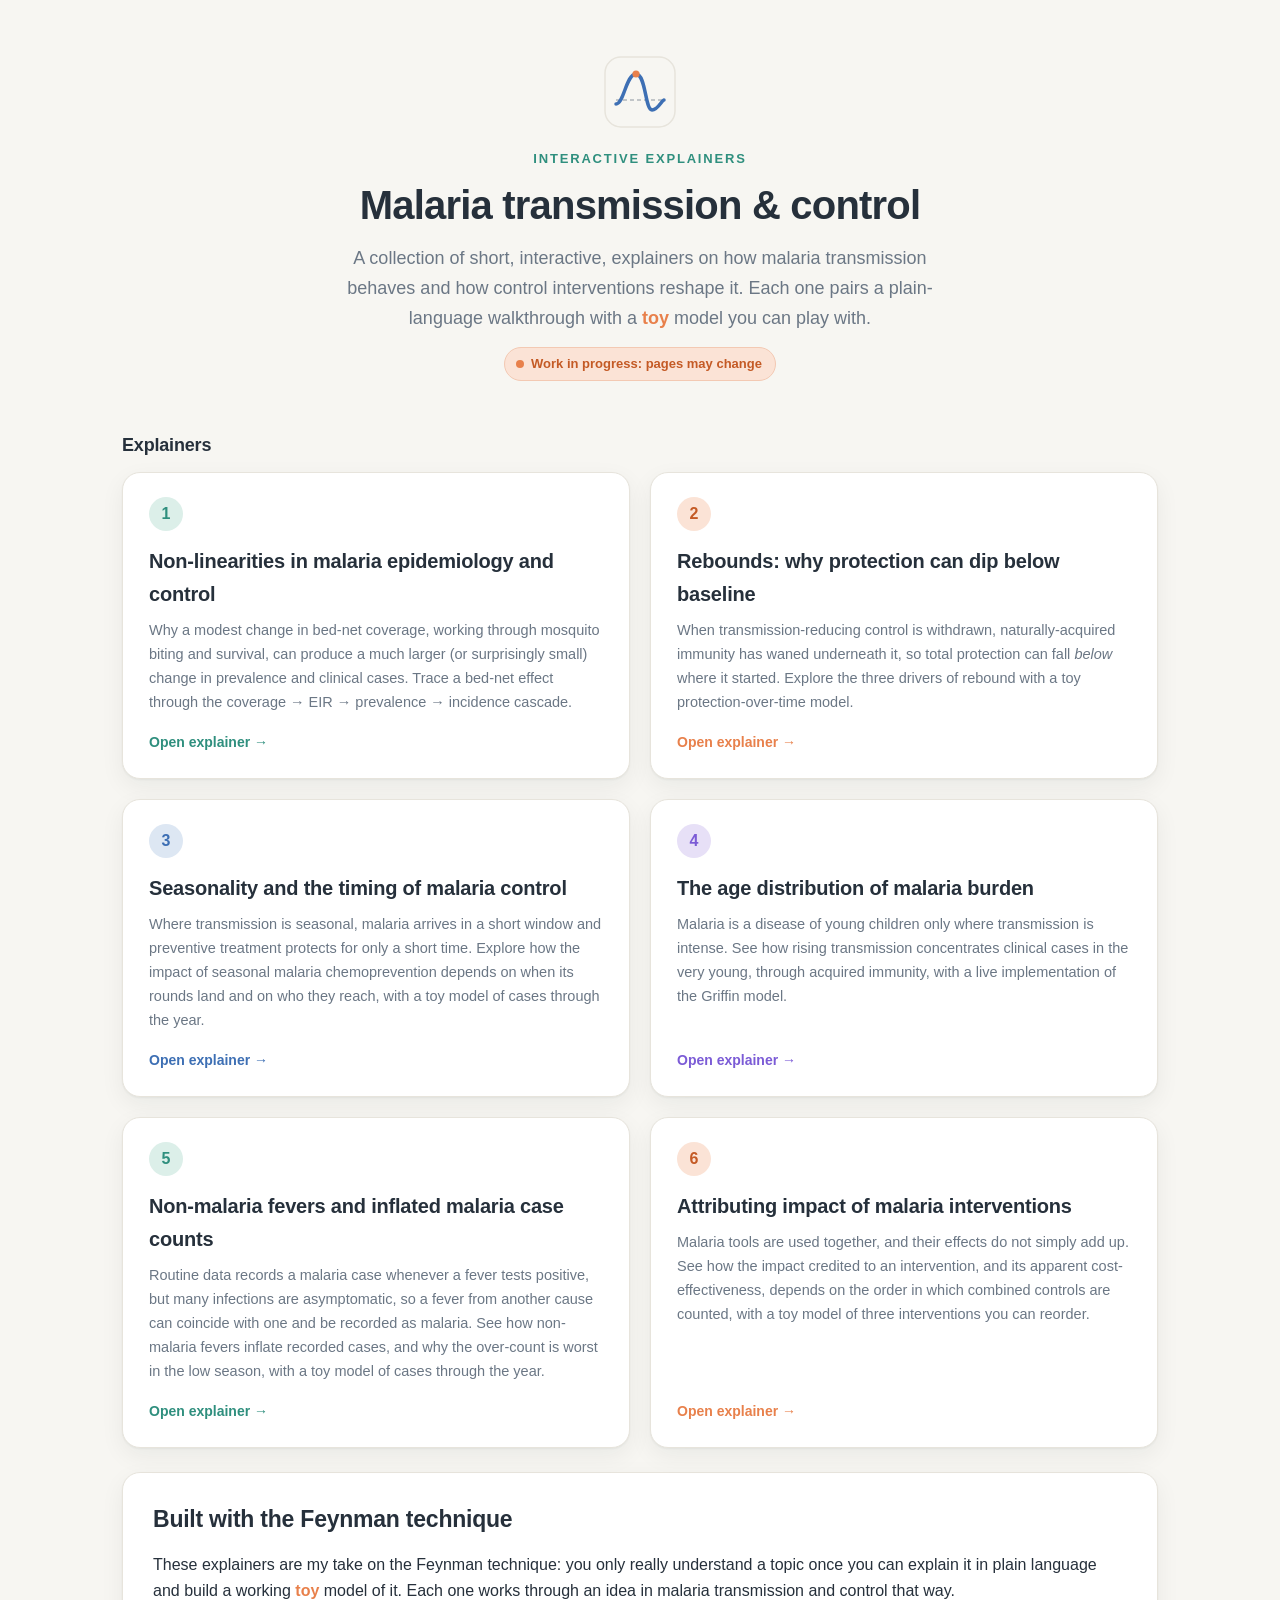
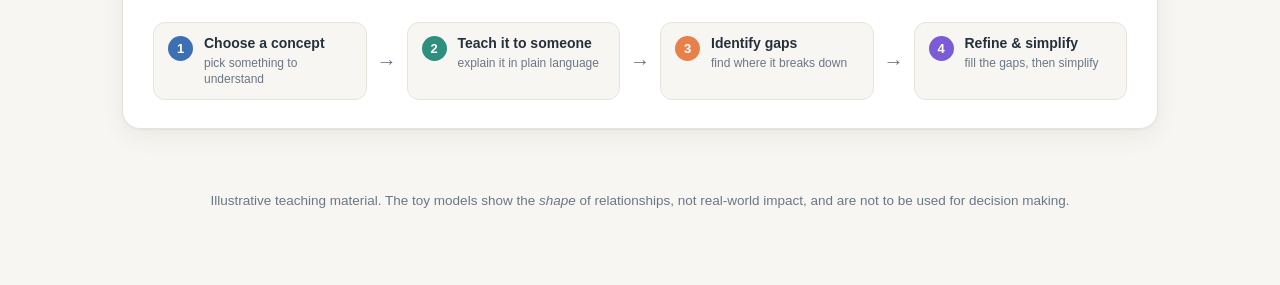
<file: index.html>
<!DOCTYPE html>
<html lang="en">
<head>
<meta charset="UTF-8">
<meta name="viewport" content="width=device-width, initial-scale=1.0">
<title>Malaria modelling explainers</title>
<link rel="icon" href="favicon.svg" type="image/svg+xml">
<link rel="stylesheet" href="styles.css">
<!-- GoatCounter: privacy-friendly, cookieless visitor counts -->
<script data-goatcounter="https://pwinskill.goatcounter.com/count"
        async src="//gc.zgo.at/count.js"></script>
</head>
<body>

<header class="hero">
  <svg class="hero-logo" viewBox="0 0 72 72" role="img" aria-label="Malaria explainers logo: a curve rising to a peak then dipping below a baseline">
    <rect x="1" y="1" width="70" height="70" rx="16" fill="none" stroke="var(--line)" stroke-width="1.5"/>
    <line x1="12" y1="44" x2="60" y2="44" stroke="var(--muted)" stroke-width="1.5" stroke-dasharray="4 3" opacity=".5"/>
    <path d="M12,48 C20,48 22,18 32,18 C42,18 41,54 48,54 C54,54 58,44 60,44" fill="none" stroke="var(--blue)" stroke-width="3.5" stroke-linecap="round"/>
    <circle cx="32" cy="18" r="3.6" fill="var(--warm)"/>
  </svg>
  <p class="kicker">Interactive explainers</p>
  <h1>Malaria transmission &amp; control</h1>
  <p class="lede">A collection of short, interactive, explainers on how malaria transmission behaves and how control interventions reshape it. Each one pairs a plain-language walkthrough with a <strong style="color:var(--warm)">toy</strong> model you can play with.</p>
  <a class="wip-badge" href="https://github.com/pwinskill/malaria-explainers/commits/main" target="_blank" rel="noopener" title="These explainers are actively being worked on, see the latest changes on GitHub">
    <span class="dot" aria-hidden="true"></span>Work in progress: pages may change
  </a>
</header>

<div class="wrapwide">

  <h2 class="lessons-h">Explainers</h2>
  <div class="lessons">

    <a class="lesson-card" href="nonlinearities.html">
      <div class="lc-num">1</div>
      <h2>Non-linearities in malaria epidemiology and control</h2>
      <p>Why a modest change in bed-net coverage, working through mosquito biting and survival, can produce a much larger (or surprisingly small) change in prevalence and clinical cases. Trace a bed-net effect through the coverage → EIR → prevalence → incidence cascade.</p>
      <span class="go">Open explainer →</span>
    </a>

    <a class="lesson-card warm" href="rebounds.html">
      <div class="lc-num">2</div>
      <h2>Rebounds: why protection can dip below baseline</h2>
      <p>When transmission-reducing control is withdrawn, naturally-acquired immunity has waned underneath it, so total protection can fall <em>below</em> where it started. Explore the three drivers of rebound with a toy protection-over-time model.</p>
      <span class="go">Open explainer →</span>
    </a>

    <a class="lesson-card blue" href="seasonality.html">
      <div class="lc-num">3</div>
      <h2>Seasonality and the timing of malaria control</h2>
      <p>Where transmission is seasonal, malaria arrives in a short window and preventive treatment protects for only a short time. Explore how the impact of seasonal malaria chemoprevention depends on when its rounds land and on who they reach, with a toy model of cases through the year.</p>
      <span class="go">Open explainer →</span>
    </a>

    <a class="lesson-card clin" href="age-distribution.html">
      <div class="lc-num">4</div>
      <h2>The age distribution of malaria burden</h2>
      <p>Malaria is a disease of young children only where transmission is intense. See how rising transmission concentrates clinical cases in the very young, through acquired immunity, with a live implementation of the Griffin model.</p>
      <span class="go">Open explainer →</span>
    </a>

    <a class="lesson-card" href="nmf.html">
      <div class="lc-num">5</div>
      <h2>Non-malaria fevers and inflated malaria case counts</h2>
      <p>Routine data records a malaria case whenever a fever tests positive, but many infections are asymptomatic, so a fever from another cause can coincide with one and be recorded as malaria. See how non-malaria fevers inflate recorded cases, and why the over-count is worst in the low season, with a toy model of cases through the year.</p>
      <span class="go">Open explainer →</span>
    </a>

    <a class="lesson-card warm" href="attribution.html">
      <div class="lc-num">6</div>
      <h2>Attributing impact of malaria interventions</h2>
      <p>Malaria tools are used together, and their effects do not simply add up. See how the impact credited to an intervention, and its apparent cost-effectiveness, depends on the order in which combined controls are counted, with a toy model of three interventions you can reorder.</p>
      <span class="go">Open explainer →</span>
    </a>

  </div>

  <section class="card" style="margin-top:24px">
    <h2>Built with the Feynman technique</h2>
    <p>These explainers are my take on the Feynman technique: you only really understand a topic once you can explain it in plain language and build a working <strong style="color:var(--warm)">toy</strong> model of it. Each one works through an idea in malaria transmission and control that way.</p>
    <div class="feynman">
      <div class="fstep"><span class="fnum" style="background:var(--blue)">1</span><div><b>Choose a concept</b><span>pick something to understand</span></div></div>
      <div class="farrow">→</div>
      <div class="fstep"><span class="fnum" style="background:var(--accent)">2</span><div><b>Teach it to someone</b><span>explain it in plain language</span></div></div>
      <div class="farrow">→</div>
      <div class="fstep"><span class="fnum" style="background:var(--warm)">3</span><div><b>Identify gaps</b><span>find where it breaks down</span></div></div>
      <div class="farrow">→</div>
      <div class="fstep"><span class="fnum" style="background:var(--clin)">4</span><div><b>Refine &amp; simplify</b><span>fill the gaps, then simplify</span></div></div>
    </div>
  </section>
</div>

<footer>
  <p>Illustrative teaching material. The toy models show the <em>shape</em> of relationships, not real-world impact, and are not to be used for decision making.</p>
</footer>

</body>
</html>
</file>
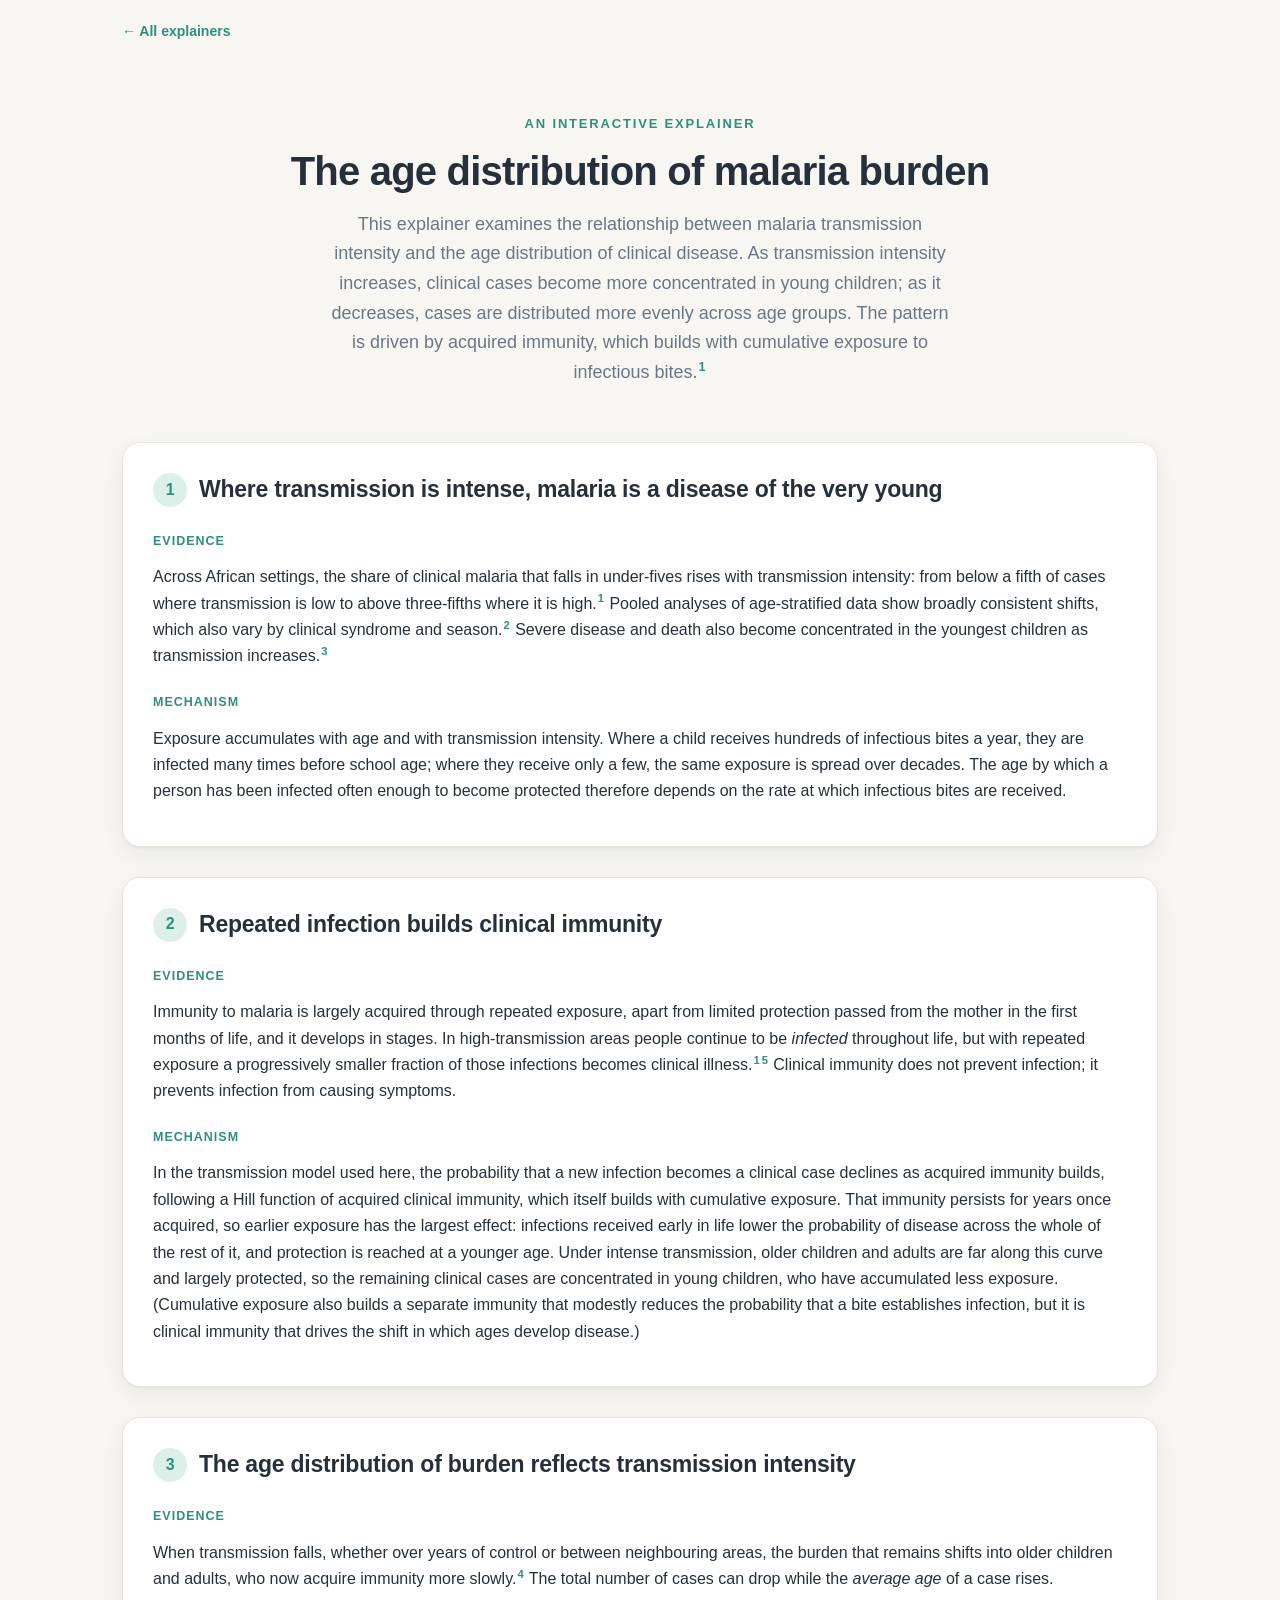
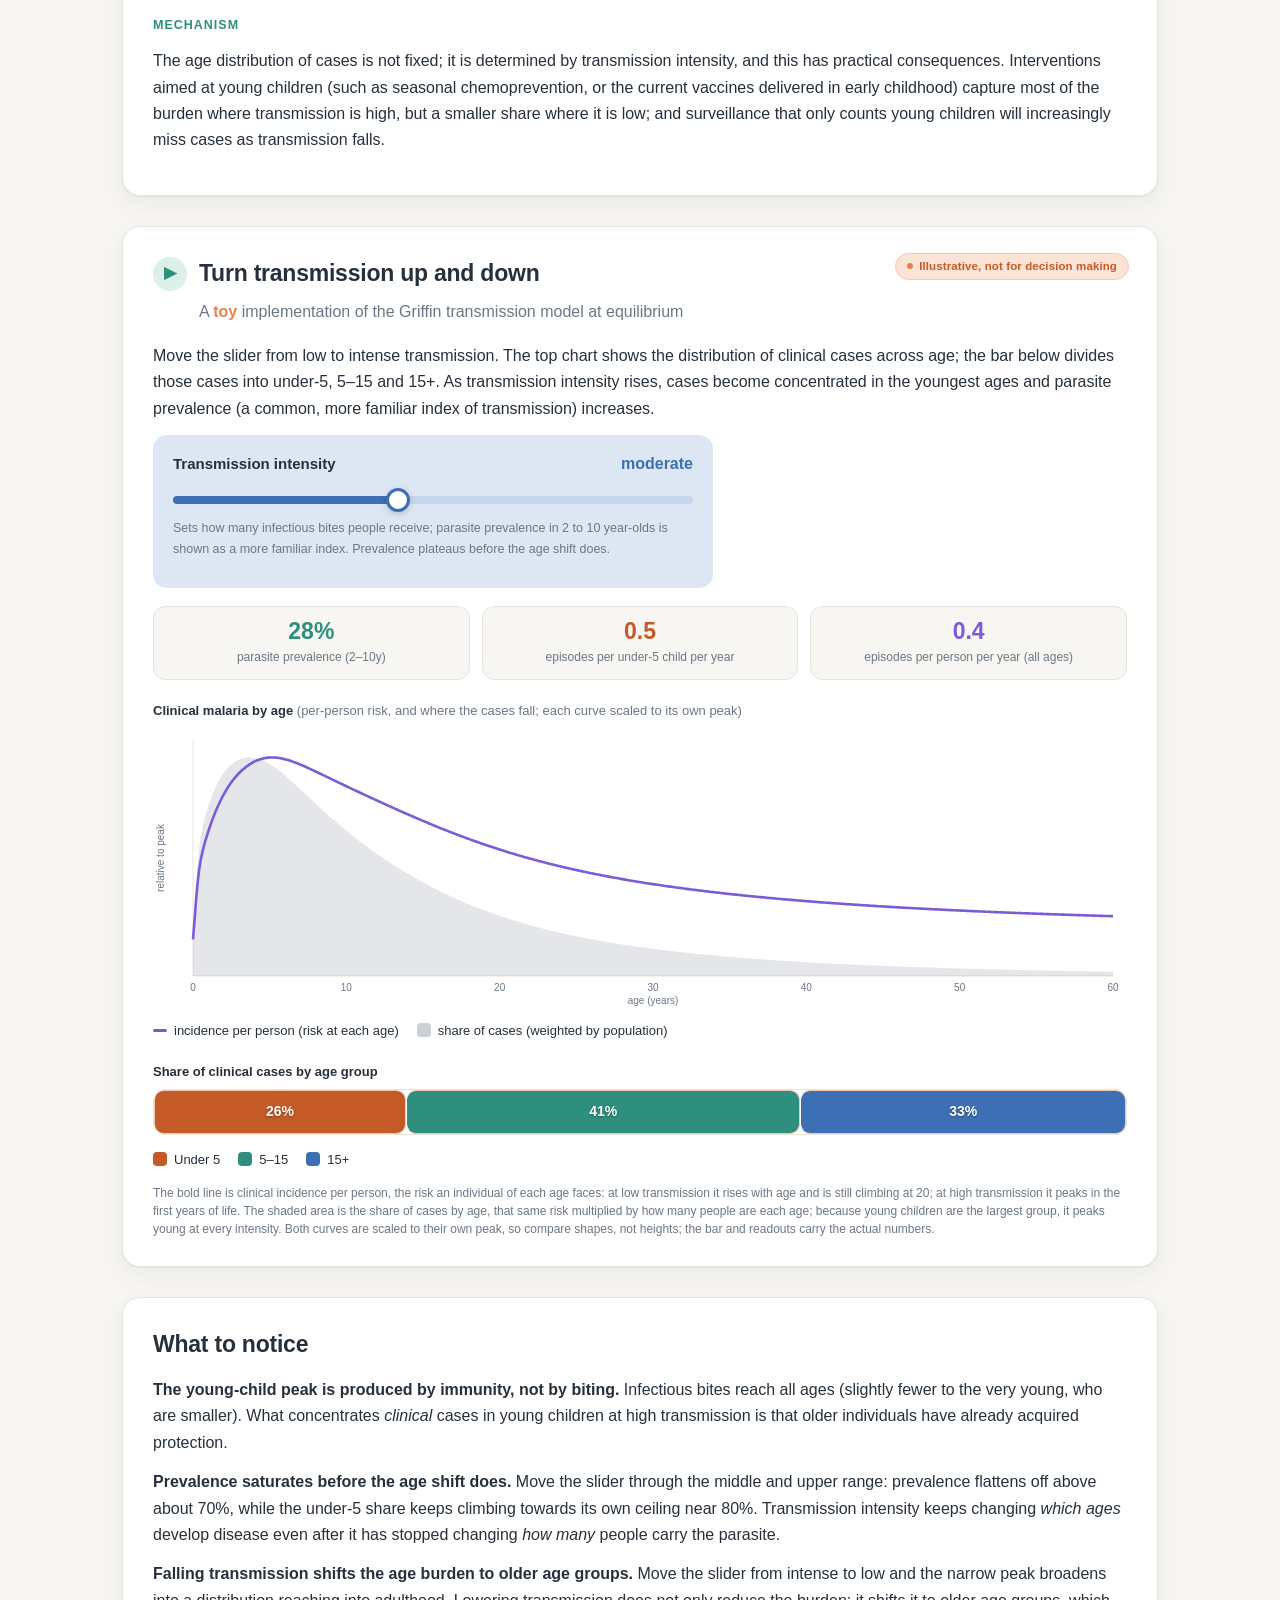
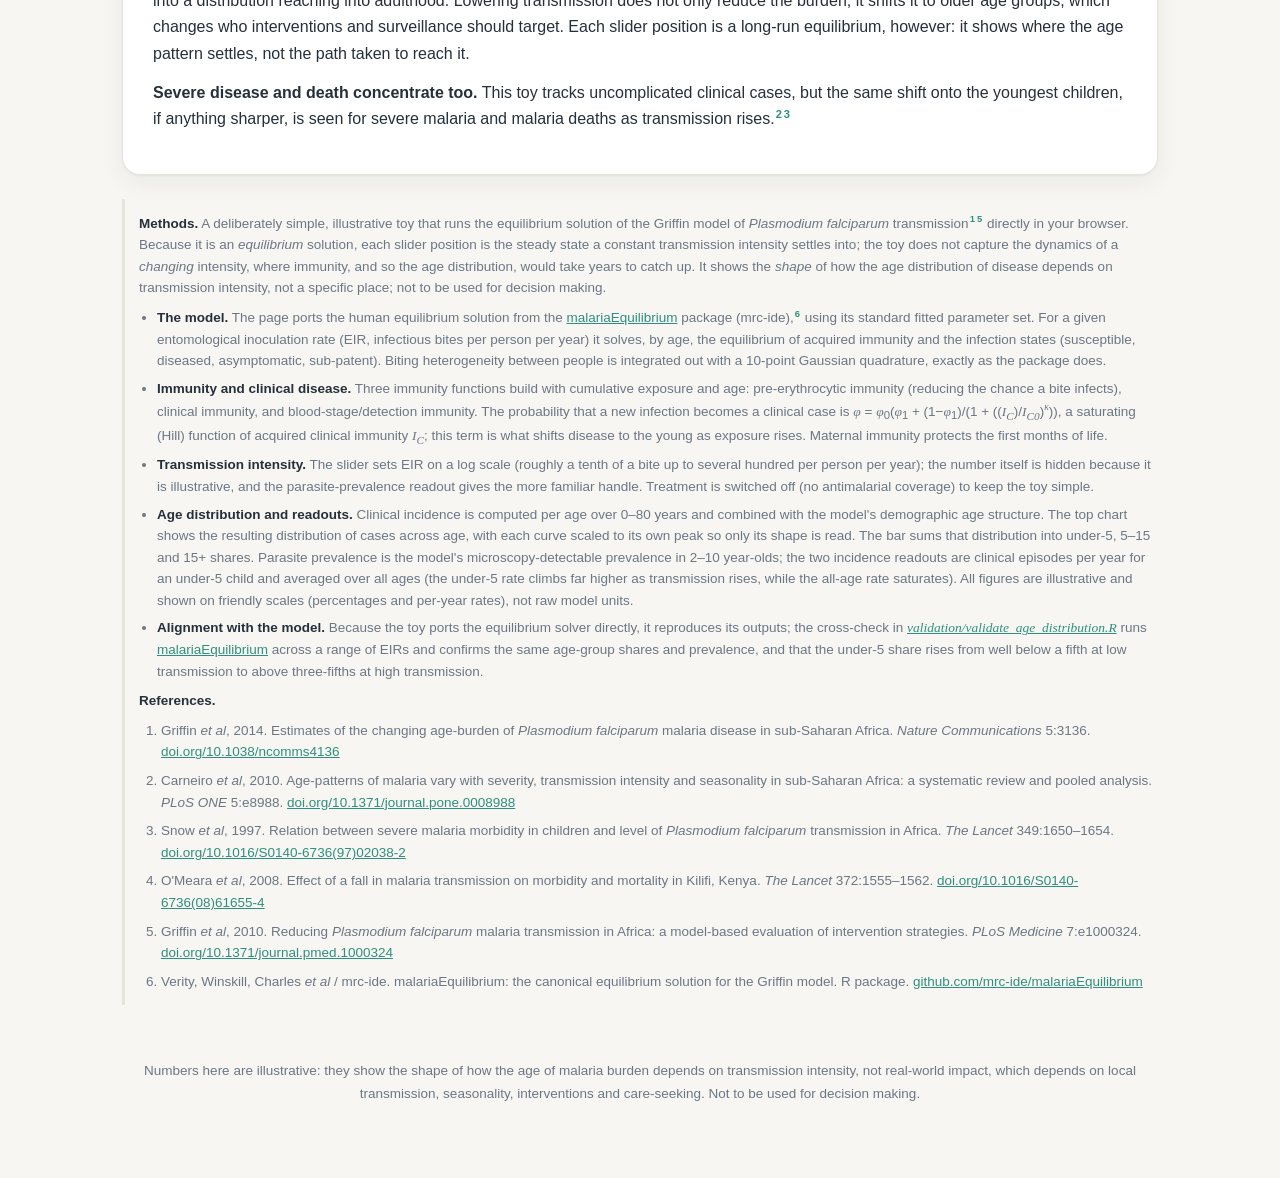
<file: age-distribution.html>
<!DOCTYPE html>
<html lang="en">
<head>
<meta charset="UTF-8">
<meta name="viewport" content="width=device-width, initial-scale=1.0">
<title>The age distribution of malaria burden</title>
<link rel="icon" href="favicon.svg" type="image/svg+xml">
<link rel="stylesheet" href="styles.css">
<!-- GoatCounter: privacy-friendly, cookieless visitor counts -->
<script data-goatcounter="https://pwinskill.goatcounter.com/count"
        async src="//gc.zgo.at/count.js"></script>
</head>
<body>

<nav class="crumb"><a href="index.html">← All explainers</a></nav>

<header class="hero">
  <p class="kicker">An interactive explainer</p>
  <h1>The age distribution of malaria burden</h1>
  <p class="lede">This explainer examines the relationship between malaria transmission intensity and the age distribution of clinical disease. As transmission intensity increases, clinical cases become more concentrated in young children; as it decreases, cases are distributed more evenly across age groups. The pattern is driven by acquired immunity, which builds with cumulative exposure to infectious bites.<sup class="cite"><a href="#ref1">1</a></sup></p>
</header>

<div class="wrapwide">

  <!-- CONCEPT 1 -->
  <section class="card">
    <h2><span class="num">1</span> Where transmission is intense, malaria is a disease of the very young</h2>

    <h3>Evidence</h3>
    <p>Across African settings, the share of clinical malaria that falls in under-fives rises with transmission intensity: from below a fifth of cases where transmission is low to above three-fifths where it is high.<sup class="cite"><a href="#ref1">1</a></sup> Pooled analyses of age-stratified data show broadly consistent shifts, which also vary by clinical syndrome and season.<sup class="cite"><a href="#ref2">2</a></sup> Severe disease and death also become concentrated in the youngest children as transmission increases.<sup class="cite"><a href="#ref3">3</a></sup></p>

    <h3>Mechanism</h3>
    <p>Exposure accumulates with age and with transmission intensity. Where a child receives hundreds of infectious bites a year, they are infected many times before school age; where they receive only a few, the same exposure is spread over decades. The age by which a person has been infected often enough to become protected therefore depends on the rate at which infectious bites are received.</p>
  </section>

  <!-- CONCEPT 2 -->
  <section class="card">
    <h2><span class="num">2</span> Repeated infection builds clinical immunity</h2>

    <h3>Evidence</h3>
    <p>Immunity to malaria is largely acquired through repeated exposure, apart from limited protection passed from the mother in the first months of life, and it develops in stages. In high-transmission areas people continue to be <em>infected</em> throughout life, but with repeated exposure a progressively smaller fraction of those infections becomes clinical illness.<sup class="cite"><a href="#ref1">1</a></sup><sup class="cite"><a href="#ref5">5</a></sup> Clinical immunity does not prevent infection; it prevents infection from causing symptoms.</p>

    <h3>Mechanism</h3>
    <p>In the transmission model used here, the probability that a new infection becomes a clinical case declines as acquired immunity builds, following a Hill function of acquired clinical immunity, which itself builds with cumulative exposure. That immunity persists for years once acquired, so earlier exposure has the largest effect: infections received early in life lower the probability of disease across the whole of the rest of it, and protection is reached at a younger age. Under intense transmission, older children and adults are far along this curve and largely protected, so the remaining clinical cases are concentrated in young children, who have accumulated less exposure. (Cumulative exposure also builds a separate immunity that modestly reduces the probability that a bite establishes infection, but it is clinical immunity that drives the shift in which ages develop disease.)</p>
  </section>

  <!-- CONCEPT 3 -->
  <section class="card">
    <h2><span class="num">3</span> The age distribution of burden reflects transmission intensity</h2>

    <h3>Evidence</h3>
    <p>When transmission falls, whether over years of control or between neighbouring areas, the burden that remains shifts into older children and adults, who now acquire immunity more slowly.<sup class="cite"><a href="#ref4">4</a></sup> The total number of cases can drop while the <em>average age</em> of a case rises.</p>

    <h3>Mechanism</h3>
    <p>The age distribution of cases is not fixed; it is determined by transmission intensity, and this has practical consequences. Interventions aimed at young children (such as seasonal chemoprevention, or the current vaccines delivered in early childhood) capture most of the burden where transmission is high, but a smaller share where it is low; and surveillance that only counts young children will increasingly miss cases as transmission falls.</p>
  </section>
</div>

<!-- INTERACTIVE TOY MODEL -->
<div class="wrapwide">
  <section class="card toy">
    <span class="toy-tag" title="This is an illustrative teaching model, not calibrated to any setting. Not for real-world decisions.">Illustrative, not for decision making</span>
    <h2><span class="num" aria-hidden="true">▶</span> Turn transmission up and down</h2>
    <p class="sub">A <strong style="color:var(--warm)">toy</strong> implementation of the Griffin transmission model at equilibrium</p>
    <p>Move the slider from low to intense transmission. The top chart shows the distribution of clinical cases across age; the bar below divides those cases into under-5, 5–15 and 15+. As transmission intensity rises, cases become concentrated in the youngest ages and parasite prevalence (a common, more familiar index of transmission) increases.</p>

    <div class="controls" style="grid-template-columns:1fr;max-width:560px">
      <div class="slider-block intensity">
        <div class="slider-top"><span class="label">Transmission intensity</span><span class="val" id="vIntensity">moderate</span></div>
        <input type="range" id="intensity" min="0" max="100" value="43" step="1" aria-label="Transmission intensity, from low to intense">
        <p class="slider-sub muted">Sets how many infectious bites people receive; parasite prevalence in 2 to 10 year-olds is shown as a more familiar index. Prevalence plateaus before the age shift does.</p>
      </div>
    </div>
    <div class="readouts">
      <div class="readout"><div class="v" id="rPfPR" style="color:var(--accent)">–</div><div class="l">parasite prevalence (2–10y)</div></div>
      <div class="readout"><div class="v" id="rIncU5" style="color:#c45a25">–</div><div class="l">episodes per under-5 child per year</div></div>
      <div class="readout"><div class="v" id="rInc" style="color:var(--clin)">–</div><div class="l">episodes per person per year (all ages)</div></div>
    </div>

    <p class="chart-label">Clinical malaria by age <span class="muted">(per-person risk, and where the cases fall; each curve scaled to its own peak)</span></p>
    <canvas id="ageChart" height="280" aria-label="Clinical malaria by age: the per-person incidence rate and the distribution of cases, as transmission intensity changes"></canvas>
    <div class="rb-legend">
      <span><i style="background:var(--clin);height:3px;align-self:center"></i> incidence per person (risk at each age)</span>
      <span><i style="background:var(--muted);opacity:.35"></i> share of cases (weighted by population)</span>
    </div>

    <p class="chart-label" style="margin-top:20px">Share of clinical cases by age group</p>
    <div class="agebar" id="ageBar" role="img" aria-label="Share of clinical cases in each age group">
      <div class="seg u5" id="segU5"></div>
      <div class="seg mid" id="segMid"></div>
      <div class="seg ad" id="segAd"></div>
    </div>
    <div class="rb-legend">
      <span><i style="background:#c45a25"></i> Under 5</span>
      <span><i style="background:var(--accent)"></i> 5–15</span>
      <span><i style="background:var(--blue)"></i> 15+</span>
    </div>
    <div class="sr-only" id="srLive" aria-live="polite" aria-atomic="true"></div>

    <p class="pcap" style="margin-top:14px">The bold line is clinical incidence per person, the risk an individual of each age faces: at low transmission it rises with age and is still climbing at 20; at high transmission it peaks in the first years of life. The shaded area is the share of cases by age, that same risk multiplied by how many people are each age; because young children are the largest group, it peaks young at every intensity. Both curves are scaled to their own peak, so compare shapes, not heights; the bar and readouts carry the actual numbers.</p>
  </section>
</div>

<div class="wrapwide">
  <section class="card">
    <h2>What to notice</h2>
    <p><strong>The young-child peak is produced by immunity, not by biting.</strong> Infectious bites reach all ages (slightly fewer to the very young, who are smaller). What concentrates <em>clinical</em> cases in young children at high transmission is that older individuals have already acquired protection.</p>
    <p><strong>Prevalence saturates before the age shift does.</strong> Move the slider through the middle and upper range: prevalence flattens off above about 70%, while the under-5 share keeps climbing towards its own ceiling near 80%. Transmission intensity keeps changing <em>which ages</em> develop disease even after it has stopped changing <em>how many</em> people carry the parasite.</p>
    <p><strong>Falling transmission shifts the age burden to older age groups.</strong> Move the slider from intense to low and the narrow peak broadens into a distribution reaching into adulthood. Lowering transmission does not only reduce the burden; it shifts it to older age groups, which changes who interventions and surveillance should target. Each slider position is a long-run equilibrium, however: it shows where the age pattern settles, not the path taken to reach it.</p>
    <p><strong>Severe disease and death concentrate too.</strong> This toy tracks uncomplicated clinical cases, but the same shift onto the youngest children, if anything sharper, is seen for severe malaria and malaria deaths as transmission rises.<sup class="cite"><a href="#ref2">2</a></sup><sup class="cite"><a href="#ref3">3</a></sup></p>
  </section>

  <div class="note">
    <p><strong>Methods.</strong> A deliberately simple, illustrative toy that runs the equilibrium solution of the Griffin model of <em>Plasmodium falciparum</em> transmission<sup class="cite"><a href="#ref1">1</a></sup><sup class="cite"><a href="#ref5">5</a></sup> directly in your browser. Because it is an <em>equilibrium</em> solution, each slider position is the steady state a constant transmission intensity settles into; the toy does not capture the dynamics of a <em>changing</em> intensity, where immunity, and so the age distribution, would take years to catch up. It shows the <em>shape</em> of how the age distribution of disease depends on transmission intensity, not a specific place; not to be used for decision making.</p>
    <ul>
      <li><strong>The model.</strong> The page ports the human equilibrium solution from the <a href="https://github.com/mrc-ide/malariaEquilibrium" target="_blank" rel="noopener">malariaEquilibrium</a> package (mrc-ide),<sup class="cite"><a href="#ref6">6</a></sup> using its standard fitted parameter set. For a given entomological inoculation rate (EIR, infectious bites per person per year) it solves, by age, the equilibrium of acquired immunity and the infection states (susceptible, diseased, asymptomatic, sub-patent). Biting heterogeneity between people is integrated out with a 10-point Gaussian quadrature, exactly as the package does.</li>
      <li><strong>Immunity and clinical disease.</strong> Three immunity functions build with cumulative exposure and age: pre-erythrocytic immunity (reducing the chance a bite infects), clinical immunity, and blood-stage/detection immunity. The probability that a new infection becomes a clinical case is <span class="var">φ</span> = <span class="var">φ</span><sub>0</sub>(<span class="var">φ</span><sub>1</sub> + (1−<span class="var">φ</span><sub>1</sub>)/(1 + ((<span class="var">I<sub>C</sub></span>)/<span class="var">I<sub>C0</sub></span>)<sup><span class="var">κ</span></sup>)), a saturating (Hill) function of acquired clinical immunity <span class="var">I<sub>C</sub></span>; this term is what shifts disease to the young as exposure rises. Maternal immunity protects the first months of life.</li>
      <li><strong>Transmission intensity.</strong> The slider sets EIR on a log scale (roughly a tenth of a bite up to several hundred per person per year); the number itself is hidden because it is illustrative, and the parasite-prevalence readout gives the more familiar handle. Treatment is switched off (no antimalarial coverage) to keep the toy simple.</li>
      <li><strong>Age distribution and readouts.</strong> Clinical incidence is computed per age over 0–80 years and combined with the model's demographic age structure. The top chart shows the resulting distribution of cases across age, with each curve scaled to its own peak so only its shape is read. The bar sums that distribution into under-5, 5–15 and 15+ shares. Parasite prevalence is the model's microscopy-detectable prevalence in 2–10 year-olds; the two incidence readouts are clinical episodes per year for an under-5 child and averaged over all ages (the under-5 rate climbs far higher as transmission rises, while the all-age rate saturates). All figures are illustrative and shown on friendly scales (percentages and per-year rates), not raw model units.</li>
      <li><strong>Alignment with the model.</strong> Because the toy ports the equilibrium solver directly, it reproduces its outputs; the cross-check in <a href="validation/validate_age_distribution.R" target="_blank" rel="noopener"><span class="var">validation/validate_age_distribution.R</span></a> runs <a href="https://github.com/mrc-ide/malariaEquilibrium" target="_blank" rel="noopener">malariaEquilibrium</a> across a range of EIRs and confirms the same age-group shares and prevalence, and that the under-5 share rises from well below a fifth at low transmission to above three-fifths at high transmission.</li>
    </ul>
    <p><strong>References.</strong></p>
    <ol class="refs">
      <li id="ref1">Griffin <em>et al</em>, 2014. Estimates of the changing age-burden of <em>Plasmodium falciparum</em> malaria disease in sub-Saharan Africa. <em>Nature Communications</em> 5:3136. <a href="https://doi.org/10.1038/ncomms4136" target="_blank" rel="noopener">doi.org/10.1038/ncomms4136</a></li>
      <li id="ref2">Carneiro <em>et al</em>, 2010. Age-patterns of malaria vary with severity, transmission intensity and seasonality in sub-Saharan Africa: a systematic review and pooled analysis. <em>PLoS ONE</em> 5:e8988. <a href="https://doi.org/10.1371/journal.pone.0008988" target="_blank" rel="noopener">doi.org/10.1371/journal.pone.0008988</a></li>
      <li id="ref3">Snow <em>et al</em>, 1997. Relation between severe malaria morbidity in children and level of <em>Plasmodium falciparum</em> transmission in Africa. <em>The Lancet</em> 349:1650–1654. <a href="https://doi.org/10.1016/S0140-6736(97)02038-2" target="_blank" rel="noopener">doi.org/10.1016/S0140-6736(97)02038-2</a></li>
      <li id="ref4">O'Meara <em>et al</em>, 2008. Effect of a fall in malaria transmission on morbidity and mortality in Kilifi, Kenya. <em>The Lancet</em> 372:1555–1562. <a href="https://doi.org/10.1016/S0140-6736(08)61655-4" target="_blank" rel="noopener">doi.org/10.1016/S0140-6736(08)61655-4</a></li>
      <li id="ref5">Griffin <em>et al</em>, 2010. Reducing <em>Plasmodium falciparum</em> malaria transmission in Africa: a model-based evaluation of intervention strategies. <em>PLoS Medicine</em> 7:e1000324. <a href="https://doi.org/10.1371/journal.pmed.1000324" target="_blank" rel="noopener">doi.org/10.1371/journal.pmed.1000324</a></li>
      <li id="ref6">Verity, Winskill, Charles <em>et al</em> / mrc-ide. malariaEquilibrium: the canonical equilibrium solution for the Griffin model. R package. <a href="https://github.com/mrc-ide/malariaEquilibrium" target="_blank" rel="noopener">github.com/mrc-ide/malariaEquilibrium</a></li>
    </ol>
  </div>

  <footer>
    <p>Numbers here are illustrative: they show the shape of how the age of malaria burden depends on transmission intensity, not real-world impact, which depends on local transmission, seasonality, interventions and care-seeking. Not to be used for decision making.</p>
  </footer>
</div>

<script>
// ---------- Griffin model, human equilibrium (illustrative port of mrc-ide/malariaEquilibrium) ----------
// For a given EIR, solve by age the equilibrium of acquired immunity and infection states, then read off
// the clinical-incidence-by-age (inc), microscopy prevalence (pos_M) and demographic age structure (prop).
// Heterogeneity in biting between people is integrated out with a 10-point Gaussian quadrature, exactly as
// human_equilibrium() does around human_equilibrium_no_het(). Parameters are the package's fitted set.
const P = {
  eta:1.304631e-04, rho:0.85, a0:2920, s2:1.67,
  rA:0.005, rD:0.2, rU:0.00909091, rP:0.04, rT:0.2,
  d1:0.161, dd:3650, ID0:1.58, kd:0.477, ud:9.45, ad0:7993.5, fd0:0.0071, gd:4.81,
  b0:0.59, b1:0.5, db:3650, IB0:43.9, kb:2.16, ub:7.2,
  phi0:0.792, phi1:0.00074, dc:10950, IC0:18, kc:2.37, uc:6.06,
  PM:0.774, dm:67.7
};
// gq_normal(10): standard-normal Gauss quadrature nodes/weights (weights sum to 1)
const GH_NODES = [-4.8594628,-3.5818235,-2.4843258,-1.4659891,-0.4849357,0.4849357,1.4659891,2.4843258,3.5818235,4.8594628];
const GH_WEIGHTS = [4.310653e-06,7.580709e-04,1.911158e-02,1.354837e-01,3.446423e-01,3.446423e-01,1.354837e-01,1.911158e-02,7.580709e-04,4.310653e-06];

const FT = 0;                                   // treatment coverage (off, for a simple toy)
const AGE = [];                                 // age grid in years, uniform 0.1y from 0 to 80
// fine grid so the sharp young-age peak at high intensity draws smoothly. NB: it must stay in
// step with validation/validate_age_distribution.R (seq(0,80,0.1)): the equilibrium is
// grid-dependent, so the R cross-check only matches on the same grid.
for(let a = 0; a <= 80.0001; a += 0.1) AGE.push(+a.toFixed(2));
const NAGE = AGE.length, AW = 0.1;              // number of ages, band width (years)
const AGE_MAX = 60;                             // chart x-extent and peak-search cap (cases negligible beyond)

// pre-compute the age-only structure that does not depend on EIR: aging rates r, population fractions prop,
// midpoints, relative biting psi, maternal-immunity kernel, and the age-20 index
const AGE_D = AGE.map(a => a * 365);
const rAge = new Array(NAGE), prop = new Array(NAGE), midD = new Array(NAGE), psi = new Array(NAGE);
for(let i = 0; i < NAGE; i++){
  rAge[i] = (i === NAGE - 1) ? 0 : 1 / (AGE_D[i + 1] - AGE_D[i]);
  prop[i] = (i === 0) ? P.eta / (rAge[0] + P.eta) : prop[i - 1] * rAge[i - 1] / (rAge[i] + P.eta);
  midD[i] = (i === NAGE - 1) ? AGE_D[i] : (AGE_D[i] + AGE_D[i + 1]) / 2;
  psi[i]  = 1 - P.rho * Math.exp(-midD[i] / P.a0);
}
let age20 = 0, best20 = Infinity;
for(let i = 0; i < NAGE; i++){ const d = Math.abs(midD[i] - 20 * 365); if(d < best20){ best20 = d; age20 = i; } }

// human_equilibrium_no_het: returns per-age inc (clinical cases / total-pop / day) and pos_M (prevalence)
function noHet(EIRyr){
  const eir = EIRyr / 365;
  const ICA = new Array(NAGE), FOI = new Array(NAGE), q = new Array(NAGE), phi = new Array(NAGE);
  let IB = 0, IC = 0, ID = 0;
  for(let i = 0; i < NAGE; i++){
    const re = rAge[i] + P.eta;
    const eps = eir * psi[i];
    IB = (eps / (eps * P.ub + 1) + re * IB) / (1 / P.db + re);
    const b = P.b0 * (P.b1 + (1 - P.b1) / (1 + Math.pow(IB / P.IB0, P.kb)));
    FOI[i] = b * eps;
    IC = (FOI[i] / (FOI[i] * P.uc + 1) + re * IC) / (1 / P.dc + re);
    ICA[i] = IC;
    ID = (FOI[i] / (FOI[i] * P.ud + 1) + re * ID) / (1 / P.dd + re);
    const fd = 1 - (1 - P.fd0) / (1 + Math.pow(midD[i] / P.ad0, P.gd));
    q[i] = P.d1 + (1 - P.d1) / (1 + Math.pow(ID / P.ID0, P.kd) * fd);
  }
  const IM0 = ICA[age20] * P.PM;
  for(let i = 0; i < NAGE; i++){
    const ICM = (i === NAGE - 1) ? 0
      : IM0 * P.dm / (AGE_D[i + 1] - AGE_D[i]) * (Math.exp(-AGE_D[i] / P.dm) - Math.exp(-AGE_D[i + 1] / P.dm));
    phi[i] = P.phi0 * (P.phi1 + (1 - P.phi1) / (1 + Math.pow((ICA[i] + ICM) / P.IC0, P.kc)));
  }
  const inc = new Array(NAGE), posM = new Array(NAGE);
  const T = new Array(NAGE), D = new Array(NAGE), A = new Array(NAGE), U = new Array(NAGE), Pc = new Array(NAGE);
  for(let i = 0; i < NAGE; i++){
    const re = rAge[i] + P.eta;
    const betaT = P.rT + re, betaD = P.rD + re, betaA = FOI[i] * phi[i] + P.rA + re,
          betaU = FOI[i] + P.rU + re, betaP = P.rP + re;
    const aT = FT * phi[i] * FOI[i] / betaT;
    const aP = P.rT * aT / betaP;
    const aD = (1 - FT) * phi[i] * FOI[i] / betaD;
    const bT = i ? rAge[i - 1] * T[i - 1] / betaT : 0;
    const bD = i ? rAge[i - 1] * D[i - 1] / betaD : 0;
    const bP = i ? P.rT * bT + rAge[i - 1] * Pc[i - 1] / betaP : 0;
    const Y = (prop[i] - (bT + bD + bP)) / (1 + aT + aD + aP);
    T[i] = aT * Y + bT; D[i] = aD * Y + bD; Pc[i] = aP * Y + bP;
    const agedA = i ? rAge[i - 1] * A[i - 1] : 0;
    const agedU = i ? rAge[i - 1] * U[i - 1] : 0;
    A[i] = (agedA + (1 - phi[i]) * Y * FOI[i] + P.rD * D[i]) / (betaA + (1 - phi[i]) * FOI[i]);
    U[i] = (agedU + P.rA * A[i]) / betaU;
    posM[i] = D[i] + T[i] + A[i] * q[i];
    inc[i]  = Y * FOI[i] * phi[i];
  }
  return {inc, posM};
}

// human_equilibrium: average no-het over the biting-heterogeneity quadrature
function equilibrium(EIRyr){
  const inc = new Array(NAGE).fill(0), posM = new Array(NAGE).fill(0);
  for(let j = 0; j < GH_NODES.length; j++){
    const zeta = Math.exp(-P.s2 * 0.5 + Math.sqrt(P.s2) * GH_NODES[j]);
    const e = noHet(EIRyr * zeta), w = GH_WEIGHTS[j];
    for(let i = 0; i < NAGE; i++){ inc[i] += e.inc[i] * w; posM[i] += e.posM[i] * w; }
  }
  // aggregate the outputs the UI needs
  let total = 0, u5 = 0, mid = 0, ad = 0, pfNum = 0, pfDen = 0, propU5 = 0;
  for(let i = 0; i < NAGE; i++){
    total += inc[i];
    const a = AGE[i];
    if(a < 5){ u5 += inc[i]; propU5 += prop[i]; } else if(a < 15) mid += inc[i]; else ad += inc[i];
    if(a >= 2 && a < 10){ pfNum += posM[i]; pfDen += prop[i]; }
  }
  const inv = total > 0 ? 1 / total : 0;         // guard the (never-zero over the slider range) denominator
  const rate = inc.map((v, i) => prop[i] > 0 ? v / prop[i] : 0);  // per-person clinical incidence rate by age
  // peak ages (for the a11y summary), capped at AGE_MAX to skip the absorbing 80+ terminal band
  let peakAge = 0, peakV = 0, ratePeakAge = 0, ratePeakV = 0;
  for(let i = 0; i < NAGE; i++){
    if(AGE[i] > AGE_MAX) break;
    if(inc[i] > peakV){ peakV = inc[i]; peakAge = AGE[i]; }        // where the case distribution peaks
    if(rate[i] > ratePeakV){ ratePeakV = rate[i]; ratePeakAge = AGE[i]; }  // where per-person risk peaks
  }
  return {
    peakAge, ratePeakAge,
    dens: inc.map(v => v * inv / AW),            // case distribution: density per year of age, area = 1
    rate,                                        // per-person incidence rate by age (rises to ~20y at low EIR)
    shares: {u5: u5 * inv, mid: mid * inv, ad: ad * inv},
    pfpr: pfDen > 0 ? pfNum / pfDen : 0,
    incPerYear: total * 365,                      // all-age episodes per person per year
    incU5PerYear: propU5 > 0 ? u5 / propU5 * 365 : 0  // episodes per under-5 child per year
  };
}

// intensity slider (0..100) -> EIR on a log scale spanning [EIR_MIN, EIR_MAX]
// (EIR_MAX is the EIR at the top of the slider, i.e. at value = 100)
const EIR_MIN = 0.1, EIR_MAX = 512;
const eirFromSlider = v => EIR_MIN * Math.pow(EIR_MAX / EIR_MIN, v / 100);
function intensityLabel(pfpr){
  return pfpr < 0.10 ? 'low' : pfpr < 0.35 ? 'moderate' : pfpr < 0.60 ? 'high' : 'intense';
}

// ---------- canvas helpers (match the other explainers) ----------
function css(v){ return getComputedStyle(document.documentElement).getPropertyValue(v).trim(); }
function setup(canvas){
  if(!canvas) return null;
  const dpr = window.devicePixelRatio || 1;
  if(!canvas.dataset.h) canvas.dataset.h = canvas.getAttribute('height') || 280;
  const H = +canvas.dataset.h;
  const W = canvas.getBoundingClientRect().width;
  if(!W) return null;
  canvas.style.height = H + 'px';
  canvas.width = Math.round(W * dpr);
  canvas.height = Math.round(H * dpr);
  const ctx = canvas.getContext('2d');
  ctx.setTransform(dpr, 0, 0, dpr, 0, 0);
  ctx.clearRect(0, 0, W, H);
  return {ctx, W, H};
}

function drawAges(res){
  const c = document.getElementById('ageChart');
  const s = setup(c); if(!s) return;
  const {ctx, W, H} = s;
  const padL = 40, padR = 14, padT = 14, padB = 30;
  const plotW = W - padL - padR, plotH = H - padT - padB;
  // two curves, each scaled to its own peak (within the plotted range) so both fill the chart and
  // their shapes are directly comparable: the demographically-weighted case distribution always
  // peaks young; the per-person incidence rate rises to ~20y at low transmission (the Griffin shape).
  let peakD = 0, peakR = 0;
  for(let i = 0; i < NAGE && AGE[i] <= AGE_MAX; i++){ if(res.dens[i] > peakD) peakD = res.dens[i]; if(res.rate[i] > peakR) peakR = res.rate[i]; }
  peakD = peakD || 1; peakR = peakR || 1;
  const X = a => padL + a / AGE_MAX * plotW;
  const Y = v => padT + (1 - v / 1.08) * plotH;   // v is already scaled to [0,1] by its own peak

  // axis
  ctx.strokeStyle = css('--line'); ctx.lineWidth = 1;
  ctx.beginPath(); ctx.moveTo(padL, padT); ctx.lineTo(padL, padT + plotH); ctx.lineTo(padL + plotW, padT + plotH); ctx.stroke();

  // case distribution: neutral filled area ("where the cases fall", weighted by population)
  ctx.beginPath(); ctx.moveTo(X(0), Y(0));
  for(let i = 0; i < NAGE && AGE[i] <= AGE_MAX; i++) ctx.lineTo(X(AGE[i]), Y(res.dens[i] / peakD));
  ctx.lineTo(X(AGE_MAX), Y(0)); ctx.closePath();
  ctx.fillStyle = css('--muted'); ctx.globalAlpha = 0.18; ctx.fill(); ctx.globalAlpha = 1;
  // incidence per person: bold line ("risk at each age"); rises to ~20y at low transmission
  ctx.strokeStyle = css('--clin'); ctx.lineWidth = 2.6; ctx.lineJoin = 'round';
  ctx.beginPath();
  let started = false;
  for(let i = 0; i < NAGE && AGE[i] <= AGE_MAX; i++){ const xx = X(AGE[i]), yy = Y(res.rate[i] / peakR); started ? ctx.lineTo(xx, yy) : (ctx.moveTo(xx, yy), started = true); }
  ctx.stroke();

  // x labels
  ctx.fillStyle = css('--muted'); ctx.font = '10px -apple-system,Segoe UI,sans-serif'; ctx.textAlign = 'center';
  for(let a = 0; a <= AGE_MAX; a += 10) ctx.fillText(a, X(a), padT + plotH + 15);
  ctx.fillText('age (years)', (padL + W - padR) / 2, H - 2);
  // y title
  ctx.save(); ctx.translate(11, padT + plotH / 2); ctx.rotate(-Math.PI / 2);
  ctx.textAlign = 'center'; ctx.fillText('relative to peak', 0, 0); ctx.restore();
}

function drawBar(shares){
  const pct = f => Math.round(f * 100);
  const set = (id, f, name) => {
    const el = document.getElementById(id);
    el.style.width = (f * 100) + '%';
    el.textContent = f >= 0.08 ? pct(f) + '%' : '';   // hide the label on slivers; the title keeps it available
    el.title = name + ': ' + pct(f) + '%';
  };
  set('segU5', shares.u5, 'Under 5'); set('segMid', shares.mid, '5 to 15'); set('segAd', shares.ad, '15 and over');
  document.getElementById('ageBar').setAttribute('aria-label',
    'Share of clinical cases: ' + pct(shares.u5) + '% under 5, ' + pct(shares.mid) + '% aged 5 to 15, ' + pct(shares.ad) + '% 15 and over');
}

// ---------- wiring ----------
const intensity = document.getElementById('intensity');
function fillPct(el){ el.style.setProperty('--fill', ((el.value - el.min) / (el.max - el.min) * 100) + '%'); }
const peakAgeStr = a => a < 1 ? 'under 1 year' : 'about ' + Math.round(a) + ' years';

let announceTimer = null, lastRes = null;
function announce(res){
  clearTimeout(announceTimer);
  announceTimer = setTimeout(() => {
    // headline only, to stay brief on keyboard drags; the bar/canvas aria-labels carry the full breakdown
    document.getElementById('srLive').textContent =
      Math.round(res.pfpr * 100) + '% parasite prevalence; incidence per person peaks at ' + peakAgeStr(res.ratePeakAge) + '; ' +
      Math.round(res.shares.u5 * 100) + '% of cases in under-5s';
  }, 450);
}

function update(){
  fillPct(intensity);
  const res = equilibrium(eirFromSlider(+intensity.value));
  const lab = intensityLabel(res.pfpr);
  document.getElementById('vIntensity').textContent = lab;
  intensity.setAttribute('aria-valuetext', lab + ' transmission, ' + Math.round(res.pfpr * 100) + ' percent parasite prevalence in 2 to 10 year-olds');

  document.getElementById('rPfPR').textContent = Math.round(res.pfpr * 100) + '%';
  document.getElementById('rIncU5').textContent = res.incU5PerYear.toFixed(1);
  document.getElementById('rInc').textContent = res.incPerYear.toFixed(1);

  drawAges(res);
  drawBar(res.shares);
  // describe the (visual-only) chart for assistive tech: both curves' peaks are the headline
  document.getElementById('ageChart').setAttribute('aria-label',
    'Clinical malaria by age at this transmission intensity: incidence per person peaks at ' + peakAgeStr(res.ratePeakAge) +
    ', while the share of cases peaks at ' + peakAgeStr(res.peakAge) + ' (' + Math.round(res.shares.u5 * 100) + '% in under-5s)');
  announce(res);
  lastRes = res;
}

intensity.addEventListener('input', update);
// resize only needs a redraw, not a full re-solve of the model
window.addEventListener('resize', () => { if(lastRes){ drawAges(lastRes); drawBar(lastRes.shares); } });
window.addEventListener('load', update);
update();
</script>

</body>
</html>
</file>
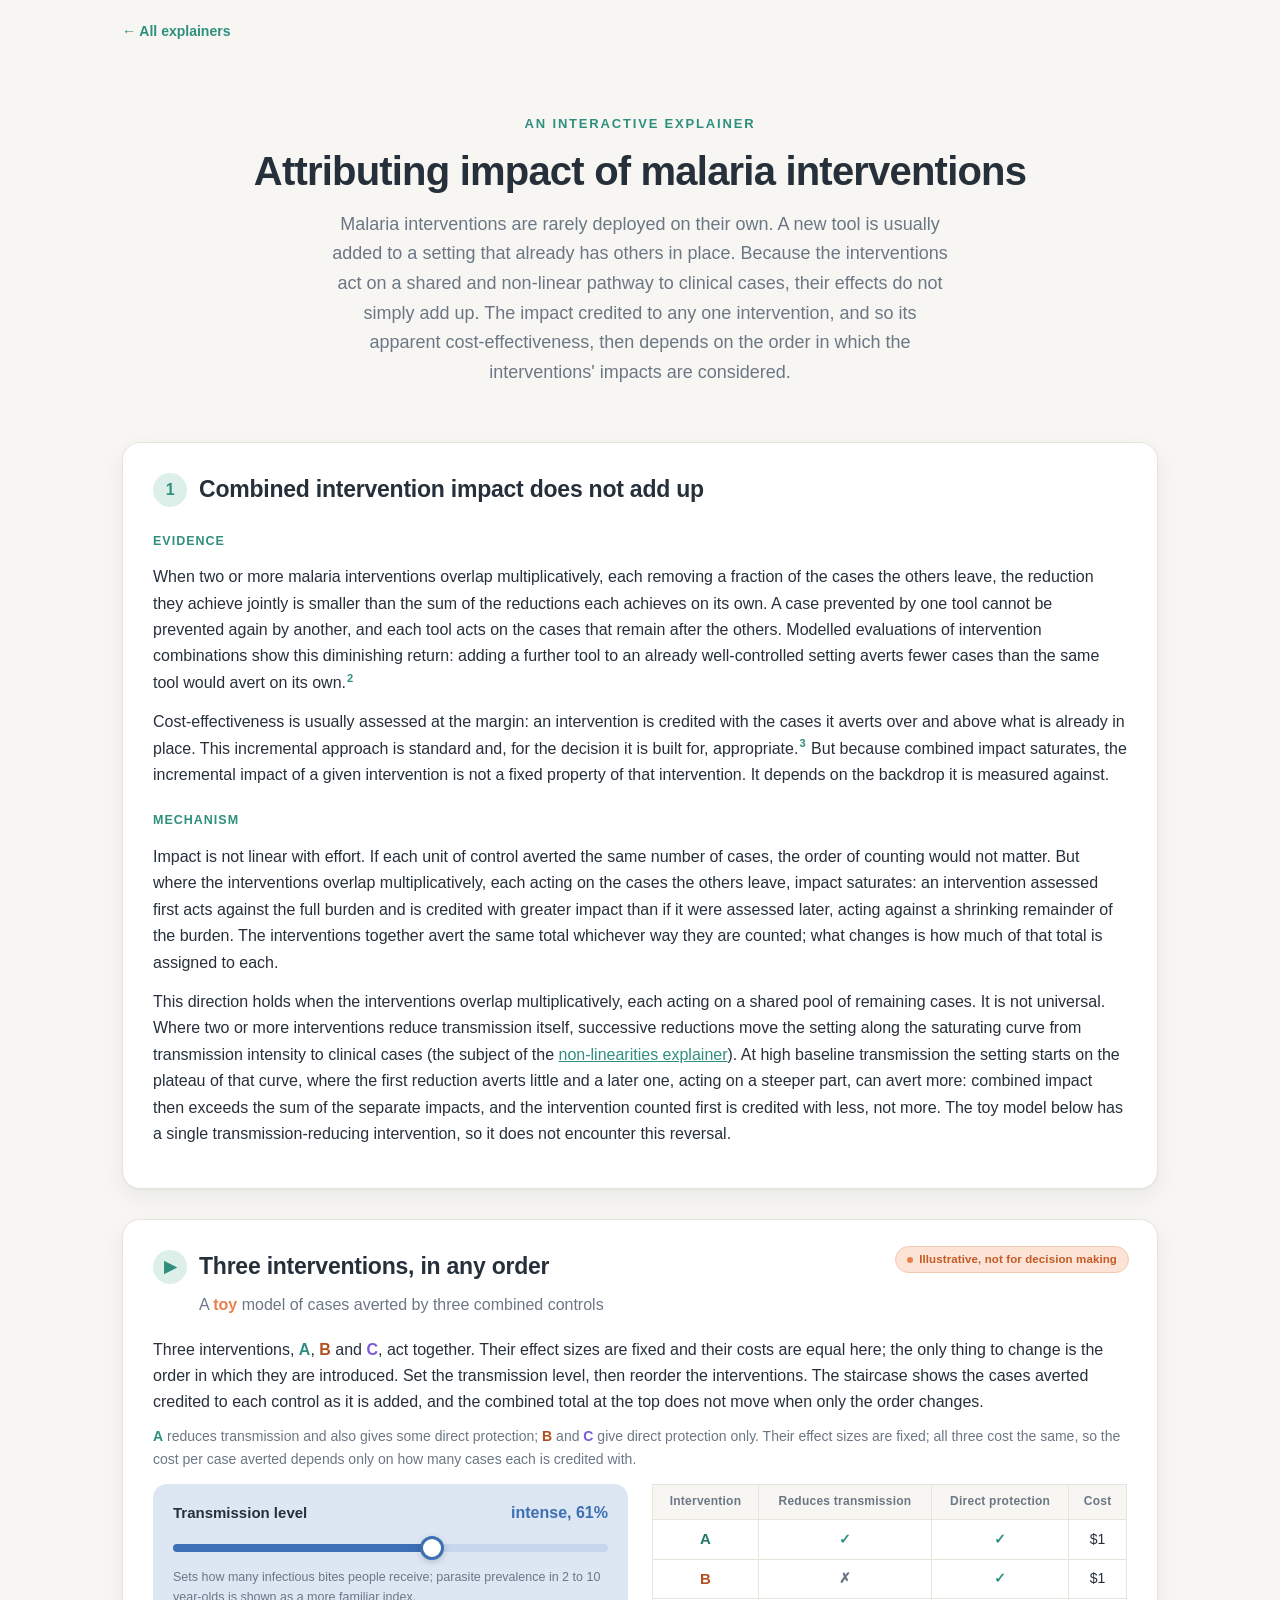
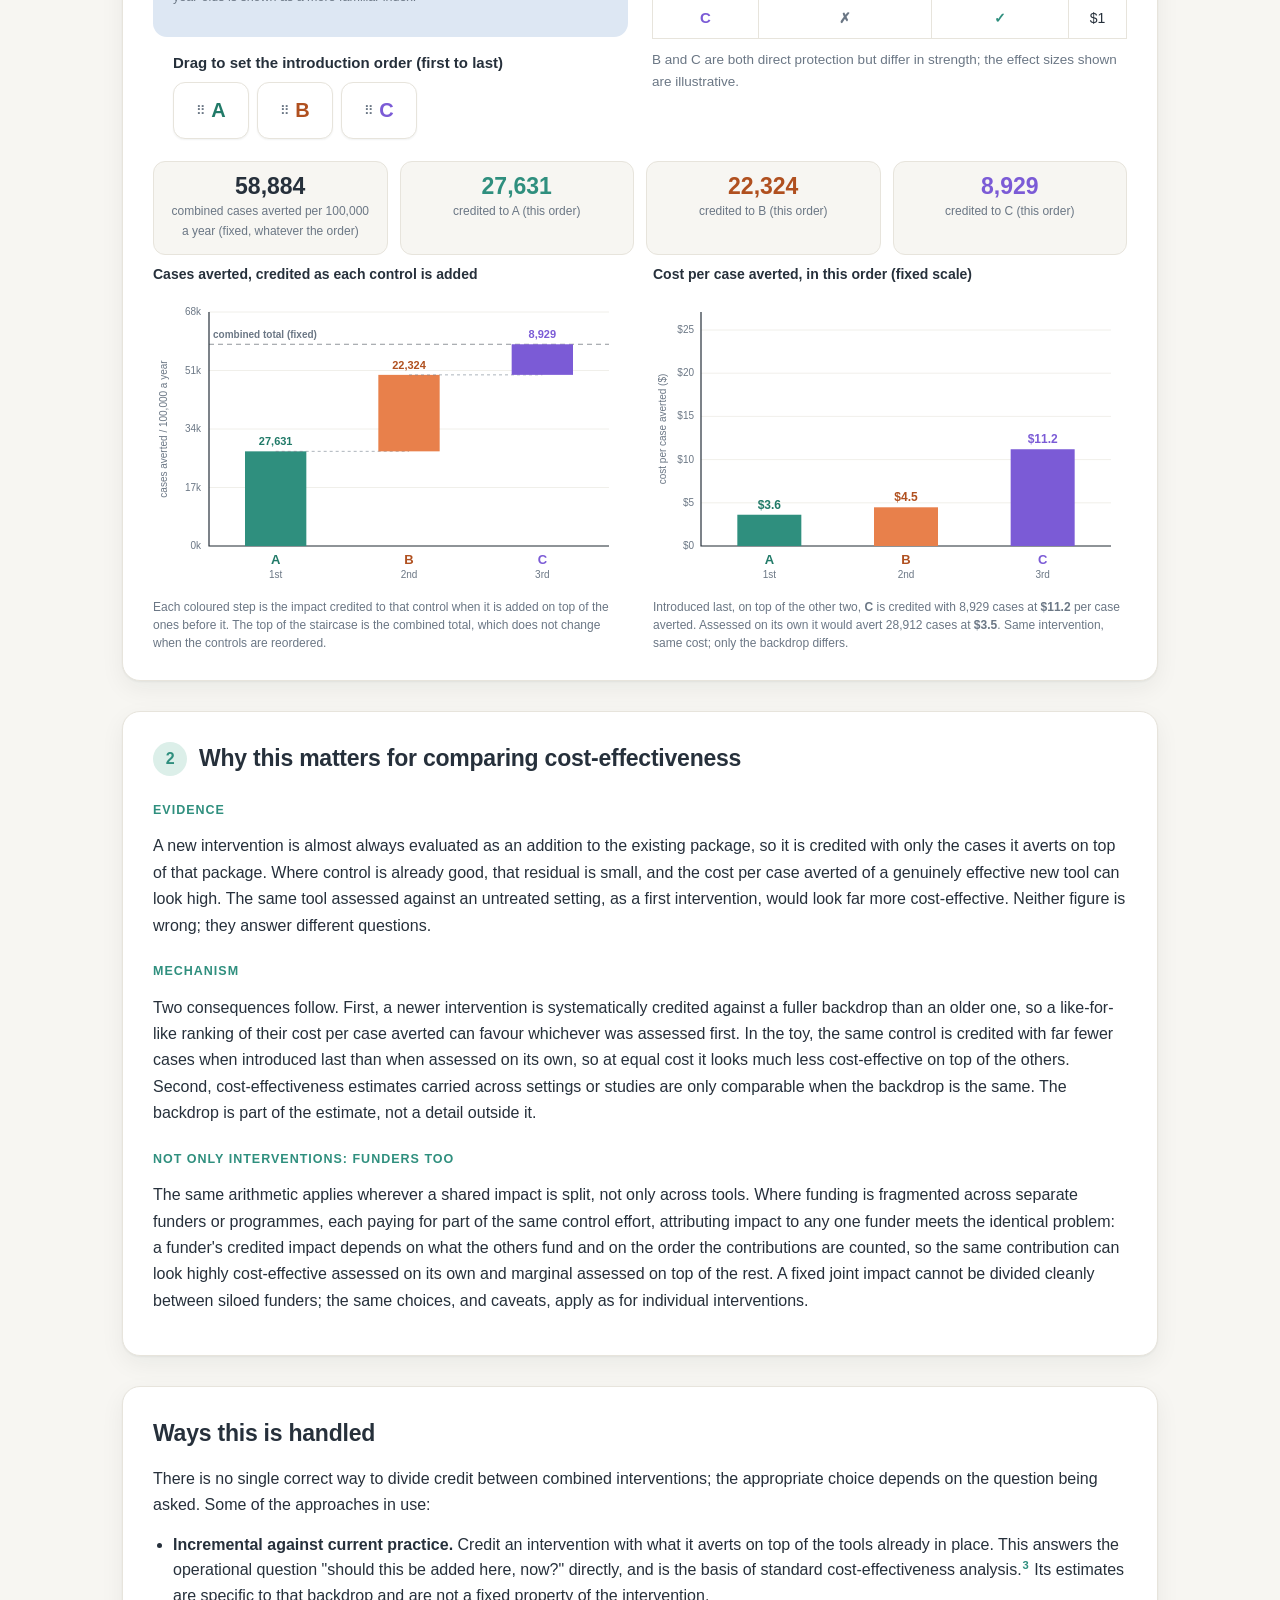
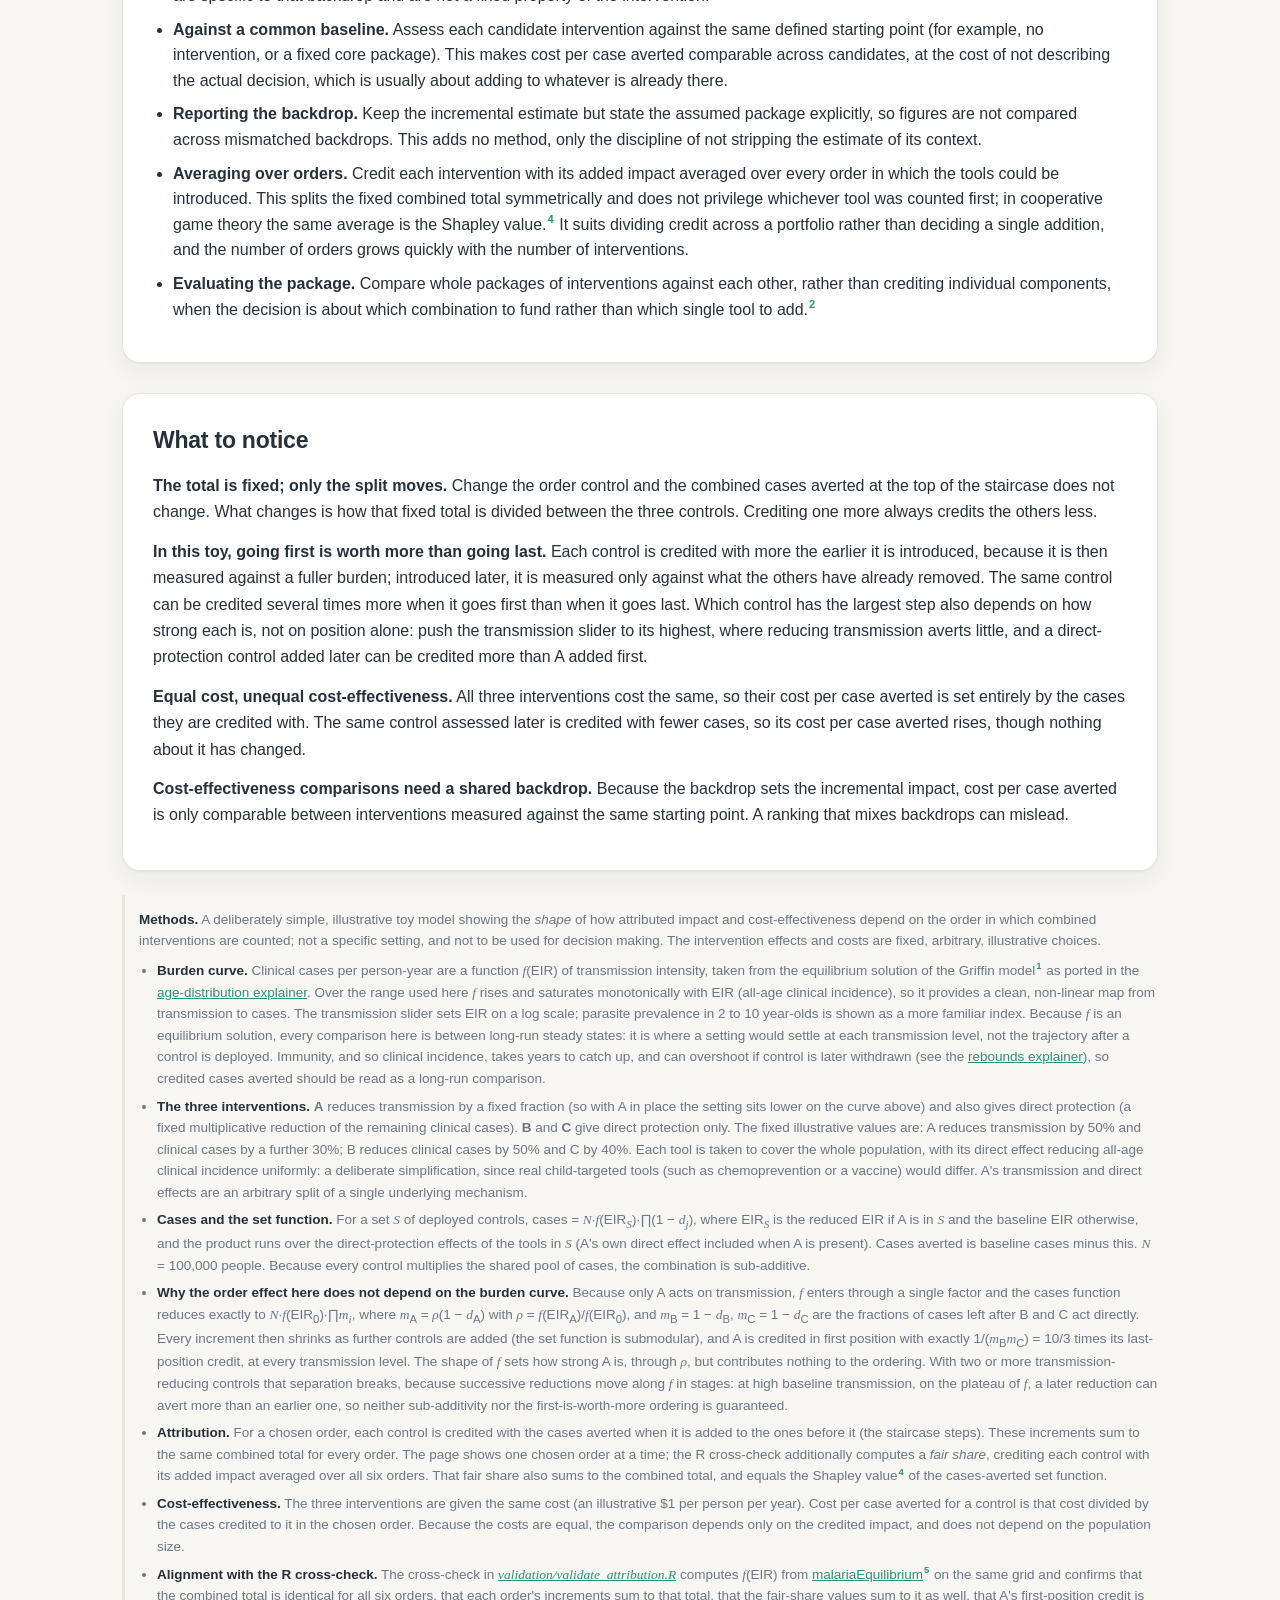
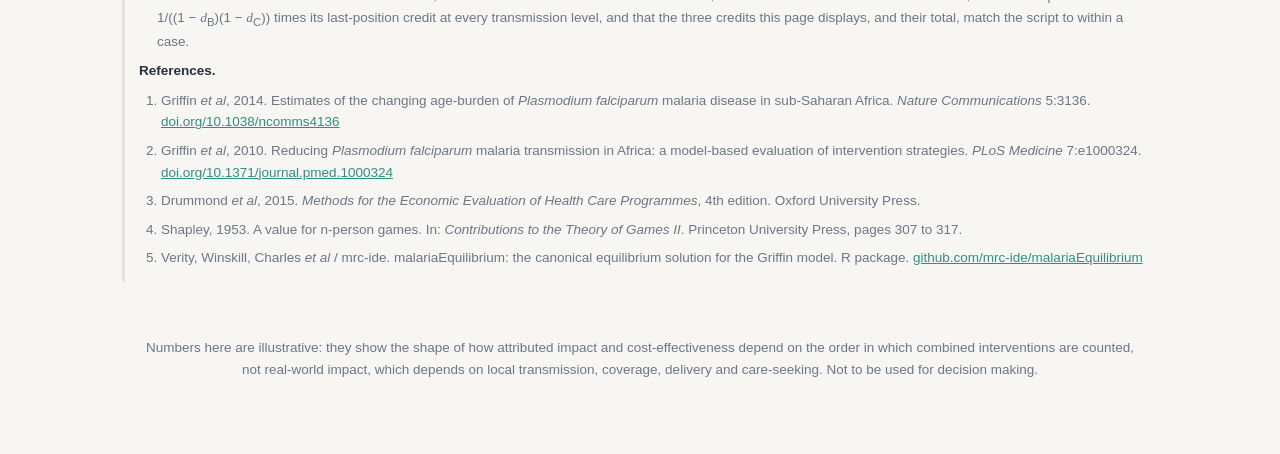
<file: attribution.html>
<!DOCTYPE html>
<html lang="en">
<head>
<meta charset="UTF-8">
<meta name="viewport" content="width=device-width, initial-scale=1.0">
<title>Attributing impact of malaria interventions</title>
<link rel="icon" href="favicon.svg" type="image/svg+xml">
<link rel="stylesheet" href="styles.css">
<!-- GoatCounter: privacy-friendly, cookieless visitor counts -->
<script data-goatcounter="https://pwinskill.goatcounter.com/count"
        async src="//gc.zgo.at/count.js"></script>
</head>
<body>

<nav class="crumb"><a href="index.html">← All explainers</a></nav>

<header class="hero">
  <p class="kicker">An interactive explainer</p>
  <h1>Attributing impact of malaria interventions</h1>
  <p class="lede">Malaria interventions are rarely deployed on their own. A new tool is usually added to a setting that already has others in place. Because the interventions act on a shared and non-linear pathway to clinical cases, their effects do not simply add up. The impact credited to any one intervention, and so its apparent cost-effectiveness, then depends on the order in which the interventions' impacts are considered.</p>
</header>

<div class="wrapwide">

  <!-- CONCEPT 1 (merged: interventions do not add up + the incremental / backdrop point) -->
  <section class="card">
    <h2><span class="num">1</span> Combined intervention impact does not add up</h2>

    <h3>Evidence</h3>
    <p>When two or more malaria interventions overlap multiplicatively, each removing a fraction of the cases the others leave, the reduction they achieve jointly is smaller than the sum of the reductions each achieves on its own. A case prevented by one tool cannot be prevented again by another, and each tool acts on the cases that remain after the others. Modelled evaluations of intervention combinations show this diminishing return: adding a further tool to an already well-controlled setting averts fewer cases than the same tool would avert on its own.<sup class="cite"><a href="#ref2">2</a></sup></p>
    <p>Cost-effectiveness is usually assessed at the margin: an intervention is credited with the cases it averts over and above what is already in place. This incremental approach is standard and, for the decision it is built for, appropriate.<sup class="cite"><a href="#ref3">3</a></sup> But because combined impact saturates, the incremental impact of a given intervention is not a fixed property of that intervention. It depends on the backdrop it is measured against.</p>

    <h3>Mechanism</h3>
    <p>Impact is not linear with effort. If each unit of control averted the same number of cases, the order of counting would not matter. But where the interventions overlap multiplicatively, each acting on the cases the others leave, impact saturates: an intervention assessed first acts against the full burden and is credited with greater impact than if it were assessed later, acting against a shrinking remainder of the burden. The interventions together avert the same total whichever way they are counted; what changes is how much of that total is assigned to each.</p>
    <p>This direction holds when the interventions overlap multiplicatively, each acting on a shared pool of remaining cases. It is not universal. Where two or more interventions reduce transmission itself, successive reductions move the setting along the saturating curve from transmission intensity to clinical cases (the subject of the <a href="nonlinearities.html">non-linearities explainer</a>). At high baseline transmission the setting starts on the plateau of that curve, where the first reduction averts little and a later one, acting on a steeper part, can avert more: combined impact then exceeds the sum of the separate impacts, and the intervention counted first is credited with less, not more. The toy model below has a single transmission-reducing intervention, so it does not encounter this reversal.</p>
  </section>
</div>

<!-- INTERACTIVE TOY MODEL -->
<div class="wrapwide">
  <section class="card toy">
    <span class="toy-tag" title="This is an illustrative teaching model, not calibrated to any setting. Not for real-world decisions.">Illustrative, not for decision making</span>
    <h2><span class="num" aria-hidden="true">▶</span> Three interventions, in any order</h2>
    <p class="sub">A <strong style="color:var(--warm)">toy</strong> model of cases averted by three combined controls</p>
    <p>Three interventions, <b style="color:var(--accent)">A</b>, <b style="color:#b0501f">B</b> and <b style="color:var(--clin)">C</b>, act together. Their effect sizes are fixed and their costs are equal here; the only thing to change is the order in which they are introduced. Set the transmission level, then reorder the interventions. The staircase shows the cases averted credited to each control as it is added, and the combined total at the top does not move when only the order changes.</p>
    <p class="muted" style="font-size:14px;margin-top:-4px"><b style="color:var(--accent)">A</b> reduces transmission and also gives some direct protection; <b style="color:#b0501f">B</b> and <b style="color:var(--clin)">C</b> give direct protection only. Their effect sizes are fixed; all three cost the same, so the cost per case averted depends only on how many cases each is credited with.</p>

    <div class="toy-grid">
      <div class="toy-controls">
        <div class="slider-block a-base">
          <div class="slider-top"><span class="label">Transmission level</span><span class="val" id="vBase">intense, 61%</span></div>
          <input type="range" id="base" min="0" max="100" value="60" step="1" aria-label="Transmission level, from moderate to intense">
          <p class="slider-sub muted">Sets how many infectious bites people receive; parasite prevalence in 2 to 10 year-olds is shown as a more familiar index.</p>
        </div>
        <div class="order-panel">
          <div class="seg-label" id="orderLabel">Drag to set the introduction order (first to last)</div>
          <div class="order-chips" id="orderChips" role="group" aria-labelledby="orderLabel"></div>
        </div>
      </div>
      <div class="toy-info">
        <div class="itable-wrap">
          <table class="itable" aria-label="What each intervention does">
            <thead><tr><th scope="col">Intervention</th><th scope="col">Reduces transmission</th><th scope="col">Direct protection</th><th scope="col">Cost</th></tr></thead>
            <tbody>
              <tr><th scope="row"><span style="color:#217a68">A</span></th>
                  <td><span class="tick" aria-hidden="true">✓</span><span class="sr-only">yes</span></td>
                  <td><span class="tick" aria-hidden="true">✓</span><span class="sr-only">yes</span></td>
                  <td>$1</td></tr>
              <tr><th scope="row"><span style="color:#b0501f">B</span></th>
                  <td><span class="cross" aria-hidden="true">✗</span><span class="sr-only">no</span></td>
                  <td><span class="tick" aria-hidden="true">✓</span><span class="sr-only">yes</span></td>
                  <td>$1</td></tr>
              <tr><th scope="row"><span style="color:var(--clin)">C</span></th>
                  <td><span class="cross" aria-hidden="true">✗</span><span class="sr-only">no</span></td>
                  <td><span class="tick" aria-hidden="true">✓</span><span class="sr-only">yes</span></td>
                  <td>$1</td></tr>
            </tbody>
          </table>
        </div>
        <p class="caption">B and C are both direct protection but differ in strength; the effect sizes shown are illustrative.</p>
      </div>
    </div>

    <div class="readouts">
      <div class="readout"><div class="v" id="rTotal" style="color:var(--ink)">–</div><div class="l">combined cases averted per 100,000 a year (fixed, whatever the order)</div></div>
      <div class="readout"><div class="v" id="rA" style="color:var(--accent)">–</div><div class="l">credited to A (this order)</div></div>
      <div class="readout"><div class="v" id="rB" style="color:#b0501f">–</div><div class="l">credited to B (this order)</div></div>
      <div class="readout"><div class="v" id="rC" style="color:var(--clin)">–</div><div class="l">credited to C (this order)</div></div>
    </div>
    <div class="sr-only" id="srLive" aria-live="polite" aria-atomic="true"></div>

    <div class="chart-grid" style="margin-top:8px">
      <div class="panel">
        <p class="panel-h">Cases averted, credited as each control is added</p>
        <canvas id="stairChart" height="300" aria-label="A staircase of cumulative cases averted as the three controls are added in the chosen order; each step is the impact credited to one control"></canvas>
        <p class="pcap">Each coloured step is the impact credited to that control when it is added on top of the ones before it. The top of the staircase is the combined total, which does not change when the controls are reordered.</p>
      </div>
      <div class="panel">
        <p class="panel-h">Cost per case averted, in this order (fixed scale)</p>
        <canvas id="ceChart" height="300" aria-label="Bars of cost per case averted for each of the three controls, given the chosen order"></canvas>
        <p class="pcap" id="ceCap">Every intervention costs the same, so the one credited with fewer cases has the higher cost per case averted.</p>
      </div>
    </div>
  </section>
</div>

<div class="wrapwide">
  <!-- CONCEPT 2 -->
  <section class="card">
    <h2><span class="num">2</span> Why this matters for comparing cost-effectiveness</h2>

    <h3>Evidence</h3>
    <p>A new intervention is almost always evaluated as an addition to the existing package, so it is credited with only the cases it averts on top of that package. Where control is already good, that residual is small, and the cost per case averted of a genuinely effective new tool can look high. The same tool assessed against an untreated setting, as a first intervention, would look far more cost-effective. Neither figure is wrong; they answer different questions.</p>

    <h3>Mechanism</h3>
    <p>Two consequences follow. First, a newer intervention is systematically credited against a fuller backdrop than an older one, so a like-for-like ranking of their cost per case averted can favour whichever was assessed first. In the toy, the same control is credited with far fewer cases when introduced last than when assessed on its own, so at equal cost it looks much less cost-effective on top of the others. Second, cost-effectiveness estimates carried across settings or studies are only comparable when the backdrop is the same. The backdrop is part of the estimate, not a detail outside it.</p>

    <h3>Not only interventions: funders too</h3>
    <p>The same arithmetic applies wherever a shared impact is split, not only across tools. Where funding is fragmented across separate funders or programmes, each paying for part of the same control effort, attributing impact to any one funder meets the identical problem: a funder's credited impact depends on what the others fund and on the order the contributions are counted, so the same contribution can look highly cost-effective assessed on its own and marginal assessed on top of the rest. A fixed joint impact cannot be divided cleanly between siloed funders; the same choices, and caveats, apply as for individual interventions.</p>
  </section>

  <!-- APPROACHES -->
  <section class="card">
    <h2>Ways this is handled</h2>
    <p>There is no single correct way to divide credit between combined interventions; the appropriate choice depends on the question being asked. Some of the approaches in use:</p>
    <ul class="facts">
      <li><b>Incremental against current practice.</b> Credit an intervention with what it averts on top of the tools already in place. This answers the operational question "should this be added here, now?" directly, and is the basis of standard cost-effectiveness analysis.<sup class="cite"><a href="#ref3">3</a></sup> Its estimates are specific to that backdrop and are not a fixed property of the intervention.</li>
      <li><b>Against a common baseline.</b> Assess each candidate intervention against the same defined starting point (for example, no intervention, or a fixed core package). This makes cost per case averted comparable across candidates, at the cost of not describing the actual decision, which is usually about adding to whatever is already there.</li>
      <li><b>Reporting the backdrop.</b> Keep the incremental estimate but state the assumed package explicitly, so figures are not compared across mismatched backdrops. This adds no method, only the discipline of not stripping the estimate of its context.</li>
      <li><b>Averaging over orders.</b> Credit each intervention with its added impact averaged over every order in which the tools could be introduced. This splits the fixed combined total symmetrically and does not privilege whichever tool was counted first; in cooperative game theory the same average is the Shapley value.<sup class="cite"><a href="#ref4">4</a></sup> It suits dividing credit across a portfolio rather than deciding a single addition, and the number of orders grows quickly with the number of interventions.</li>
      <li><b>Evaluating the package.</b> Compare whole packages of interventions against each other, rather than crediting individual components, when the decision is about which combination to fund rather than which single tool to add.<sup class="cite"><a href="#ref2">2</a></sup></li>
    </ul>
  </section>

  <section class="card">
    <h2>What to notice</h2>
    <p><strong>The total is fixed; only the split moves.</strong> Change the order control and the combined cases averted at the top of the staircase does not change. What changes is how that fixed total is divided between the three controls. Crediting one more always credits the others less.</p>
    <p><strong>In this toy, going first is worth more than going last.</strong> Each control is credited with more the earlier it is introduced, because it is then measured against a fuller burden; introduced later, it is measured only against what the others have already removed. The same control can be credited several times more when it goes first than when it goes last. Which control has the largest step also depends on how strong each is, not on position alone: push the transmission slider to its highest, where reducing transmission averts little, and a direct-protection control added later can be credited more than A added first.</p>
    <p><strong>Equal cost, unequal cost-effectiveness.</strong> All three interventions cost the same, so their cost per case averted is set entirely by the cases they are credited with. The same control assessed later is credited with fewer cases, so its cost per case averted rises, though nothing about it has changed.</p>
    <p><strong>Cost-effectiveness comparisons need a shared backdrop.</strong> Because the backdrop sets the incremental impact, cost per case averted is only comparable between interventions measured against the same starting point. A ranking that mixes backdrops can mislead.</p>
  </section>

  <div class="note">
    <p><strong>Methods.</strong> A deliberately simple, illustrative toy model showing the <em>shape</em> of how attributed impact and cost-effectiveness depend on the order in which combined interventions are counted; not a specific setting, and not to be used for decision making. The intervention effects and costs are fixed, arbitrary, illustrative choices.</p>
    <ul>
      <li><strong>Burden curve.</strong> Clinical cases per person-year are a function <span class="var">f</span>(EIR) of transmission intensity, taken from the equilibrium solution of the Griffin model<sup class="cite"><a href="#ref1">1</a></sup> as ported in the <a href="age-distribution.html">age-distribution explainer</a>. Over the range used here <span class="var">f</span> rises and saturates monotonically with EIR (all-age clinical incidence), so it provides a clean, non-linear map from transmission to cases. The transmission slider sets EIR on a log scale; parasite prevalence in 2 to 10 year-olds is shown as a more familiar index. Because <span class="var">f</span> is an equilibrium solution, every comparison here is between long-run steady states: it is where a setting would settle at each transmission level, not the trajectory after a control is deployed. Immunity, and so clinical incidence, takes years to catch up, and can overshoot if control is later withdrawn (see the <a href="rebounds.html">rebounds explainer</a>), so credited cases averted should be read as a long-run comparison.</li>
      <li><strong>The three interventions.</strong> <b>A</b> reduces transmission by a fixed fraction (so with A in place the setting sits lower on the curve above) and also gives direct protection (a fixed multiplicative reduction of the remaining clinical cases). <b>B</b> and <b>C</b> give direct protection only. The fixed illustrative values are: A reduces transmission by 50% and clinical cases by a further 30%; B reduces clinical cases by 50% and C by 40%. Each tool is taken to cover the whole population, with its direct effect reducing all-age clinical incidence uniformly: a deliberate simplification, since real child-targeted tools (such as chemoprevention or a vaccine) would differ. A's transmission and direct effects are an arbitrary split of a single underlying mechanism.</li>
      <li><strong>Cases and the set function.</strong> For a set <span class="var">S</span> of deployed controls, cases = <span class="var">N</span>·<span class="var">f</span>(EIR<sub><span class="var">S</span></sub>)·∏(1 − <span class="var">d<sub>j</sub></span>), where EIR<sub><span class="var">S</span></sub> is the reduced EIR if A is in <span class="var">S</span> and the baseline EIR otherwise, and the product runs over the direct-protection effects of the tools in <span class="var">S</span> (A's own direct effect included when A is present). Cases averted is baseline cases minus this. <span class="var">N</span> = 100,000 people. Because every control multiplies the shared pool of cases, the combination is sub-additive.</li>
      <li><strong>Why the order effect here does not depend on the burden curve.</strong> Because only A acts on transmission, <span class="var">f</span> enters through a single factor and the cases function reduces exactly to <span class="var">N</span>·<span class="var">f</span>(EIR<sub>0</sub>)·∏<span class="var">m<sub>i</sub></span>, where <span class="var">m</span><sub>A</sub> = <span class="var">ρ</span>(1 − <span class="var">d</span><sub>A</sub>) with <span class="var">ρ</span> = <span class="var">f</span>(EIR<sub>A</sub>)/<span class="var">f</span>(EIR<sub>0</sub>), and <span class="var">m</span><sub>B</sub> = 1 &minus; <span class="var">d</span><sub>B</sub>, <span class="var">m</span><sub>C</sub> = 1 &minus; <span class="var">d</span><sub>C</sub> are the fractions of cases left after B and C act directly. Every increment then shrinks as further controls are added (the set function is submodular), and A is credited in first position with exactly 1/(<span class="var">m</span><sub>B</sub><span class="var">m</span><sub>C</sub>) = 10/3 times its last-position credit, at every transmission level. The shape of <span class="var">f</span> sets how strong A is, through <span class="var">ρ</span>, but contributes nothing to the ordering. With two or more transmission-reducing controls that separation breaks, because successive reductions move along <span class="var">f</span> in stages: at high baseline transmission, on the plateau of <span class="var">f</span>, a later reduction can avert more than an earlier one, so neither sub-additivity nor the first-is-worth-more ordering is guaranteed.</li>
      <li><strong>Attribution.</strong> For a chosen order, each control is credited with the cases averted when it is added to the ones before it (the staircase steps). These increments sum to the same combined total for every order. The page shows one chosen order at a time; the R cross-check additionally computes a <em>fair share</em>, crediting each control with its added impact averaged over all six orders. That fair share also sums to the combined total, and equals the Shapley value<sup class="cite"><a href="#ref4">4</a></sup> of the cases-averted set function.</li>
      <li><strong>Cost-effectiveness.</strong> The three interventions are given the same cost (an illustrative $1 per person per year). Cost per case averted for a control is that cost divided by the cases credited to it in the chosen order. Because the costs are equal, the comparison depends only on the credited impact, and does not depend on the population size.</li>
      <li><strong>Alignment with the R cross-check.</strong> The cross-check in <a href="validation/validate_attribution.R" target="_blank" rel="noopener"><span class="var">validation/validate_attribution.R</span></a> computes <span class="var">f</span>(EIR) from <a href="https://github.com/mrc-ide/malariaEquilibrium" target="_blank" rel="noopener">malariaEquilibrium</a><sup class="cite"><a href="#ref5">5</a></sup> on the same grid and confirms that the combined total is identical for all six orders, that each order's increments sum to that total, that the fair-share values sum to it as well, that A's first-position credit is 1/((1 − <span class="var">d</span><sub>B</sub>)(1 − <span class="var">d</span><sub>C</sub>)) times its last-position credit at every transmission level, and that the three credits this page displays, and their total, match the script to within a case.</li>
    </ul>
    <p><strong>References.</strong></p>
    <ol class="refs">
      <li id="ref1">Griffin <em>et al</em>, 2014. Estimates of the changing age-burden of <em>Plasmodium falciparum</em> malaria disease in sub-Saharan Africa. <em>Nature Communications</em> 5:3136. <a href="https://doi.org/10.1038/ncomms4136" target="_blank" rel="noopener">doi.org/10.1038/ncomms4136</a></li>
      <li id="ref2">Griffin <em>et al</em>, 2010. Reducing <em>Plasmodium falciparum</em> malaria transmission in Africa: a model-based evaluation of intervention strategies. <em>PLoS Medicine</em> 7:e1000324. <a href="https://doi.org/10.1371/journal.pmed.1000324" target="_blank" rel="noopener">doi.org/10.1371/journal.pmed.1000324</a></li>
      <li id="ref3">Drummond <em>et al</em>, 2015. <em>Methods for the Economic Evaluation of Health Care Programmes</em>, 4th edition. Oxford University Press.</li>
      <li id="ref4">Shapley, 1953. A value for n-person games. In: <em>Contributions to the Theory of Games II</em>. Princeton University Press, pages 307 to 317.</li>
      <li id="ref5">Verity, Winskill, Charles <em>et al</em> / mrc-ide. malariaEquilibrium: the canonical equilibrium solution for the Griffin model. R package. <a href="https://github.com/mrc-ide/malariaEquilibrium" target="_blank" rel="noopener">github.com/mrc-ide/malariaEquilibrium</a></li>
    </ol>
  </div>

  <footer>
    <p>Numbers here are illustrative: they show the shape of how attributed impact and cost-effectiveness depend on the order in which combined interventions are counted, not real-world impact, which depends on local transmission, coverage, delivery and care-seeking. Not to be used for decision making.</p>
  </footer>
</div>

<script>
// ---------- Griffin model, human equilibrium (illustrative port of mrc-ide/malariaEquilibrium) ----------
// Reused verbatim from age-distribution.html. For a given EIR it solves, by age, the equilibrium of
// acquired immunity and infection states; we read off all-age clinical incidence per person-year
// (incPerYear) as the burden map f(EIR), and microscopy prevalence (pfpr) as a familiar index.
// NB: the age grid must stay in step with validation/validate_attribution.R (seq(0,80,0.1)).
const P = {
  eta:1.304631e-04, rho:0.85, a0:2920, s2:1.67,
  rA:0.005, rD:0.2, rU:0.00909091, rP:0.04, rT:0.2,
  d1:0.161, dd:3650, ID0:1.58, kd:0.477, ud:9.45, ad0:7993.5, fd0:0.0071, gd:4.81,
  b0:0.59, b1:0.5, db:3650, IB0:43.9, kb:2.16, ub:7.2,
  phi0:0.792, phi1:0.00074, dc:10950, IC0:18, kc:2.37, uc:6.06,
  PM:0.774, dm:67.7
};
const GH_NODES = [-4.8594628,-3.5818235,-2.4843258,-1.4659891,-0.4849357,0.4849357,1.4659891,2.4843258,3.5818235,4.8594628];
const GH_WEIGHTS = [4.310653e-06,7.580709e-04,1.911158e-02,1.354837e-01,3.446423e-01,3.446423e-01,1.354837e-01,1.911158e-02,7.580709e-04,4.310653e-06];

const FT = 0;                                   // treatment coverage (off, for a simple toy)
const AGE = [];
for(let a = 0; a <= 80.0001; a += 0.1) AGE.push(+a.toFixed(2));
const NAGE = AGE.length;

const AGE_D = AGE.map(a => a * 365);
const rAge = new Array(NAGE), prop = new Array(NAGE), midD = new Array(NAGE), psi = new Array(NAGE);
for(let i = 0; i < NAGE; i++){
  rAge[i] = (i === NAGE - 1) ? 0 : 1 / (AGE_D[i + 1] - AGE_D[i]);
  prop[i] = (i === 0) ? P.eta / (rAge[0] + P.eta) : prop[i - 1] * rAge[i - 1] / (rAge[i] + P.eta);
  midD[i] = (i === NAGE - 1) ? AGE_D[i] : (AGE_D[i] + AGE_D[i + 1]) / 2;
  psi[i]  = 1 - P.rho * Math.exp(-midD[i] / P.a0);
}
let age20 = 0, best20 = Infinity;
for(let i = 0; i < NAGE; i++){ const d = Math.abs(midD[i] - 20 * 365); if(d < best20){ best20 = d; age20 = i; } }

function noHet(EIRyr){
  const eir = EIRyr / 365;
  const ICA = new Array(NAGE), FOI = new Array(NAGE), q = new Array(NAGE), phi = new Array(NAGE);
  let IB = 0, IC = 0, ID = 0;
  for(let i = 0; i < NAGE; i++){
    const re = rAge[i] + P.eta;
    const eps = eir * psi[i];
    IB = (eps / (eps * P.ub + 1) + re * IB) / (1 / P.db + re);
    const b = P.b0 * (P.b1 + (1 - P.b1) / (1 + Math.pow(IB / P.IB0, P.kb)));
    FOI[i] = b * eps;
    IC = (FOI[i] / (FOI[i] * P.uc + 1) + re * IC) / (1 / P.dc + re);
    ICA[i] = IC;
    ID = (FOI[i] / (FOI[i] * P.ud + 1) + re * ID) / (1 / P.dd + re);
    const fd = 1 - (1 - P.fd0) / (1 + Math.pow(midD[i] / P.ad0, P.gd));
    q[i] = P.d1 + (1 - P.d1) / (1 + Math.pow(ID / P.ID0, P.kd) * fd);
  }
  const IM0 = ICA[age20] * P.PM;
  for(let i = 0; i < NAGE; i++){
    const ICM = (i === NAGE - 1) ? 0
      : IM0 * P.dm / (AGE_D[i + 1] - AGE_D[i]) * (Math.exp(-AGE_D[i] / P.dm) - Math.exp(-AGE_D[i + 1] / P.dm));
    phi[i] = P.phi0 * (P.phi1 + (1 - P.phi1) / (1 + Math.pow((ICA[i] + ICM) / P.IC0, P.kc)));
  }
  const inc = new Array(NAGE), posM = new Array(NAGE);
  const T = new Array(NAGE), D = new Array(NAGE), A = new Array(NAGE), U = new Array(NAGE), Pc = new Array(NAGE);
  for(let i = 0; i < NAGE; i++){
    const re = rAge[i] + P.eta;
    const betaT = P.rT + re, betaD = P.rD + re, betaA = FOI[i] * phi[i] + P.rA + re,
          betaU = FOI[i] + P.rU + re, betaP = P.rP + re;
    const aT = FT * phi[i] * FOI[i] / betaT;
    const aP = P.rT * aT / betaP;
    const aD = (1 - FT) * phi[i] * FOI[i] / betaD;
    const bT = i ? rAge[i - 1] * T[i - 1] / betaT : 0;
    const bD = i ? rAge[i - 1] * D[i - 1] / betaD : 0;
    const bP = i ? P.rT * bT + rAge[i - 1] * Pc[i - 1] / betaP : 0;
    const Y = (prop[i] - (bT + bD + bP)) / (1 + aT + aD + aP);
    T[i] = aT * Y + bT; D[i] = aD * Y + bD; Pc[i] = aP * Y + bP;
    const agedA = i ? rAge[i - 1] * A[i - 1] : 0;
    const agedU = i ? rAge[i - 1] * U[i - 1] : 0;
    A[i] = (agedA + (1 - phi[i]) * Y * FOI[i] + P.rD * D[i]) / (betaA + (1 - phi[i]) * FOI[i]);
    U[i] = (agedU + P.rA * A[i]) / betaU;
    posM[i] = D[i] + T[i] + A[i] * q[i];
    inc[i]  = Y * FOI[i] * phi[i];
  }
  return {inc, posM};
}

function equilibrium(EIRyr){
  const inc = new Array(NAGE).fill(0), posM = new Array(NAGE).fill(0);
  for(let j = 0; j < GH_NODES.length; j++){
    const zeta = Math.exp(-P.s2 * 0.5 + Math.sqrt(P.s2) * GH_NODES[j]);
    const e = noHet(EIRyr * zeta), w = GH_WEIGHTS[j];
    for(let i = 0; i < NAGE; i++){ inc[i] += e.inc[i] * w; posM[i] += e.posM[i] * w; }
  }
  let total = 0, pfNum = 0, pfDen = 0;
  for(let i = 0; i < NAGE; i++){
    total += inc[i];
    const a = AGE[i];
    if(a >= 2 && a < 10){ pfNum += posM[i]; pfDen += prop[i]; }
  }
  return {
    pfpr: pfDen > 0 ? pfNum / pfDen : 0,
    incPerYear: total * 365                       // all-age clinical episodes per person per year = f(EIR)
  };
}

// transmission slider (0..100) -> EIR on a log scale
const EIR_MIN = 1, EIR_MAX = 256;
const eirFromSlider = v => EIR_MIN * Math.pow(EIR_MAX / EIR_MIN, v / 100);
const intensityLabel = pfpr => pfpr < 0.10 ? 'low' : pfpr < 0.35 ? 'moderate' : pfpr < 0.60 ? 'high' : 'intense';

// ---------- attribution model (fixed, illustrative intervention effects) ----------
const N = 100000;                                 // illustrative population
const INTS = ['A', 'B', 'C'];
const VAR  = {A: '--accent', B: '--warm', C: '--clin'};       // bright fills (match the readout swatches)
const LBL  = {A: '#217a68', B: '#b0501f', C: '--clin'};       // darker hues for SMALL text labels: pass WCAG AA (>=4.5:1) on white
// fixed illustrative effects: A acts on transmission AND directly; B and C are direct only, with
// somewhat different strength (B stronger than C)
const T_A  = 0.50;                                // A: reduction in transmission
const D    = {A: 0.30, B: 0.50, C: 0.40};         // direct protective effect (multiplicative on residual cases)
const COST_PP = 1;                                // equal cost per person for every intervention ($)

// cases remaining for a deployed subset (object of booleans), given the model m
function casesOf(sub, m){
  const E  = sub.A ? m.fA : m.f0;                                  // only A changes transmission
  const df = (sub.A ? 1 - D.A : 1) * (sub.B ? 1 - D.B : 1) * (sub.C ? 1 - D.C : 1);   // direct effects
  return N * E * df;
}
// cases averted credited to each control as it is added along one order
function incrementsFor(order, m){
  let sub = {A:false, B:false, C:false};
  let before = casesOf(sub, m);
  const out = {};
  for(const i of order){
    const sub2 = Object.assign({}, sub, {[i]: true});
    const after = casesOf(sub2, m);
    out[i] = before - after;
    before = after; sub = sub2;
  }
  return out;
}
// cost per case averted, guarding a zero (or negative) attributed impact
function perCase(averted){ return averted > 1e-6 ? (COST_PP * N) / averted : Infinity; }
// round parts so they sum EXACTLY to the rounded whole (largest-remainder apportionment): keeps the
// three displayed credits adding up to the displayed combined total, which is the page's core claim.
function roundToSum(vals){
  const target = Math.round(vals.reduce((a, b) => a + b, 0));
  const fl = vals.map(v => Math.floor(v));
  const short = target - fl.reduce((a, b) => a + b, 0);
  const byFrac = vals.map((v, i) => ({i, frac: v - Math.floor(v)})).sort((a, b) => b.frac - a.frac);
  const out = fl.slice();
  for(let k = 0; k < short && k < out.length; k++) out[byFrac[k].i]++;
  return out;
}

// ---------- canvas helpers (match the other explainers) ----------
function css(v){ return getComputedStyle(document.documentElement).getPropertyValue(v).trim(); }
function col(v){ return v && v[0] === '#' ? v : css(v); }     // accept a raw hex or a CSS var name
function setup(canvas){
  if(!canvas) return null;
  const dpr = window.devicePixelRatio || 1;
  if(!canvas.dataset.h) canvas.dataset.h = canvas.getAttribute('height') || 280;
  const H = +canvas.dataset.h;
  const W = canvas.getBoundingClientRect().width;
  if(!W) return null;
  canvas.style.height = H + 'px';
  canvas.width = Math.round(W * dpr);
  canvas.height = Math.round(H * dpr);
  const ctx = canvas.getContext('2d');
  ctx.setTransform(dpr, 0, 0, dpr, 0, 0);
  ctx.clearRect(0, 0, W, H);
  return {ctx, W, H};
}

// ---------- staircase of credited cases averted (floating-bar waterfall) ----------
// Each control is one floating bar rising from where the previous one ended (cum[k] to cum[k+1]),
// so the bars climb like a staircase to the fixed combined total. No overlaid line or vertex dot.
function drawStair(order, inc, disp){
  const c = document.getElementById('stairChart');
  const s = setup(c); if(!s) return;
  const {ctx, W, H} = s;
  const padL = 56, padR = 18, padT = 22, padB = 44;
  const plotW = W - padL - padR, plotH = H - padT - padB;
  const cum = [0]; for(const i of order) cum.push(cum[cum.length - 1] + inc[i]);
  const total = cum[cum.length - 1];
  const ymax = (total > 0 ? total : 1) * 1.16;
  const Y = v => padT + (1 - v / ymax) * plotH;
  const slot = plotW / order.length, bw = Math.min(72, slot * 0.46);

  // gridlines + y labels (rounded thousands)
  ctx.font = '10px -apple-system,Segoe UI,sans-serif';
  for(let g = 0; g <= 4; g++){
    const v = ymax * g / 4;
    ctx.strokeStyle = css('--line'); ctx.lineWidth = 1; ctx.globalAlpha = 0.6;
    ctx.beginPath(); ctx.moveTo(padL, Y(v)); ctx.lineTo(padL + plotW, Y(v)); ctx.stroke(); ctx.globalAlpha = 1;
    ctx.fillStyle = css('--muted'); ctx.textAlign = 'right'; ctx.fillText(Math.round(v / 1000) + 'k', padL - 8, Y(v) + 3);
  }
  // axes + y title
  ctx.strokeStyle = css('--ink'); ctx.lineWidth = 1.2;
  ctx.beginPath(); ctx.moveTo(padL, padT); ctx.lineTo(padL, padT + plotH); ctx.lineTo(padL + plotW, padT + plotH); ctx.stroke();
  ctx.save(); ctx.translate(14, padT + plotH / 2); ctx.rotate(-Math.PI / 2);
  ctx.fillStyle = css('--muted'); ctx.textAlign = 'center'; ctx.fillText('cases averted / 100,000 a year', 0, 0); ctx.restore();

  // combined-total guide line (label left-aligned at the y-axis, above the line)
  ctx.strokeStyle = css('--ink'); ctx.globalAlpha = 0.5; ctx.setLineDash([5, 4]); ctx.lineWidth = 1;
  ctx.beginPath(); ctx.moveTo(padL, Y(total)); ctx.lineTo(padL + plotW, Y(total)); ctx.stroke();
  ctx.setLineDash([]); ctx.globalAlpha = 1;
  ctx.fillStyle = css('--muted'); ctx.font = '600 10px -apple-system,Segoe UI,sans-serif'; ctx.textAlign = 'left';
  ctx.fillText('combined total (fixed)', padL + 4, Y(total) - 6);

  for(let k = 0; k < order.length; k++){
    const i = order[k], fill = col(VAR[i]), t1 = col(LBL[i]);
    const cx = padL + (k + 0.5) * slot, yTop = Y(cum[k + 1]), yBot = Y(cum[k]);
    // faint dashed connector from the previous bar's top across to this bar (shows the cumulation)
    if(k > 0){
      ctx.strokeStyle = css('--muted'); ctx.globalAlpha = 0.55; ctx.setLineDash([3, 3]); ctx.lineWidth = 1;
      ctx.beginPath(); ctx.moveTo(padL + (k - 0.5) * slot, Y(cum[k])); ctx.lineTo(cx, Y(cum[k])); ctx.stroke();
      ctx.setLineDash([]); ctx.globalAlpha = 1;
    }
    // the floating bar
    ctx.fillStyle = fill; ctx.fillRect(cx - bw / 2, yTop, bw, yBot - yTop);
    // credited-cases label, above the bar in the dark label hue (dark-on-white stays legible).
    // Uses the apportioned integer so the three labels sum exactly to the "combined total" label.
    const val = disp[i].toLocaleString();
    ctx.fillStyle = t1; ctx.font = '700 11px -apple-system,Segoe UI,sans-serif'; ctx.textAlign = 'center';
    ctx.fillText(val, cx, Math.max(padT + 10, yTop - 6));
    // x-axis labels: control letter (dark label hue) and order position
    ctx.font = '700 13px -apple-system,Segoe UI,sans-serif'; ctx.fillStyle = t1;
    ctx.fillText(i, cx, padT + plotH + 18);
    ctx.fillStyle = css('--muted'); ctx.font = '10px -apple-system,Segoe UI,sans-serif';
    ctx.fillText(['1st', '2nd', '3rd'][k], cx, padT + plotH + 32);
  }
}

// ---------- cost-per-case-averted bars (in the chosen deployment order) ----------
function drawCE(order, inc){
  const c = document.getElementById('ceChart');
  const s = setup(c); if(!s) return;
  const {ctx, W, H} = s;
  const padL = 48, padR = 16, padT = 22, padB = 44;
  const plotW = W - padL - padR, plotH = H - padT - padB;
  const ce = {}; for(const i of INTS) ce[i] = perCase(inc[i]);

  // FIXED y-axis, so bar heights stay comparable as the order and transmission change. $25 covers
  // about 96% of reachable values; higher ones (at low transmission, roughly the lower part of the
  // slider) are clamped to the top and flagged with an up-arrow, the true value still in the label.
  const YMAX = 25, STEP = 5, LGAP = 18;   // fixed axis; LGAP reserves a white strip at the top for clamped-bar labels
  const Y = v => padT + LGAP + (1 - Math.min(v, YMAX) / YMAX) * (plotH - LGAP);

  // gridlines + y labels
  ctx.font = '10px -apple-system,Segoe UI,sans-serif';
  for(let g = 0; g * STEP <= YMAX; g++){
    const v = g * STEP;
    ctx.strokeStyle = css('--line'); ctx.lineWidth = 1; ctx.globalAlpha = 0.6;
    ctx.beginPath(); ctx.moveTo(padL, Y(v)); ctx.lineTo(padL + plotW, Y(v)); ctx.stroke(); ctx.globalAlpha = 1;
    ctx.fillStyle = css('--muted'); ctx.textAlign = 'right'; ctx.fillText('$' + v, padL - 7, Y(v) + 3);
  }
  ctx.strokeStyle = css('--ink'); ctx.lineWidth = 1.2;
  ctx.beginPath(); ctx.moveTo(padL, padT); ctx.lineTo(padL, padT + plotH); ctx.lineTo(padL + plotW, padT + plotH); ctx.stroke();
  ctx.save(); ctx.translate(13, padT + plotH / 2); ctx.rotate(-Math.PI / 2);
  ctx.fillStyle = css('--muted'); ctx.textAlign = 'center'; ctx.fillText('cost per case averted ($)', 0, 0); ctx.restore();

  // one bar per intervention at FIXED A / B / C x-positions: reordering changes each bar's HEIGHT in
  // place rather than shuffling the columns. The current deployment position (1st/2nd/3rd) is shown
  // beneath each so the order is still legible.
  const slot = plotW / INTS.length, bw = Math.min(64, slot * 0.5);
  INTS.forEach((i, gi) => {
    const cx = padL + (gi + 0.5) * slot, v = ce[i], fill = col(VAR[i]), t1 = col(LBL[i]);
    if(isFinite(v)){
      const top = Y(v), clamped = v > YMAX;                 // clamped bars top at the $25 line; the LGAP strip is above
      ctx.fillStyle = fill; ctx.fillRect(cx - bw / 2, top, bw, padT + plotH - top);
      // label sits ABOVE the bar top, on white. Every bar top is at or below the $25 line, so the
      // label never lands on the fill (where the dark hue would be low-contrast, and C's would match
      // its own fill and vanish) and never in the very-top margin.
      ctx.fillStyle = t1; ctx.font = '700 12px -apple-system,Segoe UI,sans-serif'; ctx.textAlign = 'center';
      ctx.fillText((clamped ? '↑$' : '$') + v.toFixed(1), cx, top - 6);
    } else {
      ctx.fillStyle = css('--muted'); ctx.font = '11px -apple-system,Segoe UI,sans-serif'; ctx.textAlign = 'center';
      ctx.fillText('n/a', cx, padT + plotH - 6);
    }
    // x labels: fixed A / B / C letter, and this control's current deployment position
    ctx.fillStyle = t1; ctx.font = '700 13px -apple-system,Segoe UI,sans-serif'; ctx.textAlign = 'center';
    ctx.fillText(i, cx, padT + plotH + 18);
    ctx.fillStyle = css('--muted'); ctx.font = '10px -apple-system,Segoe UI,sans-serif';
    ctx.fillText(['1st', '2nd', '3rd'][order.indexOf(i)], cx, padT + plotH + 32);
  });
}

// ---------- wiring ----------
const base = document.getElementById('base');
let order = ['A', 'B', 'C'];

function fillPct(el){ el.style.setProperty('--fill', ((el.value - el.min) / (el.max - el.min) * 100) + '%'); }

// draggable order chips: reorder A / B / C. Pointer events cover mouse and touch; arrow keys
// give a keyboard equivalent. The pointer is captured on the CONTAINER (not a chip) so the drag
// survives the re-render that happens each time the order changes.
const orderChips = document.getElementById('orderChips');
let dragging = null, dragPointer = null;

function moveInt(intv, toIdx){
  const from = order.indexOf(intv);
  toIdx = Math.max(0, Math.min(order.length - 1, toIdx));
  if(from === toIdx) return false;
  order.splice(from, 1); order.splice(toIdx, 0, intv);
  return true;
}
function renderChips(focusInt){
  orderChips.innerHTML = '';
  order.forEach((i, pos) => {
    const chip = document.createElement('div');
    chip.className = 'chip' + (i === dragging ? ' dragging' : '');
    chip.dataset.int = i; chip.tabIndex = 0; chip.setAttribute('role', 'button');
    chip.setAttribute('aria-label', 'Intervention ' + i + ', position ' + (pos + 1) + ' of ' + order.length +
      '. Drag, or press the Left and Right arrow keys, to change the order.');
    chip.innerHTML = '<span class="chip-grip" aria-hidden="true">⠿</span>' +
      '<span class="chip-letter" style="color:' + col(LBL[i]) + '">' + i + '</span>';
    chip.addEventListener('pointerdown', onChipDown);
    chip.addEventListener('keydown', onChipKey);
    orderChips.appendChild(chip);
  });
  if(focusInt){ const el = [...orderChips.children].find(c => c.dataset.int === focusInt); if(el) el.focus(); }
}
// target index = the chip whose centre is nearest the pointer (robust to chip widths and to the
// chips wrapping onto two rows on a very narrow screen, where an x-only split would misfire)
function slotFromPoint(clientX, clientY){
  const chips = [...orderChips.children];
  let best = order.indexOf(dragging), bestD = Infinity;
  chips.forEach((c, idx) => {
    const r = c.getBoundingClientRect();
    const dx = clientX - (r.left + r.width / 2), dy = clientY - (r.top + r.height / 2), d = dx * dx + dy * dy;
    if(d < bestD){ bestD = d; best = idx; }
  });
  return best;
}
function onChipDown(e){
  if(e.button != null && e.button > 0) return;          // primary button / touch only
  if(dragging != null) return;                          // ignore a second finger while a drag is active
  dragging = e.currentTarget.dataset.int; dragPointer = e.pointerId;
  e.currentTarget.focus();
  try{ orderChips.setPointerCapture(e.pointerId); }catch(_){ }
  e.currentTarget.classList.add('dragging');
  e.preventDefault();
}
function onChipMove(e){
  if(dragging == null || e.pointerId !== dragPointer) return;
  if(moveInt(dragging, slotFromPoint(e.clientX, e.clientY))){ renderChips(); update(); }
}
function onChipUp(e){
  if(dragging == null || e.pointerId !== dragPointer) return;
  const dropped = dragging; dragging = null; dragPointer = null;
  try{ orderChips.releasePointerCapture(e.pointerId); }catch(_){ }
  renderChips(dropped); update();                       // keep focus on the dropped chip (no :focus-visible ring for pointer)
}
orderChips.addEventListener('pointermove', onChipMove);
orderChips.addEventListener('pointerup', onChipUp);
orderChips.addEventListener('pointercancel', onChipUp);
function onChipKey(e){
  const i = e.currentTarget.dataset.int, idx = order.indexOf(i);
  const back = e.key === 'ArrowLeft' || e.key === 'ArrowUp';    // Up/Down alias Left/Right (chips can wrap to 2 rows)
  const fwd  = e.key === 'ArrowRight' || e.key === 'ArrowDown';
  if(back){ if(moveInt(i, idx - 1)){ renderChips(i); update(); } e.preventDefault(); }
  else if(fwd){ if(moveInt(i, idx + 1)){ renderChips(i); update(); } e.preventDefault(); }
}

let announceTimer = null;
function announce(total, disp){
  clearTimeout(announceTimer);
  announceTimer = setTimeout(() => {
    document.getElementById('srLive').textContent =
      total.toLocaleString() + ' combined cases averted per 100,000; credited this order: ' +
      order.map(i => i + ' ' + disp[i].toLocaleString()).join(', ');
  }, 450);
}

// f0/fA depend only on the slider, so memoise on its value: reordering the controls (which does
// not change transmission) then reuses the solve instead of running the equilibrium again.
let _mCache = {v: null, m: null};
function readModel(){
  if(_mCache.v === base.value) return _mCache.m;
  const eir = eirFromSlider(+base.value);
  const eqB = equilibrium(eir);
  const m = { eir, pfpr: eqB.pfpr, f0: eqB.incPerYear, fA: equilibrium(eir * (1 - T_A)).incPerYear };
  _mCache = {v: base.value, m};
  return m;
}

function update(){
  fillPct(base);
  const m = readModel();
  const lab = intensityLabel(m.pfpr), pct = Math.round(m.pfpr * 100);
  document.getElementById('vBase').textContent = lab + ', ' + pct + '%';
  base.setAttribute('aria-valuetext', lab + ' transmission, ' + pct + ' percent parasite prevalence in 2 to 10 year-olds');

  const inc = incrementsFor(order, m);                    // raw credited cases (chart geometry + cost per case)
  // round the three parts so they sum EXACTLY to the (order-invariant) rounded total, so the displayed
  // A + B + C always equals the displayed "combined total (fixed)".
  const rr = roundToSum([inc.A, inc.B, inc.C]);
  const disp = {A: rr[0], B: rr[1], C: rr[2]};
  const total = disp.A + disp.B + disp.C;
  document.getElementById('rTotal').textContent = total.toLocaleString();
  document.getElementById('rA').textContent = disp.A.toLocaleString();
  document.getElementById('rB').textContent = disp.B.toLocaleString();
  document.getElementById('rC').textContent = disp.C.toLocaleString();

  // caption: the SAME control credited far less (so dearer per case) when added last, on top of the
  // others, than assessed on its own. Always true (submodular): soloLast >= inc[last], so ceSolo <= ceOnTop.
  const empty = {A: false, B: false, C: false};
  const baseCases = casesOf(empty, m);
  const last = order[order.length - 1];
  const soloLast = baseCases - casesOf(Object.assign({}, empty, {[last]: true}), m);   // assessed on its own
  const money = v => isFinite(v) ? '$' + v.toFixed(1) : 'undefined';
  document.getElementById('ceCap').innerHTML =
    'Introduced last, on top of the other two, <strong>' + last + '</strong> is credited with ' + disp[last].toLocaleString() +
    ' cases at <strong>' + money(perCase(inc[last])) + '</strong> per case averted. Assessed on its own it would avert ' +
    Math.round(soloLast).toLocaleString() + ' cases at <strong>' + money(perCase(soloLast)) + '</strong>. Same intervention, same cost; only the backdrop differs.';

  drawStair(order, inc, disp);
  drawCE(order, inc);
  announce(total, disp);
}

base.addEventListener('input', update);
window.addEventListener('resize', update);
window.addEventListener('load', update);
renderChips();
update();
</script>

</body>
</html>
</file>
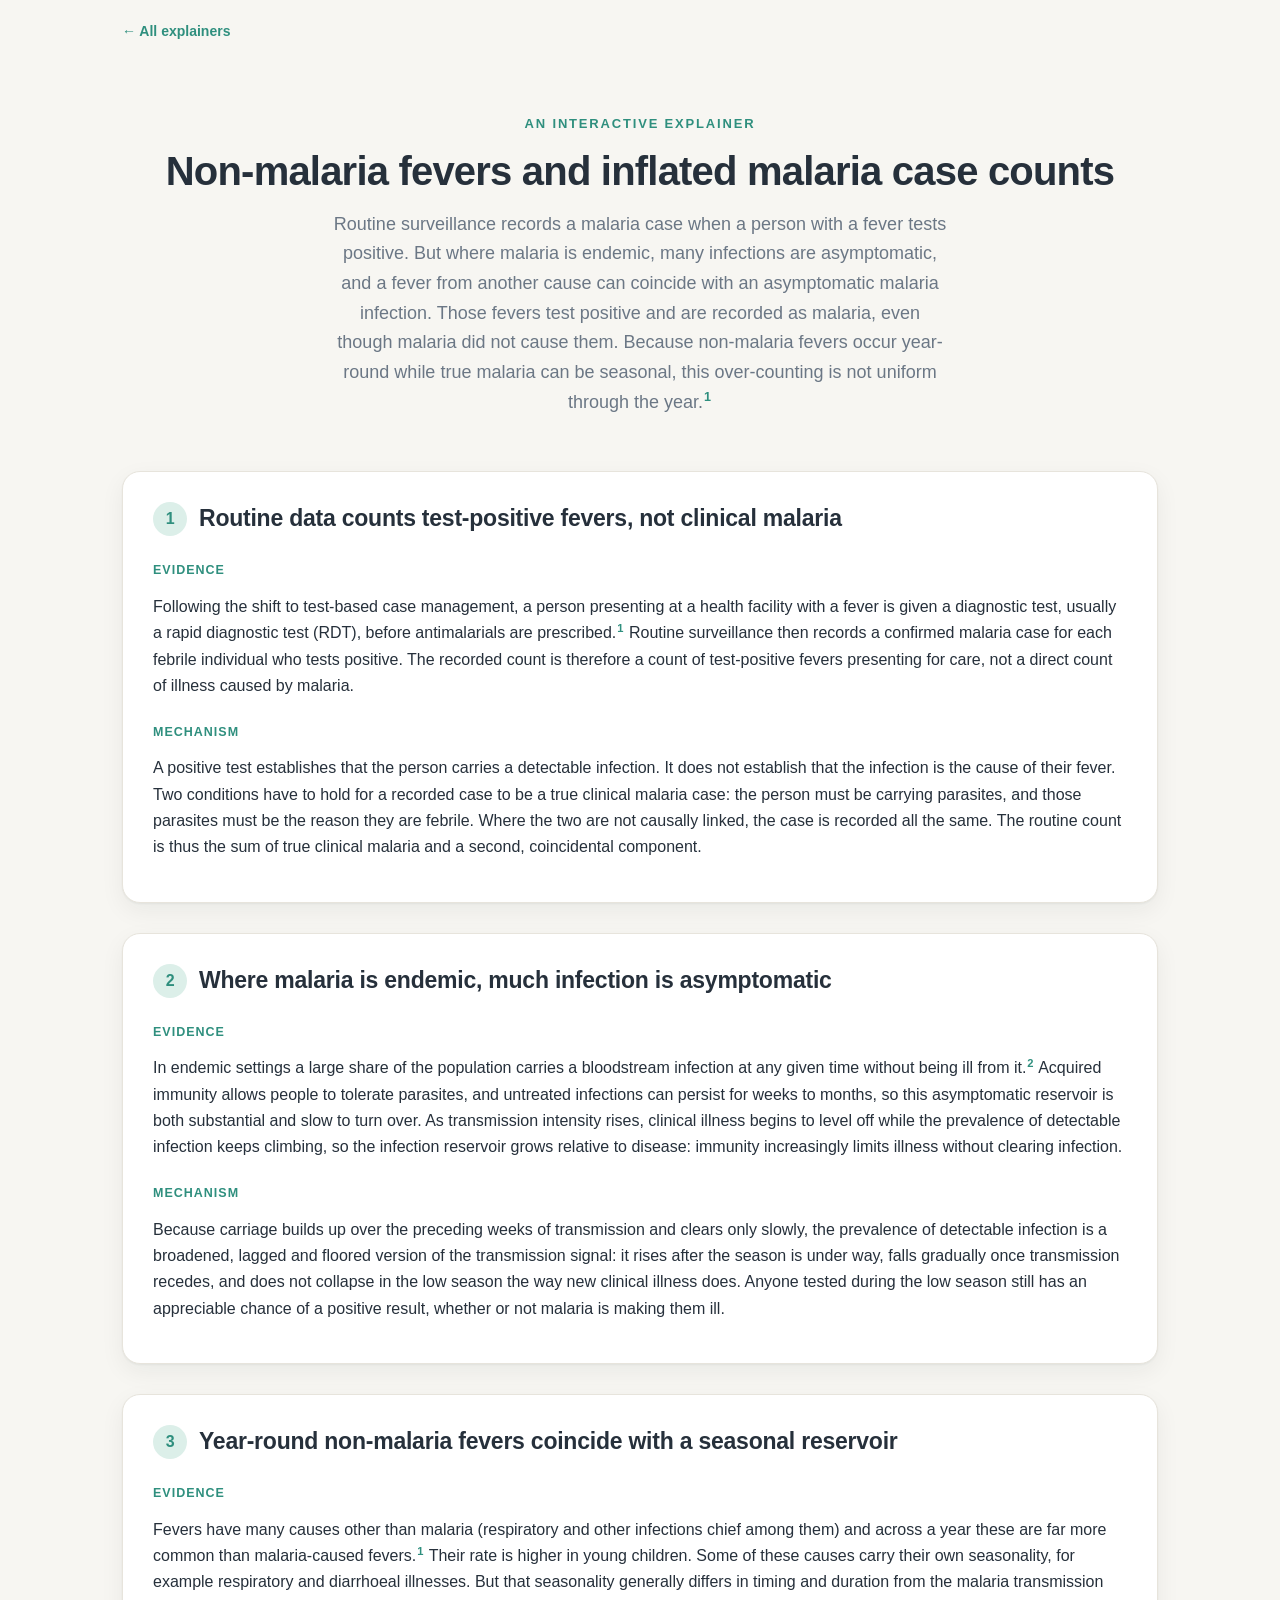
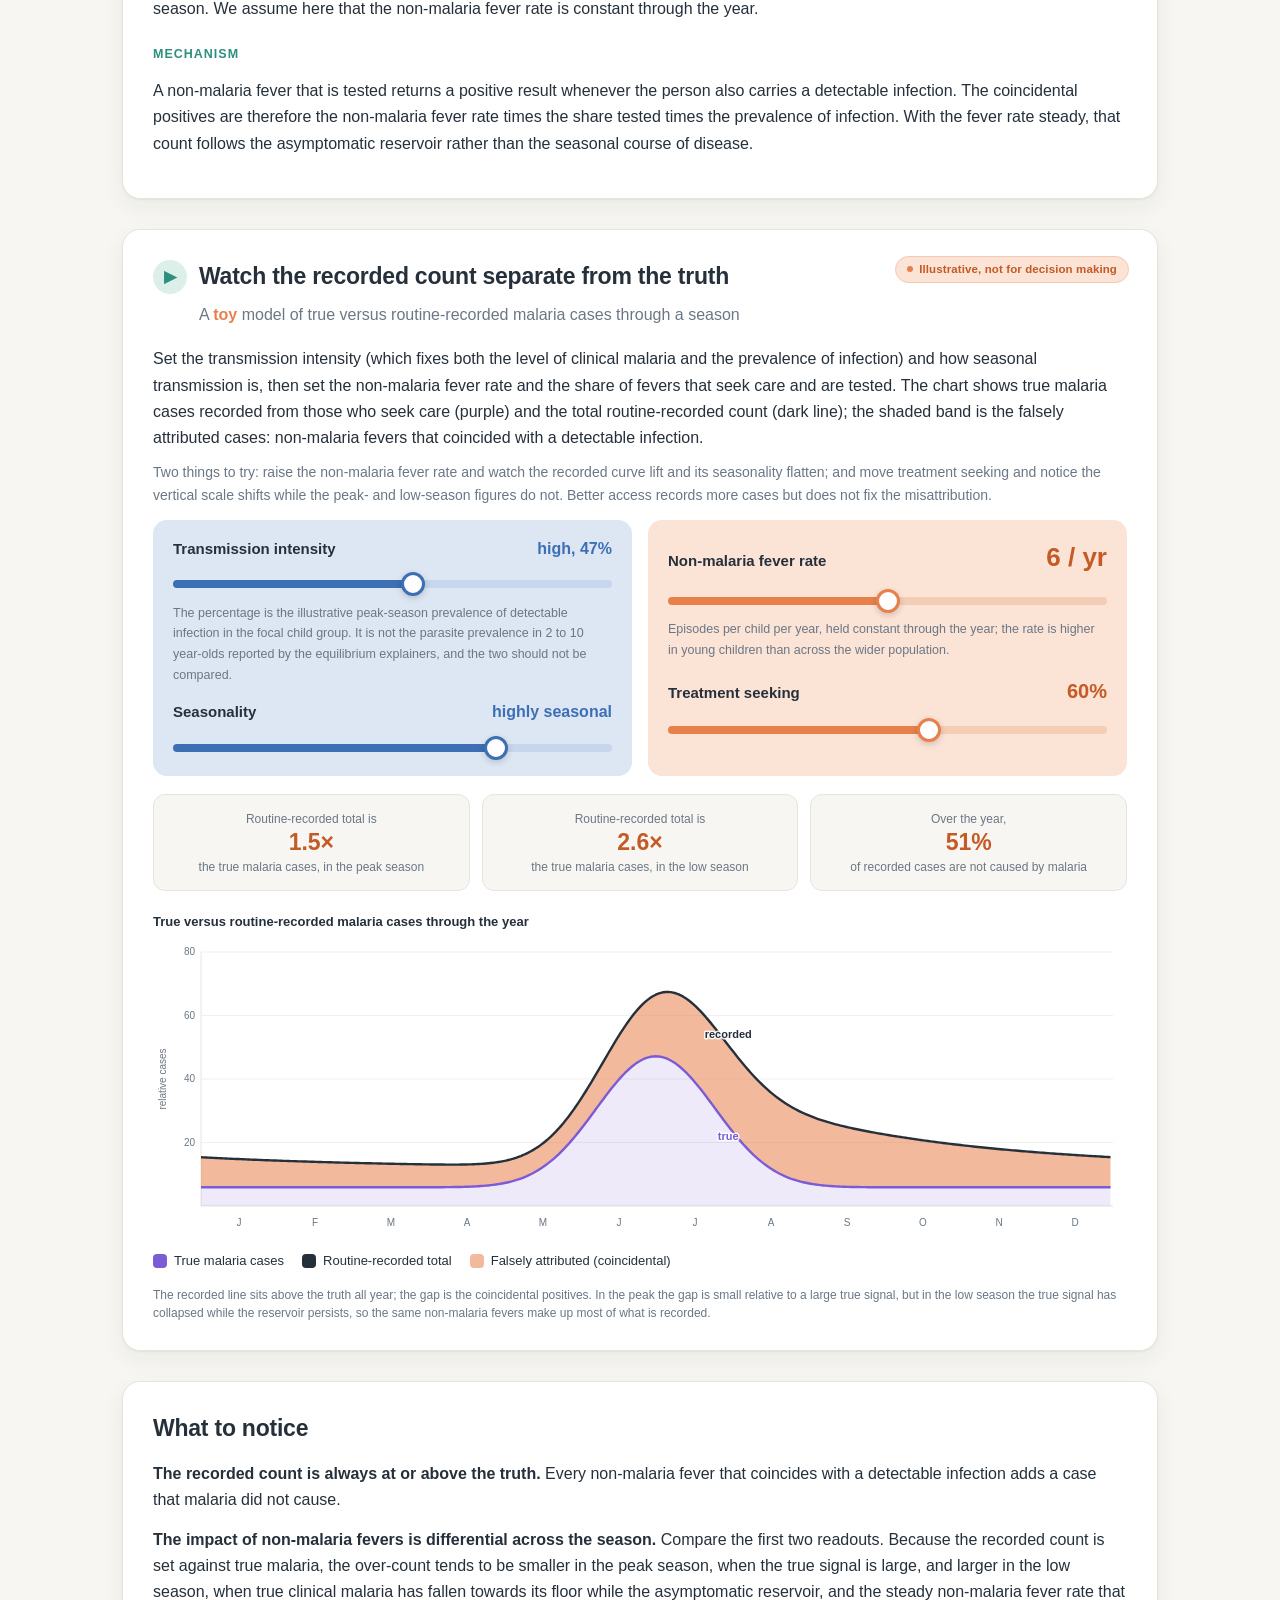
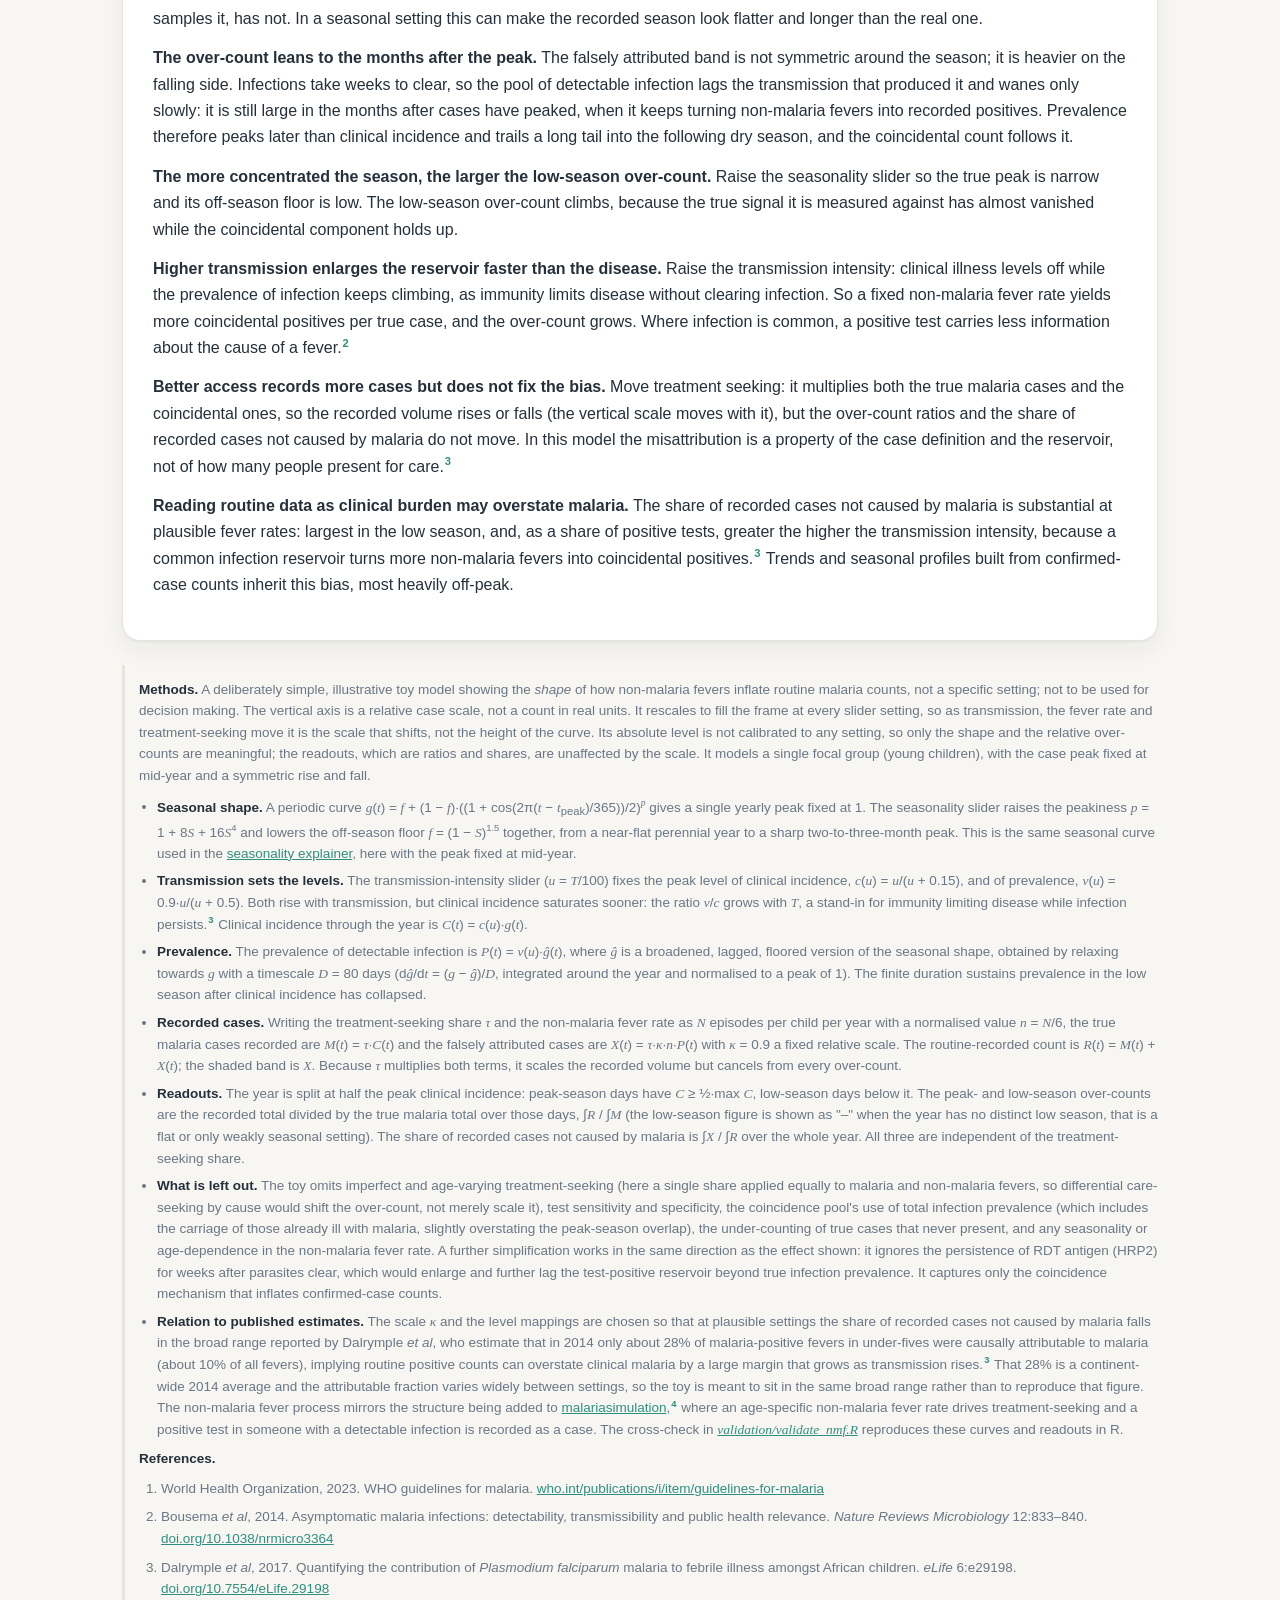
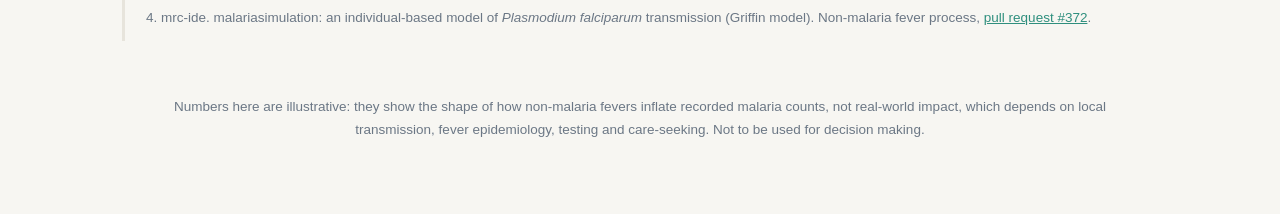
<file: nmf.html>
<!DOCTYPE html>
<html lang="en">
<head>
<meta charset="UTF-8">
<meta name="viewport" content="width=device-width, initial-scale=1.0">
<title>Non-malaria fevers and inflated malaria case counts</title>
<link rel="icon" href="favicon.svg" type="image/svg+xml">
<link rel="stylesheet" href="styles.css">
<!-- GoatCounter: privacy-friendly, cookieless visitor counts -->
<script data-goatcounter="https://pwinskill.goatcounter.com/count"
        async src="//gc.zgo.at/count.js"></script>
</head>
<body>

<nav class="crumb"><a href="index.html">← All explainers</a></nav>

<header class="hero">
  <p class="kicker">An interactive explainer</p>
  <h1>Non-malaria fevers and inflated malaria case counts</h1>
  <p class="lede">Routine surveillance records a malaria case when a person with a fever tests positive. But where malaria is endemic, many infections are asymptomatic, and a fever from another cause can coincide with an asymptomatic malaria infection. Those fevers test positive and are recorded as malaria, even though malaria did not cause them. Because non-malaria fevers occur year-round while true malaria can be seasonal, this over-counting is not uniform through the year.<sup class="cite"><a href="#ref1">1</a></sup></p>
</header>

<div class="wrapwide">

  <!-- CONCEPT 1 -->
  <section class="card">
    <h2><span class="num">1</span> Routine data counts test-positive fevers, not clinical malaria</h2>

    <h3>Evidence</h3>
    <p>Following the shift to test-based case management, a person presenting at a health facility with a fever is given a diagnostic test, usually a rapid diagnostic test (RDT), before antimalarials are prescribed.<sup class="cite"><a href="#ref1">1</a></sup> Routine surveillance then records a confirmed malaria case for each febrile individual who tests positive. The recorded count is therefore a count of test-positive fevers presenting for care, not a direct count of illness caused by malaria.</p>

    <h3>Mechanism</h3>
    <p>A positive test establishes that the person carries a detectable infection. It does not establish that the infection is the cause of their fever. Two conditions have to hold for a recorded case to be a true clinical malaria case: the person must be carrying parasites, and those parasites must be the reason they are febrile. Where the two are not causally linked, the case is recorded all the same. The routine count is thus the sum of true clinical malaria and a second, coincidental component.</p>
  </section>

  <!-- CONCEPT 2 -->
  <section class="card">
    <h2><span class="num">2</span> Where malaria is endemic, much infection is asymptomatic</h2>

    <h3>Evidence</h3>
    <p>In endemic settings a large share of the population carries a bloodstream infection at any given time without being ill from it.<sup class="cite"><a href="#ref2">2</a></sup> Acquired immunity allows people to tolerate parasites, and untreated infections can persist for weeks to months, so this asymptomatic reservoir is both substantial and slow to turn over. As transmission intensity rises, clinical illness begins to level off while the prevalence of detectable infection keeps climbing, so the infection reservoir grows relative to disease: immunity increasingly limits illness without clearing infection.</p>

    <h3>Mechanism</h3>
    <p>Because carriage builds up over the preceding weeks of transmission and clears only slowly, the prevalence of detectable infection is a broadened, lagged and floored version of the transmission signal: it rises after the season is under way, falls gradually once transmission recedes, and does not collapse in the low season the way new clinical illness does. Anyone tested during the low season still has an appreciable chance of a positive result, whether or not malaria is making them ill.</p>
  </section>

  <!-- CONCEPT 3 -->
  <section class="card">
    <h2><span class="num">3</span> Year-round non-malaria fevers coincide with a seasonal reservoir</h2>

    <h3>Evidence</h3>
    <p>Fevers have many causes other than malaria (respiratory and other infections chief among them) and across a year these are far more common than malaria-caused fevers.<sup class="cite"><a href="#ref1">1</a></sup> Their rate is higher in young children. Some of these causes carry their own seasonality, for example respiratory and diarrhoeal illnesses. But that seasonality generally differs in timing and duration from the malaria transmission season. We assume here that the non-malaria fever rate is constant through the year.</p>

    <h3>Mechanism</h3>
    <p>A non-malaria fever that is tested returns a positive result whenever the person also carries a detectable infection. The coincidental positives are therefore the non-malaria fever rate times the share tested times the prevalence of infection. With the fever rate steady, that count follows the asymptomatic reservoir rather than the seasonal course of disease.</p>
  </section>
</div>

<!-- INTERACTIVE TOY MODEL -->
<div class="wrapwide">
  <section class="card toy">
    <span class="toy-tag" title="This is an illustrative teaching model, not calibrated to any setting. Not for real-world decisions.">Illustrative, not for decision making</span>
    <h2><span class="num">▶</span> Watch the recorded count separate from the truth</h2>
    <p class="sub">A <strong style="color:var(--warm)">toy</strong> model of true versus routine-recorded malaria cases through a season</p>
    <p>Set the transmission intensity (which fixes both the level of clinical malaria and the prevalence of infection) and how seasonal transmission is, then set the non-malaria fever rate and the share of fevers that seek care and are tested. The chart shows true malaria cases recorded from those who seek care (purple) and the total routine-recorded count (dark line); the shaded band is the falsely attributed cases: non-malaria fevers that coincided with a detectable infection.</p>
    <p class="muted" style="font-size:14px;margin-top:-4px">Two things to try: raise the non-malaria fever rate and watch the recorded curve lift and its seasonality flatten; and move treatment seeking and notice the vertical scale shifts while the peak- and low-season figures do not. Better access records more cases but does not fix the misattribution.</p>

    <div class="controls">
      <div class="slider-block season">
        <div class="slider-top"><span class="label">Transmission intensity</span><span class="val" id="vTrans">high, 47%</span></div>
        <input type="range" id="transmission" min="0" max="100" value="55" step="1" aria-label="Transmission intensity, setting the level of clinical malaria and the prevalence of infection">
        <p class="slider-sub muted">The percentage is the illustrative peak-season prevalence of detectable infection in the focal child group. It is not the parasite prevalence in 2 to 10 year-olds reported by the equilibrium explainers, and the two should not be compared.</p>
        <div class="subslider">
          <div class="slider-top"><span class="label">Seasonality</span><span class="val val-word" id="vSeason">highly seasonal</span></div>
          <input type="range" id="seasonality" min="0" max="100" value="75" step="1" aria-label="Seasonality, from perennial to highly seasonal">
        </div>
      </div>
      <div class="slider-block cover">
        <div class="slider-top"><span class="label">Non-malaria fever rate</span><span class="val" id="vNmf">6 / yr</span></div>
        <input type="range" id="nmf" min="0" max="12" value="6" step="1" aria-label="Non-malaria fever episodes per child per year">
        <p class="slider-sub muted">Episodes per child per year, held constant through the year; the rate is higher in young children than across the wider population.</p>
        <div class="subslider">
          <div class="slider-top"><span class="label">Treatment seeking</span><span class="val" id="vTreat">60%</span></div>
          <input type="range" id="treat" min="0" max="100" value="60" step="1" aria-label="Share of fevers that seek care and are tested, percent">
        </div>
      </div>
    </div>

    <div class="readouts ro-sentences">
      <div class="readout">
        <div class="l">Routine-recorded total is</div>
        <div class="v" id="rPeak" style="color:#c45a25">–</div>
        <div class="l">the true malaria cases, in the peak season</div>
      </div>
      <div class="readout">
        <div class="l">Routine-recorded total is</div>
        <div class="v" id="rLow" style="color:#c45a25">–</div>
        <div class="l">the true malaria cases, in the low season</div>
      </div>
      <div class="readout">
        <div class="l">Over the year,</div>
        <div class="v" id="rShare" style="color:#c45a25">–</div>
        <div class="l">of recorded cases are not caused by malaria</div>
      </div>
    </div>
    <div class="sr-only" id="srLive" aria-live="polite" aria-atomic="true"></div>

    <p class="chart-label">True versus routine-recorded malaria cases through the year</p>
    <canvas id="nmfChart" height="300" aria-label="True malaria cases and routine-recorded malaria cases through the year, with the falsely attributed cases shaded"></canvas>
    <div class="rb-legend">
      <span><i style="background:var(--clin)"></i> True malaria cases</span>
      <span><i style="background:var(--ink)"></i> Routine-recorded total</span>
      <span><i style="background:var(--warm);opacity:.55"></i> Falsely attributed (coincidental)</span>
    </div>
    <p class="pcap" style="margin-top:14px">The recorded line sits above the truth all year; the gap is the coincidental positives. In the peak the gap is small relative to a large true signal, but in the low season the true signal has collapsed while the reservoir persists, so the same non-malaria fevers make up most of what is recorded.</p>
  </section>
</div>

<div class="wrapwide">
  <section class="card">
    <h2>What to notice</h2>
    <p><strong>The recorded count is always at or above the truth.</strong> Every non-malaria fever that coincides with a detectable infection adds a case that malaria did not cause.</p>
    <p><strong>The impact of non-malaria fevers is differential across the season.</strong> Compare the first two readouts. Because the recorded count is set against true malaria, the over-count tends to be smaller in the peak season, when the true signal is large, and larger in the low season, when true clinical malaria has fallen towards its floor while the asymptomatic reservoir, and the steady non-malaria fever rate that samples it, has not. In a seasonal setting this can make the recorded season look flatter and longer than the real one.</p>
    <p><strong>The over-count leans to the months after the peak.</strong> The falsely attributed band is not symmetric around the season; it is heavier on the falling side. Infections take weeks to clear, so the pool of detectable infection lags the transmission that produced it and wanes only slowly: it is still large in the months after cases have peaked, when it keeps turning non-malaria fevers into recorded positives. Prevalence therefore peaks later than clinical incidence and trails a long tail into the following dry season, and the coincidental count follows it.</p>
    <p><strong>The more concentrated the season, the larger the low-season over-count.</strong> Raise the seasonality slider so the true peak is narrow and its off-season floor is low. The low-season over-count climbs, because the true signal it is measured against has almost vanished while the coincidental component holds up.</p>
    <p><strong>Higher transmission enlarges the reservoir faster than the disease.</strong> Raise the transmission intensity: clinical illness levels off while the prevalence of infection keeps climbing, as immunity limits disease without clearing infection. So a fixed non-malaria fever rate yields more coincidental positives per true case, and the over-count grows. Where infection is common, a positive test carries less information about the cause of a fever.<sup class="cite"><a href="#ref2">2</a></sup></p>
    <p><strong>Better access records more cases but does not fix the bias.</strong> Move treatment seeking: it multiplies both the true malaria cases and the coincidental ones, so the recorded volume rises or falls (the vertical scale moves with it), but the over-count ratios and the share of recorded cases not caused by malaria do not move. In this model the misattribution is a property of the case definition and the reservoir, not of how many people present for care.<sup class="cite"><a href="#ref3">3</a></sup></p>
    <p><strong>Reading routine data as clinical burden may overstate malaria.</strong> The share of recorded cases not caused by malaria is substantial at plausible fever rates: largest in the low season, and, as a share of positive tests, greater the higher the transmission intensity, because a common infection reservoir turns more non-malaria fevers into coincidental positives.<sup class="cite"><a href="#ref3">3</a></sup> Trends and seasonal profiles built from confirmed-case counts inherit this bias, most heavily off-peak.</p>
  </section>

  <div class="note">
    <p><strong>Methods.</strong> A deliberately simple, illustrative toy model showing the <em>shape</em> of how non-malaria fevers inflate routine malaria counts, not a specific setting; not to be used for decision making. The vertical axis is a relative case scale, not a count in real units. It rescales to fill the frame at every slider setting, so as transmission, the fever rate and treatment-seeking move it is the scale that shifts, not the height of the curve. Its absolute level is not calibrated to any setting, so only the shape and the relative over-counts are meaningful; the readouts, which are ratios and shares, are unaffected by the scale. It models a single focal group (young children), with the case peak fixed at mid-year and a symmetric rise and fall.</p>
    <ul>
      <li><strong>Seasonal shape.</strong> A periodic curve <span class="var">g</span>(<span class="var">t</span>) = <span class="var">f</span> + (1 − <span class="var">f</span>)·((1 + cos(2π(<span class="var">t</span> − <span class="var">t</span><sub>peak</sub>)/365))/2)<sup><span class="var">p</span></sup> gives a single yearly peak fixed at 1. The seasonality slider raises the peakiness <span class="var">p</span> = 1 + 8<span class="var">S</span> + 16<span class="var">S</span><sup>4</sup> and lowers the off-season floor <span class="var">f</span> = (1 − <span class="var">S</span>)<sup>1.5</sup> together, from a near-flat perennial year to a sharp two-to-three-month peak. This is the same seasonal curve used in the <a href="seasonality.html">seasonality explainer</a>, here with the peak fixed at mid-year.</li>
      <li><strong>Transmission sets the levels.</strong> The transmission-intensity slider (<span class="var">u</span> = <span class="var">T</span>/100) fixes the peak level of clinical incidence, <span class="var">c</span>(<span class="var">u</span>) = <span class="var">u</span>/(<span class="var">u</span> + 0.15), and of prevalence, <span class="var">v</span>(<span class="var">u</span>) = 0.9·<span class="var">u</span>/(<span class="var">u</span> + 0.5). Both rise with transmission, but clinical incidence saturates sooner: the ratio <span class="var">v</span>/<span class="var">c</span> grows with <span class="var">T</span>, a stand-in for immunity limiting disease while infection persists.<sup class="cite"><a href="#ref3">3</a></sup> Clinical incidence through the year is <span class="var">C</span>(<span class="var">t</span>) = <span class="var">c</span>(<span class="var">u</span>)·<span class="var">g</span>(<span class="var">t</span>).</li>
      <li><strong>Prevalence.</strong> The prevalence of detectable infection is <span class="var">P</span>(<span class="var">t</span>) = <span class="var">v</span>(<span class="var">u</span>)·<span class="var">ĝ</span>(<span class="var">t</span>), where <span class="var">ĝ</span> is a broadened, lagged, floored version of the seasonal shape, obtained by relaxing towards <span class="var">g</span> with a timescale <span class="var">D</span> = 80 days (d<span class="var">ĝ</span>/d<span class="var">t</span> = (<span class="var">g</span> − <span class="var">ĝ</span>)/<span class="var">D</span>, integrated around the year and normalised to a peak of 1). The finite duration sustains prevalence in the low season after clinical incidence has collapsed.</li>
      <li><strong>Recorded cases.</strong> Writing the treatment-seeking share <span class="var">τ</span> and the non-malaria fever rate as <span class="var">N</span> episodes per child per year with a normalised value <span class="var">n</span> = <span class="var">N</span>/6, the true malaria cases recorded are <span class="var">M</span>(<span class="var">t</span>) = <span class="var">τ</span>·<span class="var">C</span>(<span class="var">t</span>) and the falsely attributed cases are <span class="var">X</span>(<span class="var">t</span>) = <span class="var">τ</span>·<span class="var">κ</span>·<span class="var">n</span>·<span class="var">P</span>(<span class="var">t</span>) with <span class="var">κ</span> = 0.9 a fixed relative scale. The routine-recorded count is <span class="var">R</span>(<span class="var">t</span>) = <span class="var">M</span>(<span class="var">t</span>) + <span class="var">X</span>(<span class="var">t</span>); the shaded band is <span class="var">X</span>. Because <span class="var">τ</span> multiplies both terms, it scales the recorded volume but cancels from every over-count.</li>
      <li><strong>Readouts.</strong> The year is split at half the peak clinical incidence: peak-season days have <span class="var">C</span> ≥ ½·max <span class="var">C</span>, low-season days below it. The peak- and low-season over-counts are the recorded total divided by the true malaria total over those days, ∫<span class="var">R</span> / ∫<span class="var">M</span> (the low-season figure is shown as "–" when the year has no distinct low season, that is a flat or only weakly seasonal setting). The share of recorded cases not caused by malaria is ∫<span class="var">X</span> / ∫<span class="var">R</span> over the whole year. All three are independent of the treatment-seeking share.</li>
      <li><strong>What is left out.</strong> The toy omits imperfect and age-varying treatment-seeking (here a single share applied equally to malaria and non-malaria fevers, so differential care-seeking by cause would shift the over-count, not merely scale it), test sensitivity and specificity, the coincidence pool's use of total infection prevalence (which includes the carriage of those already ill with malaria, slightly overstating the peak-season overlap), the under-counting of true cases that never present, and any seasonality or age-dependence in the non-malaria fever rate. A further simplification works in the same direction as the effect shown: it ignores the persistence of RDT antigen (HRP2) for weeks after parasites clear, which would enlarge and further lag the test-positive reservoir beyond true infection prevalence. It captures only the coincidence mechanism that inflates confirmed-case counts.</li>
      <li><strong>Relation to published estimates.</strong> The scale <span class="var">κ</span> and the level mappings are chosen so that at plausible settings the share of recorded cases not caused by malaria falls in the broad range reported by Dalrymple <em>et al</em>, who estimate that in 2014 only about 28% of malaria-positive fevers in under-fives were causally attributable to malaria (about 10% of all fevers), implying routine positive counts can overstate clinical malaria by a large margin that grows as transmission rises.<sup class="cite"><a href="#ref3">3</a></sup> That 28% is a continent-wide 2014 average and the attributable fraction varies widely between settings, so the toy is meant to sit in the same broad range rather than to reproduce that figure. The non-malaria fever process mirrors the structure being added to <a href="https://github.com/mrc-ide/malariasimulation/pull/372" target="_blank" rel="noopener">malariasimulation</a>,<sup class="cite"><a href="#ref4">4</a></sup> where an age-specific non-malaria fever rate drives treatment-seeking and a positive test in someone with a detectable infection is recorded as a case. The cross-check in <a href="validation/validate_nmf.R" target="_blank" rel="noopener"><span class="var">validation/validate_nmf.R</span></a> reproduces these curves and readouts in R.</li>
    </ul>
    <p><strong>References.</strong></p>
    <ol class="refs">
      <li id="ref1">World Health Organization, 2023. WHO guidelines for malaria. <a href="https://www.who.int/publications/i/item/guidelines-for-malaria" target="_blank" rel="noopener">who.int/publications/i/item/guidelines-for-malaria</a></li>
      <li id="ref2">Bousema <em>et al</em>, 2014. Asymptomatic malaria infections: detectability, transmissibility and public health relevance. <em>Nature Reviews Microbiology</em> 12:833–840. <a href="https://doi.org/10.1038/nrmicro3364" target="_blank" rel="noopener">doi.org/10.1038/nrmicro3364</a></li>
      <li id="ref3">Dalrymple <em>et al</em>, 2017. Quantifying the contribution of <em>Plasmodium falciparum</em> malaria to febrile illness amongst African children. <em>eLife</em> 6:e29198. <a href="https://doi.org/10.7554/eLife.29198" target="_blank" rel="noopener">doi.org/10.7554/eLife.29198</a></li>
      <li id="ref4">mrc-ide. malariasimulation: an individual-based model of <em>Plasmodium falciparum</em> transmission (Griffin model). Non-malaria fever process, <a href="https://github.com/mrc-ide/malariasimulation/pull/372" target="_blank" rel="noopener">pull request #372</a>.</li>
    </ol>
  </div>

  <footer>
    <p>Numbers here are illustrative: they show the shape of how non-malaria fevers inflate recorded malaria counts, not real-world impact, which depends on local transmission, fever epidemiology, testing and care-seeking. Not to be used for decision making.</p>
  </footer>
</div>

<script>
// ---------- toy non-malaria-fever over-counting model (illustrative) ----------
// g(t):  seasonal shape (peak fixed mid-year at 1), from the seasonality explainer.
// C(t):  true clinical malaria = c(u)*g(t); its level c(u) is set by transmission intensity.
// P(t):  prevalence of detectable infection = v(u)*ghat(t); ghat is a broadened, lagged,
//        floored (low-pass) version of g, and the level v(u) is set by transmission intensity.
// M(t):  true malaria cases recorded  = treat * C(t)
// X(t):  falsely attributed cases     = treat * kappa * nNorm * P(t)   (coincident positives)
// R(t):  routine-recorded total       = M(t) + X(t)
const YEAR = 365, DT = 1;
const PEAK_DAY = 182;   // case peak fixed at mid-year
const D_INF = 80;       // mean duration of detectable infection (days): sets the reservoir lag/floor
const NMF_REF = 6;      // reference non-malaria fever rate (episodes/child/yr); slider normalised to it
const KAPPA = 0.9;      // relative scale converting (fever rate x prevalence) into recorded-case units
const CASE_SCALE = 100; // display only: scales the model's relative rate onto the illustrative relative-case axis
const MONTHS = ['Jan','Feb','Mar','Apr','May','Jun','Jul','Aug','Sep','Oct','Nov','Dec'];

// seasonal shape; symmetric single peak fixed at mid-year, peakiness/floor from seasonality S
function seasonalShape(t, S){
  const p = 1 + 8 * S + 16 * Math.pow(S, 4);
  const floor = Math.pow(1 - S, 1.5);
  const phi = 2 * Math.PI * (t - PEAK_DAY) / YEAR;
  const s = Math.pow((1 + Math.cos(phi)) / 2, p);
  return floor + (1 - floor) * s;
}

// transmission intensity (u = T/100) -> peak levels of clinical incidence and prevalence.
// clinical saturates sooner than prevalence, so the reservoir grows relative to disease with T.
function clinLevel(u){ return u / (u + 0.15); }
function prevLevel(u){ return 0.9 * u / (u + 0.5); }

// seasonal shape sampled over the year, cached on S. Used by both the clinical curve and the
// prevalence low-pass, so it is built once per seasonality setting (not per slider frame).
let _shKey = null, _shVal = null;
function shapeArr(S){
  if(S === _shKey) return _shVal;
  const n = Math.round(YEAR / DT);
  const g = new Array(n);
  for(let i = 0; i < n; i++) g[i] = seasonalShape(i * DT, S);
  _shKey = S; _shVal = g;
  return g;
}

// broadened/lagged/floored seasonal shape for prevalence: relax towards g with timescale D_INF,
// iterate around the year to a periodic steady state, normalise to a peak of 1. Depends only on S.
let _psKey = null, _psVal = null;
function prevShape(S){
  if(S === _psKey) return _psVal;
  const g = shapeArr(S), n = g.length;
  let A = 0.3;
  for(let rep = 0; rep < 8; rep++) for(let i = 0; i < n; i++) A += (g[i] - A) / D_INF * DT;
  const out = new Array(n);
  for(let i = 0; i < n; i++){ A += (g[i] - A) / D_INF * DT; out[i] = A; }
  let mx = 0; for(const v of out) if(v > mx) mx = v;
  for(let i = 0; i < n; i++) out[i] /= mx;
  _psKey = S; _psVal = out;
  return out;
}

// ---------- simulate over the year ----------
function simulate(T, S, nmfPerYr, treatPct){
  const u = T / 100, nNorm = nmfPerYr / NMF_REF, tau = treatPct / 100;
  const cL = clinLevel(u), vL = prevLevel(u);
  const g = shapeArr(S), ghat = prevShape(S), n = g.length;
  const pts = [];
  let xTot = 0, rTot = 0;
  let peakM = 0, peakR = 0, lowM = 0, lowR = 0, recMax = 0;
  for(let i = 0; i < n; i++){
    const C = cL * g[i];                     // true clinical incidence
    const P = vL * ghat[i];                  // prevalence of detectable infection
    const M = tau * C;                       // true malaria cases recorded
    const X = tau * KAPPA * nNorm * P;       // falsely attributed (coincident) cases
    const R = M + X;
    pts.push({t: i * DT, M, R});
    xTot += X; rTot += R;
    if(R > recMax) recMax = R;               // tallest recorded point, sets the y-axis scale
    if(g[i] >= 0.5){ peakM += M; peakR += R; } else { lowM += M; lowR += R; }   // peak season: C >= half its max
  }
  return {
    pts, recMax,
    peakRatio: peakM > 0 ? peakR / peakM : null,
    lowRatio:  lowM  > 0 ? lowR  / lowM  : null,   // null when there is no low season (perennial)
    falseShare: rTot > 0 ? xTot / rTot : 0
  };
}

// ---------- canvas helpers (match seasonality.html / rebounds.html) ----------
function css(v){ return getComputedStyle(document.documentElement).getPropertyValue(v).trim(); }
function setup(canvas){
  if(!canvas) return null;
  const dpr = window.devicePixelRatio || 1;
  if(!canvas.dataset.h) canvas.dataset.h = canvas.getAttribute('height') || 280;
  const H = +canvas.dataset.h;
  const W = canvas.getBoundingClientRect().width;
  if(!W) return null;
  canvas.style.height = H + 'px';
  canvas.width = Math.round(W * dpr);
  canvas.height = Math.round(H * dpr);
  const ctx = canvas.getContext('2d');
  ctx.setTransform(dpr, 0, 0, dpr, 0, 0);
  ctx.clearRect(0, 0, W, H);
  return {ctx, W, H};
}

// choose a nice y-axis: ~3-4 round ticks with a little headroom above the peak
function axisFor(peak){
  const target = peak * 1.1;
  const rough = target / 4;
  const p = Math.pow(10, Math.floor(Math.log10(rough)));
  const nn = rough / p;
  const step = (nn <= 1 ? 1 : nn <= 2 ? 2 : nn <= 5 ? 5 : 10) * p;
  return {step, max: Math.ceil(target / step) * step};
}

// ---------- main chart ----------
// renderChart draws one frame at a given axis max + tick step; drawChart (below) eases the axis
// max toward its target so it glides between "nice" values instead of snapping as sliders move.
function renderChart(sim, YMAX, step){
  const c = document.getElementById('nmfChart');
  const s = setup(c); if(!s) return;
  const {ctx, W, H} = s;
  const padL = 48, padR = 14, padT = 16, padB = 30;
  const plotW = W - padL - padR, plotH = H - padT - padB;
  const cases = v => v * CASE_SCALE;   // model relative rate -> illustrative relative-case axis
  const {pts} = sim;
  const X = t => padL + t / YEAR * plotW;
  const Y = v => padT + (1 - v / YMAX) * plotH;

  // gridlines + y-axis labels at the target's round ticks, drawn up to the current animated max
  for(let gv = step; gv <= YMAX + 1e-6; gv += step){
    ctx.strokeStyle = css('--line'); ctx.lineWidth = 1; ctx.globalAlpha = 0.55;
    ctx.beginPath(); ctx.moveTo(padL, Y(gv)); ctx.lineTo(padL + plotW, Y(gv)); ctx.stroke();
    ctx.globalAlpha = 1;
    ctx.fillStyle = css('--muted'); ctx.font = '10px -apple-system,Segoe UI,sans-serif'; ctx.textAlign = 'right';
    ctx.fillText(step < 1 ? gv.toFixed(1) : String(Math.round(gv)), padL - 6, Y(gv) + 3);
  }
  // axes
  ctx.strokeStyle = css('--line'); ctx.lineWidth = 1;
  ctx.beginPath(); ctx.moveTo(padL, padT); ctx.lineTo(padL, padT + plotH); ctx.lineTo(padL + plotW, padT + plotH); ctx.stroke();

  // y-axis title
  ctx.save();
  ctx.translate(13, padT + plotH / 2); ctx.rotate(-Math.PI / 2);
  ctx.fillStyle = css('--muted'); ctx.textAlign = 'center';
  ctx.fillText('relative cases', 0, 0);
  ctx.restore();

  // true malaria cases: filled area + line
  ctx.fillStyle = css('--clin'); ctx.globalAlpha = 0.13;
  ctx.beginPath(); ctx.moveTo(X(0), Y(0));
  for(const p of pts) ctx.lineTo(X(p.t), Y(cases(p.M)));
  ctx.lineTo(X(pts[pts.length - 1].t), Y(0)); ctx.closePath(); ctx.fill();
  ctx.globalAlpha = 1;

  // falsely-attributed band: between the true line and the recorded line
  ctx.fillStyle = css('--warm'); ctx.globalAlpha = 0.55;
  ctx.beginPath();
  for(const p of pts) ctx.lineTo(X(p.t), Y(cases(p.R)));
  for(let i = pts.length - 1; i >= 0; i--) ctx.lineTo(X(pts[i].t), Y(cases(pts[i].M)));
  ctx.closePath(); ctx.fill();
  ctx.globalAlpha = 1;

  // true malaria line
  ctx.strokeStyle = css('--clin'); ctx.lineWidth = 2.4; ctx.lineJoin = 'round';
  ctx.beginPath();
  pts.forEach((p, i) => { const xx = X(p.t), yy = Y(cases(p.M)); i ? ctx.lineTo(xx, yy) : ctx.moveTo(xx, yy); });
  ctx.stroke();

  // recorded line (near-black, distinct from the coloured true line)
  ctx.strokeStyle = css('--ink'); ctx.lineWidth = 2.4; ctx.lineJoin = 'round';
  ctx.beginPath();
  pts.forEach((p, i) => { const xx = X(p.t), yy = Y(cases(p.R)); i ? ctx.lineTo(xx, yy) : ctx.moveTo(xx, yy); });
  ctx.stroke();

  // direct labels at the widest separation between the two lines
  let si = 0, sv = 0;
  for(let i = 0; i < pts.length; i++){ const d = pts[i].R - pts[i].M; if(d > sv){ sv = d; si = i; } }
  if(sv > 0.04){
    const q = pts[si], lx = Math.max(padL + 46, Math.min(padL + plotW - 46, X(q.t)));
    ctx.font = '600 11px -apple-system,Segoe UI,sans-serif'; ctx.textAlign = 'center';
    const tag = (text, v, color, dy) => {
      const ty = Math.max(padT + 10, Math.min(padT + plotH - 4, Y(v) + dy));
      ctx.lineWidth = 3; ctx.strokeStyle = 'rgba(255,255,255,.85)'; ctx.strokeText(text, lx, ty);
      ctx.fillStyle = color; ctx.fillText(text, lx, ty);
    };
    tag('recorded', cases(q.R), css('--ink'), -7);
    tag('true', cases(q.M), css('--clin'), 14);
  }

  // month labels
  ctx.fillStyle = css('--muted'); ctx.font = '10px -apple-system,Segoe UI,sans-serif'; ctx.textAlign = 'center';
  for(let m = 0; m < 12; m++){ const day = (m + 0.5) * YEAR / 12; ctx.fillText(MONTHS[m][0], X(day), padT + plotH + 20); }
}

// ease the displayed axis max toward its target so the rescaling glides rather than snaps between
// "nice" values as the sliders move; labels stay on the target's round ticks throughout.
const REDUCED_MOTION = window.matchMedia('(prefers-reduced-motion: reduce)').matches;
let _axMax = null, _axTarget = null, _lastSim = null, _axRAF = 0;
function drawChart(sim){
  _lastSim = sim;
  _axTarget = axisFor(Math.max(sim.recMax * CASE_SCALE, 1));   // fill the frame at the current peak
  if(_axMax === null || REDUCED_MOTION){          // first paint, or reduced motion: snap to target
    _axMax = _axTarget.max;
    renderChart(_lastSim, _axMax, _axTarget.step);
    return;
  }
  if(!_axRAF) _axRAF = requestAnimationFrame(stepAxis);
}
function stepAxis(){
  const diff = _axTarget.max - _axMax;
  if(Math.abs(diff) < Math.max(_axTarget.max * 0.004, 0.5)){   // close enough: settle on the target
    _axMax = _axTarget.max; _axRAF = 0;
  } else {
    _axMax += diff * 0.18;                                     // exponential ease toward the target
    _axRAF = requestAnimationFrame(stepAxis);
  }
  renderChart(_lastSim, _axMax, _axTarget.step);               // labels on the target's round ticks
}

// ---------- wiring ----------
const transmission = document.getElementById('transmission');
const seasonality = document.getElementById('seasonality');
const nmf = document.getElementById('nmf');
const treat = document.getElementById('treat');
const allSliders = [transmission, seasonality, nmf, treat];

function fillPct(el){ el.style.setProperty('--fill', ((el.value - el.min) / (el.max - el.min) * 100) + '%'); }
// thresholds align with when a low season exists: g dips below half-peak only once the floor
// (1-S)^1.5 < 0.5, i.e. S > ~0.37, so "seasonal" starts there and the low-season readout is
// non-empty whenever the label says seasonal or highly seasonal.
function seasonLabel(S){ return S < 0.15 ? 'perennial' : S < 0.4 ? 'weakly seasonal' : S < 0.7 ? 'seasonal' : 'highly seasonal'; }
// Verbal bands take the two lower cut-points used by the other explainers (10 and 35 per cent),
// applied to this page's own peak infection prevalence prevLevel(). There is no 'intense' band:
// prevLevel saturates at exactly 0.60, which is where the equilibrium pages' top band begins, so
// an 'intense' tier here would cover the last slider step alone.
// The word is derived from the SAME rounded integer that is displayed, so the two can never
// disagree at a band edge. Note this prevalence is an illustrative, child-focal, peak-season
// figure, not the Griffin PfPR 2-10 the equilibrium pages report.
function transPct(T){ return Math.round(prevLevel(T / 100) * 100); }
function transWord(T){
  const pc = transPct(T);
  return pc < 10 ? 'low' : pc < 35 ? 'moderate' : 'high';
}
function transLabel(T){ return transWord(T) + ', ' + transPct(T) + '%'; }

function update(){
  allSliders.forEach(fillPct);
  const T = +transmission.value;
  const S = +seasonality.value / 100;
  const nmfPerYr = +nmf.value;
  const treatPct = +treat.value;

  document.getElementById('vTrans').textContent = transLabel(T);
  document.getElementById('vSeason').textContent = seasonLabel(S);
  document.getElementById('vNmf').textContent = nmfPerYr + ' / yr';
  document.getElementById('vTreat').textContent = treatPct + '%';

  // human-readable values for assistive tech (sliders carry raw numbers)
  transmission.setAttribute('aria-valuetext', transWord(T) + ' transmission, ' + transPct(T) + ' percent peak infection prevalence');
  seasonality.setAttribute('aria-valuetext', seasonLabel(S));
  nmf.setAttribute('aria-valuetext', nmfPerYr + ' non-malaria fevers per child per year');
  treat.setAttribute('aria-valuetext', treatPct + ' percent seeking care');

  const sim = simulate(T, S, nmfPerYr, treatPct);

  const fmt = r => r == null ? '–' : r.toFixed(1) + '×';
  document.getElementById('rPeak').textContent = fmt(sim.peakRatio);
  document.getElementById('rLow').textContent = fmt(sim.lowRatio);
  document.getElementById('rShare').textContent = sim.peakRatio == null ? '–' : Math.round(sim.falseShare * 100) + '%';
  announce(sim);

  drawChart(sim);
}

// debounce the screen-reader announcement so dragging a slider doesn't flood it
let announceTimer = null;
function announce(sim){
  clearTimeout(announceTimer);
  announceTimer = setTimeout(() => {
    const low = sim.lowRatio == null ? 'no distinct low season' : sim.lowRatio.toFixed(1) + ' times in the low season';
    const peak = sim.peakRatio == null ? '–' : sim.peakRatio.toFixed(1);
    document.getElementById('srLive').textContent =
      'Recorded cases ' + peak + ' times the truth in the peak season, ' + low + '; ' +
      Math.round(sim.falseShare * 100) + '% of recorded cases not caused by malaria';
  }, 450);
}

allSliders.forEach(el => el.addEventListener('input', update));
window.addEventListener('resize', update);
window.addEventListener('load', update);
update();
</script>

</body>
</html>
</file>
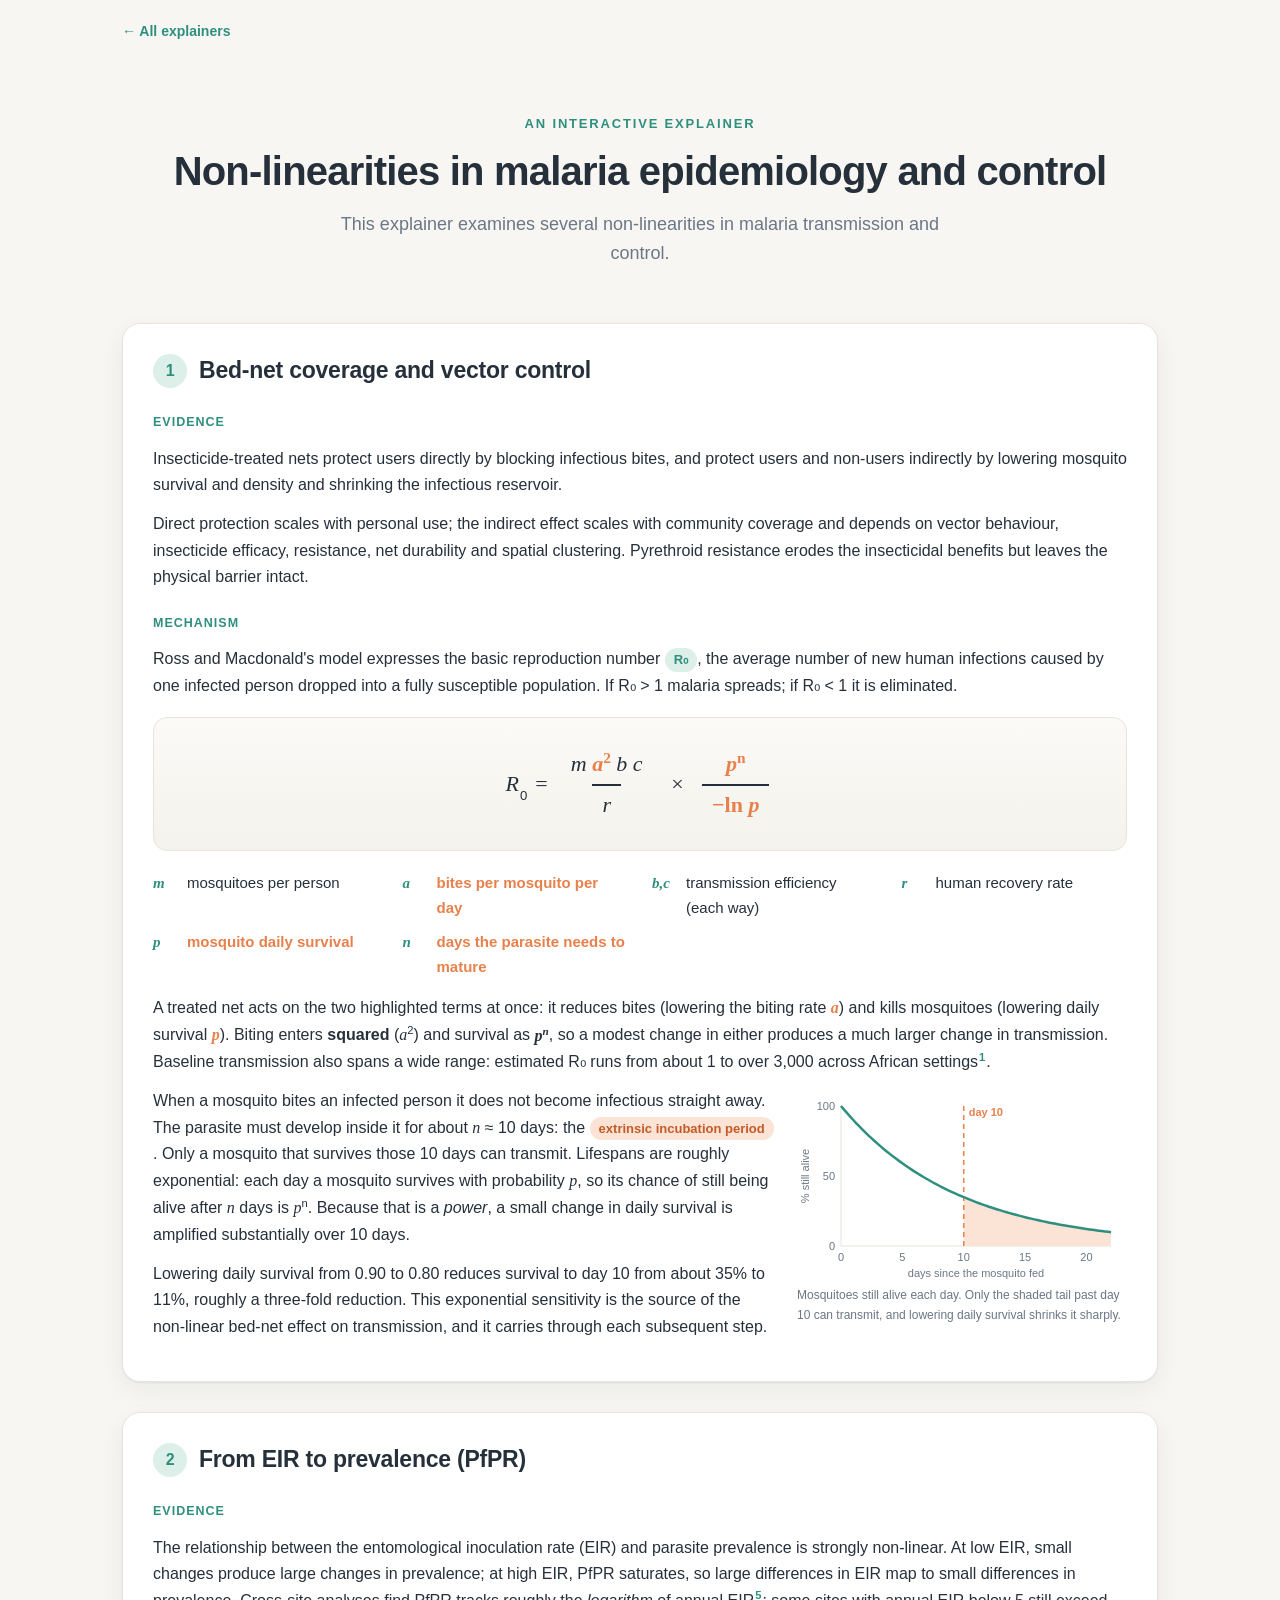
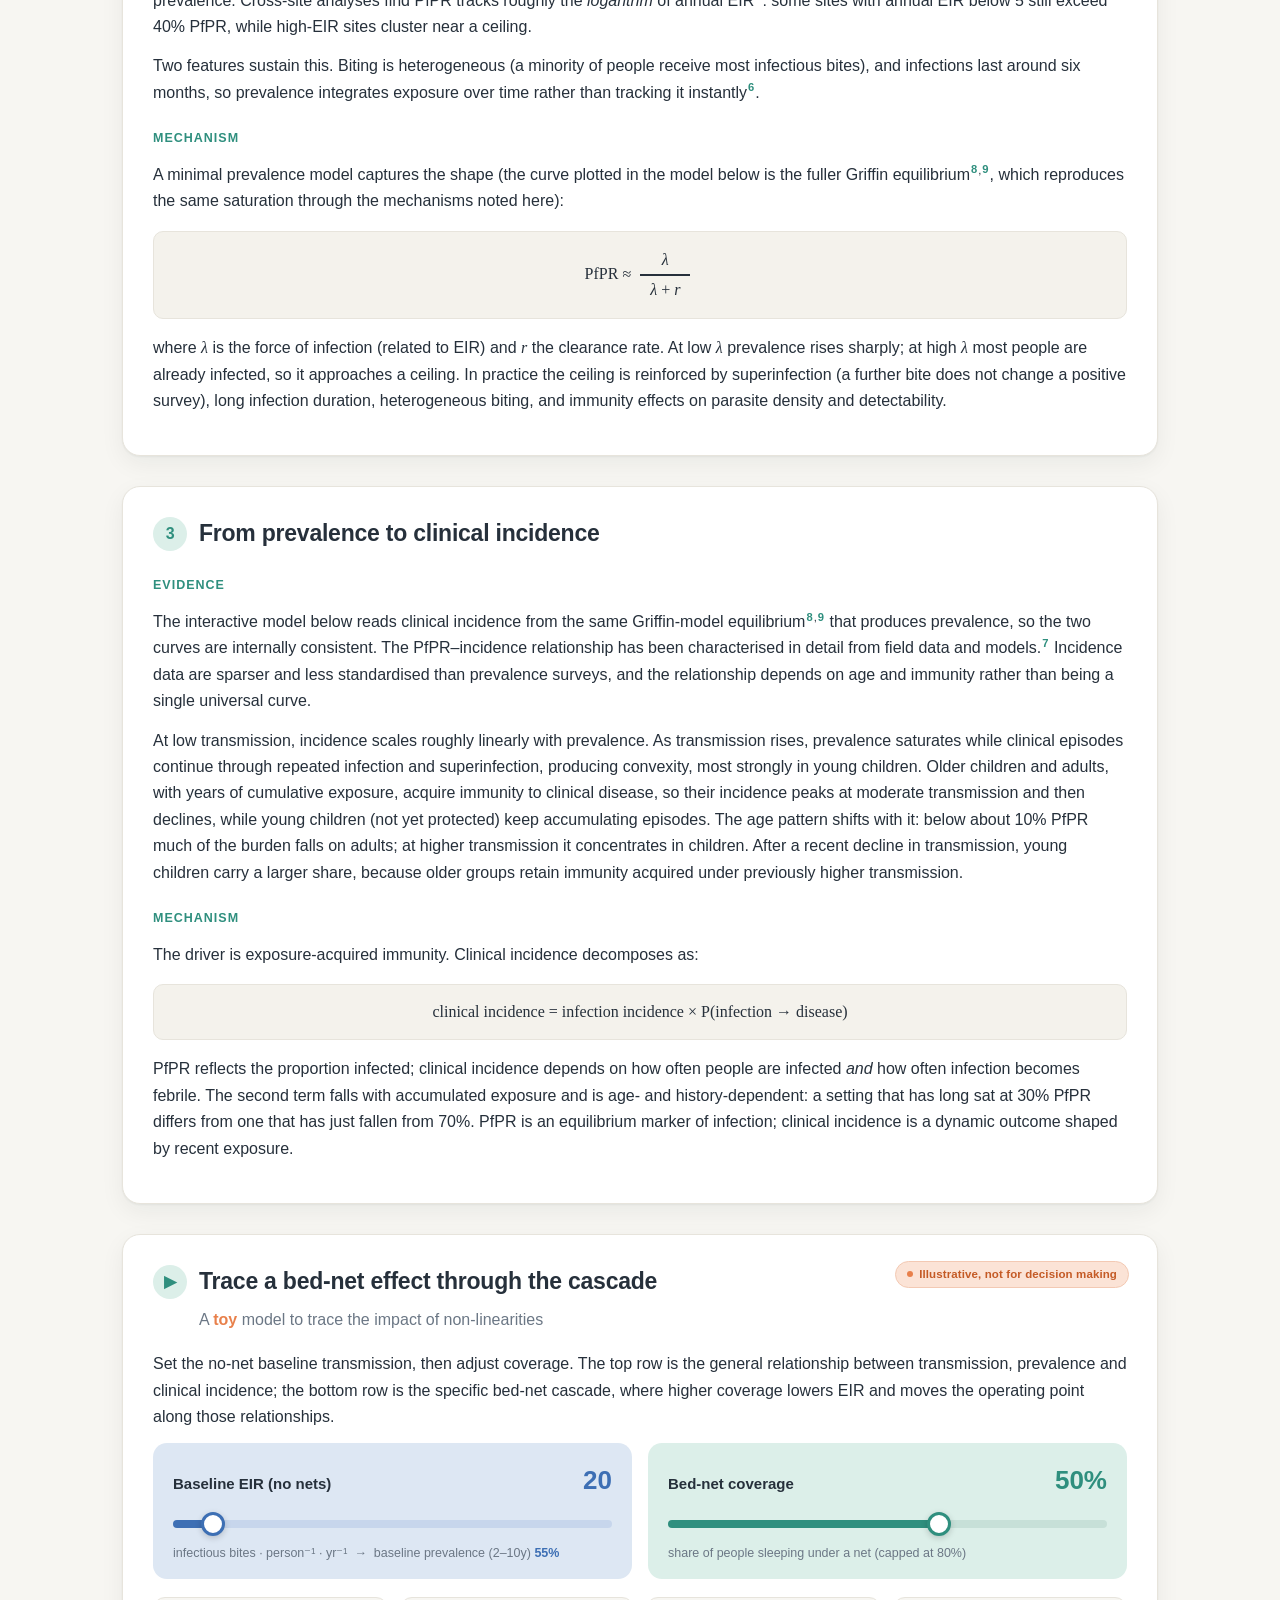
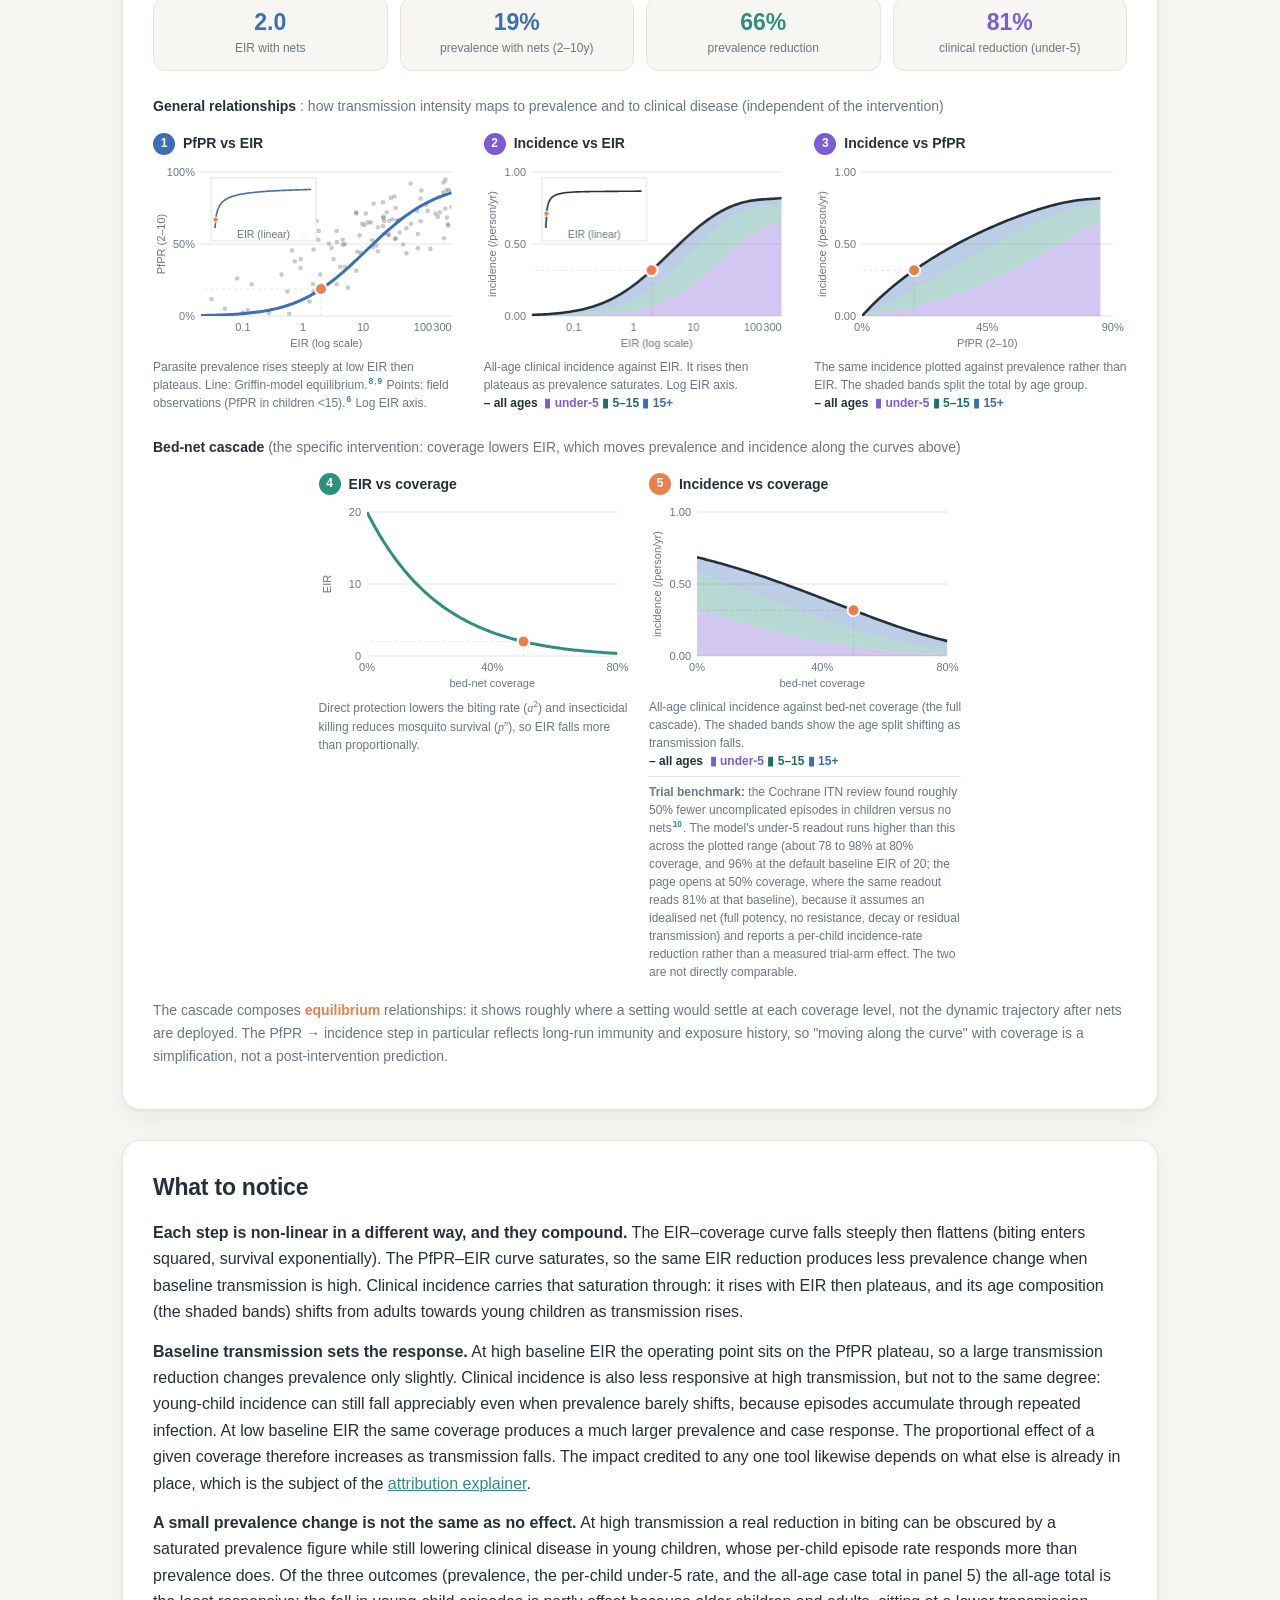
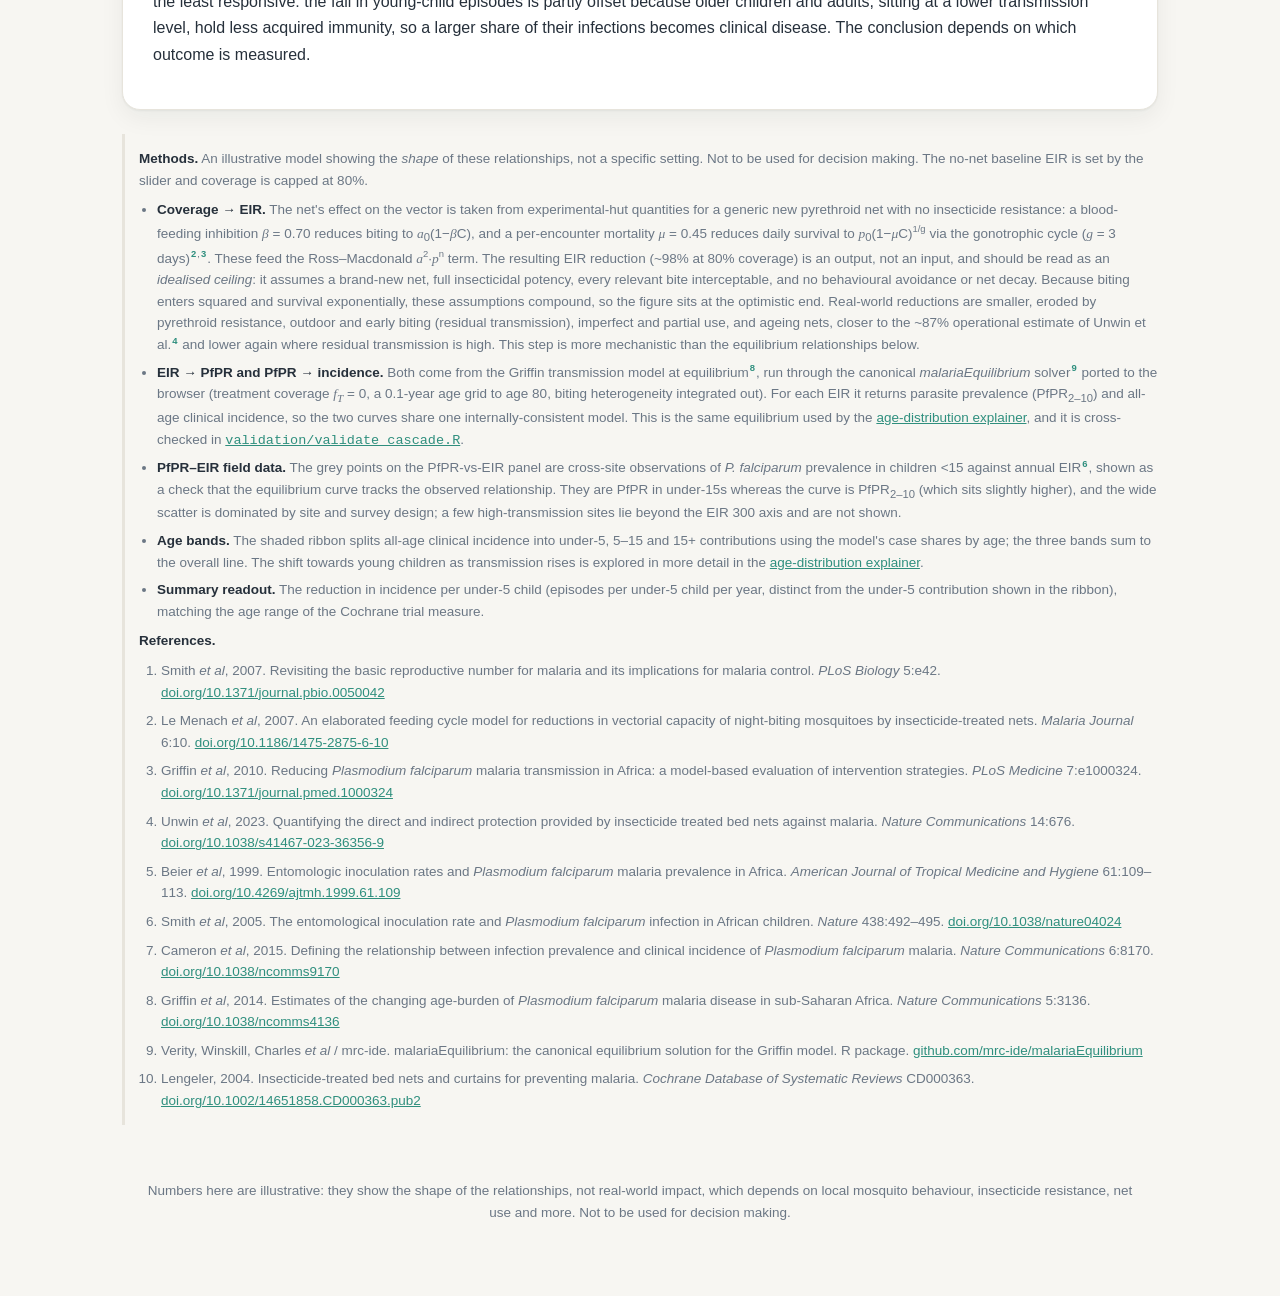
<file: nonlinearities.html>
<!DOCTYPE html>
<html lang="en">
<head>
<meta charset="UTF-8">
<meta name="viewport" content="width=device-width, initial-scale=1.0">
<title>Non-linearities in malaria epidemiology and control</title>
<link rel="icon" href="favicon.svg" type="image/svg+xml">
<link rel="stylesheet" href="styles.css">
<!-- GoatCounter: privacy-friendly, cookieless visitor counts -->
<script data-goatcounter="https://pwinskill.goatcounter.com/count"
        async src="//gc.zgo.at/count.js"></script>
</head>
<body>

<nav class="crumb"><a href="index.html">← All explainers</a></nav>

<header class="hero">
  <p class="kicker">An interactive explainer</p>
  <h1>Non-linearities in malaria epidemiology and control</h1>
  <p class="lede">This explainer examines several non-linearities in malaria transmission and control.</p>
</header>

<div class="wrapwide">

  <!-- SECTION 1 -->
  <section class="card">
    <h2><span class="num">1</span> Bed-net coverage and vector control</h2>

    <h3>Evidence</h3>
    <p>Insecticide-treated nets protect users directly by blocking infectious bites, and protect users and non-users indirectly by lowering mosquito survival and density and shrinking the infectious reservoir.</p>
    <p>Direct protection scales with personal use; the indirect effect scales with community coverage and depends on vector behaviour, insecticide efficacy, resistance, net durability and spatial clustering. Pyrethroid resistance erodes the insecticidal benefits but leaves the physical barrier intact.</p>

    <h3>Mechanism</h3>
    <p>Ross and Macdonald's model expresses the basic reproduction number <span class="pill">R₀</span>, the average number of new human infections caused by one infected person dropped into a fully susceptible population. If R₀ &gt; 1 malaria spreads; if R₀ &lt; 1 it is eliminated.</p>

    <div class="formula">
      <span class="eq">
        <span class="r0"><span class="var">R</span><sub>0</sub></span> =
        <span class="frac">
          <span class="num-f"><span class="var">m</span> <span class="hl-bite"><span class="var">a</span><sup>2</sup></span> <span class="var">b c</span></span>
          <span class="den"><span class="var">r</span></span>
        </span>
        &nbsp;×&nbsp;
        <span class="frac">
          <span class="num-f highlight-term"><span class="var">p</span><sup>n</sup></span>
          <span class="den highlight-term">&minus;ln&nbsp;<span class="var">p</span></span>
        </span>
      </span>
    </div>

    <ul class="legend">
      <li><span class="sym">m</span><span>mosquitoes per person</span></li>
      <li><span class="sym">a</span><span class="hl-bite">bites per mosquito per day</span></li>
      <li><span class="sym">b,c</span><span>transmission efficiency (each way)</span></li>
      <li><span class="sym">r</span><span>human recovery rate</span></li>
      <li><span class="sym">p</span><span class="highlight-term">mosquito daily survival</span></li>
      <li><span class="sym">n</span><span class="highlight-term">days the parasite needs to mature</span></li>
    </ul>

    <p>A treated net acts on the two highlighted terms at once: it reduces bites (lowering the biting rate <span class="hl-bite var">a</span>) and kills mosquitoes (lowering daily survival <span class="highlight-term var">p</span>). Biting enters <strong>squared</strong> (<span class="var">a</span><sup>2</sup>) and survival as <strong><span class="var">p</span><sup><span class="var">n</span></sup></strong>, so a modest change in either produces a much larger change in transmission. Baseline transmission also spans a wide range: estimated R₀ runs from about 1 to over 3,000 across African settings<sup class="cite"><a href="#ref1">1</a></sup>.</p>

    <div class="chartbox">
      <canvas id="expChart" width="300" height="190" aria-label="Exponential mosquito survival curve"></canvas>
      <p class="caption">Mosquitoes still alive each day. Only the shaded tail past day 10 can transmit, and lowering daily survival shrinks it sharply.</p>
    </div>

    <p>When a mosquito bites an infected person it does not become infectious straight away. The parasite must develop inside it for about <span class="var">n</span> ≈ 10 days: the <span class="pill warm">extrinsic incubation period</span>. Only a mosquito that survives those 10 days can transmit. Lifespans are roughly exponential: each day a mosquito survives with probability <span class="var">p</span>, so its chance of still being alive after <span class="var">n</span> days is <span class="var">p</span><sup>n</sup>. Because that is a <em>power</em>, a small change in daily survival is amplified substantially over 10 days.</p>

    <p>Lowering daily survival from 0.90 to 0.80 reduces survival to day 10 from about 35% to 11%, roughly a three-fold reduction. This exponential sensitivity is the source of the non-linear bed-net effect on transmission, and it carries through each subsequent step.</p>
    <div style="clear:both"></div>
  </section>

  <!-- SECTION 2 -->
  <section class="card">
    <h2><span class="num">2</span> From EIR to prevalence (PfPR)</h2>

    <h3>Evidence</h3>
    <p>The relationship between the entomological inoculation rate (EIR) and parasite prevalence is strongly non-linear. At low EIR, small changes produce large changes in prevalence; at high EIR, PfPR saturates, so large differences in EIR map to small differences in prevalence. Cross-site analyses find PfPR tracks roughly the <em>logarithm</em> of annual EIR<sup class="cite"><a href="#ref5">5</a></sup>: some sites with annual EIR below 5 still exceed 40% PfPR, while high-EIR sites cluster near a ceiling.</p>
    <p>Two features sustain this. Biting is heterogeneous (a minority of people receive most infectious bites), and infections last around six months, so prevalence integrates exposure over time rather than tracking it instantly<sup class="cite"><a href="#ref6">6</a></sup>.</p>

    <h3>Mechanism</h3>
    <p>A minimal prevalence model captures the shape (the curve plotted in the model below is the fuller Griffin equilibrium<sup class="cite"><a href="#ref8">8</a>,<a href="#ref9">9</a></sup>, which reproduces the same saturation through the mechanisms noted here):</p>
    <div class="eqline">
      PfPR ≈
      <span class="frac">
        <span><span class="var">λ</span></span>
        <span class="den"><span class="var">λ</span> + <span class="var">r</span></span>
      </span>
    </div>
    <p>where <span class="var">λ</span> is the force of infection (related to EIR) and <span class="var">r</span> the clearance rate. At low <span class="var">λ</span> prevalence rises sharply; at high <span class="var">λ</span> most people are already infected, so it approaches a ceiling. In practice the ceiling is reinforced by superinfection (a further bite does not change a positive survey), long infection duration, heterogeneous biting, and immunity effects on parasite density and detectability.</p>
  </section>

  <!-- SECTION 3 -->
  <section class="card">
    <h2><span class="num">3</span> From prevalence to clinical incidence</h2>

    <h3>Evidence</h3>
    <p>The interactive model below reads clinical incidence from the same Griffin-model equilibrium<sup class="cite"><a href="#ref8">8</a>,<a href="#ref9">9</a></sup> that produces prevalence, so the two curves are internally consistent. The PfPR–incidence relationship has been characterised in detail from field data and models.<sup class="cite"><a href="#ref7">7</a></sup> Incidence data are sparser and less standardised than prevalence surveys, and the relationship depends on age and immunity rather than being a single universal curve.</p>
    <p>At low transmission, incidence scales roughly linearly with prevalence. As transmission rises, prevalence saturates while clinical episodes continue through repeated infection and superinfection, producing convexity, most strongly in young children. Older children and adults, with years of cumulative exposure, acquire immunity to clinical disease, so their incidence peaks at moderate transmission and then declines, while young children (not yet protected) keep accumulating episodes. The age pattern shifts with it: below about 10% PfPR much of the burden falls on adults; at higher transmission it concentrates in children. After a recent decline in transmission, young children carry a larger share, because older groups retain immunity acquired under previously higher transmission.</p>

    <h3>Mechanism</h3>
    <p>The driver is exposure-acquired immunity. Clinical incidence decomposes as:</p>
    <div class="eqline">clinical incidence&nbsp;=&nbsp;infection incidence&nbsp;×&nbsp;P(infection&nbsp;→&nbsp;disease)</div>
    <p>PfPR reflects the proportion infected; clinical incidence depends on how often people are infected <em>and</em> how often infection becomes febrile. The second term falls with accumulated exposure and is age- and history-dependent: a setting that has long sat at 30% PfPR differs from one that has just fallen from 70%. PfPR is an equilibrium marker of infection; clinical incidence is a dynamic outcome shaped by recent exposure.</p>
  </section>
</div>

<!-- INTERACTIVE -->
<div class="wrapwide">
  <section class="card toy">
    <span class="toy-tag" title="This is an illustrative teaching model, not calibrated to any setting. Not for real-world decisions.">Illustrative, not for decision making</span>
    <h2><span class="num">▶</span> Trace a bed-net effect through the cascade</h2>
    <p class="sub">A <strong style="color:var(--warm)">toy</strong> model to trace the impact of non-linearities</p>
    <p>Set the no-net baseline transmission, then adjust coverage. The top row is the general relationship between transmission, prevalence and clinical incidence; the bottom row is the specific bed-net cascade, where higher coverage lowers EIR and moves the operating point along those relationships.</p>

    <div class="controls">
      <div class="slider-block eir">
        <div class="slider-top"><span class="label">Baseline EIR (no nets)</span><span class="val" id="vEir">20</span></div>
        <input type="range" id="eir0" min="0.1" max="300" value="20" step="0.1" aria-label="Baseline EIR with no nets, infectious bites per person per year">
        <div class="slider-sub muted">infectious bites · person⁻¹ · yr⁻¹ &nbsp;→&nbsp; baseline prevalence (2–10y) <strong id="basePf" style="color:var(--blue)">–</strong></div>
      </div>
      <div class="slider-block cov">
        <div class="slider-top"><span class="label">Bed-net coverage</span><span class="val" id="vUse">50%</span></div>
        <input type="range" id="use" min="0" max="80" value="50" step="1" aria-label="Bed-net coverage, percent of people sleeping under a net">
        <div class="slider-sub muted">share of people sleeping under a net (capped at 80%)</div>
      </div>
    </div>

    <div class="readouts">
      <div class="readout"><div class="v" id="rEir" style="color:var(--blue)">–</div><div class="l">EIR with nets</div></div>
      <div class="readout"><div class="v" id="rPf" style="color:var(--blue)">–</div><div class="l">prevalence with nets (2–10y)</div></div>
      <div class="readout"><div class="v" id="rPfRed" style="color:var(--accent)">–</div><div class="l">prevalence reduction</div></div>
      <div class="readout"><div class="v" id="rClin" style="color:var(--clin)">–</div><div class="l">clinical reduction (under-5)</div></div>
    </div>

    <p class="panel-group-h">General relationships <span class="muted">: how transmission intensity maps to prevalence and to clinical disease (independent of the intervention)</span></p>
    <div class="plots">
      <div class="panel">
        <p class="panel-h"><span class="step" style="background:var(--blue)">1</span> PfPR vs EIR</p>
        <canvas id="pPfpr" height="190" aria-label="Prevalence versus EIR"></canvas>
        <p class="pcap">Parasite prevalence rises steeply at low EIR then plateaus. Line: Griffin-model equilibrium.<sup class="cite"><a href="#ref8">8</a>,<a href="#ref9">9</a></sup> Points: field observations (PfPR in children &lt;15).<sup class="cite"><a href="#ref6">6</a></sup> Log EIR axis.</p>
      </div>
      <div class="panel">
        <p class="panel-h"><span class="step" style="background:var(--clin)">2</span> Incidence vs EIR</p>
        <canvas id="pIncEir" height="190" aria-label="All-age clinical incidence versus EIR"></canvas>
        <p class="pcap">All-age clinical incidence against EIR. It rises then plateaus as prevalence saturates. Log EIR axis.<br>
          <span style="color:var(--ink);font-weight:750">– all ages</span> &nbsp;<span style="color:var(--clin);font-weight:750">▮ under-5</span> <span style="color:#1f7061;font-weight:750">▮ 5–15</span> <span style="color:var(--blue);font-weight:750">▮ 15+</span></p>
      </div>
      <div class="panel">
        <p class="panel-h"><span class="step" style="background:var(--clin)">3</span> Incidence vs PfPR</p>
        <canvas id="pInc" height="190" aria-label="All-age clinical incidence versus prevalence"></canvas>
        <p class="pcap">The same incidence plotted against prevalence rather than EIR. The shaded bands split the total by age group.<br>
          <span style="color:var(--ink);font-weight:750">– all ages</span> &nbsp;<span style="color:var(--clin);font-weight:750">▮ under-5</span> <span style="color:#1f7061;font-weight:750">▮ 5–15</span> <span style="color:var(--blue);font-weight:750">▮ 15+</span></p>
      </div>
    </div>
    <p class="panel-group-h">Bed-net cascade <span class="muted">(the specific intervention: coverage lowers EIR, which moves prevalence and incidence along the curves above)</span></p>
    <div class="plots plots2">
      <div class="panel">
        <p class="panel-h"><span class="step" style="background:var(--accent)">4</span> EIR vs coverage</p>
        <canvas id="pEIR" height="190" aria-label="EIR versus coverage"></canvas>
        <p class="pcap">Direct protection lowers the biting rate (<span class="var">a</span><sup>2</sup>) and insecticidal killing reduces mosquito survival (<span class="var">p</span><sup><span class="var">n</span></sup>), so EIR falls more than proportionally.</p>
      </div>
      <div class="panel">
        <p class="panel-h"><span class="step" style="background:var(--warm)">5</span> Incidence vs coverage</p>
        <canvas id="pComb" height="190" aria-label="All-age clinical incidence versus coverage"></canvas>
        <p class="pcap">All-age clinical incidence against bed-net coverage (the full cascade). The shaded bands show the age split shifting as transmission falls.<br>
          <span style="color:var(--ink);font-weight:750">– all ages</span> &nbsp;<span style="color:var(--clin);font-weight:750">▮ under-5</span> <span style="color:#1f7061;font-weight:750">▮ 5–15</span> <span style="color:var(--blue);font-weight:750">▮ 15+</span></p>
        <p class="pcap" style="margin-top:6px;border-top:1px solid var(--line);padding-top:6px"><strong>Trial benchmark:</strong> the Cochrane ITN review found roughly 50% fewer uncomplicated episodes in children versus no nets<sup class="cite"><a href="#ref10">10</a></sup>. The model's under-5 readout runs higher than this across the plotted range (about 78 to 98% at 80% coverage, and 96% at the default baseline EIR of 20; the page opens at 50% coverage, where the same readout reads 81% at that baseline), because it assumes an idealised net (full potency, no resistance, decay or residual transmission) and reports a per-child incidence-rate reduction rather than a measured trial-arm effect. The two are not directly comparable.</p>
      </div>
    </div>
    <p class="muted" style="font-size:14px;margin-top:18px">The cascade composes <strong style="color:var(--warm)">equilibrium</strong> relationships: it shows roughly where a setting would settle at each coverage level, not the dynamic trajectory after nets are deployed. The PfPR → incidence step in particular reflects long-run immunity and exposure history, so "moving along the curve" with coverage is a simplification, not a post-intervention prediction.</p>
  </section>
</div>

<div class="wrapwide">
  <section class="card">
    <h2>What to notice</h2>
    <p><strong>Each step is non-linear in a different way, and they compound.</strong> The EIR–coverage curve falls steeply then flattens (biting enters squared, survival exponentially). The PfPR–EIR curve saturates, so the same EIR reduction produces less prevalence change when baseline transmission is high. Clinical incidence carries that saturation through: it rises with EIR then plateaus, and its age composition (the shaded bands) shifts from adults towards young children as transmission rises.</p>
    <p><strong>Baseline transmission sets the response.</strong> At high baseline EIR the operating point sits on the PfPR plateau, so a large transmission reduction changes prevalence only slightly. Clinical incidence is also less responsive at high transmission, but not to the same degree: young-child incidence can still fall appreciably even when prevalence barely shifts, because episodes accumulate through repeated infection. At low baseline EIR the same coverage produces a much larger prevalence and case response. The proportional effect of a given coverage therefore increases as transmission falls. The impact credited to any one tool likewise depends on what else is already in place, which is the subject of the <a href="attribution.html">attribution explainer</a>.</p>
    <p><strong>A small prevalence change is not the same as no effect.</strong> At high transmission a real reduction in biting can be obscured by a saturated prevalence figure while still lowering clinical disease in young children, whose per-child episode rate responds more than prevalence does. Of the three outcomes (prevalence, the per-child under-5 rate, and the all-age case total in panel 5) the all-age total is the least responsive: the fall in young-child episodes is partly offset because older children and adults, sitting at a lower transmission level, hold less acquired immunity, so a larger share of their infections becomes clinical disease. The conclusion depends on which outcome is measured.</p>
  </section>

  <div class="note">
    <p><strong>Methods.</strong> An illustrative model showing the <em>shape</em> of these relationships, not a specific setting. Not to be used for decision making. The no-net baseline EIR is set by the slider and coverage is capped at 80%.</p>
    <ul>
      <li><strong>Coverage → EIR.</strong> The net's effect on the vector is taken from experimental-hut quantities for a generic new pyrethroid net with no insecticide resistance: a blood-feeding inhibition <span class="var">β</span> = 0.70 reduces biting to <span class="var">a</span><sub>0</sub>(1−<span class="var">β</span>C), and a per-encounter mortality <span class="var">μ</span> = 0.45 reduces daily survival to <span class="var">p</span><sub>0</sub>(1−<span class="var">μ</span>C)<sup>1/g</sup> via the gonotrophic cycle (<span class="var">g</span> = 3 days)<sup class="cite"><a href="#ref2">2</a>,<a href="#ref3">3</a></sup>. These feed the Ross–Macdonald <span class="var">a</span><sup>2</sup>·<span class="var">p</span><sup>n</sup> term. The resulting EIR reduction (~98% at 80% coverage) is an output, not an input, and should be read as an <em>idealised ceiling</em>: it assumes a brand-new net, full insecticidal potency, every relevant bite interceptable, and no behavioural avoidance or net decay. Because biting enters squared and survival exponentially, these assumptions compound, so the figure sits at the optimistic end. Real-world reductions are smaller, eroded by pyrethroid resistance, outdoor and early biting (residual transmission), imperfect and partial use, and ageing nets, closer to the ~87% operational estimate of Unwin et al.<sup class="cite"><a href="#ref4">4</a></sup> and lower again where residual transmission is high. This step is more mechanistic than the equilibrium relationships below.</li>
      <li><strong>EIR → PfPR and PfPR → incidence.</strong> Both come from the Griffin transmission model at equilibrium<sup class="cite"><a href="#ref8">8</a></sup>, run through the canonical <em>malariaEquilibrium</em> solver<sup class="cite"><a href="#ref9">9</a></sup> ported to the browser (treatment coverage <span class="var">f<sub>T</sub></span> = 0, a 0.1-year age grid to age 80, biting heterogeneity integrated out). For each EIR it returns parasite prevalence (PfPR<sub>2–10</sub>) and all-age clinical incidence, so the two curves share one internally-consistent model. This is the same equilibrium used by the <a href="age-distribution.html">age-distribution explainer</a>, and it is cross-checked in <a href="validation/validate_cascade.R" target="_blank" rel="noopener"><code>validation/validate_cascade.R</code></a>.</li>
      <li><strong>PfPR–EIR field data.</strong> The grey points on the PfPR-vs-EIR panel are cross-site observations of <em>P. falciparum</em> prevalence in children &lt;15 against annual EIR<sup class="cite"><a href="#ref6">6</a></sup>, shown as a check that the equilibrium curve tracks the observed relationship. They are PfPR in under-15s whereas the curve is PfPR<sub>2–10</sub> (which sits slightly higher), and the wide scatter is dominated by site and survey design; a few high-transmission sites lie beyond the EIR 300 axis and are not shown.</li>
      <li><strong>Age bands.</strong> The shaded ribbon splits all-age clinical incidence into under-5, 5–15 and 15+ contributions using the model's case shares by age; the three bands sum to the overall line. The shift towards young children as transmission rises is explored in more detail in the <a href="age-distribution.html">age-distribution explainer</a>.</li>
      <li><strong>Summary readout.</strong> The reduction in incidence per under-5 child (episodes per under-5 child per year, distinct from the under-5 contribution shown in the ribbon), matching the age range of the Cochrane trial measure.</li>
    </ul>
    <p><strong>References.</strong></p>
    <ol class="refs">
      <li id="ref1">Smith <em>et al</em>, 2007. Revisiting the basic reproductive number for malaria and its implications for malaria control. <em>PLoS Biology</em> 5:e42. <a href="https://doi.org/10.1371/journal.pbio.0050042" target="_blank" rel="noopener">doi.org/10.1371/journal.pbio.0050042</a></li>
      <li id="ref2">Le Menach <em>et al</em>, 2007. An elaborated feeding cycle model for reductions in vectorial capacity of night-biting mosquitoes by insecticide-treated nets. <em>Malaria Journal</em> 6:10. <a href="https://doi.org/10.1186/1475-2875-6-10" target="_blank" rel="noopener">doi.org/10.1186/1475-2875-6-10</a></li>
      <li id="ref3">Griffin <em>et al</em>, 2010. Reducing <em>Plasmodium falciparum</em> malaria transmission in Africa: a model-based evaluation of intervention strategies. <em>PLoS Medicine</em> 7:e1000324. <a href="https://doi.org/10.1371/journal.pmed.1000324" target="_blank" rel="noopener">doi.org/10.1371/journal.pmed.1000324</a></li>
      <li id="ref4">Unwin <em>et al</em>, 2023. Quantifying the direct and indirect protection provided by insecticide treated bed nets against malaria. <em>Nature Communications</em> 14:676. <a href="https://doi.org/10.1038/s41467-023-36356-9" target="_blank" rel="noopener">doi.org/10.1038/s41467-023-36356-9</a></li>
      <li id="ref5">Beier <em>et al</em>, 1999. Entomologic inoculation rates and <em>Plasmodium falciparum</em> malaria prevalence in Africa. <em>American Journal of Tropical Medicine and Hygiene</em> 61:109–113. <a href="https://doi.org/10.4269/ajtmh.1999.61.109" target="_blank" rel="noopener">doi.org/10.4269/ajtmh.1999.61.109</a></li>
      <li id="ref6">Smith <em>et al</em>, 2005. The entomological inoculation rate and <em>Plasmodium falciparum</em> infection in African children. <em>Nature</em> 438:492–495. <a href="https://doi.org/10.1038/nature04024" target="_blank" rel="noopener">doi.org/10.1038/nature04024</a></li>
      <li id="ref7">Cameron <em>et al</em>, 2015. Defining the relationship between infection prevalence and clinical incidence of <em>Plasmodium falciparum</em> malaria. <em>Nature Communications</em> 6:8170. <a href="https://doi.org/10.1038/ncomms9170" target="_blank" rel="noopener">doi.org/10.1038/ncomms9170</a></li>
      <li id="ref8">Griffin <em>et al</em>, 2014. Estimates of the changing age-burden of <em>Plasmodium falciparum</em> malaria disease in sub-Saharan Africa. <em>Nature Communications</em> 5:3136. <a href="https://doi.org/10.1038/ncomms4136" target="_blank" rel="noopener">doi.org/10.1038/ncomms4136</a></li>
      <li id="ref9">Verity, Winskill, Charles <em>et al</em> / mrc-ide. malariaEquilibrium: the canonical equilibrium solution for the Griffin model. R package. <a href="https://github.com/mrc-ide/malariaEquilibrium" target="_blank" rel="noopener">github.com/mrc-ide/malariaEquilibrium</a></li>
      <li id="ref10">Lengeler, 2004. Insecticide-treated bed nets and curtains for preventing malaria. <em>Cochrane Database of Systematic Reviews</em> CD000363. <a href="https://doi.org/10.1002/14651858.CD000363.pub2" target="_blank" rel="noopener">doi.org/10.1002/14651858.CD000363.pub2</a></li>
    </ol>
  </div>

  <footer>
    <p>Numbers here are illustrative: they show the shape of the relationships, not real-world impact, which depends on local mosquito behaviour, insecticide resistance, net use and more. Not to be used for decision making.</p>
  </footer>
</div>

<script>
// ---------- fixed model constants (illustrative) ----------
const P0 = 0.90;      // baseline daily mosquito survival
const N  = 10;        // extrinsic incubation period (days)
let   EIR0 = 20;      // baseline EIR (no nets), set by the slider
const USE_MAX = 0.80; // coverage capped at 80%
// Net effect on the vector, from experimental-hut quantities (generic new pyrethroid net, no resistance):
const BETA = 0.70;    // blood-feeding inhibition: fraction of bites prevented on a net user (EHT)
const MU   = 0.45;    // per-encounter mortality: fraction of mosquitoes feeding on a net user that are killed (EHT)
const GONO = 3;       // gonotrophic cycle length (days), bridges per-encounter mortality to daily survival

const f = p => Math.pow(p, N) / (-Math.log(p));      // survival leverage term p^n / -ln p
const F0 = f(P0);

// EIR -> prevalence and EIR -> clinical incidence both come from the Griffin equilibrium ported
// below (pfprFromEIR / the LUT), so there is no separate fitted prevalence curve here.

// combined bed-net effect on transmission, from EHT-derived changes to a and p:
//   biting:   a -> a0(1 - BETA*C)            : feeding inhibition on the covered fraction; enters squared
//   survival: p -> p0(1 - MU*C)^(1/GONO)     : per-cycle killing MU*C spread over the gonotrophic cycle
const gNet = C => {
  const a = 1 - BETA * C;
  const p = P0 * Math.pow(1 - MU * C, 1 / GONO);
  return a * a * (f(p) / F0);
};


// ---------- Griffin model, human equilibrium (illustrative port of mrc-ide/malariaEquilibrium) ----------
// Shared with the age-distribution explainer. For a given EIR, solve by age the equilibrium of acquired
// immunity and infection states, then read off clinical incidence, microscopy prevalence and demographic
// structure; heterogeneity in biting is integrated out with a 10-point Gaussian quadrature. This one
// mechanistic model now supplies both EIR -> PfPR and EIR -> clinical incidence, replacing the earlier
// fitted prevalence curve and the digitised Cameron age curves. Parameters are the package's fitted set.
const P = {
  eta:1.304631e-04, rho:0.85, a0:2920, s2:1.67,
  rA:0.005, rD:0.2, rU:0.00909091, rP:0.04, rT:0.2,
  d1:0.161, dd:3650, ID0:1.58, kd:0.477, ud:9.45, ad0:7993.5, fd0:0.0071, gd:4.81,
  b0:0.59, b1:0.5, db:3650, IB0:43.9, kb:2.16, ub:7.2,
  phi0:0.792, phi1:0.00074, dc:10950, IC0:18, kc:2.37, uc:6.06,
  PM:0.774, dm:67.7
};
// gq_normal(10): standard-normal Gauss quadrature nodes/weights (weights sum to 1)
const GH_NODES = [-4.8594628,-3.5818235,-2.4843258,-1.4659891,-0.4849357,0.4849357,1.4659891,2.4843258,3.5818235,4.8594628];
const GH_WEIGHTS = [4.310653e-06,7.580709e-04,1.911158e-02,1.354837e-01,3.446423e-01,3.446423e-01,1.354837e-01,1.911158e-02,7.580709e-04,4.310653e-06];

const FT = 0;                                   // treatment coverage (off, for a simple toy)
const AGE = [];                                 // age grid in years, uniform 0.1y from 0 to 80
// fine grid so the sharp young-age peak at high intensity is captured. NB: it must stay in step with
// validation/validate_cascade.R (seq(0,80,0.1)): the equilibrium is grid-dependent, so the R
// cross-check only matches on the same grid.
for(let a = 0; a <= 80.0001; a += 0.1) AGE.push(+a.toFixed(2));
const NAGE = AGE.length, AW = 0.1;              // number of ages, band width (years)
const AGE_MAX = 60;                             // peak-search cap (cases negligible beyond)

// pre-compute the age-only structure that does not depend on EIR: aging rates r, population fractions prop,
// midpoints, relative biting psi, and the age-20 index
const AGE_D = AGE.map(a => a * 365);
const rAge = new Array(NAGE), prop = new Array(NAGE), midD = new Array(NAGE), psi = new Array(NAGE);
for(let i = 0; i < NAGE; i++){
  rAge[i] = (i === NAGE - 1) ? 0 : 1 / (AGE_D[i + 1] - AGE_D[i]);
  prop[i] = (i === 0) ? P.eta / (rAge[0] + P.eta) : prop[i - 1] * rAge[i - 1] / (rAge[i] + P.eta);
  midD[i] = (i === NAGE - 1) ? AGE_D[i] : (AGE_D[i] + AGE_D[i + 1]) / 2;
  psi[i]  = 1 - P.rho * Math.exp(-midD[i] / P.a0);
}
let age20 = 0, best20 = Infinity;
for(let i = 0; i < NAGE; i++){ const d = Math.abs(midD[i] - 20 * 365); if(d < best20){ best20 = d; age20 = i; } }

// human_equilibrium_no_het: returns per-age inc (clinical cases / total-pop / day) and pos_M (prevalence)
function noHet(EIRyr){
  const eir = EIRyr / 365;
  const ICA = new Array(NAGE), FOI = new Array(NAGE), q = new Array(NAGE), phi = new Array(NAGE);
  let IB = 0, IC = 0, ID = 0;
  for(let i = 0; i < NAGE; i++){
    const re = rAge[i] + P.eta;
    const eps = eir * psi[i];
    IB = (eps / (eps * P.ub + 1) + re * IB) / (1 / P.db + re);
    const b = P.b0 * (P.b1 + (1 - P.b1) / (1 + Math.pow(IB / P.IB0, P.kb)));
    FOI[i] = b * eps;
    IC = (FOI[i] / (FOI[i] * P.uc + 1) + re * IC) / (1 / P.dc + re);
    ICA[i] = IC;
    ID = (FOI[i] / (FOI[i] * P.ud + 1) + re * ID) / (1 / P.dd + re);
    const fd = 1 - (1 - P.fd0) / (1 + Math.pow(midD[i] / P.ad0, P.gd));
    q[i] = P.d1 + (1 - P.d1) / (1 + Math.pow(ID / P.ID0, P.kd) * fd);
  }
  const IM0 = ICA[age20] * P.PM;
  for(let i = 0; i < NAGE; i++){
    const ICM = (i === NAGE - 1) ? 0
      : IM0 * P.dm / (AGE_D[i + 1] - AGE_D[i]) * (Math.exp(-AGE_D[i] / P.dm) - Math.exp(-AGE_D[i + 1] / P.dm));
    phi[i] = P.phi0 * (P.phi1 + (1 - P.phi1) / (1 + Math.pow((ICA[i] + ICM) / P.IC0, P.kc)));
  }
  const inc = new Array(NAGE), posM = new Array(NAGE);
  const T = new Array(NAGE), D = new Array(NAGE), A = new Array(NAGE), U = new Array(NAGE), Pc = new Array(NAGE);
  for(let i = 0; i < NAGE; i++){
    const re = rAge[i] + P.eta;
    const betaT = P.rT + re, betaD = P.rD + re, betaA = FOI[i] * phi[i] + P.rA + re,
          betaU = FOI[i] + P.rU + re, betaP = P.rP + re;
    const aT = FT * phi[i] * FOI[i] / betaT;
    const aP = P.rT * aT / betaP;
    const aD = (1 - FT) * phi[i] * FOI[i] / betaD;
    const bT = i ? rAge[i - 1] * T[i - 1] / betaT : 0;
    const bD = i ? rAge[i - 1] * D[i - 1] / betaD : 0;
    const bP = i ? P.rT * bT + rAge[i - 1] * Pc[i - 1] / betaP : 0;
    const Y = (prop[i] - (bT + bD + bP)) / (1 + aT + aD + aP);
    T[i] = aT * Y + bT; D[i] = aD * Y + bD; Pc[i] = aP * Y + bP;
    const agedA = i ? rAge[i - 1] * A[i - 1] : 0;
    const agedU = i ? rAge[i - 1] * U[i - 1] : 0;
    A[i] = (agedA + (1 - phi[i]) * Y * FOI[i] + P.rD * D[i]) / (betaA + (1 - phi[i]) * FOI[i]);
    U[i] = (agedU + P.rA * A[i]) / betaU;
    posM[i] = D[i] + T[i] + A[i] * q[i];
    inc[i]  = Y * FOI[i] * phi[i];
  }
  return {inc, posM};
}

// human_equilibrium: average no-het over the biting-heterogeneity quadrature, then aggregate the
// scalar outputs this explainer needs (prevalence, all-age and under-5 incidence, age-group shares)
function equilibrium(EIRyr){
  const inc = new Array(NAGE).fill(0), posM = new Array(NAGE).fill(0);
  for(let j = 0; j < GH_NODES.length; j++){
    const zeta = Math.exp(-P.s2 * 0.5 + Math.sqrt(P.s2) * GH_NODES[j]);
    const e = noHet(EIRyr * zeta), w = GH_WEIGHTS[j];
    for(let i = 0; i < NAGE; i++){ inc[i] += e.inc[i] * w; posM[i] += e.posM[i] * w; }
  }
  let total = 0, u5 = 0, mid = 0, ad = 0, pfNum = 0, pfDen = 0, propU5 = 0;
  for(let i = 0; i < NAGE; i++){
    total += inc[i];
    const a = AGE[i];
    if(a < 5){ u5 += inc[i]; propU5 += prop[i]; } else if(a < 15) mid += inc[i]; else ad += inc[i];
    if(a >= 2 && a < 10){ pfNum += posM[i]; pfDen += prop[i]; }
  }
  const inv = total > 0 ? 1 / total : 0;
  return {
    shares: {u5: u5 * inv, mid: mid * inv, ad: ad * inv},
    pfpr: pfDen > 0 ? pfNum / pfDen : 0,
    incPerYear: total * 365,                          // all-age episodes per person per year
    incU5PerYear: propU5 > 0 ? u5 / propU5 * 365 : 0  // episodes per under-5 child per year
  };
}

// ---------- precomputed Griffin lookup over EIR (log-spaced), interpolated on slider drag ----------
// equilibrium() is ~10 quadrature nodes x 801 ages, far too heavy to call live for every plot on every
// drag. Build it once over a log-EIR grid at load, then interpolate; the general-relationship curves
// then only move a marker, and the coverage cascade is a cheap lookup of eirAt(C).
// LUT_EMAX is the single upper EIR bound used everywhere (lookup table, plot x-axes and the
// baseline slider). It is capped just past the incidence plateau, before the Griffin equilibrium's
// extreme-EIR upturn (a faithful but distracting model feature above ~EIR 300).
// LUT_EMIN must sit at or below the lowest reachable operating point, which is the slider
// minimum (0.1) times gNet(USE_MAX) = 0.0181, i.e. 0.0018. At the old 0.01 the clamp below
// bound at the bottom of the slider and made the under-5 reduction readout both wrong and
// non-monotone in baseline transmission (90% at baseline EIR 0.1, where the model gives 98%).
// The bound is tied to USE_MAX: raising coverage above about 0.888 would push the lowest
// reachable point back below LUT_EMIN. LUT_N is set so the node spacing per decade matches
// what it was over the narrower range.
const LUT_N = 200, LUT_EMIN = 0.001, LUT_EMAX = 300;
const LUT_LOGMIN = Math.log10(LUT_EMIN), LUT_LOGMAX = Math.log10(LUT_EMAX);
const lut = {pfpr:[], inc:[], incU5:[], su5:[], smid:[], sad:[]};
for(let k = 0; k <= LUT_N; k++){
  const r = equilibrium(Math.pow(10, LUT_LOGMIN + k / LUT_N * (LUT_LOGMAX - LUT_LOGMIN)));
  lut.pfpr.push(r.pfpr); lut.inc.push(r.incPerYear); lut.incU5.push(r.incU5PerYear);
  lut.su5.push(r.shares.u5); lut.smid.push(r.shares.mid); lut.sad.push(r.shares.ad);
}
// linear interpolation in log-EIR; EIR is clamped into the tabulated range, which LUT_EMIN is set
// wide enough to cover for every reachable coverage, and the three age shares are renormalised so
// the stacked ribbon sums to the line.
function lutAt(E){
  const le = Math.min(LUT_LOGMAX, Math.max(LUT_LOGMIN, Math.log10(Math.max(E, 1e-9))));
  const t = (le - LUT_LOGMIN) / (LUT_LOGMAX - LUT_LOGMIN) * LUT_N;
  const i = Math.min(LUT_N - 1, Math.max(0, Math.floor(t))), fr = t - i;
  const at = arr => arr[i] + fr * (arr[i + 1] - arr[i]);
  let su5 = at(lut.su5), smid = at(lut.smid), sad = at(lut.sad);
  const ss = (su5 + smid + sad) || 1; su5 /= ss; smid /= ss; sad /= ss;
  return {pfpr: at(lut.pfpr), inc: at(lut.inc), incU5: at(lut.incU5), su5, smid, sad};
}
const pfprFromEIR = E => lutAt(E).pfpr;
let PFPR0 = pfprFromEIR(EIR0);                         // baseline prevalence (recomputed when EIR0 changes)
// incidence y-axis: Griffin all-age incidence sits well below the old fixed 3, so scale to the LUT peak
const niceCeil = v => { if(!(v > 0)) return 1; const s = Math.pow(10, Math.floor(Math.log10(v))); const n = v / s;
  const step = [1,1.2,1.5,2,2.5,3,4,5,6,8,10].find(m => n <= m + 1e-9); return step * s; };
const INC_YMAX = niceCeil(Math.max(...lut.inc) * 1.1);

// Smith et al. (2005) annual-EIR vs prevalence (PfPR in children <15) field observations [EIR, prev],
// overlaid on the PfPR-vs-EIR panel as a check that the Griffin equilibrium tracks the observed cloud.
const SMITH_PTS = [[4.6,0.53],[0.14,0.22],[0.55,0.17],[0,0.113],[262.8,0.626],[223.8,0.54],[133,0.466],[441.6,0.949],[1.47,0.221],[7.71,0.315],[5.58,0.197],[0,0.029],[113,0.771],[82,0.471],[82,0.569],[17.7,0.615],[511,0.568],[176.1,0.69],[191.05,0.72],[161,0.71],[565.75,0.616],[3,0.473],[22.5,0.66],[397.9,0.888],[246,0.875],[80,0.73],[250.18,0.684],[397.85,0.714],[0.27,0.02],[0.92,0.395],[1.21,0.573],[4.17,0.342],[0.44,0.287],[7.75,0.712],[1.94,0.287],[11.15,0.712],[5,0.342],[3.24,0.395],[0.99,0.573],[418,0.584],[119.72,0.73],[13.51,0.65],[0,0.39],[0.73,0.38],[52.93,0.61],[29.2,0.82],[2.71,0.503],[21.54,0.79],[39.06,0.66],[35.41,0.54],[24.82,0.72],[4.62,0.495],[1.5,0.462],[17.69,0.45],[259.9,0.639],[14.23,0.526],[1.5,0.171],[299.3,0.757],[0,0.7],[21.9,0.69],[63.15,0.64],[35.04,0.75],[40.88,0.58],[39.06,0.66],[14.6,0.48],[1.83,0.59],[10.59,0.63],[0,0.503],[16.79,0.49],[14.97,0.78],[33.22,0.83],[30.95,0.672],[3.68,0.514],[46.7,0.497],[5,0.5],[7.67,0.72],[237.25,0.947],[1.1,0.54],[8,0.446],[0,0.52],[41.61,0.67],[0.66,0.455],[27.35,0.66],[9.13,0.44],[3.65,0.59],[0.66,0.558],[0,0.13],[3.65,0.22],[62.05,0.92],[21.9,0.68],[92,0.658],[0.91,0.334],[52.85,0.436],[0.05,0.051],[0.1,0.024],[0.12,0.042],[186.5,0.825],[12,0.65],[0,0.01],[26.5,0.56],[0,0.01],[8.8,0.56],[1.28,0.1],[21.9,0.569],[21.54,0.624],[26.65,0.568],[36.5,0.663],[0.59,0.016],[1.8,0.53],[0.08,0.26],[217.7,0.859],[34,0.535],[584,0.831],[620.5,0.752],[271.6,0.875],[667.43,0.818],[576.7,0.882],[419.75,0.771],[91,0.815],[1.7,0.66],[405,0.818],[9.7,0.64],[235.6,0.746],[702.6,0.745],[547.5,0.83],[0.03,0.118],[379.6,0.942],[329,0.85],[220.6,0.927],[93.7,0.872]];

// outputs at coverage C
const eirAt  = C => EIR0 * gNet(C);
const pfAt   = C => pfprFromEIR(eirAt(C));


// ---------- canvas helpers ----------
function setup(canvas){
  if (!canvas) return null;
  const dpr = window.devicePixelRatio || 1;
  // logical height cached once; the backing store is rescaled by dpr each draw,
  // so re-reading it as the logical height would compound on non-1x displays
  if (!canvas.dataset.h) canvas.dataset.h = canvas.getAttribute('height') || canvas.clientHeight;
  const H = +canvas.dataset.h;
  const W = canvas.getBoundingClientRect().width;
  if (!W) return null;
  canvas.style.height = H + 'px';
  canvas.width = Math.round(W * dpr); canvas.height = Math.round(H * dpr);
  const ctx = canvas.getContext('2d');
  ctx.setTransform(dpr,0,0,dpr,0,0);
  return {ctx, W, H};
}
const css = v => getComputedStyle(document.documentElement).getPropertyValue(v).trim();

// ---------- section 1: exponential mosquito-survival chart ----------
function drawExp(){
  const c = document.getElementById('expChart'); const s = setup(c); if(!s) return;
  const {ctx,W,H} = s;
  ctx.clearRect(0,0,W,H);
  const padL=44, padR=16, padT=16, padB=34;
  const days = 22;
  const x = d => padL + (d/days)*(W-padL-padR);
  const y = v => padT + (1-v)*(H-padT-padB);

  // axes
  ctx.strokeStyle = css('--line'); ctx.lineWidth=1;
  ctx.beginPath(); ctx.moveTo(padL,padT); ctx.lineTo(padL,H-padB); ctx.lineTo(W-padR,H-padB); ctx.stroke();
  ctx.fillStyle = css('--muted'); ctx.font='11px -apple-system,Segoe UI,sans-serif';
  ctx.textAlign='center';
  for(let d=0; d<=days; d+=5){ ctx.fillText(d, x(d), H-padB+15); }
  ctx.fillText('days since the mosquito fed', (padL+W-padR)/2, H-3);
  ctx.save(); ctx.translate(12,(H-padB+padT)/2); ctx.rotate(-Math.PI/2);
  ctx.fillText('% still alive', 0,0); ctx.restore();
  ctx.textAlign='right';
  [0,0.5,1].forEach(v=>ctx.fillText(Math.round(v*100), padL-6, y(v)+4));

  // shaded infectious tail (p=0.90 baseline) past EIP
  const p = P0;
  ctx.beginPath();
  ctx.moveTo(x(N), y(0));
  for(let d=N; d<=days; d+=0.25){ ctx.lineTo(x(d), y(Math.pow(p,d))); }
  ctx.lineTo(x(days), y(0)); ctx.closePath();
  ctx.fillStyle = css('--warm-soft'); ctx.fill();

  // EIP line + compact label
  ctx.strokeStyle = css('--warm'); ctx.setLineDash([5,4]); ctx.lineWidth=1.5;
  ctx.beginPath(); ctx.moveTo(x(N),padT); ctx.lineTo(x(N),y(0)); ctx.stroke();
  ctx.setLineDash([]);
  ctx.fillStyle = css('--warm'); ctx.textAlign='left'; ctx.font='bold 11px -apple-system,Segoe UI,sans-serif';
  ctx.fillText('day '+N, x(N)+5, padT+10);

  // survival curve
  ctx.strokeStyle = css('--accent'); ctx.lineWidth=2.5;
  ctx.beginPath();
  for(let d=0; d<=days; d+=0.25){ const yy=y(Math.pow(p,d)); d===0?ctx.moveTo(x(d),yy):ctx.lineTo(x(d),yy); }
  ctx.stroke();
}

// generic panel: o.curve = {fn,col}, o.marker = {x,y,col}
function panel(id, o){
  const c = document.getElementById(id); const s = setup(c); if(!s) return;
  const {ctx,W,H} = s;
  ctx.clearRect(0,0,W,H);
  const padL=48, padR=14, padT=12, padB=34;
  const lo = o.xLog ? Math.log10(o.xMin) : 0, hi = o.xLog ? Math.log10(o.xMax) : o.xMax;
  const ylo = o.yLog ? Math.log10(o.yMin) : 0, yhi = o.yLog ? Math.log10(o.yMax) : o.yMax;
  const X = v => padL + ((o.xLog ? Math.log10(Math.max(v,o.xMin)) : v) - lo)/(hi-lo)*(W-padL-padR);
  const Y = v => padT + (1 - ((o.yLog ? Math.log10(Math.max(v,o.yMin)) : v) - ylo)/(yhi-ylo))*(H-padT-padB);
  const cy = v => o.yLog ? Math.max(o.yMin,Math.min(o.yMax,v)) : Math.max(0,Math.min(o.yMax,v));
  const xAt = i => o.xLog ? Math.pow(10, lo + (i/120)*(hi-lo)) : (i/120)*o.xMax;

  ctx.strokeStyle = css('--line'); ctx.fillStyle = css('--muted');
  ctx.font='11px -apple-system,Segoe UI,sans-serif'; ctx.lineWidth=1;
  ctx.textAlign='right';
  if(o.yLog){
    for(let p=Math.ceil(ylo);p<=Math.floor(yhi);p++){ const v=Math.pow(10,p); const yy=Y(v);
      ctx.beginPath(); ctx.moveTo(padL,yy); ctx.lineTo(W-padR,yy); ctx.stroke();
      ctx.fillText(v<1?String(v):String(Math.round(v)), padL-6, yy+4); }
  } else {
    for(const t of [0,0.5,1]){ const yy=Y(t*o.yMax);
      ctx.beginPath(); ctx.moveTo(padL,yy); ctx.lineTo(W-padR,yy); ctx.stroke();
      ctx.fillText(o.fmtY(t), padL-6, yy+4); }
  }
  ctx.textAlign='center';
  if(o.xLog){
    for(let p=Math.ceil(lo); p<=Math.floor(hi); p++){ const v=Math.pow(10,p);
      ctx.fillText(v<1 ? String(v) : String(Math.round(v)), X(v), H-padB+15); }
    // label the right edge when the max isn't a power of ten (e.g. the 300 EIR cap)
    if(Math.abs(hi - Math.round(hi)) > 1e-6){ ctx.textAlign='right';
      ctx.fillText(String(Math.round(o.xMax)), W-padR, H-padB+15); ctx.textAlign='center'; }
  } else {
    for(const t of [0,0.5,1]) ctx.fillText(o.fmtX(t), X(t*o.xMax), H-padB+15);
  }
  ctx.fillText(o.xlab, (padL+W-padR)/2, H-3);
  ctx.save(); ctx.translate(12,(H-padB+padT)/2); ctx.rotate(-Math.PI/2); ctx.fillText(o.ylab, 0,0); ctx.restore();

  // clip the data to the plot rectangle so parametric ribbons/lines can't spill past the axes
  ctx.save();
  ctx.beginPath(); ctx.rect(padL, padT, W-padL-padR, H-padT-padB); ctx.clip();

  // optional field-data scatter (o.points = [[x,y]...]), drawn beneath the curve
  if(o.points){ ctx.fillStyle='rgba(60,70,80,0.28)';
    for(const [px,py] of o.points){ if(o.xLog && px<o.xMin) continue;
      ctx.beginPath(); ctx.arc(X(px), Y(cy(py)), 2.3, 0, 2*Math.PI); ctx.fill(); }
  }

  // stacked age-group ribbon (o.bands = {xs, vals:[[u5,mid,ad]...], cols}); areas sum to the overall line
  if(o.bands){ const B=o.bands, m=B.xs.length, lower=new Array(m).fill(0);
    for(let b=0;b<B.cols.length;b++){
      ctx.beginPath();
      for(let i=0;i<m;i++){ const xx=X(B.xs[i]), yy=Y(cy(lower[i]+B.vals[i][b])); i===0?ctx.moveTo(xx,yy):ctx.lineTo(xx,yy); }
      for(let i=m-1;i>=0;i--) ctx.lineTo(X(B.xs[i]), Y(cy(lower[i])));
      ctx.closePath(); ctx.fillStyle=B.cols[b]; ctx.globalAlpha=0.34; ctx.fill(); ctx.globalAlpha=1;
      for(let i=0;i<m;i++) lower[i]+=B.vals[i][b];
    }
  }

  const M=120;
  const drawCurve = cv => {
    ctx.strokeStyle=cv.col; ctx.lineWidth=cv.dash?2.5:3; ctx.setLineDash(cv.dash?[6,5]:[]);
    ctx.beginPath();
    for(let i=0;i<=M;i++){ const xv=xAt(i); const yy=Y(cy(cv.fn(xv))); i===0?ctx.moveTo(X(xv),yy):ctx.lineTo(X(xv),yy); }
    ctx.stroke();
  };
  if(o.ref) drawCurve(o.ref);    // reference curve drawn underneath (dashed)
  if(o.curve || o.curves) (o.curves || [o.curve]).forEach(drawCurve);
  ctx.setLineDash([]);

  // explicit polylines (o.polylines = [{pts:[[x,y]...], col}]) for parametric relationships (e.g. inc vs PfPR)
  if(o.polylines){ for(const pl of o.polylines){
    ctx.strokeStyle=pl.col; ctx.lineWidth=2.6; ctx.lineJoin='round'; ctx.beginPath();
    let st=false;
    for(const [px,py] of pl.pts){ const xx=X(px), yy=Y(cy(py)); st?ctx.lineTo(xx,yy):(ctx.moveTo(xx,yy),st=true); }
    ctx.stroke();
  } }
  ctx.restore();   // end plot-area clip

  const markers = o.markers || (o.marker ? [o.marker] : []);
  for(const m of markers){
    if(markers.length===1){   // guide lines to axes only for a single marker
      ctx.strokeStyle='rgba(0,0,0,.10)'; ctx.lineWidth=1; ctx.setLineDash([3,3]);
      ctx.beginPath(); ctx.moveTo(X(m.x),Y(m.y)); ctx.lineTo(X(m.x),H-padB); ctx.stroke();
      ctx.beginPath(); ctx.moveTo(X(m.x),Y(m.y)); ctx.lineTo(padL,Y(m.y)); ctx.stroke();
      ctx.setLineDash([]);
    }
    ctx.beginPath(); ctx.arc(X(m.x),Y(m.y),markers.length>1?5:6,0,2*Math.PI);
    ctx.fillStyle=m.col; ctx.fill(); ctx.strokeStyle='#fff'; ctx.lineWidth=2; ctx.stroke();
  }

  // optional small inset (o.inset = {fn, xMax, yMax, label, marker}): a linear-x companion view
  // tucked into the empty top-left corner, showing the same line without the log-axis compression
  if(o.inset){
    const iw = Math.round((W-padL-padR)*0.42), ih = Math.round((H-padT-padB)*0.44);
    const ix = padL + 10, iy = padT + 6;
    const ipL=4, ipR=5, ipT=5, ipB=13;
    ctx.fillStyle='rgba(255,255,255,0.92)'; ctx.strokeStyle=css('--line'); ctx.lineWidth=1;
    ctx.fillRect(ix,iy,iw,ih); ctx.strokeRect(ix,iy,iw,ih);
    const iX = v => ix+ipL + Math.max(0,Math.min(v,o.inset.xMax))/o.inset.xMax*(iw-ipL-ipR);
    const iY = v => iy+ipT + (1 - Math.max(0,Math.min(v,o.inset.yMax))/o.inset.yMax)*(ih-ipT-ipB);
    ctx.strokeStyle=o.inset.col || css('--ink'); ctx.lineWidth=1.6; ctx.lineJoin='round'; ctx.beginPath();
    const NI=90;
    for(let i=0;i<=NI;i++){ const e=i/NI*o.inset.xMax, xx=iX(e), yy=iY(o.inset.fn(e)); i===0?ctx.moveTo(xx,yy):ctx.lineTo(xx,yy); }
    ctx.stroke();
    if(o.inset.marker){ ctx.beginPath(); ctx.arc(iX(o.inset.marker.x),iY(o.inset.marker.y),2.6,0,2*Math.PI);
      ctx.fillStyle=css('--warm'); ctx.fill(); ctx.strokeStyle='#fff'; ctx.lineWidth=1; ctx.stroke(); }
    ctx.fillStyle=css('--muted'); ctx.font='10.5px -apple-system,Segoe UI,sans-serif'; ctx.textAlign='center';
    ctx.fillText(o.inset.label || 'EIR (linear)', ix+iw/2, iy+ih-3);
  }
}

// ---------- wiring ----------
const use = document.getElementById('use');
const eir0In = document.getElementById('eir0');
eir0In.max = LUT_EMAX;   // single-source the slider ceiling from the LUT bound
const pct = v => Math.round(v*100)+'%';

function update(){
  EIR0 = Math.min(LUT_EMAX, Math.max(0.1, +eir0In.value || 0.1));
  PFPR0 = pfprFromEIR(EIR0);
  eir0In.style.setProperty('--fill', (eir0In.value/eir0In.max*100)+'%');
  document.getElementById('vEir').textContent = EIR0<10 ? (+EIR0.toFixed(1)).toString() : Math.round(EIR0);
  document.getElementById('basePf').textContent = pct(PFPR0);

  const u = +use.value/100;
  use.style.setProperty('--fill', (use.value/use.max*100)+'%');
  document.getElementById('vUse').textContent = use.value+'%';

  const eirU = eirAt(u), pfU = pfAt(u);
  const rU = lutAt(eirU), rBase = lutAt(EIR0), incU = rU.inc;     // operating-point equilibrium
  document.getElementById('rEir').textContent   = eirU<1 ? eirU.toFixed(2) : eirU<10 ? eirU.toFixed(1) : Math.round(eirU);
  document.getElementById('rPf').textContent    = pct(pfU);
  document.getElementById('rPfRed').textContent = PFPR0>0 ? pct(1 - pfU/PFPR0) : '–';
  document.getElementById('rClin').textContent  = rBase.incU5>0 ? pct(1 - rU.incU5/rBase.incU5) : '–';   // under-5 (0-5y), per-child rate; matches the Cochrane child measure

  const ACC=css('--accent'), BLU=css('--blue'), CLN=css('--clin'), WRM=css('--warm'), INK=css('--ink');
  const AGE_COLS=[CLN,ACC,BLU];                                   // ribbon bands: 0-5y, 5-15y, >15y
  const incFmt = t => (t*INC_YMAX).toFixed(2);

  // sample the Griffin incidence relationship: overall line + age-group ribbon that stacks to it.
  // eOf(i)->EIR at sample i; xOf(E,r,i)->the plotted x for that sample (PfPR, EIR or coverage).
  const NS=120;
  const sampleInc = (n, eOf, xOf) => {
    const xs=[], line=[], bands=[];
    for(let i=0;i<=n;i++){ const E=eOf(i), r=lutAt(E), x=xOf(E,r,i);
      xs.push(x); line.push([x, r.inc]); bands.push([r.inc*r.su5, r.inc*r.smid, r.inc*r.sad]); }
    return {xs, line, bands};
  };
  const eLog = i => Math.pow(10, LUT_LOGMIN + i/NS*(LUT_LOGMAX-LUT_LOGMIN));   // log-EIR sample grid

  // 1) EIR vs coverage: mechanistic net effect (coverage-specific)
  panel('pEIR', {
    xMax:USE_MAX, yMax:EIR0, xlab:'bed-net coverage', ylab:'EIR',
    fmtX:t=>Math.round(t*USE_MAX*100)+'%', fmtY:t=>Math.round(t*EIR0),
    curve:{fn:x=>eirAt(x), col:ACC},
    marker:{x:u,y:eirU,col:WRM}
  });
  // 2) PfPR vs EIR: Griffin equilibrium
  panel('pPfpr', {
    xLog:true, xMin:0.02, xMax:LUT_EMAX, yMax:1, xlab:'EIR (log scale)', ylab:'PfPR (2–10)',
    fmtY:t=>Math.round(t*100)+'%',
    points:SMITH_PTS,
    curve:{fn:e=>pfprFromEIR(e), col:BLU},
    marker:{x:eirU,y:pfU,col:WRM},
    inset:{fn:e=>pfprFromEIR(e), xMax:LUT_EMAX, yMax:1, label:'EIR (linear)', marker:{x:eirU, y:pfU}, col:BLU}
  });
  // 3) incidence vs PfPR: Griffin equilibrium, parametric through the LUT (x = PfPR); overall line + ribbon
  const sPf = sampleInc(LUT_N, k=>Math.pow(10, LUT_LOGMIN + k/LUT_N*(LUT_LOGMAX-LUT_LOGMIN)), (E,r)=>r.pfpr);
  panel('pInc', {
    xMax:0.9, yMax:INC_YMAX, xlab:'PfPR (2–10)', ylab:'incidence (/person/yr)',
    fmtX:t=>Math.round(t*90)+'%', fmtY:incFmt,
    bands:{xs:sPf.xs, vals:sPf.bands, cols:AGE_COLS},
    polylines:[{pts:sPf.line, col:INK}],
    marker:{x:pfU, y:incU, col:WRM}
  });
  // 4) incidence vs EIR: Griffin equilibrium; log EIR, linear incidence
  const sEir = sampleInc(NS, eLog, (E,r)=>E);
  panel('pIncEir', {
    xLog:true, xMin:0.02, xMax:LUT_EMAX, yMax:INC_YMAX, xlab:'EIR (log scale)', ylab:'incidence (/person/yr)',
    fmtY:incFmt,
    bands:{xs:sEir.xs, vals:sEir.bands, cols:AGE_COLS},
    polylines:[{pts:sEir.line, col:INK}],
    marker:{x:eirU, y:incU, col:WRM},
    inset:{fn:e=>lutAt(e).inc, xMax:LUT_EMAX, yMax:INC_YMAX, label:'EIR (linear)', marker:{x:eirU, y:incU}}
  });
  // 5) incidence vs coverage: coverage cascade through the equilibrium (coverage-specific)
  const sCov = sampleInc(NS, i=>eirAt(i/NS*USE_MAX), (E,r,i)=>i/NS*USE_MAX);
  panel('pComb', {
    xMax:USE_MAX, yMax:INC_YMAX, xlab:'bed-net coverage', ylab:'incidence (/person/yr)',
    fmtX:t=>Math.round(t*USE_MAX*100)+'%', fmtY:incFmt,
    bands:{xs:sCov.xs, vals:sCov.bands, cols:AGE_COLS},
    polylines:[{pts:sCov.line, col:INK}],
    marker:{x:u, y:incU, col:WRM}
  });

  drawExp();   // static survival chart (redraws on resize via update)
}
use.addEventListener('input', update);
eir0In.addEventListener('input', update);
window.addEventListener('resize', update);
window.addEventListener('load', update);
update();
requestAnimationFrame(update);
</script>
</body>
</html>
</file>
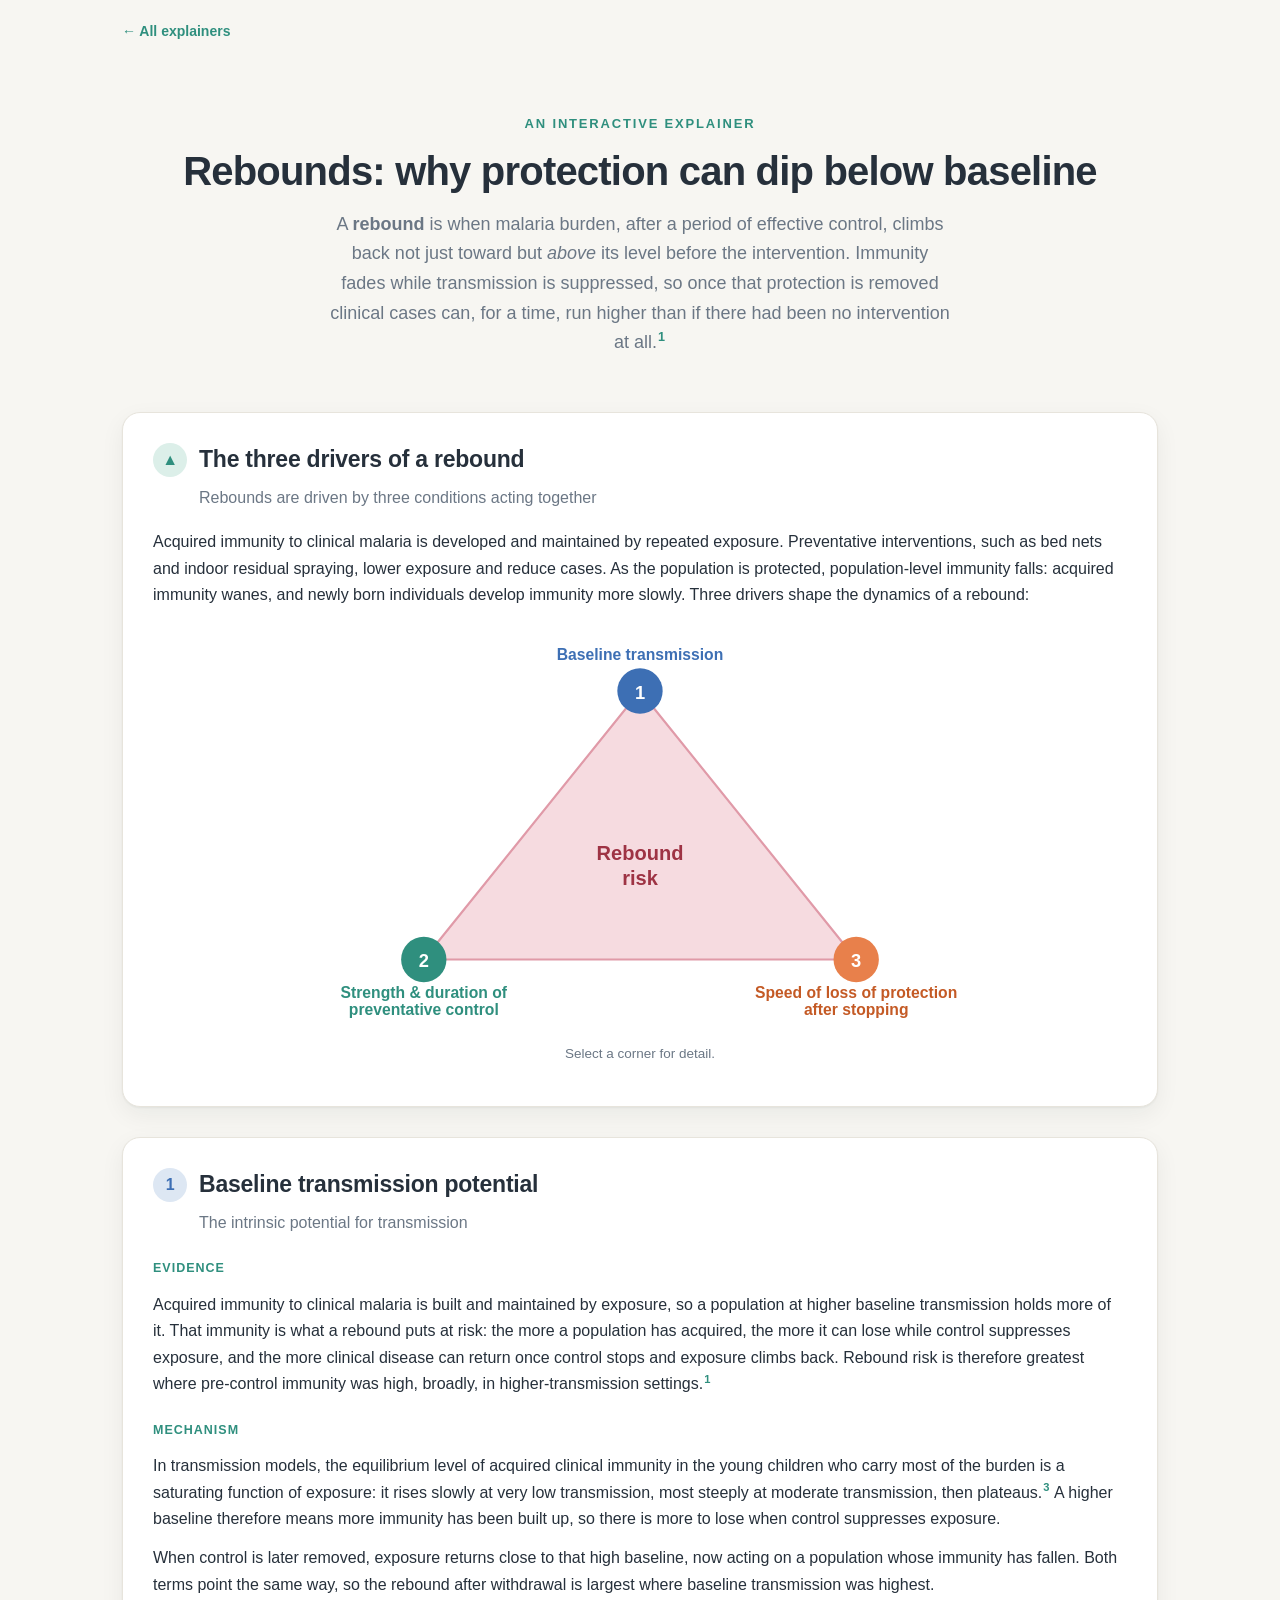
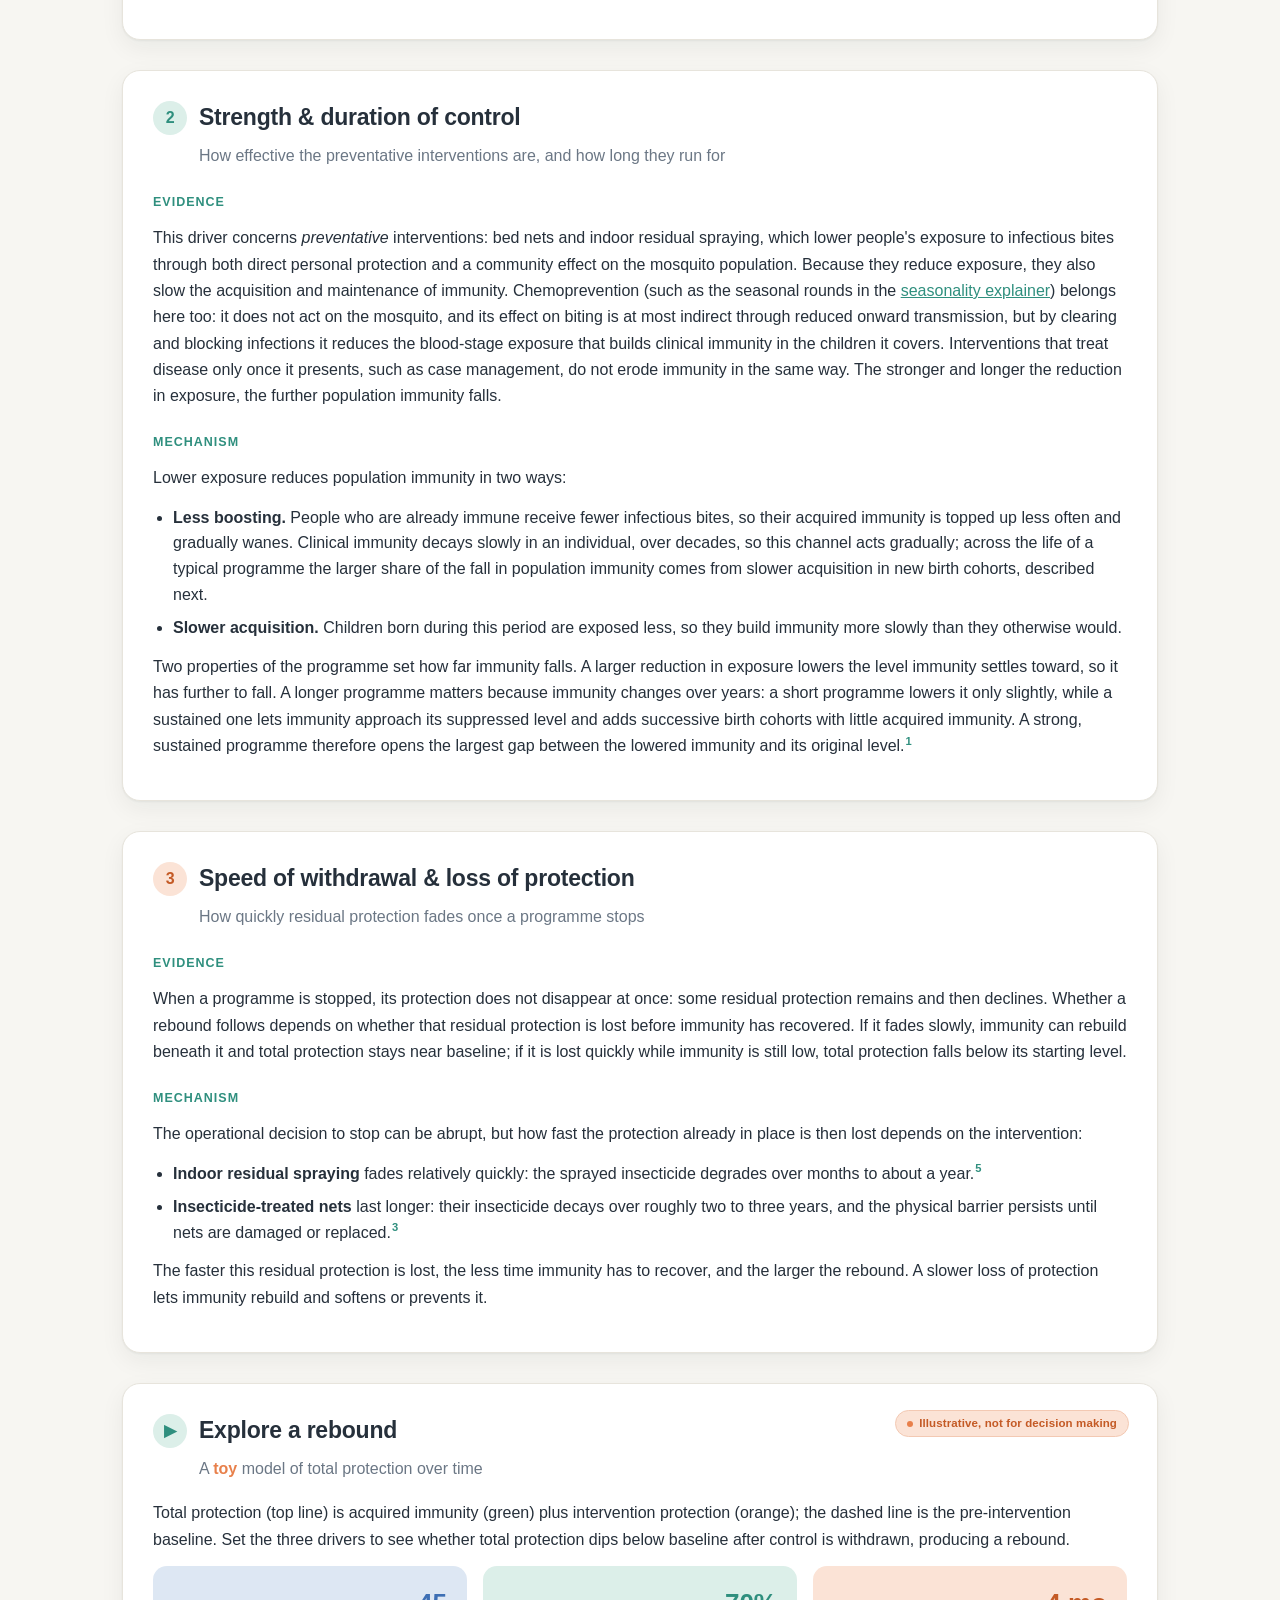
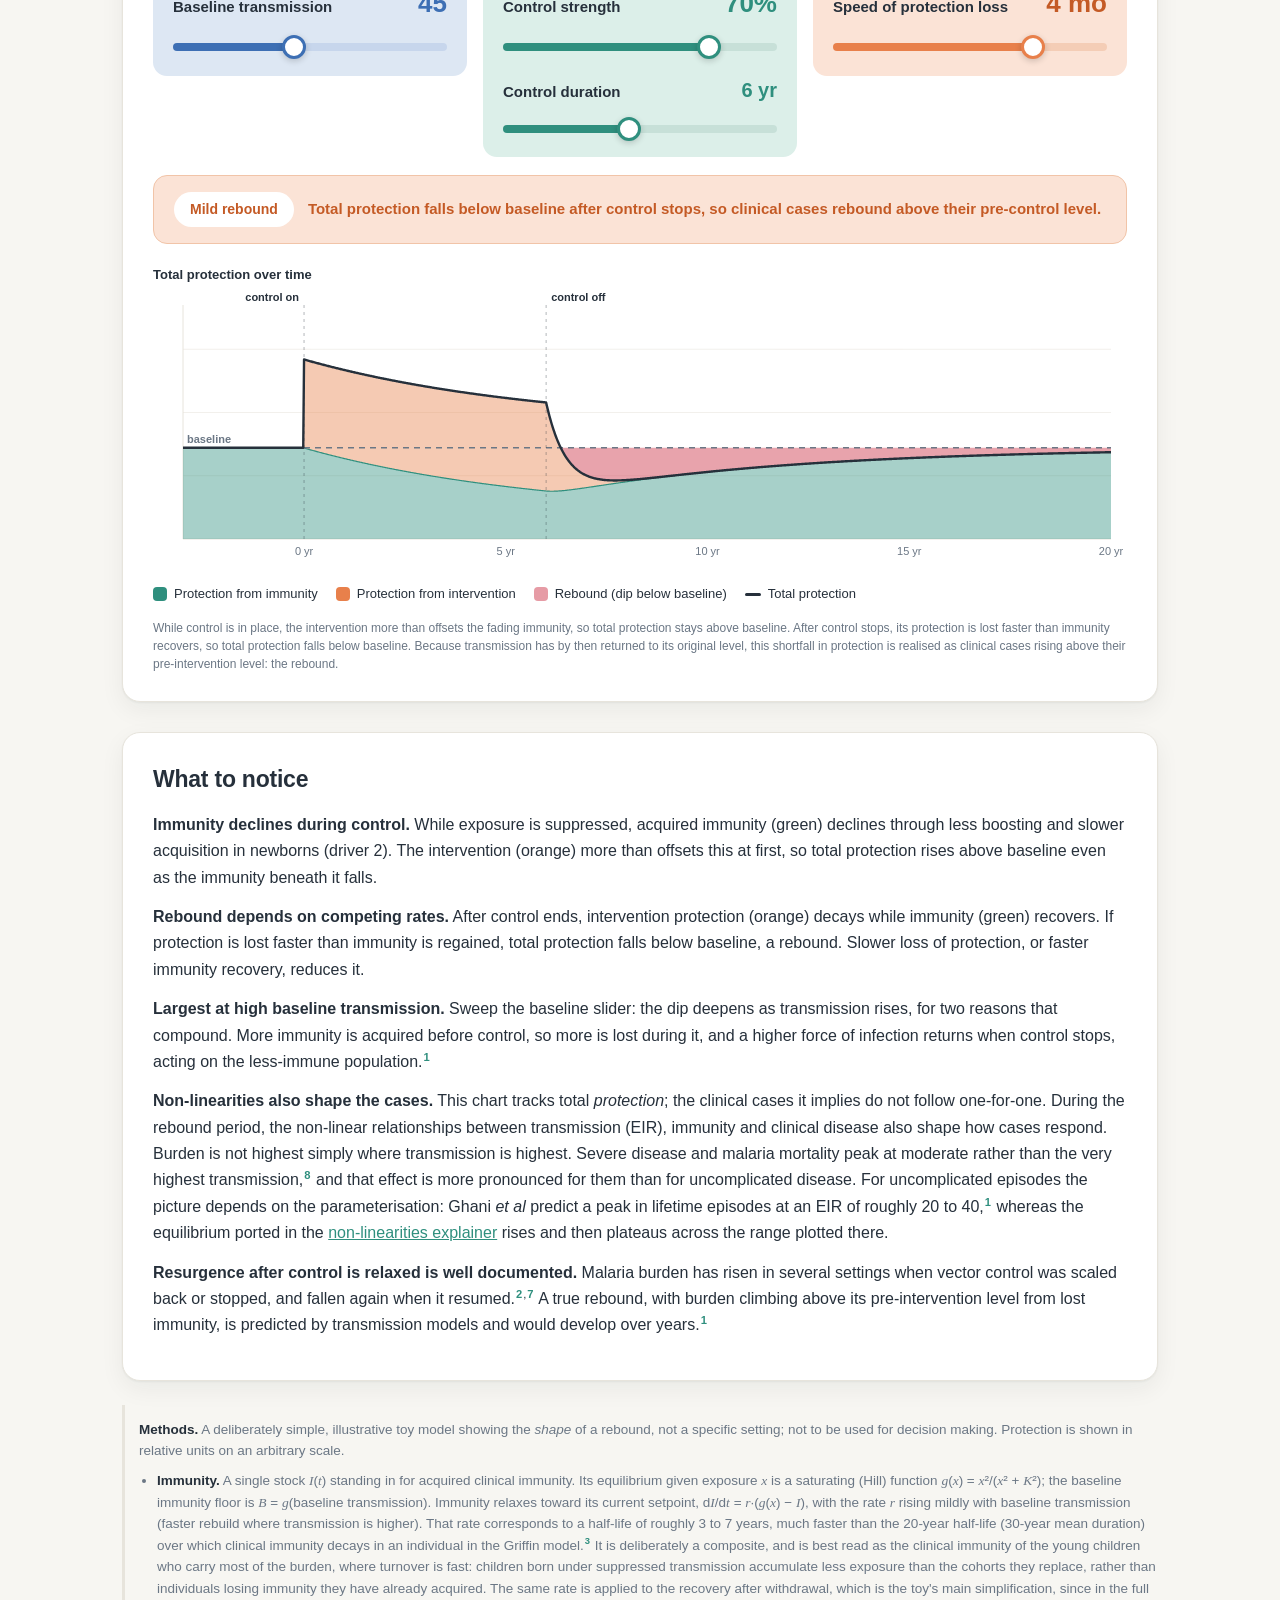
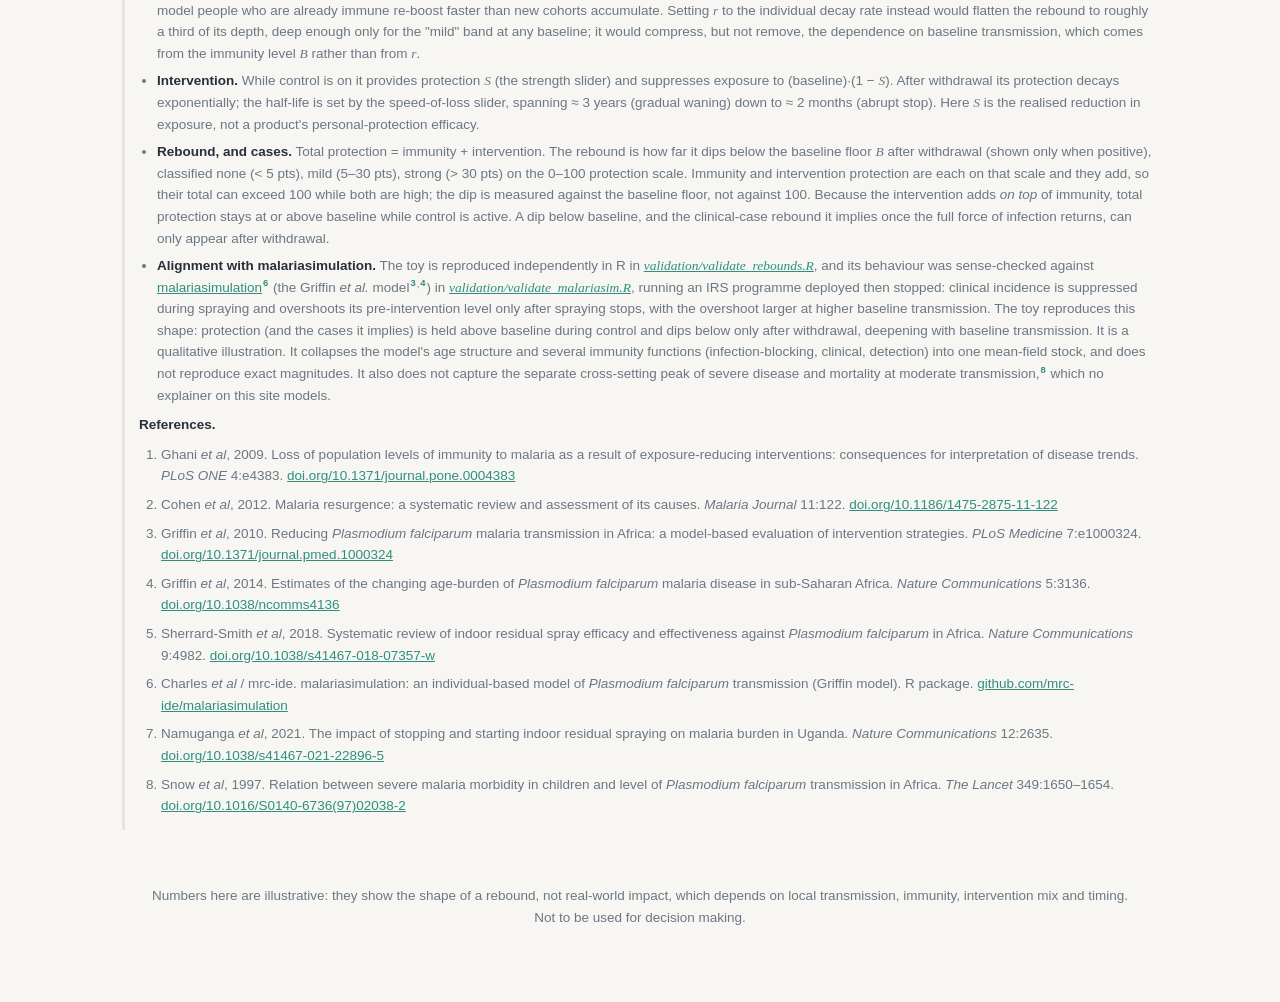
<file: rebounds.html>
<!DOCTYPE html>
<html lang="en">
<head>
<meta charset="UTF-8">
<meta name="viewport" content="width=device-width, initial-scale=1.0">
<title>Rebounds: why protection can dip below baseline</title>
<link rel="icon" href="favicon.svg" type="image/svg+xml">
<link rel="stylesheet" href="styles.css">
<!-- GoatCounter: privacy-friendly, cookieless visitor counts -->
<script data-goatcounter="https://pwinskill.goatcounter.com/count"
        async src="//gc.zgo.at/count.js"></script>
</head>
<body>

<nav class="crumb"><a href="index.html">← All explainers</a></nav>

<header class="hero">
  <p class="kicker">An interactive explainer</p>
  <h1>Rebounds: why protection can dip below baseline</h1>
  <p class="lede">A <strong>rebound</strong> is when malaria burden, after a period of effective control, climbs back not just toward but <em>above</em> its level before the intervention. Immunity fades while transmission is suppressed, so once that protection is removed clinical cases can, for a time, run higher than if there had been no intervention at all.<sup class="cite"><a href="#ref1">1</a></sup></p>
</header>

<div class="wrapwide">

  <!-- TRIANGLE OVERVIEW -->
  <section class="card">
    <h2><span class="num">▲</span> The three drivers of a rebound</h2>
    <p class="sub">Rebounds are driven by three conditions acting together</p>
    <p>Acquired immunity to clinical malaria is developed and maintained by repeated exposure. Preventative interventions, such as bed nets and indoor residual spraying, lower exposure and reduce cases. As the population is protected, population-level immunity falls: acquired immunity wanes, and newly born individuals develop immunity more slowly. Three drivers shape the dynamics of a rebound:</p>

    <div class="triangle-wrap">
      <svg viewBox="-50 0 780 466" xmlns="http://www.w3.org/2000/svg" role="img" aria-label="Triangle of the three drivers of rebound: baseline transmission, strength and duration of control, and speed of loss of protection. The triangle interior represents rebound risk.">
        <!-- triangle interior = rebound risk -->
        <polygon points="340,78 92,386 588,386" fill="var(--danger-soft)" stroke="#e09aa8" stroke-width="2.5" stroke-linejoin="round"/>
        <text x="340" y="272" text-anchor="middle" font-size="23" font-weight="800" fill="#9e3344">Rebound</text>
        <text x="340" y="300" text-anchor="middle" font-size="23" font-weight="800" fill="#9e3344">risk</text>

        <!-- corner 1: baseline transmission (top, blue) -->
        <a href="#driver1" class="tri-corner" aria-label="Driver 1: baseline transmission">
          <text x="340" y="43" text-anchor="middle" class="tri-lab" fill="var(--blue)">Baseline transmission</text>
          <circle cx="340" cy="78" r="26" fill="var(--blue)"/>
          <text x="340" y="87" text-anchor="middle" fill="#fff" font-weight="800" font-size="21">1</text>
        </a>

        <!-- corner 2: strength & duration (bottom-left, teal) -->
        <a href="#driver2" class="tri-corner" aria-label="Driver 2: strength and duration of preventative control">
          <circle cx="92" cy="386" r="26" fill="var(--accent)"/>
          <text x="92" y="395" text-anchor="middle" fill="#fff" font-weight="800" font-size="21">2</text>
          <text x="92" y="430" text-anchor="middle" class="tri-lab" fill="var(--accent)">Strength &amp; duration of</text>
          <text x="92" y="450" text-anchor="middle" class="tri-lab" fill="var(--accent)">preventative control</text>
        </a>

        <!-- corner 3: speed of loss (bottom-right, orange) -->
        <a href="#driver3" class="tri-corner" aria-label="Driver 3: speed of loss of protection after stopping">
          <circle cx="588" cy="386" r="26" fill="var(--warm)"/>
          <text x="588" y="395" text-anchor="middle" fill="#fff" font-weight="800" font-size="21">3</text>
          <text x="588" y="430" text-anchor="middle" class="tri-lab" fill="#c45a25">Speed of loss of protection</text>
          <text x="588" y="450" text-anchor="middle" class="tri-lab" fill="#c45a25">after stopping</text>
        </a>
      </svg>
    </div>
    <p class="caption" style="text-align:center">Select a corner for detail.</p>
  </section>

  <!-- DRIVER 1 -->
  <section class="card" id="driver1">
    <h2><span class="num" style="background:var(--blue-soft);color:var(--blue)">1</span> Baseline transmission potential</h2>
    <p class="sub">The intrinsic potential for transmission</p>

    <h3>Evidence</h3>
    <p>Acquired immunity to clinical malaria is built and maintained by exposure, so a population at higher baseline transmission holds more of it. That immunity is what a rebound puts at risk: the more a population has acquired, the more it can lose while control suppresses exposure, and the more clinical disease can return once control stops and exposure climbs back. Rebound risk is therefore greatest where pre-control immunity was high, broadly, in higher-transmission settings.<sup class="cite"><a href="#ref1">1</a></sup></p>

    <h3>Mechanism</h3>
    <p>In transmission models, the equilibrium level of acquired clinical immunity in the young children who carry most of the burden is a saturating function of exposure: it rises slowly at very low transmission, most steeply at moderate transmission, then plateaus.<sup class="cite"><a href="#ref3">3</a></sup> A higher baseline therefore means more immunity has been built up, so there is more to lose when control suppresses exposure.</p>
    <p>When control is later removed, exposure returns close to that high baseline, now acting on a population whose immunity has fallen. Both terms point the same way, so the rebound after withdrawal is largest where baseline transmission was highest.</p>
  </section>

  <!-- DRIVER 2 -->
  <section class="card" id="driver2">
    <h2><span class="num">2</span> Strength &amp; duration of control</h2>
    <p class="sub">How effective the preventative interventions are, and how long they run for</p>

    <h3>Evidence</h3>
    <p>This driver concerns <em>preventative</em> interventions: bed nets and indoor residual spraying, which lower people's exposure to infectious bites through both direct personal protection and a community effect on the mosquito population. Because they reduce exposure, they also slow the acquisition and maintenance of immunity. Chemoprevention (such as the seasonal rounds in the <a href="seasonality.html">seasonality explainer</a>) belongs here too: it does not act on the mosquito, and its effect on biting is at most indirect through reduced onward transmission, but by clearing and blocking infections it reduces the blood-stage exposure that builds clinical immunity in the children it covers. Interventions that treat disease only once it presents, such as case management, do not erode immunity in the same way. The stronger and longer the reduction in exposure, the further population immunity falls.</p>

    <h3>Mechanism</h3>
    <p>Lower exposure reduces population immunity in two ways:</p>
    <ul class="facts">
      <li><b>Less boosting.</b> People who are already immune receive fewer infectious bites, so their acquired immunity is topped up less often and gradually wanes. Clinical immunity decays slowly in an individual, over decades, so this channel acts gradually; across the life of a typical programme the larger share of the fall in population immunity comes from slower acquisition in new birth cohorts, described next.</li>
      <li><b>Slower acquisition.</b> Children born during this period are exposed less, so they build immunity more slowly than they otherwise would.</li>
    </ul>
    <p>Two properties of the programme set how far immunity falls. A larger reduction in exposure lowers the level immunity settles toward, so it has further to fall. A longer programme matters because immunity changes over years: a short programme lowers it only slightly, while a sustained one lets immunity approach its suppressed level and adds successive birth cohorts with little acquired immunity. A strong, sustained programme therefore opens the largest gap between the lowered immunity and its original level.<sup class="cite"><a href="#ref1">1</a></sup></p>
  </section>

  <!-- DRIVER 3 -->
  <section class="card" id="driver3">
    <h2><span class="num" style="background:var(--warm-soft);color:#c45a25">3</span> Speed of withdrawal &amp; loss of protection</h2>
    <p class="sub">How quickly residual protection fades once a programme stops</p>

    <h3>Evidence</h3>
    <p>When a programme is stopped, its protection does not disappear at once: some residual protection remains and then declines. Whether a rebound follows depends on whether that residual protection is lost before immunity has recovered. If it fades slowly, immunity can rebuild beneath it and total protection stays near baseline; if it is lost quickly while immunity is still low, total protection falls below its starting level.</p>

    <h3>Mechanism</h3>
    <p>The operational decision to stop can be abrupt, but how fast the protection already in place is then lost depends on the intervention:</p>
    <ul class="facts">
      <li><b>Indoor residual spraying</b> fades relatively quickly: the sprayed insecticide degrades over months to about a year.<sup class="cite"><a href="#ref5">5</a></sup></li>
      <li><b>Insecticide-treated nets</b> last longer: their insecticide decays over roughly two to three years, and the physical barrier persists until nets are damaged or replaced.<sup class="cite"><a href="#ref3">3</a></sup></li>
    </ul>
    <p>The faster this residual protection is lost, the less time immunity has to recover, and the larger the rebound. A slower loss of protection lets immunity rebuild and softens or prevents it.</p>
  </section>
</div>

<!-- INTERACTIVE TOY MODEL -->
<div class="wrapwide">
  <section class="card toy">
    <span class="toy-tag" title="This is an illustrative teaching model, not calibrated to any setting. Not for real-world decisions.">Illustrative, not for decision making</span>
    <h2><span class="num">▶</span> Explore a rebound</h2>
    <p class="sub">A <strong style="color:var(--warm)">toy</strong> model of total protection over time</p>
    <p>Total protection (top line) is acquired immunity (green) plus intervention protection (orange); the dashed line is the pre-intervention baseline. Set the three drivers to see whether total protection dips below baseline after control is withdrawn, producing a rebound.</p>

    <div class="controls controls3">
      <div class="slider-block base">
        <div class="slider-top"><span class="label">Baseline transmission</span><span class="val" id="vTrans">45</span></div>
        <input type="range" id="trans" min="10" max="90" value="45" step="1">
      </div>
      <div class="slider-block ctrl">
        <div class="slider-top"><span class="label">Control strength</span><span class="val" id="vStrength">70%</span></div>
        <input type="range" id="strength" min="0" max="90" value="70" step="1">
        <div class="subslider">
          <div class="slider-top"><span class="label">Control duration</span><span class="val" id="vDuration">6 yr</span></div>
          <input type="range" id="duration" min="1" max="12" value="6" step="1">
        </div>
      </div>
      <div class="slider-block loss">
        <div class="slider-top"><span class="label">Speed of protection loss</span><span class="val" id="vLoss">-</span></div>
        <input type="range" id="loss" min="0" max="100" value="75" step="1">
      </div>
    </div>

    <div class="rebound-indicator" id="reboundBox">
      <span class="rebound-chip" id="rChip">-</span>
      <span class="rb-msg" id="rMsg">-</span>
    </div>

    <p class="chart-label">Total protection over time</p>
    <canvas id="pRebound" height="280" aria-label="Total protection over time, showing immunity and intervention contributions and any dip below baseline"></canvas>
    <div class="rb-legend">
      <span><i style="background:var(--accent)"></i> Protection from immunity</span>
      <span><i style="background:var(--warm)"></i> Protection from intervention</span>
      <span><i style="background:var(--danger);opacity:.55"></i> Rebound (dip below baseline)</span>
      <span><i style="background:var(--ink);width:16px;height:3px;border-radius:2px"></i> Total protection</span>
    </div>
    <p class="pcap" style="margin-top:14px">While control is in place, the intervention more than offsets the fading immunity, so total protection stays above baseline. After control stops, its protection is lost faster than immunity recovers, so total protection falls below baseline. Because transmission has by then returned to its original level, this shortfall in protection is realised as clinical cases rising above their pre-intervention level: the rebound.</p>
  </section>
</div>

<div class="wrapwide">
  <section class="card">
    <h2>What to notice</h2>
    <p><strong>Immunity declines during control.</strong> While exposure is suppressed, acquired immunity (green) declines through less boosting and slower acquisition in newborns (driver 2). The intervention (orange) more than offsets this at first, so total protection rises above baseline even as the immunity beneath it falls.</p>
    <p><strong>Rebound depends on competing rates.</strong> After control ends, intervention protection (orange) decays while immunity (green) recovers. If protection is lost faster than immunity is regained, total protection falls below baseline, a rebound. Slower loss of protection, or faster immunity recovery, reduces it.</p>
    <p><strong>Largest at high baseline transmission.</strong> Sweep the baseline slider: the dip deepens as transmission rises, for two reasons that compound. More immunity is acquired before control, so more is lost during it, and a higher force of infection returns when control stops, acting on the less-immune population.<sup class="cite"><a href="#ref1">1</a></sup></p>
    <p><strong>Non-linearities also shape the cases.</strong> This chart tracks total <em>protection</em>; the clinical cases it implies do not follow one-for-one. During the rebound period, the non-linear relationships between transmission (EIR), immunity and clinical disease also shape how cases respond. Burden is not highest simply where transmission is highest. Severe disease and malaria mortality peak at moderate rather than the very highest transmission,<sup class="cite"><a href="#ref8">8</a></sup> and that effect is more pronounced for them than for uncomplicated disease. For uncomplicated episodes the picture depends on the parameterisation: Ghani <em>et al</em> predict a peak in lifetime episodes at an EIR of roughly 20 to 40,<sup class="cite"><a href="#ref1">1</a></sup> whereas the equilibrium ported in the <a href="nonlinearities.html">non-linearities explainer</a> rises and then plateaus across the range plotted there.</p>
    <p><strong>Resurgence after control is relaxed is well documented.</strong> Malaria burden has risen in several settings when vector control was scaled back or stopped, and fallen again when it resumed.<sup class="cite"><a href="#ref2">2</a>,<a href="#ref7">7</a></sup> A true rebound, with burden climbing above its pre-intervention level from lost immunity, is predicted by transmission models and would develop over years.<sup class="cite"><a href="#ref1">1</a></sup></p>
  </section>

  <div class="note">
    <p><strong>Methods.</strong> A deliberately simple, illustrative toy model showing the <em>shape</em> of a rebound, not a specific setting; not to be used for decision making. Protection is shown in relative units on an arbitrary scale.</p>
    <ul>
      <li><strong>Immunity.</strong> A single stock <span class="var">I</span>(<span class="var">t</span>) standing in for acquired clinical immunity. Its equilibrium given exposure <span class="var">x</span> is a saturating (Hill) function <span class="var">g</span>(<span class="var">x</span>) = <span class="var">x</span>²/(<span class="var">x</span>² + <span class="var">K</span>²); the baseline immunity floor is <span class="var">B</span> = <span class="var">g</span>(baseline transmission). Immunity relaxes toward its current setpoint, d<span class="var">I</span>/d<span class="var">t</span> = <span class="var">r</span>·(<span class="var">g</span>(<span class="var">x</span>) − <span class="var">I</span>), with the rate <span class="var">r</span> rising mildly with baseline transmission (faster rebuild where transmission is higher). That rate corresponds to a half-life of roughly 3 to 7 years, much faster than the 20-year half-life (30-year mean duration) over which clinical immunity decays in an individual in the Griffin model.<sup class="cite"><a href="#ref3">3</a></sup> It is deliberately a composite, and is best read as the clinical immunity of the young children who carry most of the burden, where turnover is fast: children born under suppressed transmission accumulate less exposure than the cohorts they replace, rather than individuals losing immunity they have already acquired. The same rate is applied to the recovery after withdrawal, which is the toy's main simplification, since in the full model people who are already immune re-boost faster than new cohorts accumulate. Setting <span class="var">r</span> to the individual decay rate instead would flatten the rebound to roughly a third of its depth, deep enough only for the "mild" band at any baseline; it would compress, but not remove, the dependence on baseline transmission, which comes from the immunity level <span class="var">B</span> rather than from <span class="var">r</span>.</li>
      <li><strong>Intervention.</strong> While control is on it provides protection <span class="var">S</span> (the strength slider) and suppresses exposure to (baseline)·(1 − <span class="var">S</span>). After withdrawal its protection decays exponentially; the half-life is set by the speed-of-loss slider, spanning ≈ 3 years (gradual waning) down to ≈ 2 months (abrupt stop). Here <span class="var">S</span> is the realised reduction in exposure, not a product's personal-protection efficacy.</li>
      <li><strong>Rebound, and cases.</strong> Total protection = immunity + intervention. The rebound is how far it dips below the baseline floor <span class="var">B</span> after withdrawal (shown only when positive), classified none (&lt; 5 pts), mild (5–30 pts), strong (&gt; 30 pts) on the 0–100 protection scale. Immunity and intervention protection are each on that scale and they add, so their total can exceed 100 while both are high; the dip is measured against the baseline floor, not against 100. Because the intervention adds <em>on top</em> of immunity, total protection stays at or above baseline while control is active. A dip below baseline, and the clinical-case rebound it implies once the full force of infection returns, can only appear after withdrawal.</li>
      <li><strong>Alignment with malariasimulation.</strong> The toy is reproduced independently in R in <a href="validation/validate_rebounds.R" target="_blank" rel="noopener"><span class="var">validation/validate_rebounds.R</span></a>, and its behaviour was sense-checked against <a href="https://github.com/mrc-ide/malariasimulation" target="_blank" rel="noopener">malariasimulation</a><sup class="cite"><a href="#ref6">6</a></sup> (the Griffin <em>et al.</em> model<sup class="cite"><a href="#ref3">3</a>,<a href="#ref4">4</a></sup>) in <a href="validation/validate_malariasim.R" target="_blank" rel="noopener"><span class="var">validation/validate_malariasim.R</span></a>, running an IRS programme deployed then stopped: clinical incidence is suppressed during spraying and overshoots its pre-intervention level only after spraying stops, with the overshoot larger at higher baseline transmission. The toy reproduces this shape: protection (and the cases it implies) is held above baseline during control and dips below only after withdrawal, deepening with baseline transmission. It is a qualitative illustration. It collapses the model's age structure and several immunity functions (infection-blocking, clinical, detection) into one mean-field stock, and does not reproduce exact magnitudes. It also does not capture the separate cross-setting peak of severe disease and mortality at moderate transmission,<sup class="cite"><a href="#ref8">8</a></sup> which no explainer on this site models.</li>
    </ul>
    <p><strong>References.</strong></p>
    <ol class="refs">
      <li id="ref1">Ghani <em>et al</em>, 2009. Loss of population levels of immunity to malaria as a result of exposure-reducing interventions: consequences for interpretation of disease trends. <em>PLoS ONE</em> 4:e4383. <a href="https://doi.org/10.1371/journal.pone.0004383" target="_blank" rel="noopener">doi.org/10.1371/journal.pone.0004383</a></li>
      <li id="ref2">Cohen <em>et al</em>, 2012. Malaria resurgence: a systematic review and assessment of its causes. <em>Malaria Journal</em> 11:122. <a href="https://doi.org/10.1186/1475-2875-11-122" target="_blank" rel="noopener">doi.org/10.1186/1475-2875-11-122</a></li>
      <li id="ref3">Griffin <em>et al</em>, 2010. Reducing <em>Plasmodium falciparum</em> malaria transmission in Africa: a model-based evaluation of intervention strategies. <em>PLoS Medicine</em> 7:e1000324. <a href="https://doi.org/10.1371/journal.pmed.1000324" target="_blank" rel="noopener">doi.org/10.1371/journal.pmed.1000324</a></li>
      <li id="ref4">Griffin <em>et al</em>, 2014. Estimates of the changing age-burden of <em>Plasmodium falciparum</em> malaria disease in sub-Saharan Africa. <em>Nature Communications</em> 5:3136. <a href="https://doi.org/10.1038/ncomms4136" target="_blank" rel="noopener">doi.org/10.1038/ncomms4136</a></li>
      <li id="ref5">Sherrard-Smith <em>et al</em>, 2018. Systematic review of indoor residual spray efficacy and effectiveness against <em>Plasmodium falciparum</em> in Africa. <em>Nature Communications</em> 9:4982. <a href="https://doi.org/10.1038/s41467-018-07357-w" target="_blank" rel="noopener">doi.org/10.1038/s41467-018-07357-w</a></li>
      <li id="ref6">Charles <em>et al</em> / mrc-ide. malariasimulation: an individual-based model of <em>Plasmodium falciparum</em> transmission (Griffin model). R package. <a href="https://github.com/mrc-ide/malariasimulation" target="_blank" rel="noopener">github.com/mrc-ide/malariasimulation</a></li>
      <li id="ref7">Namuganga <em>et al</em>, 2021. The impact of stopping and starting indoor residual spraying on malaria burden in Uganda. <em>Nature Communications</em> 12:2635. <a href="https://doi.org/10.1038/s41467-021-22896-5" target="_blank" rel="noopener">doi.org/10.1038/s41467-021-22896-5</a></li>
      <li id="ref8">Snow <em>et al</em>, 1997. Relation between severe malaria morbidity in children and level of <em>Plasmodium falciparum</em> transmission in Africa. <em>The Lancet</em> 349:1650–1654. <a href="https://doi.org/10.1016/S0140-6736(97)02038-2" target="_blank" rel="noopener">doi.org/10.1016/S0140-6736(97)02038-2</a></li>
    </ol>
  </div>

  <footer>
    <p>Numbers here are illustrative: they show the shape of a rebound, not real-world impact, which depends on local transmission, immunity, intervention mix and timing. Not to be used for decision making.</p>
  </footer>
</div>

<script>
// ---------- toy rebound model (illustrative) ----------
// Single immunity stock I(t) ~ acquired clinical immunity (ICA analogue).
// Saturating exposure->immunity setpoint g(x)=x^2/(x^2+K^2).
// Intervention adds protection S while on, suppresses exposure, then decays after withdrawal.
const K_HALF = 28;          // half-saturation of the immunity-exposure curve (transmission units)
const T_MIN = -3, T_MAX = 20, DT = 0.02;   // time axis (years)
// Fixed y-axis so the curve is never rescaled (avoids misleading zoom). Covers the
// worst case: max baseline immunity g(90)=0.91 plus max control strength 0.90 = 1.81.
const Y_MAX = 1.85;
const g = x => { const x2 = x*x; return x2 / (x2 + K_HALF*K_HALF); };

// immunity relaxes toward its current setpoint at a rate that increases mildly with
// baseline transmission (faster rebuild where transmission is higher). "More immunity
// to lose at higher transmission" dominates, so the rebound dip grows with baseline.
const rateOf = Tr => 0.08 + 0.20 * (Tr/100);   // /yr

// speed-of-loss slider (0..100) -> intervention decay half-life after withdrawal (years)
//   0   = gradual waning  -> ~3.0 yr
//   100 = abrupt stop     -> ~0.17 yr (~2 months)
const lossHalfLife = v => 3.0 * Math.pow(0.17/3.0, v/100);

// ---------- simulate ----------
function simulate(Tr, S, D, lossV){
  const B = g(Tr);                 // baseline immunity floor
  const r = rateOf(Tr);
  const hl = lossHalfLife(lossV);
  const kDecay = Math.log(2)/hl;   // intervention decay rate after withdrawal
  const pts = [];
  let I = B;                       // start at baseline equilibrium
  for(let t = T_MIN; t <= T_MAX + 1e-9; t += DT){
    // intervention protection J(t)
    let J = 0;
    if(t >= 0 && t < D) J = S;                         // on: full strength
    else if(t >= D)     J = S * Math.exp(-kDecay*(t-D)); // off: decay
    // exposure suppressed by current intervention protection
    const x = Tr * (1 - J);
    const Ieq = g(x);
    // relaxation step (Euler) toward the current immunity setpoint
    if(pts.length) I += r * (Ieq - I) * DT;
    pts.push({t, I: Math.max(0,I), J});
  }
  // rebound metric: how far total protection dips below baseline after withdrawal
  let minTot = Infinity;
  for(const p of pts){
    if(p.t < D) continue;
    const tot = p.I + p.J;
    if(tot < minTot) minTot = tot;
  }
  const depth = Math.max(0, B - minTot);   // protection points below baseline
  return {pts, B, depth, relDepth: B > 0 ? depth/B : 0, D, S};
}

// ---------- canvas helpers (match nonlinearities.html) ----------
function css(v){ return getComputedStyle(document.documentElement).getPropertyValue(v).trim(); }
function setup(canvas){
  if(!canvas) return null;
  const dpr = window.devicePixelRatio || 1;
  // logical height cached once (the backing store gets rescaled by dpr each draw,
  // so it must NOT be re-read as the logical height, or it would compound)
  if(!canvas.dataset.h) canvas.dataset.h = canvas.getAttribute('height') || 280;
  const H = +canvas.dataset.h;
  const W = canvas.getBoundingClientRect().width;
  if(!W) return null;
  canvas.style.height = H + 'px';              // lock display height
  canvas.width = Math.round(W*dpr);
  canvas.height = Math.round(H*dpr);
  const ctx = canvas.getContext('2d');
  ctx.setTransform(dpr,0,0,dpr,0,0);
  ctx.clearRect(0,0,W,H);
  return {ctx, W, H};
}

// ---------- draw ----------
function drawRebound(sim){
  const c = document.getElementById('pRebound');
  const s = setup(c); if(!s) return;
  const {ctx, W, H} = s;
  const padL = 30, padR = 16, padT = 16, padB = 30;
  const plotW = W - padL - padR, plotH = H - padT - padB;
  const {pts, B, D} = sim;

  const X = t => padL + (t - T_MIN)/(T_MAX - T_MIN) * plotW;
  const Y = v => padT + (1 - v/Y_MAX) * plotH;

  // faint horizontal gridlines (protection units are relative/arbitrary, so unlabelled)
  ctx.strokeStyle = css('--line'); ctx.lineWidth = 1; ctx.globalAlpha = 0.55;
  for(const gv of [0.5, 1.0, 1.5]){
    ctx.beginPath(); ctx.moveTo(padL, Y(gv)); ctx.lineTo(padL+plotW, Y(gv)); ctx.stroke();
  }
  ctx.globalAlpha = 1;
  // axes (L-shape)
  ctx.beginPath(); ctx.moveTo(padL, padT); ctx.lineTo(padL, padT+plotH); ctx.lineTo(padL+plotW, padT+plotH); ctx.stroke();

  // stacked area: immunity (green) from 0 to I
  ctx.fillStyle = css('--accent'); ctx.globalAlpha = 0.42;
  ctx.beginPath(); ctx.moveTo(X(pts[0].t), Y(0));
  for(const p of pts) ctx.lineTo(X(p.t), Y(p.I));
  ctx.lineTo(X(pts[pts.length-1].t), Y(0)); ctx.closePath(); ctx.fill();

  // intervention (orange) from I to I+J
  ctx.fillStyle = css('--warm'); ctx.globalAlpha = 0.42;
  ctx.beginPath();
  for(const p of pts) ctx.lineTo(X(p.t), Y(p.I));
  for(let i=pts.length-1; i>=0; i--) ctx.lineTo(X(pts[i].t), Y(pts[i].I + pts[i].J));
  ctx.closePath(); ctx.fill();
  ctx.globalAlpha = 1;

  // thin stroke along the immunity/intervention boundary - a shape cue so the two
  // bands are distinguishable without relying on the green/orange hue difference
  ctx.strokeStyle = css('--accent'); ctx.lineWidth = 1.2; ctx.lineJoin = 'round';
  ctx.beginPath();
  pts.forEach((p,i)=>{ const xx=X(p.t), yy=Y(p.I); i?ctx.lineTo(xx,yy):ctx.moveTo(xx,yy); });
  ctx.stroke();

  // rebound shading: where total < baseline after withdrawal (top=baseline, bottom=total)
  drawDip(ctx, pts, B, D, X, Y);

  // baseline dashed line
  ctx.strokeStyle = css('--muted'); ctx.setLineDash([6,5]); ctx.lineWidth = 1.5;
  ctx.beginPath(); ctx.moveTo(padL, Y(B)); ctx.lineTo(padL+plotW, Y(B)); ctx.stroke();
  ctx.setLineDash([]);
  ctx.fillStyle = css('--muted'); ctx.font = '600 11px -apple-system,Segoe UI,Roboto,Arial';
  ctx.textAlign = 'left'; ctx.fillText('baseline', padL+4, Y(B)-5);

  // control on / off vertical guides
  ctx.strokeStyle = css('--ink'); ctx.globalAlpha = 0.35; ctx.setLineDash([3,4]); ctx.lineWidth = 1;
  ctx.beginPath(); ctx.moveTo(X(0), padT); ctx.lineTo(X(0), padT+plotH); ctx.stroke();
  ctx.beginPath(); ctx.moveTo(X(D), padT); ctx.lineTo(X(D), padT+plotH); ctx.stroke();
  ctx.setLineDash([]); ctx.globalAlpha = 1;
  // labels sit in the top margin; "control on" grows left of its line and
  // "control off" grows right of its, so they never collide even at short durations
  ctx.fillStyle = css('--ink'); ctx.font = '600 11px -apple-system,Segoe UI,Roboto,Arial';
  ctx.textAlign = 'right'; ctx.fillText('control on', X(0) - 5, padT - 4);
  ctx.textAlign = 'left';  ctx.fillText('control off', X(D) + 5, padT - 4);

  // total protection line
  ctx.strokeStyle = css('--ink'); ctx.lineWidth = 2.4; ctx.lineJoin = 'round';
  ctx.beginPath();
  pts.forEach((p,i)=>{ const xx=X(p.t), yy=Y(p.I+p.J); i?ctx.lineTo(xx,yy):ctx.moveTo(xx,yy); });
  ctx.stroke();

  // x axis labels (years relative to control start)
  ctx.fillStyle = css('--muted'); ctx.font = '11px -apple-system,Segoe UI,Roboto,Arial'; ctx.textAlign = 'center';
  for(let t=0; t<=T_MAX; t+=5){ ctx.fillText(t+' yr', X(t), padT+plotH+16); }
}

// dedicated dip filler: between baseline (top) and total (bottom) for each contiguous below-baseline run after D
function drawDip(ctx, pts, B, D, X, Y){
  ctx.fillStyle = css('--danger'); ctx.globalAlpha = 0.5;
  let run = [];
  const flush = () => {
    if(run.length < 2){ run = []; return; }
    ctx.beginPath();
    ctx.moveTo(X(run[0].t), Y(B));
    for(const p of run) ctx.lineTo(X(p.t), Y(B));               // top edge along baseline
    for(let i=run.length-1;i>=0;i--) ctx.lineTo(X(run[i].t), Y(run[i].I+run[i].J)); // bottom edge along total
    ctx.closePath(); ctx.fill();
    run = [];
  };
  for(const p of pts){
    const tot = p.I + p.J;
    if(p.t >= D && tot < B) run.push(p);
    else flush();
  }
  flush();
  ctx.globalAlpha = 1;
}

// ---------- wiring ----------
const trans = document.getElementById('trans');
const strength = document.getElementById('strength');
const duration = document.getElementById('duration');
const loss = document.getElementById('loss');

function fillPct(el){ el.style.setProperty('--fill', ((el.value-el.min)/(el.max-el.min)*100)+'%'); }

function update(){
  [trans,strength,duration,loss].forEach(fillPct);
  const Tr = +trans.value;
  const S  = +strength.value/100;
  const D  = +duration.value;
  const lossV = +loss.value;

  // slider readouts
  document.getElementById('vTrans').textContent = Tr;
  document.getElementById('vStrength').textContent = strength.value+'%';
  document.getElementById('vDuration').textContent = D+' yr';
  const hl = lossHalfLife(lossV);
  document.getElementById('vLoss').textContent =
    lossV >= 80 ? 'abrupt' : lossV <= 20 ? 'gradual' : Math.round(hl*12)+' mo';

  const sim = simulate(Tr, S, D, lossV);

  // rebound indicator - classify on how far total protection dips below baseline
  // after withdrawal
  const d = sim.depth;
  const box = document.getElementById('reboundBox');
  const chip = document.getElementById('rChip');
  const msg = document.getElementById('rMsg');
  let lvl, chipText;
  if(d < 0.05){ lvl='none'; chipText='No rebound'; }
  else if(d < 0.30){ lvl='mild'; chipText='Mild rebound'; }
  else { lvl='strong'; chipText='Strong rebound'; }
  const msgText = d < 0.05
    ? 'Total protection returns to baseline without dipping below it.'
    : 'Total protection falls below baseline after control stops, so clinical cases rebound above their pre-control level.';
  box.className = 'rebound-indicator lvl-'+lvl;
  chip.className = 'rebound-chip chip-'+lvl;
  chip.textContent = chipText;
  msg.textContent = msgText;

  drawRebound(sim);
}

[trans,strength,duration,loss].forEach(el => el.addEventListener('input', update));
window.addEventListener('resize', update);
window.addEventListener('load', update);
update();
</script>

</body>
</html>
</file>
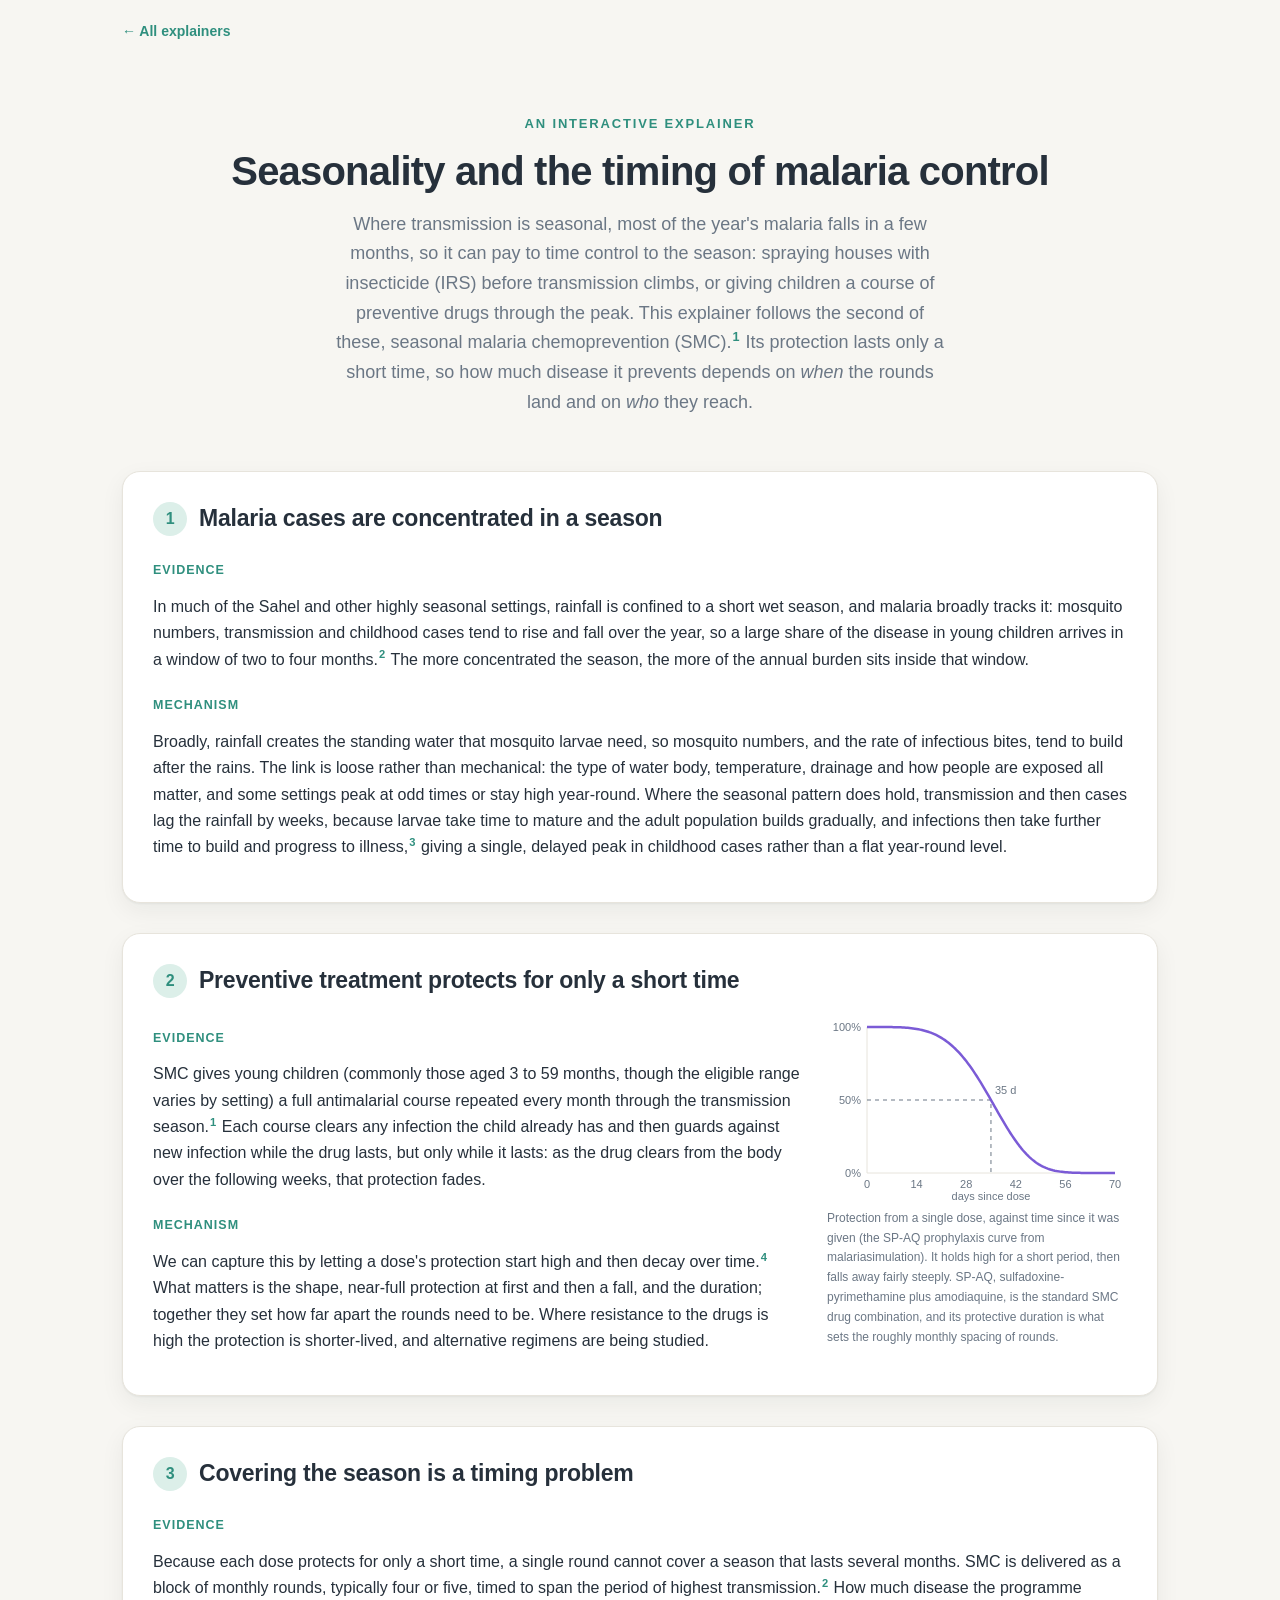
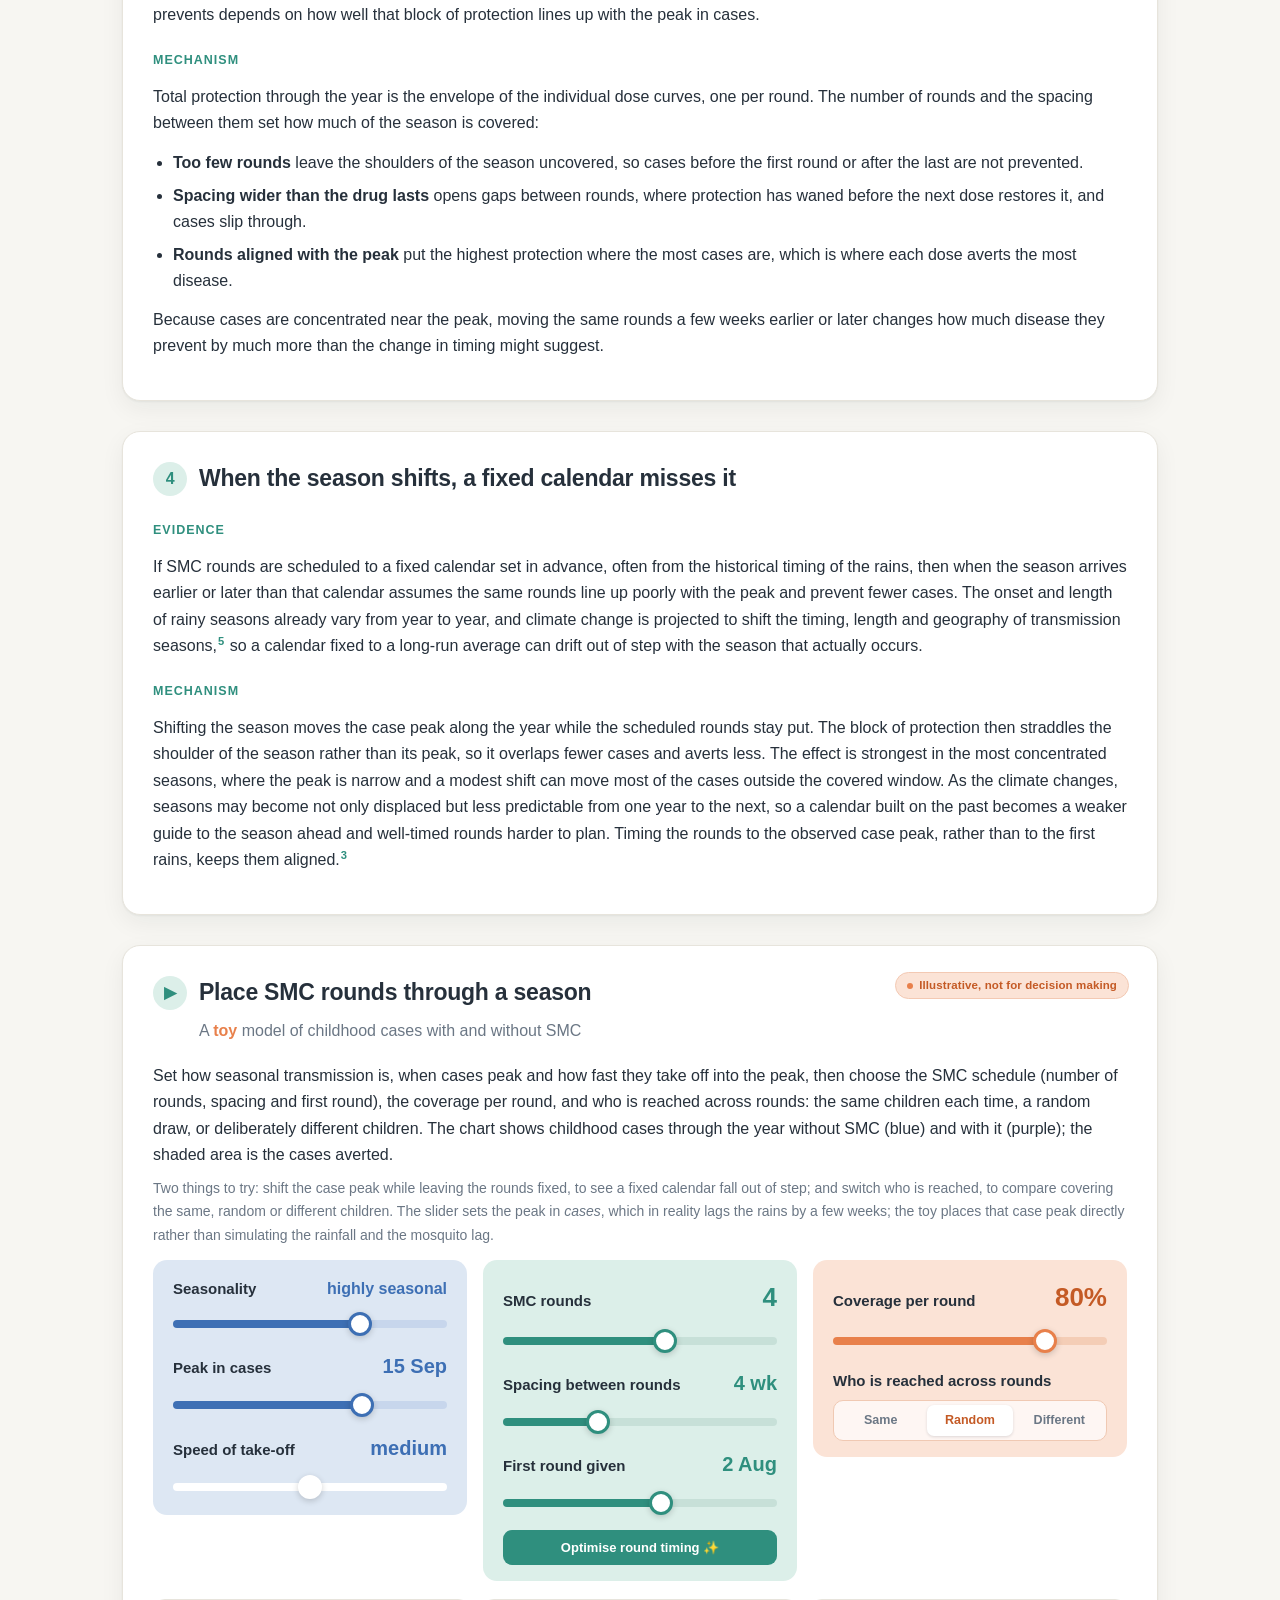
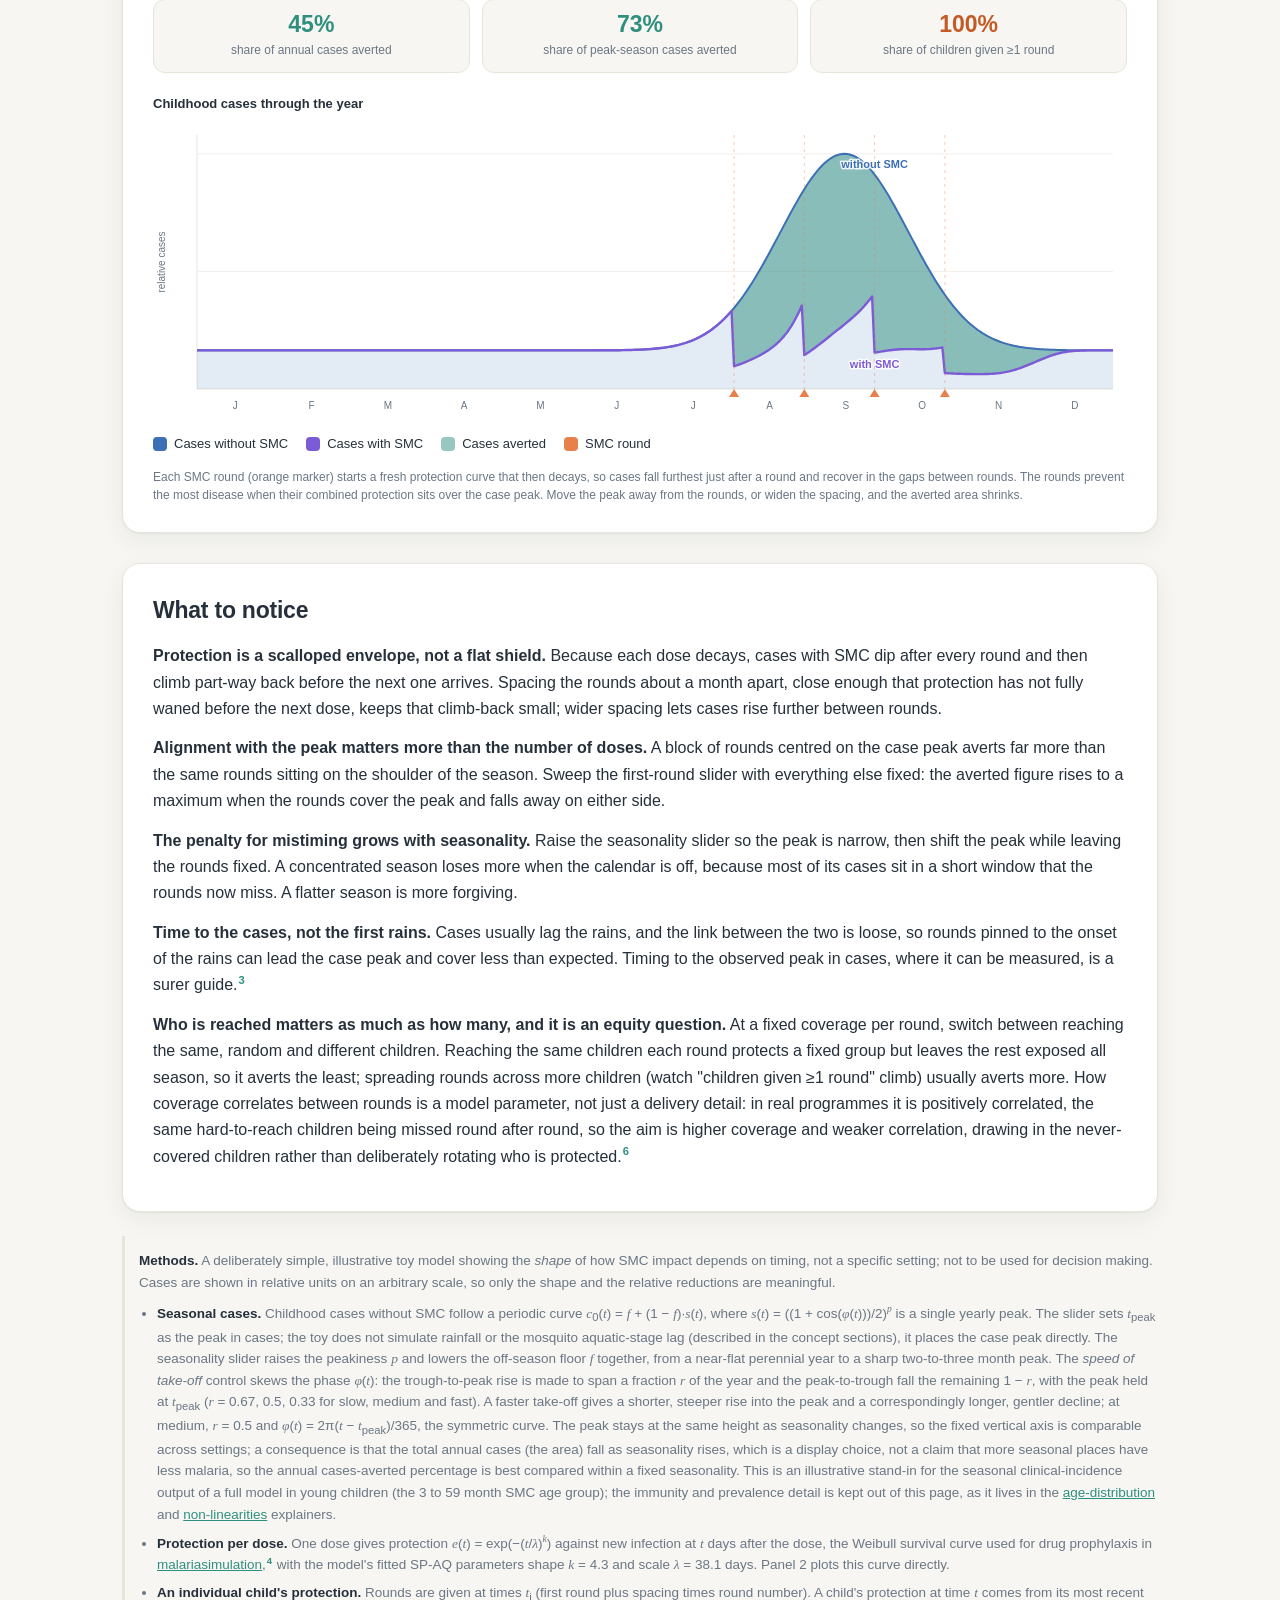
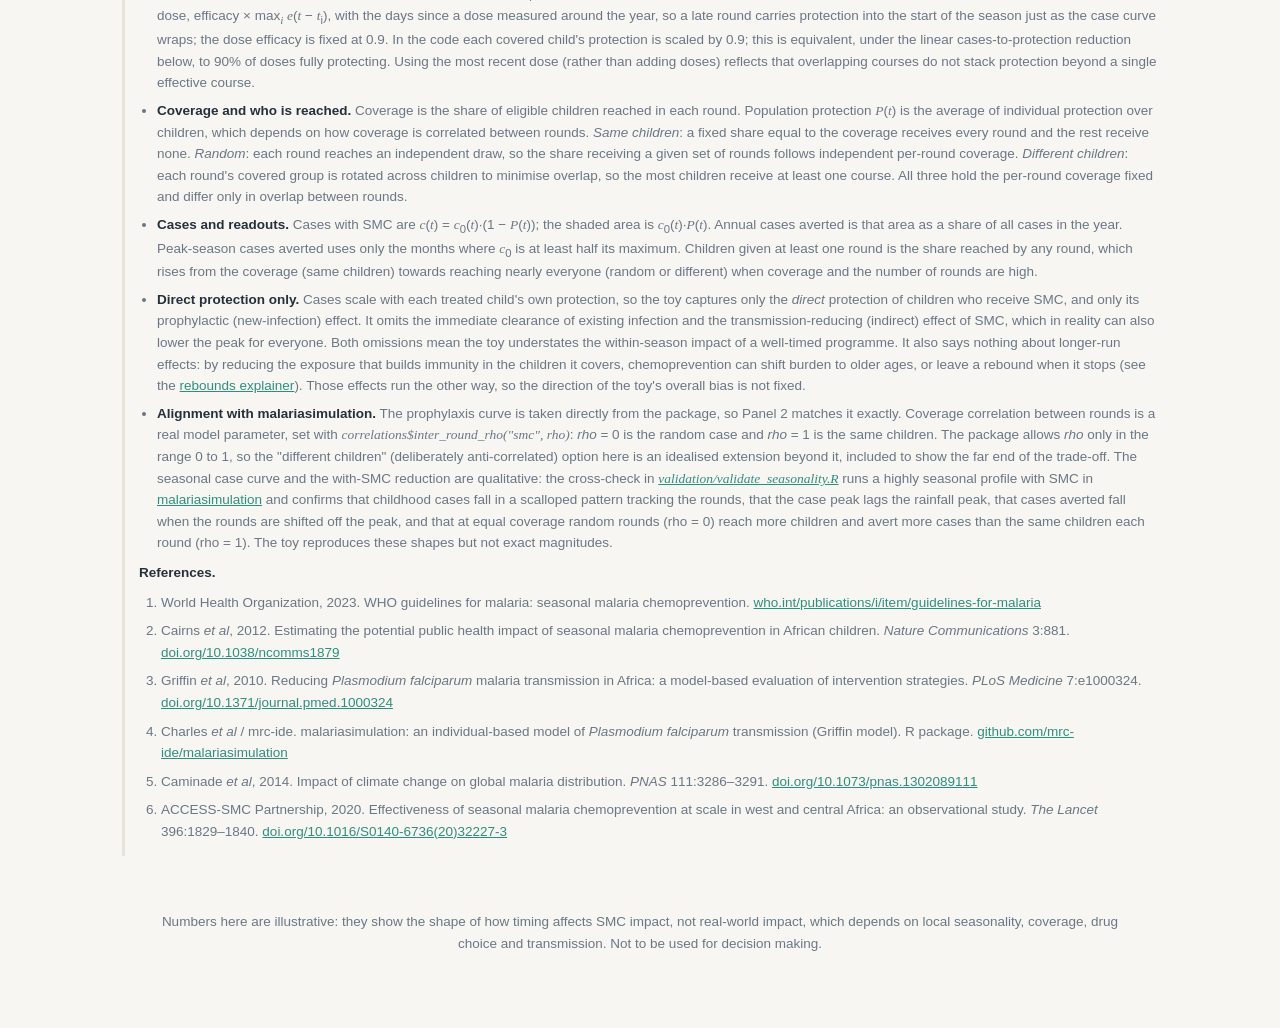
<file: seasonality.html>
<!DOCTYPE html>
<html lang="en">
<head>
<meta charset="UTF-8">
<meta name="viewport" content="width=device-width, initial-scale=1.0">
<title>Seasonality and the timing of malaria control</title>
<link rel="icon" href="favicon.svg" type="image/svg+xml">
<link rel="stylesheet" href="styles.css">
<!-- GoatCounter: privacy-friendly, cookieless visitor counts -->
<script data-goatcounter="https://pwinskill.goatcounter.com/count"
        async src="//gc.zgo.at/count.js"></script>
</head>
<body>

<nav class="crumb"><a href="index.html">← All explainers</a></nav>

<header class="hero">
  <p class="kicker">An interactive explainer</p>
  <h1>Seasonality and the timing of malaria control</h1>
  <p class="lede">Where transmission is seasonal, most of the year's malaria falls in a few months, so it can pay to time control to the season: spraying houses with insecticide (IRS) before transmission climbs, or giving children a course of preventive drugs through the peak. This explainer follows the second of these, seasonal malaria chemoprevention (SMC).<sup class="cite"><a href="#ref1">1</a></sup> Its protection lasts only a short time, so how much disease it prevents depends on <em>when</em> the rounds land and on <em>who</em> they reach.</p>
</header>

<div class="wrapwide">

  <!-- CONCEPT 1 -->
  <section class="card">
    <h2><span class="num">1</span> Malaria cases are concentrated in a season</h2>

    <h3>Evidence</h3>
    <p>In much of the Sahel and other highly seasonal settings, rainfall is confined to a short wet season, and malaria broadly tracks it: mosquito numbers, transmission and childhood cases tend to rise and fall over the year, so a large share of the disease in young children arrives in a window of two to four months.<sup class="cite"><a href="#ref2">2</a></sup> The more concentrated the season, the more of the annual burden sits inside that window.</p>

    <h3>Mechanism</h3>
    <p>Broadly, rainfall creates the standing water that mosquito larvae need, so mosquito numbers, and the rate of infectious bites, tend to build after the rains. The link is loose rather than mechanical: the type of water body, temperature, drainage and how people are exposed all matter, and some settings peak at odd times or stay high year-round. Where the seasonal pattern does hold, transmission and then cases lag the rainfall by weeks, because larvae take time to mature and the adult population builds gradually, and infections then take further time to build and progress to illness,<sup class="cite"><a href="#ref3">3</a></sup> giving a single, delayed peak in childhood cases rather than a flat year-round level.</p>
  </section>

  <!-- CONCEPT 2 -->
  <section class="card">
    <h2><span class="num">2</span> Preventive treatment protects for only a short time</h2>

    <div class="c2cols">
      <div class="c2text">
        <h3>Evidence</h3>
        <p>SMC gives young children (commonly those aged 3 to 59 months, though the eligible range varies by setting) a full antimalarial course repeated every month through the transmission season.<sup class="cite"><a href="#ref1">1</a></sup> Each course clears any infection the child already has and then guards against new infection while the drug lasts, but only while it lasts: as the drug clears from the body over the following weeks, that protection fades.</p>

        <h3>Mechanism</h3>
        <p>We can capture this by letting a dose's protection start high and then decay over time.<sup class="cite"><a href="#ref4">4</a></sup> What matters is the shape, near-full protection at first and then a fall, and the duration; together they set how far apart the rounds need to be. Where resistance to the drugs is high the protection is shorter-lived, and alternative regimens are being studied.</p>
      </div>

      <div class="chartbox">
        <canvas id="profChart" width="300" height="190" aria-label="Protective efficacy of one SMC dose against days since the dose"></canvas>
        <p class="caption">Protection from a single dose, against time since it was given (the SP-AQ prophylaxis curve from malariasimulation). It holds high for a short period, then falls away fairly steeply. SP-AQ, sulfadoxine-pyrimethamine plus amodiaquine, is the standard SMC drug combination, and its protective duration is what sets the roughly monthly spacing of rounds.</p>
      </div>
    </div>
  </section>

  <!-- CONCEPT 3 -->
  <section class="card">
    <h2><span class="num">3</span> Covering the season is a timing problem</h2>

    <h3>Evidence</h3>
    <p>Because each dose protects for only a short time, a single round cannot cover a season that lasts several months. SMC is delivered as a block of monthly rounds, typically four or five, timed to span the period of highest transmission.<sup class="cite"><a href="#ref2">2</a></sup> How much disease the programme prevents depends on how well that block of protection lines up with the peak in cases.</p>

    <h3>Mechanism</h3>
    <p>Total protection through the year is the envelope of the individual dose curves, one per round. The number of rounds and the spacing between them set how much of the season is covered:</p>
    <ul class="facts">
      <li><b>Too few rounds</b> leave the shoulders of the season uncovered, so cases before the first round or after the last are not prevented.</li>
      <li><b>Spacing wider than the drug lasts</b> opens gaps between rounds, where protection has waned before the next dose restores it, and cases slip through.</li>
      <li><b>Rounds aligned with the peak</b> put the highest protection where the most cases are, which is where each dose averts the most disease.</li>
    </ul>
    <p>Because cases are concentrated near the peak, moving the same rounds a few weeks earlier or later changes how much disease they prevent by much more than the change in timing might suggest.</p>
  </section>

  <!-- CONCEPT 4 -->
  <section class="card">
    <h2><span class="num">4</span> When the season shifts, a fixed calendar misses it</h2>

    <h3>Evidence</h3>
    <p>If SMC rounds are scheduled to a fixed calendar set in advance, often from the historical timing of the rains, then when the season arrives earlier or later than that calendar assumes the same rounds line up poorly with the peak and prevent fewer cases. The onset and length of rainy seasons already vary from year to year, and climate change is projected to shift the timing, length and geography of transmission seasons,<sup class="cite"><a href="#ref5">5</a></sup> so a calendar fixed to a long-run average can drift out of step with the season that actually occurs.</p>

    <h3>Mechanism</h3>
    <p>Shifting the season moves the case peak along the year while the scheduled rounds stay put. The block of protection then straddles the shoulder of the season rather than its peak, so it overlaps fewer cases and averts less. The effect is strongest in the most concentrated seasons, where the peak is narrow and a modest shift can move most of the cases outside the covered window. As the climate changes, seasons may become not only displaced but less predictable from one year to the next, so a calendar built on the past becomes a weaker guide to the season ahead and well-timed rounds harder to plan. Timing the rounds to the observed case peak, rather than to the first rains, keeps them aligned.<sup class="cite"><a href="#ref3">3</a></sup></p>
  </section>
</div>

<!-- INTERACTIVE TOY MODEL -->
<div class="wrapwide">
  <section class="card toy">
    <span class="toy-tag" title="This is an illustrative teaching model, not calibrated to any setting. Not for real-world decisions.">Illustrative, not for decision making</span>
    <h2><span class="num">▶</span> Place SMC rounds through a season</h2>
    <p class="sub">A <strong style="color:var(--warm)">toy</strong> model of childhood cases with and without SMC</p>
    <p>Set how seasonal transmission is, when cases peak and how fast they take off into the peak, then choose the SMC schedule (number of rounds, spacing and first round), the coverage per round, and who is reached across rounds: the same children each time, a random draw, or deliberately different children. The chart shows childhood cases through the year without SMC (blue) and with it (purple); the shaded area is the cases averted.</p>
    <p class="muted" style="font-size:14px;margin-top:-4px">Two things to try: shift the case peak while leaving the rounds fixed, to see a fixed calendar fall out of step; and switch who is reached, to compare covering the same, random or different children. The slider sets the peak in <em>cases</em>, which in reality lags the rains by a few weeks; the toy places that case peak directly rather than simulating the rainfall and the mosquito lag.</p>

    <div class="controls controls3">
      <div class="slider-block season">
        <div class="slider-top"><span class="label">Seasonality</span><span class="val" id="vSeason">highly seasonal</span></div>
        <input type="range" id="seasonality" min="0" max="100" value="70" step="1" aria-label="Seasonality, from perennial to highly seasonal">
        <div class="subslider">
          <div class="slider-top"><span class="label">Peak in cases</span><span class="val" id="vPeak">15 Sep</span></div>
          <input type="range" id="peakday" min="1" max="365" value="258" step="1" aria-label="Month of the peak in cases">
        </div>
        <div class="subslider">
          <div class="slider-top"><span class="label">Speed of take-off</span><span class="val" id="vTakeoff">medium</span></div>
          <input type="range" id="takeoff" min="0" max="2" value="1" step="1" aria-label="Speed of take-off in the rainy season, from slow to fast">
        </div>
      </div>
      <div class="slider-block smc">
        <div class="slider-top"><span class="label">SMC rounds</span><span class="val" id="vRounds">4</span></div>
        <input type="range" id="nrounds" min="1" max="6" value="4" step="1" aria-label="Number of SMC rounds">
        <div class="subslider">
          <div class="slider-top"><span class="label">Spacing between rounds</span><span class="val" id="vSpacing">4 wk</span></div>
          <input type="range" id="spacing" min="2" max="8" value="4" step="1" aria-label="Weeks between rounds">
        </div>
        <div class="subslider">
          <div class="slider-top"><span class="label">First round given</span><span class="val" id="vFirst">2 Aug</span></div>
          <input type="range" id="firstround" min="1" max="365" value="214" step="1" aria-label="Month the first round is given">
        </div>
        <button type="button" class="opt-btn" id="optBtn" title="Finds the first-round date and spacing that avert the most cases, leaving the other controls unchanged" aria-label="Optimise the first round and spacing to maximise cases averted">Optimise round timing ✨</button>
      </div>
      <div class="slider-block cover">
        <div class="slider-top"><span class="label">Coverage per round</span><span class="val" id="vCoverage">80%</span></div>
        <input type="range" id="coverage" min="0" max="100" value="80" step="1" aria-label="Coverage per round, percent">
        <div class="seg-label" id="segLabel">Who is reached across rounds</div>
        <div class="seg" role="group" aria-labelledby="segLabel">
          <button type="button" class="seg-btn" data-corr="same" title="A fixed group gets every round; the rest are never reached" aria-pressed="false">Same</button>
          <button type="button" class="seg-btn active" data-corr="random" title="Each round reaches an independent draw of children" aria-pressed="true">Random</button>
          <button type="button" class="seg-btn" data-corr="different" title="Rounds are spread across children so the most get at least one course" aria-pressed="false">Different</button>
        </div>
      </div>
    </div>

    <div class="readouts">
      <div class="readout"><div class="v" id="rAverted" style="color:var(--accent)">–</div><div class="l">share of annual cases averted</div></div>
      <div class="readout"><div class="v" id="rPeakCov" style="color:var(--accent)">–</div><div class="l">share of peak-season cases averted</div></div>
      <div class="readout"><div class="v" id="rReached" style="color:#c45a25">–</div><div class="l">share of children given ≥1 round</div></div>
    </div>
    <div class="sr-only" id="srLive" aria-live="polite" aria-atomic="true"></div>

    <p class="chart-label">Childhood cases through the year</p>
    <canvas id="seasonChart" height="300" aria-label="Childhood malaria cases through the year, without and with SMC, with the cases averted shaded and the SMC rounds marked"></canvas>
    <div class="rb-legend">
      <span><i style="background:var(--blue)"></i> Cases without SMC</span>
      <span><i style="background:var(--clin)"></i> Cases with SMC</span>
      <span><i style="background:var(--accent);opacity:.5"></i> Cases averted</span>
      <span><i style="background:var(--warm)"></i> SMC round</span>
    </div>
    <p class="pcap" style="margin-top:14px">Each SMC round (orange marker) starts a fresh protection curve that then decays, so cases fall furthest just after a round and recover in the gaps between rounds. The rounds prevent the most disease when their combined protection sits over the case peak. Move the peak away from the rounds, or widen the spacing, and the averted area shrinks.</p>
  </section>
</div>

<div class="wrapwide">
  <section class="card">
    <h2>What to notice</h2>
    <p><strong>Protection is a scalloped envelope, not a flat shield.</strong> Because each dose decays, cases with SMC dip after every round and then climb part-way back before the next one arrives. Spacing the rounds about a month apart, close enough that protection has not fully waned before the next dose, keeps that climb-back small; wider spacing lets cases rise further between rounds.</p>
    <p><strong>Alignment with the peak matters more than the number of doses.</strong> A block of rounds centred on the case peak averts far more than the same rounds sitting on the shoulder of the season. Sweep the first-round slider with everything else fixed: the averted figure rises to a maximum when the rounds cover the peak and falls away on either side.</p>
    <p><strong>The penalty for mistiming grows with seasonality.</strong> Raise the seasonality slider so the peak is narrow, then shift the peak while leaving the rounds fixed. A concentrated season loses more when the calendar is off, because most of its cases sit in a short window that the rounds now miss. A flatter season is more forgiving.</p>
    <p><strong>Time to the cases, not the first rains.</strong> Cases usually lag the rains, and the link between the two is loose, so rounds pinned to the onset of the rains can lead the case peak and cover less than expected. Timing to the observed peak in cases, where it can be measured, is a surer guide.<sup class="cite"><a href="#ref3">3</a></sup></p>
    <p><strong>Who is reached matters as much as how many, and it is an equity question.</strong> At a fixed coverage per round, switch between reaching the same, random and different children. Reaching the same children each round protects a fixed group but leaves the rest exposed all season, so it averts the least; spreading rounds across more children (watch "children given ≥1 round" climb) usually averts more. How coverage correlates between rounds is a model parameter, not just a delivery detail: in real programmes it is positively correlated, the same hard-to-reach children being missed round after round, so the aim is higher coverage and weaker correlation, drawing in the never-covered children rather than deliberately rotating who is protected.<sup class="cite"><a href="#ref6">6</a></sup></p>
  </section>

  <div class="note">
    <p><strong>Methods.</strong> A deliberately simple, illustrative toy model showing the <em>shape</em> of how SMC impact depends on timing, not a specific setting; not to be used for decision making. Cases are shown in relative units on an arbitrary scale, so only the shape and the relative reductions are meaningful.</p>
    <ul>
      <li><strong>Seasonal cases.</strong> Childhood cases without SMC follow a periodic curve <span class="var">c</span><sub>0</sub>(<span class="var">t</span>) = <span class="var">f</span> + (1 − <span class="var">f</span>)·<span class="var">s</span>(<span class="var">t</span>), where <span class="var">s</span>(<span class="var">t</span>) = ((1 + cos(<span class="var">φ</span>(<span class="var">t</span>)))/2)<sup><span class="var">p</span></sup> is a single yearly peak. The slider sets <span class="var">t</span><sub>peak</sub> as the peak in cases; the toy does not simulate rainfall or the mosquito aquatic-stage lag (described in the concept sections), it places the case peak directly. The seasonality slider raises the peakiness <span class="var">p</span> and lowers the off-season floor <span class="var">f</span> together, from a near-flat perennial year to a sharp two-to-three month peak. The <em>speed of take-off</em> control skews the phase <span class="var">φ</span>(<span class="var">t</span>): the trough-to-peak rise is made to span a fraction <span class="var">r</span> of the year and the peak-to-trough fall the remaining 1 − <span class="var">r</span>, with the peak held at <span class="var">t</span><sub>peak</sub> (<span class="var">r</span> = 0.67, 0.5, 0.33 for slow, medium and fast). A faster take-off gives a shorter, steeper rise into the peak and a correspondingly longer, gentler decline; at medium, <span class="var">r</span> = 0.5 and <span class="var">φ</span>(<span class="var">t</span>) = 2π(<span class="var">t</span> − <span class="var">t</span><sub>peak</sub>)/365, the symmetric curve. The peak stays at the same height as seasonality changes, so the fixed vertical axis is comparable across settings; a consequence is that the total annual cases (the area) fall as seasonality rises, which is a display choice, not a claim that more seasonal places have less malaria, so the annual cases-averted percentage is best compared within a fixed seasonality. This is an illustrative stand-in for the seasonal clinical-incidence output of a full model in young children (the 3 to 59 month SMC age group); the immunity and prevalence detail is kept out of this page, as it lives in the <a href="age-distribution.html">age-distribution</a> and <a href="nonlinearities.html">non-linearities</a> explainers.</li>
      <li><strong>Protection per dose.</strong> One dose gives protection <span class="var">e</span>(<span class="var">t</span>) = exp(−(<span class="var">t</span>/<span class="var">λ</span>)<sup><span class="var">k</span></sup>) against new infection at <span class="var">t</span> days after the dose, the Weibull survival curve used for drug prophylaxis in <a href="https://github.com/mrc-ide/malariasimulation" target="_blank" rel="noopener">malariasimulation</a>,<sup class="cite"><a href="#ref4">4</a></sup> with the model's fitted SP-AQ parameters shape <span class="var">k</span> = 4.3 and scale <span class="var">λ</span> = 38.1 days. Panel 2 plots this curve directly.</li>
      <li><strong>An individual child's protection.</strong> Rounds are given at times <span class="var">t</span><sub>i</sub> (first round plus spacing times round number). A child's protection at time <span class="var">t</span> comes from its most recent dose, efficacy × max<sub><span class="var">i</span></sub> <span class="var">e</span>(<span class="var">t</span> − <span class="var">t</span><sub>i</sub>), with the days since a dose measured around the year, so a late round carries protection into the start of the season just as the case curve wraps; the dose efficacy is fixed at 0.9. In the code each covered child's protection is scaled by 0.9; this is equivalent, under the linear cases-to-protection reduction below, to 90% of doses fully protecting. Using the most recent dose (rather than adding doses) reflects that overlapping courses do not stack protection beyond a single effective course.</li>
      <li><strong>Coverage and who is reached.</strong> Coverage is the share of eligible children reached in each round. Population protection <span class="var">P</span>(<span class="var">t</span>) is the average of individual protection over children, which depends on how coverage is correlated between rounds. <em>Same children</em>: a fixed share equal to the coverage receives every round and the rest receive none. <em>Random</em>: each round reaches an independent draw, so the share receiving a given set of rounds follows independent per-round coverage. <em>Different children</em>: each round's covered group is rotated across children to minimise overlap, so the most children receive at least one course. All three hold the per-round coverage fixed and differ only in overlap between rounds.</li>
      <li><strong>Cases and readouts.</strong> Cases with SMC are <span class="var">c</span>(<span class="var">t</span>) = <span class="var">c</span><sub>0</sub>(<span class="var">t</span>)·(1 − <span class="var">P</span>(<span class="var">t</span>)); the shaded area is <span class="var">c</span><sub>0</sub>(<span class="var">t</span>)·<span class="var">P</span>(<span class="var">t</span>). Annual cases averted is that area as a share of all cases in the year. Peak-season cases averted uses only the months where <span class="var">c</span><sub>0</sub> is at least half its maximum. Children given at least one round is the share reached by any round, which rises from the coverage (same children) towards reaching nearly everyone (random or different) when coverage and the number of rounds are high.</li>
      <li><strong>Direct protection only.</strong> Cases scale with each treated child's own protection, so the toy captures only the <em>direct</em> protection of children who receive SMC, and only its prophylactic (new-infection) effect. It omits the immediate clearance of existing infection and the transmission-reducing (indirect) effect of SMC, which in reality can also lower the peak for everyone. Both omissions mean the toy understates the within-season impact of a well-timed programme. It also says nothing about longer-run effects: by reducing the exposure that builds immunity in the children it covers, chemoprevention can shift burden to older ages, or leave a rebound when it stops (see the <a href="rebounds.html">rebounds explainer</a>). Those effects run the other way, so the direction of the toy's overall bias is not fixed.</li>
      <li><strong>Alignment with malariasimulation.</strong> The prophylaxis curve is taken directly from the package, so Panel 2 matches it exactly. Coverage correlation between rounds is a real model parameter, set with <span class="var">correlations$inter_round_rho("smc", rho)</span>: <em>rho</em> = 0 is the random case and <em>rho</em> = 1 is the same children. The package allows <em>rho</em> only in the range 0 to 1, so the "different children" (deliberately anti-correlated) option here is an idealised extension beyond it, included to show the far end of the trade-off. The seasonal case curve and the with-SMC reduction are qualitative: the cross-check in <a href="validation/validate_seasonality.R" target="_blank" rel="noopener"><span class="var">validation/validate_seasonality.R</span></a> runs a highly seasonal profile with SMC in <a href="https://github.com/mrc-ide/malariasimulation" target="_blank" rel="noopener">malariasimulation</a> and confirms that childhood cases fall in a scalloped pattern tracking the rounds, that the case peak lags the rainfall peak, that cases averted fall when the rounds are shifted off the peak, and that at equal coverage random rounds (rho = 0) reach more children and avert more cases than the same children each round (rho = 1). The toy reproduces these shapes but not exact magnitudes.</li>
    </ul>
    <p><strong>References.</strong></p>
    <ol class="refs">
      <li id="ref1">World Health Organization, 2023. WHO guidelines for malaria: seasonal malaria chemoprevention. <a href="https://www.who.int/publications/i/item/guidelines-for-malaria" target="_blank" rel="noopener">who.int/publications/i/item/guidelines-for-malaria</a></li>
      <li id="ref2">Cairns <em>et al</em>, 2012. Estimating the potential public health impact of seasonal malaria chemoprevention in African children. <em>Nature Communications</em> 3:881. <a href="https://doi.org/10.1038/ncomms1879" target="_blank" rel="noopener">doi.org/10.1038/ncomms1879</a></li>
      <li id="ref3">Griffin <em>et al</em>, 2010. Reducing <em>Plasmodium falciparum</em> malaria transmission in Africa: a model-based evaluation of intervention strategies. <em>PLoS Medicine</em> 7:e1000324. <a href="https://doi.org/10.1371/journal.pmed.1000324" target="_blank" rel="noopener">doi.org/10.1371/journal.pmed.1000324</a></li>
      <li id="ref4">Charles <em>et al</em> / mrc-ide. malariasimulation: an individual-based model of <em>Plasmodium falciparum</em> transmission (Griffin model). R package. <a href="https://github.com/mrc-ide/malariasimulation" target="_blank" rel="noopener">github.com/mrc-ide/malariasimulation</a></li>
      <li id="ref5">Caminade <em>et al</em>, 2014. Impact of climate change on global malaria distribution. <em>PNAS</em> 111:3286–3291. <a href="https://doi.org/10.1073/pnas.1302089111" target="_blank" rel="noopener">doi.org/10.1073/pnas.1302089111</a></li>
      <li id="ref6">ACCESS-SMC Partnership, 2020. Effectiveness of seasonal malaria chemoprevention at scale in west and central Africa: an observational study. <em>The Lancet</em> 396:1829–1840. <a href="https://doi.org/10.1016/S0140-6736(20)32227-3" target="_blank" rel="noopener">doi.org/10.1016/S0140-6736(20)32227-3</a></li>
    </ol>
  </div>

  <footer>
    <p>Numbers here are illustrative: they show the shape of how timing affects SMC impact, not real-world impact, which depends on local seasonality, coverage, drug choice and transmission. Not to be used for decision making.</p>
  </footer>
</div>

<script>
// ---------- toy seasonality + SMC model (illustrative) ----------
// c0(t): seasonal childhood cases without SMC (relative units, peak fixed at 1).
// e(t):  protection from one dose, the malariasimulation Weibull prophylaxis curve.
// P(t):  population-average protection, from each child's most recent received dose,
//        averaged over coverage classes (who receives which rounds).
const YEAR = 365, DT = 1;
const MONTHS = ['Jan','Feb','Mar','Apr','May','Jun','Jul','Aug','Sep','Oct','Nov','Dec'];
const MONTH_LEN = [31,28,31,30,31,30,31,31,30,31,30,31];
// day-of-year (1..365) -> calendar date like "15 Sep"; finer than a bare month, which
// matters because the whole point is that a few weeks of mistiming changes the impact
function doyLabel(day){
  let d = Math.max(1, Math.min(365, Math.round(day))), m = 0;
  while(m < 11 && d > MONTH_LEN[m]){ d -= MONTH_LEN[m]; m++; }
  return d + ' ' + MONTHS[m];
}

// SP-AQ prophylaxis (drug_parameters.R: SP_AQ_params = c(0.9,0.32,4.3,38.1))
const PROPH_SHAPE = 4.3, PROPH_SCALE = 38.1;
const eDose = t => t < 0 ? 0 : Math.exp(-Math.pow(t / PROPH_SCALE, PROPH_SHAPE));
const DRUG_EFF = 0.9;   // probability a dose protects; a covered child's protection is DRUG_EFF * e

// speed of take-off: fraction of the year the rise into the peak occupies. Medium (0.5) makes
// the rise and fall equal, reducing seasonalCases to the symmetric cosine below; a faster take-off
// gives a shorter, steeper rise (and a correspondingly longer, gentler decline) and vice versa.
const RISE_FRAC = [0.67, 0.5, 0.33];   // [slow, medium, fast], indexed by the takeoff slider (0..2)

// seasonal case curve; S in [0,1] sets peakiness and floor together, peak height fixed at 1.
// riseFrac in (0,1) skews the rise/fall split: the phase is warped so the peak-to-trough fall
// spans a fraction (1-riseFrac) of the year and the trough-to-peak rise the rest, keeping the
// peak at peakDay. At riseFrac = 0.5 this is exactly the symmetric ((1+cos)/2)^p curve.
function seasonalCases(t, S, peakDay, riseFrac){
  const p = 1 + 8 * S + 16 * Math.pow(S, 4);    // peakiness rises with seasonality; the S^4 term sharpens the top end
  const floor = Math.pow(1 - S, 1.5);           // off-season level falls (steeply) with seasonality
  const R = riseFrac * YEAR, F = YEAR - R;      // rise / fall lengths (days); R = F = 182.5 at medium
  const d = ((t - peakDay) % YEAR + YEAR) % YEAR;                 // days since the peak, 0..YEAR
  const phi = d <= F ? Math.PI * d / F : Math.PI * (d - YEAR) / R; // 0..π falling, then -π..0 rising
  const s = Math.pow((1 + Math.cos(phi)) / 2, p);
  return floor + (1 - floor) * s;
}

// round start days from the three SMC controls, wrapped into the year. The toy is a single
// steady-state year: just as the seasonal case curve is periodic, protection from a late
// round carries around into the start of the season (this year's December == every year's).
function roundDays(nRounds, spacingWk, firstDay){
  const out = [];
  for(let i = 0; i < nRounds; i++) out.push((firstDay + i * spacingWk * 7) % YEAR);
  return out;
}

// coverage classes: fraction of children receiving each subset of rounds, by correlation mode.
// returns [{rounds:[roundIndices], frac}]. Population-average protection later averages over these.
// Memoised on mode|n|c so unrelated slider drags (season, peak, spacing, timing) reuse the result.
let _ccKey = null, _ccVal = null;
function coverageClasses(mode, n, c){
  const key = mode + '|' + n + '|' + c;
  if(key === _ccKey) return _ccVal;
  _ccKey = key; _ccVal = computeClasses(mode, n, c);
  return _ccVal;
}
function computeClasses(mode, n, c){
  if(n <= 0 || c <= 0) return [{rounds: [], frac: 1}];
  if(mode === 'same'){
    // a fixed fraction c receives every round; the rest receive none
    const all = []; for(let i = 0; i < n; i++) all.push(i);
    return [{rounds: all, frac: c}, {rounds: [], frac: 1 - c}];
  }
  if(mode === 'random'){
    // each round independently reaches each child with probability c (independent Bernoulli)
    const out = [];
    for(let m = 0; m < (1 << n); m++){
      const rounds = []; let k = 0;
      for(let i = 0; i < n; i++) if(m & (1 << i)){ rounds.push(i); k++; }
      out.push({rounds, frac: Math.pow(c, k) * Math.pow(1 - c, n - k)});
    }
    return out;
  }
  // 'different': spread each round's covered block across children (round-robin) to minimise overlap
  const K = 600, width = c * K;
  const tally = new Map();
  for(let j = 0; j < K; j++){
    const rounds = [];
    for(let i = 0; i < n; i++){
      const off = (i * K / n) % K;             // shift each round's block round-robin
      let d = (j - off) % K; if(d < 0) d += K;
      if(d < width) rounds.push(i);
    }
    const key = rounds.join(',');
    const prev = tally.get(key);
    if(prev) prev.frac += 1 / K; else tally.set(key, {rounds, frac: 1 / K});
  }
  return [...tally.values()];
}

// population-average protection at time t: average over classes of the most recent received dose.
// Days-since-dose is measured circularly, so a late round protects around into the new year; the
// decay is ~0 well within a year, so the modulo never lets a dose protect "backwards" in time.
function protection(t, rounds, classes){
  let P = 0;
  for(const cl of classes){
    if(cl.rounds.length === 0) continue;
    let best = 0;
    for(const i of cl.rounds){ const dt = ((t - rounds[i]) % YEAR + YEAR) % YEAR; const e = eDose(dt); if(e > best) best = e; }
    P += cl.frac * best;
  }
  return DRUG_EFF * P;
}

// fraction of children who receive at least one round
function childrenReached(classes){
  let f = 0; for(const cl of classes) if(cl.rounds.length > 0) f += cl.frac; return f;
}

// ---------- simulate over the year ----------
function simulate(S, peakDay, riseFrac, rounds, classes){
  const pts = [];
  let total = 0, averted = 0, peakTot = 0, peakAv = 0;
  for(let t = 0; t <= YEAR; t += DT){
    const c0 = seasonalCases(t, S, peakDay, riseFrac);
    const P  = protection(t, rounds, classes);
    const c  = c0 * (1 - P);
    pts.push({t, c0, c, P});
    total   += c0;
    averted += c0 * P;
    if(c0 >= 0.5){ peakTot += c0; peakAv += c0 * P; }   // peak season = c0 >= half max (max=1)
  }
  return {
    pts,
    avertedFrac: total > 0 ? averted / total : 0,
    peakFrac:    peakTot > 0 ? peakAv / peakTot : 0,
    reachedFrac: childrenReached(classes)
  };
}

// ---------- canvas helpers (match rebounds.html / nonlinearities.html) ----------
function css(v){ return getComputedStyle(document.documentElement).getPropertyValue(v).trim(); }
function setup(canvas){
  if(!canvas) return null;
  const dpr = window.devicePixelRatio || 1;
  if(!canvas.dataset.h) canvas.dataset.h = canvas.getAttribute('height') || 280;
  const H = +canvas.dataset.h;
  const W = canvas.getBoundingClientRect().width;
  if(!W) return null;
  canvas.style.height = H + 'px';
  canvas.width = Math.round(W * dpr);
  canvas.height = Math.round(H * dpr);
  const ctx = canvas.getContext('2d');
  ctx.setTransform(dpr, 0, 0, dpr, 0, 0);
  ctx.clearRect(0, 0, W, H);
  return {ctx, W, H};
}

// ---------- static prophylaxis curve (concept 2) ----------
function drawProf(){
  const c = document.getElementById('profChart');
  const s = setup(c); if(!s) return;
  const {ctx, W, H} = s;
  const padL = 40, padR = 12, padT = 14, padB = 30;
  const days = 70;
  const X = d => padL + d / days * (W - padL - padR);
  const Y = v => padT + (1 - v) * (H - padT - padB);

  // axes
  ctx.strokeStyle = css('--line'); ctx.lineWidth = 1;
  ctx.beginPath(); ctx.moveTo(padL, padT); ctx.lineTo(padL, H - padB); ctx.lineTo(W - padR, H - padB); ctx.stroke();
  ctx.fillStyle = css('--muted'); ctx.font = '11px -apple-system,Segoe UI,sans-serif';
  ctx.textAlign = 'center';
  for(let d = 0; d <= days; d += 14) ctx.fillText(d, X(d), H - padB + 15);
  ctx.fillText('days since dose', (padL + W - padR) / 2, H - 3);
  ctx.textAlign = 'right';
  [0, 0.5, 1].forEach(v => ctx.fillText(Math.round(v * 100) + '%', padL - 6, Y(v) + 4));

  // 50% guide at the half-protection time
  const half = PROPH_SCALE * Math.pow(Math.log(2), 1 / PROPH_SHAPE);
  ctx.strokeStyle = css('--muted'); ctx.setLineDash([4, 4]); ctx.lineWidth = 1;
  ctx.beginPath(); ctx.moveTo(padL, Y(0.5)); ctx.lineTo(X(half), Y(0.5)); ctx.lineTo(X(half), H - padB); ctx.stroke();
  ctx.setLineDash([]);
  ctx.fillStyle = css('--muted'); ctx.textAlign = 'left';
  ctx.fillText(Math.round(half) + ' d', X(half) + 4, Y(0.5) - 6);

  // curve
  ctx.strokeStyle = css('--clin'); ctx.lineWidth = 2.5; ctx.lineJoin = 'round';
  ctx.beginPath();
  for(let d = 0; d <= days; d += 0.5){ const yy = Y(eDose(d)); d === 0 ? ctx.moveTo(X(d), yy) : ctx.lineTo(X(d), yy); }
  ctx.stroke();
}

// ---------- main overlay chart ----------
function drawSeason(sim, rounds){
  const c = document.getElementById('seasonChart');
  const s = setup(c); if(!s) return;
  const {ctx, W, H} = s;
  const padL = 44, padR = 14, padT = 16, padB = 30;
  const plotW = W - padL - padR, plotH = H - padT - padB;
  const YMAX = 1.08;   // fixed headroom above the peak (c0 max is 1), so the axis never rescales
  const {pts} = sim;
  const X = t => padL + t / YEAR * plotW;
  const Y = v => padT + (1 - v / YMAX) * plotH;

  // gridlines
  ctx.strokeStyle = css('--line'); ctx.lineWidth = 1; ctx.globalAlpha = 0.55;
  for(const gv of [0.5, 1.0]){ ctx.beginPath(); ctx.moveTo(padL, Y(gv)); ctx.lineTo(padL + plotW, Y(gv)); ctx.stroke(); }
  ctx.globalAlpha = 1;
  // axes
  ctx.beginPath(); ctx.moveTo(padL, padT); ctx.lineTo(padL, padT + plotH); ctx.lineTo(padL + plotW, padT + plotH); ctx.stroke();

  // y-axis title (an arbitrary relative scale, with the no-SMC peak pinned at the top gridline)
  ctx.save();
  ctx.translate(12, padT + plotH / 2); ctx.rotate(-Math.PI / 2);
  ctx.fillStyle = css('--muted'); ctx.font = '10px -apple-system,Segoe UI,sans-serif'; ctx.textAlign = 'center';
  ctx.fillText('relative cases', 0, 0);
  ctx.restore();

  // baseline cases (no SMC): filled area + line
  ctx.fillStyle = css('--blue'); ctx.globalAlpha = 0.14;
  ctx.beginPath(); ctx.moveTo(X(0), Y(0));
  for(const p of pts) ctx.lineTo(X(p.t), Y(p.c0));
  ctx.lineTo(X(YEAR), Y(0)); ctx.closePath(); ctx.fill();
  ctx.globalAlpha = 1;

  // cases averted: band between the with-SMC line and the baseline line
  ctx.fillStyle = css('--accent'); ctx.globalAlpha = 0.5;
  ctx.beginPath();
  for(const p of pts) ctx.lineTo(X(p.t), Y(p.c));
  for(let i = pts.length - 1; i >= 0; i--) ctx.lineTo(X(pts[i].t), Y(pts[i].c0));
  ctx.closePath(); ctx.fill();
  ctx.globalAlpha = 1;

  // baseline line
  ctx.strokeStyle = css('--blue'); ctx.lineWidth = 2; ctx.lineJoin = 'round';
  ctx.beginPath();
  pts.forEach((p, i) => { const xx = X(p.t), yy = Y(p.c0); i ? ctx.lineTo(xx, yy) : ctx.moveTo(xx, yy); });
  ctx.stroke();

  // with-SMC line (distinct hue from the blue baseline and the near-black axes)
  ctx.strokeStyle = css('--clin'); ctx.lineWidth = 2.4; ctx.lineJoin = 'round';
  ctx.beginPath();
  pts.forEach((p, i) => { const xx = X(p.t), yy = Y(p.c); i ? ctx.lineTo(xx, yy) : ctx.moveTo(xx, yy); });
  ctx.stroke();

  // label the two lines directly, at the point where they separate most, so the story
  // reads without decoding the hue-only legend (helps colour-blind readers too)
  let si = 0, sv = 0;
  for(let i = 0; i < pts.length; i++){ const d = pts[i].c0 - pts[i].c; if(d > sv){ sv = d; si = i; } }
  if(sv > 0.06){
    const q = pts[si], lx = Math.max(padL + 44, Math.min(padL + plotW - 44, X(q.t)));
    ctx.font = '600 11px -apple-system,Segoe UI,sans-serif'; ctx.textAlign = 'center';
    const tag = (text, v, color, dy) => {
      const ty = Math.max(padT + 10, Math.min(padT + plotH - 4, Y(v) + dy));
      ctx.lineWidth = 3; ctx.strokeStyle = 'rgba(255,255,255,.85)'; ctx.strokeText(text, lx, ty);
      ctx.fillStyle = color; ctx.fillText(text, lx, ty);
    };
    tag('without SMC', q.c0, css('--blue'), -7);
    tag('with SMC', q.c, css('--clin'), 15);
  }

  // SMC round markers along the axis (round days are already wrapped into the year)
  for(const ti of rounds){
    ctx.strokeStyle = css('--warm'); ctx.globalAlpha = 0.4; ctx.setLineDash([3, 4]); ctx.lineWidth = 1;
    ctx.beginPath(); ctx.moveTo(X(ti), padT); ctx.lineTo(X(ti), padT + plotH); ctx.stroke();
    ctx.setLineDash([]); ctx.globalAlpha = 1;
    ctx.beginPath(); ctx.moveTo(X(ti), padT + plotH); ctx.lineTo(X(ti) - 5, padT + plotH + 8); ctx.lineTo(X(ti) + 5, padT + plotH + 8);
    ctx.closePath(); ctx.fillStyle = css('--warm'); ctx.fill();
  }

  // month labels
  ctx.fillStyle = css('--muted'); ctx.font = '10px -apple-system,Segoe UI,sans-serif'; ctx.textAlign = 'center';
  for(let m = 0; m < 12; m++){ const day = (m + 0.5) * YEAR / 12; ctx.fillText(MONTHS[m][0], X(day), padT + plotH + 20); }
}

// ---------- wiring ----------
const seasonality = document.getElementById('seasonality');
const peakday = document.getElementById('peakday');
const takeoff = document.getElementById('takeoff');
const nrounds = document.getElementById('nrounds');
const spacing = document.getElementById('spacing');
const firstround = document.getElementById('firstround');
const coverage = document.getElementById('coverage');
const allSliders = [seasonality, peakday, takeoff, nrounds, spacing, firstround, coverage];
const TAKEOFF_LABELS = ['slow', 'medium', 'fast'];
const corrBtns = [...document.querySelectorAll('.seg-btn')];
let corrMode = 'random';   // same | random | different

function fillPct(el){ el.style.setProperty('--fill', ((el.value - el.min) / (el.max - el.min) * 100) + '%'); }

// Same bands as the non-malaria-fever explainer, which reuses this seasonal curve: the floor
// (1-S)^1.5 drops below half-peak only once S > ~0.37, so the "seasonal" band is set at 0.40,
// the first step above that point.
function seasonLabel(S){ return S < 0.15 ? 'perennial' : S < 0.4 ? 'weakly seasonal' : S < 0.7 ? 'seasonal' : 'highly seasonal'; }

function update(){
  allSliders.forEach(fillPct);
  const S = +seasonality.value / 100;
  const peakDay = +peakday.value;
  const riseFrac = RISE_FRAC[+takeoff.value];
  const nR = +nrounds.value;
  const spWk = +spacing.value;
  const firstDay = +firstround.value;
  const cov = +coverage.value / 100;

  document.getElementById('vSeason').textContent = seasonLabel(S);
  document.getElementById('vPeak').textContent = doyLabel(peakDay);
  document.getElementById('vTakeoff').textContent = TAKEOFF_LABELS[+takeoff.value];
  document.getElementById('vRounds').textContent = nR;
  document.getElementById('vSpacing').textContent = spWk + ' wk';
  document.getElementById('vFirst').textContent = doyLabel(firstDay);
  document.getElementById('vCoverage').textContent = coverage.value + '%';

  // announce human-readable values to assistive tech (the sliders carry raw numbers)
  seasonality.setAttribute('aria-valuetext', seasonLabel(S));
  peakday.setAttribute('aria-valuetext', doyLabel(peakDay));
  takeoff.setAttribute('aria-valuetext', TAKEOFF_LABELS[+takeoff.value] + ' take-off');
  nrounds.setAttribute('aria-valuetext', nR + (nR === 1 ? ' round' : ' rounds'));
  spacing.setAttribute('aria-valuetext', spWk + ' weeks');
  firstround.setAttribute('aria-valuetext', doyLabel(firstDay));
  coverage.setAttribute('aria-valuetext', coverage.value + ' percent');

  const rounds = roundDays(nR, spWk, firstDay);
  const classes = coverageClasses(corrMode, nR, cov);
  const sim = simulate(S, peakDay, riseFrac, rounds, classes);

  document.getElementById('rAverted').textContent = Math.round(sim.avertedFrac * 100) + '%';
  document.getElementById('rPeakCov').textContent = Math.round(sim.peakFrac * 100) + '%';
  document.getElementById('rReached').textContent = Math.round(sim.reachedFrac * 100) + '%';
  announce(sim);

  drawSeason(sim, rounds);
}

// The readouts change on every slider frame; announcing each one floods a screen reader.
// Debounce so only the settled values are read out (also covers the optimise animation).
let announceTimer = null;
function announce(sim){
  clearTimeout(announceTimer);
  announceTimer = setTimeout(() => {
    document.getElementById('srLive').textContent =
      Math.round(sim.avertedFrac * 100) + '% of annual cases averted, ' +
      Math.round(sim.peakFrac * 100) + '% in the peak season, ' +
      Math.round(sim.reachedFrac * 100) + '% of children given at least one round';
  }, 450);
}

corrBtns.forEach(btn => btn.addEventListener('click', () => {
  corrMode = btn.dataset.corr;
  corrBtns.forEach(b => {
    const on = b === btn;
    b.classList.toggle('active', on);
    b.setAttribute('aria-pressed', on ? 'true' : 'false');
  });
  update();
}));
// ---------- optimise timing: hunt for the (first round, spacing) that averts the most ----------
const optBtn = document.getElementById('optBtn');

// cases averted for a given first-round day and spacing, holding the other controls fixed
function avertedFor(firstDay, spWk){
  const S = +seasonality.value / 100, peakDay = +peakday.value, riseFrac = RISE_FRAC[+takeoff.value];
  const nR = +nrounds.value, cov = +coverage.value / 100;
  const rounds = roundDays(nR, spWk, firstDay);
  const classes = coverageClasses(corrMode, nR, cov);   // fixed across the search, so memoised once
  return simulate(S, peakDay, riseFrac, rounds, classes).avertedFrac;
}

// grid search over first-round day and integer spacing for the global best
function bestTiming(){
  let best = {a: -1, f: +firstround.value, s: +spacing.value};
  for(let s = +spacing.min; s <= +spacing.max; s++)
    for(let f = +firstround.min; f <= +firstround.max; f += 2){
      const a = avertedFor(f, s);
      if(a > best.a) best = {a, f, s};
    }
  return best;
}

// a lively path for the sliders to follow: a few random probes, then a glide into the optimum
function searchTrajectory(){
  const opt = bestTiming();
  const fMin = +firstround.min, fMax = +firstround.max;
  const sMin = +spacing.min, sMax = +spacing.max;
  const traj = [];
  for(let i = 0; i < 3; i++)   // a few probes read as "searching" without flailing
    traj.push({f: fMin + Math.random() * (fMax - fMin), s: Math.round(sMin + Math.random() * (sMax - sMin))});
  const start = traj[traj.length - 1], steps = 7;
  for(let i = 1; i <= steps; i++){
    const u = i / steps;
    traj.push({f: start.f + (opt.f - start.f) * u, s: Math.round(start.s + (opt.s - start.s) * u)});
  }
  traj.push({f: opt.f, s: opt.s});   // land exactly on the optimum
  return traj;
}

let optimising = false;
optBtn.addEventListener('click', () => {
  if(optimising) return;
  optimising = true; optBtn.disabled = true; optBtn.setAttribute('aria-busy', 'true');
  const label = optBtn.textContent; optBtn.textContent = 'Searching…';
  const traj = searchTrajectory();
  let i = 0;
  const timer = setInterval(() => {
    const p = traj[i++];
    firstround.value = Math.round(p.f);
    spacing.value = p.s;
    update();
    if(i >= traj.length){
      clearInterval(timer);
      optimising = false; optBtn.disabled = false; optBtn.removeAttribute('aria-busy'); optBtn.textContent = label;
      const rd = document.getElementById('rAverted').parentElement;   // pulse the averted readout
      rd.classList.remove('flash'); void rd.offsetWidth; rd.classList.add('flash');
    }
  }, 60);
});

allSliders.forEach(el => el.addEventListener('input', update));
// drawProf() is static (depends on no control), so it is drawn only on load and resize
function redrawAll(){ update(); drawProf(); }
window.addEventListener('resize', redrawAll);
window.addEventListener('load', redrawAll);
redrawAll();
</script>

</body>
</html>
</file>
<file: styles.css>
:root{
  --bg:#f7f6f2;
  --card:#ffffff;
  --ink:#26303b;
  --muted:#6b7785;
  --line:#e7e4dc;
  --accent:#2f8f7e;
  --accent-soft:#dcefe9;
  --warm:#e8804b;         /* current-state marker */
  --warm-soft:#fbe3d6;
  --blue:#3d6fb4;         /* transmission / EIR */
  --blue-soft:#dde7f3;
  --clin:#7b5bd6;         /* clinical incidence */
  --clin-soft:#e7e0f7;
  --danger:#d1495b;       /* rebound / dip below baseline */
  --danger-soft:#f6dbe0;
  --shadow:0 1px 2px rgba(20,30,40,.05),0 8px 24px rgba(20,30,40,.06);
  --radius:18px;
  --maxw:760px;
}
*{box-sizing:border-box}
html{scroll-behavior:smooth}
body{margin:0;font-family:-apple-system,BlinkMacSystemFont,"Segoe UI",Roboto,Helvetica,Arial,sans-serif;
  background:var(--bg);color:var(--ink);line-height:1.65;-webkit-font-smoothing:antialiased}
.wrap{max-width:var(--maxw);margin:0 auto;padding:0 22px}
.wrapwide{max-width:1080px;margin:0 auto;padding:0 22px}
header.hero{text-align:center;padding:56px 22px 24px}
.hero-logo{display:block;width:72px;height:72px;margin:0 auto 20px}
.kicker{text-transform:uppercase;letter-spacing:.14em;font-size:13px;font-weight:700;color:var(--accent);margin-bottom:14px}
h1{font-size:clamp(27px,4.6vw,40px);line-height:1.12;margin:0 0 16px;font-weight:800;letter-spacing:-.02em}
.lede{font-size:18px;color:var(--muted);max-width:620px;margin:0 auto}
section{margin:30px 0}
.card{background:var(--card);border:1px solid var(--line);border-radius:var(--radius);
  padding:28px 30px;box-shadow:var(--shadow);margin-bottom:24px}
h2{font-size:23px;margin:0 0 6px;font-weight:750;letter-spacing:-.01em;display:flex;align-items:center;gap:12px}
.num{flex:none;width:34px;height:34px;border-radius:50%;background:var(--accent-soft);color:var(--accent);
  display:grid;place-items:center;font-size:16px;font-weight:800}
h2 + .sub{color:var(--muted);margin:2px 0 18px 46px;font-size:16px}
h3{font-size:15px;font-weight:750;margin:22px 0 4px;letter-spacing:.01em;text-transform:uppercase;
  font-size:12.5px;letter-spacing:.08em;color:var(--accent)}
p{margin:13px 0}
.muted{color:var(--muted)}
.var{font-style:italic;font-family:Georgia,"Times New Roman",serif}
strong{font-weight:700}
canvas{width:100%;display:block}
.pill{display:inline-block;background:var(--accent-soft);color:var(--accent);
  padding:1px 9px;border-radius:999px;font-size:13px;font-weight:700;white-space:nowrap}
.pill.warm{background:var(--warm-soft);color:#c45a25}
.pill.blue{background:var(--blue-soft);color:#345f9c}

/* work-in-progress status badge (landing hero): a soft-warm pill with a live dot */
.wip-badge{display:inline-flex;align-items:center;gap:7px;margin:14px auto 20px;
  background:var(--warm-soft);color:#c45a25;border:1px solid #f3c9b3;
  padding:5px 13px 5px 11px;border-radius:999px;font-size:13px;font-weight:700;
  text-decoration:none;white-space:nowrap;transition:filter .15s}
.wip-badge:hover{filter:brightness(.97)}
.wip-badge .dot{width:8px;height:8px;border-radius:50%;background:var(--warm);flex:none;
  box-shadow:0 0 0 0 rgba(232,128,75,.55);animation:wipPulse 2.4s ease-out infinite}
@keyframes wipPulse{0%{box-shadow:0 0 0 0 rgba(232,128,75,.5)}
  70%{box-shadow:0 0 0 7px rgba(232,128,75,0)}100%{box-shadow:0 0 0 0 rgba(232,128,75,0)}}
@media (prefers-reduced-motion:reduce){.wip-badge .dot{animation:none}}

/* illustrative-only tag pinned to each explainer's interactive toy card */
.card.toy{position:relative}
.toy-tag{position:absolute;top:26px;right:28px;z-index:2;
  display:inline-flex;align-items:center;gap:6px;
  background:var(--warm-soft);color:#c45a25;border:1px solid #f3c9b3;
  padding:3px 11px;border-radius:999px;font-size:11.5px;font-weight:700;
  letter-spacing:.01em;white-space:nowrap}
.toy-tag::before{content:"";width:6px;height:6px;border-radius:50%;background:var(--warm);flex:none}
.card.toy > h2{padding-right:240px}
@media(max-width:640px){
  .toy-tag{position:static;margin:0 0 12px}
  .card.toy > h2{padding-right:0}
}

.eqline{font-family:Georgia,"Times New Roman",serif;font-size:16px;background:#f4f2ec;border:1px solid var(--line);
  border-radius:10px;padding:14px 16px;margin:16px 0;text-align:center}
.frac{display:inline-flex;flex-direction:column;align-items:center;vertical-align:middle;margin:0 5px}
.frac > span{display:block;padding:1px 10px}
.frac .den{border-top:2px solid var(--ink)}
sup{font-size:.7em}

/* ---- Ross–Macdonald formula (section 1) ---- */
.formula{background:linear-gradient(180deg,#fbfaf7,#f4f2ec);border:1px solid var(--line);border-radius:14px;
  padding:26px 20px;text-align:center;margin:18px 0 8px;font-size:22px}
.eq{display:inline-flex;align-items:center;gap:8px;font-family:Georgia,"Times New Roman",serif}
.r0{display:inline-block;position:relative}
.r0 sub{font-size:.6em;font-style:normal;line-height:0;position:relative;bottom:-.28em;margin-left:1px;
  font-family:-apple-system,"Segoe UI",Roboto,Arial,sans-serif}
.legend{display:grid;grid-template-columns:repeat(auto-fit,minmax(180px,1fr));gap:10px 24px;margin-top:20px;
  list-style:none;padding:0;font-size:15px}
.legend li{display:flex;gap:10px}
.legend .sym{font-family:Georgia,serif;font-style:italic;font-weight:700;color:var(--accent);min-width:24px}
.highlight-term{color:var(--warm);font-weight:700}
.hl-bite{color:var(--warm);font-weight:700}
.caption{font-size:13.5px;color:var(--muted);margin-top:14px}
.chartbox{float:right;width:330px;max-width:46%;margin:2px 0 10px 22px}
.chartbox .caption{margin-top:6px;font-size:12px}
@media(max-width:560px){.chartbox{float:none;width:100%;max-width:none;margin:10px 0}}
/* concept 2: text and the decay chart as two balanced columns, so a short body
   doesn't leave a tall gap beside the floated chart. Stacks below 760px, where a
   two-column split would leave the text column too narrow to read comfortably. */
.c2cols{display:grid;grid-template-columns:1fr 300px;gap:26px;align-items:center}
.c2cols .chartbox{float:none;width:auto;max-width:none;margin:0}
@media(max-width:760px){
  .c2cols{grid-template-columns:1fr;gap:4px}
  .c2cols .chartbox{max-width:420px;margin-top:8px}
}

/* ---- controls ---- */
.controls{display:grid;grid-template-columns:1fr 1fr;gap:16px;margin-bottom:4px}
@media(max-width:620px){.controls{grid-template-columns:1fr}}
.slider-block{border-radius:14px;padding:16px 20px}
.slider-block.eir{background:var(--blue-soft)}
.slider-block.cov{background:var(--accent-soft)}
.slider-top{display:flex;justify-content:space-between;align-items:baseline;margin-bottom:8px}
.slider-top .label{font-weight:700;font-size:15px}
.slider-top .val{font-size:26px;font-weight:800}
.slider-block.eir .val{color:var(--blue)}
.slider-block.cov .val{color:var(--accent)}
.slider-sub{font-size:12.5px;margin-top:6px}
input[type=range]{-webkit-appearance:none;appearance:none;width:100%;height:8px;border-radius:999px;outline:none;margin:4px 0}
input[type=range]::-webkit-slider-thumb{-webkit-appearance:none;appearance:none;width:24px;height:24px;border-radius:50%;
  background:#fff;cursor:pointer;box-shadow:0 2px 6px rgba(0,0,0,.18)}
input[type=range]::-moz-range-thumb{width:20px;height:20px;border-radius:50%;background:#fff;cursor:pointer}
input[type=range]:focus-visible{outline:2px solid var(--ink);outline-offset:4px}
#eir0{background:linear-gradient(90deg,var(--blue) 0%,var(--blue) var(--fill,0%),#c7d6ec var(--fill,0%),#c7d6ec 100%)}
#eir0::-webkit-slider-thumb{border:3px solid var(--blue)} #eir0::-moz-range-thumb{border:3px solid var(--blue)}
#use{background:linear-gradient(90deg,var(--accent) 0%,var(--accent) var(--fill,0%),#c7e0d8 var(--fill,0%),#c7e0d8 100%)}
#use::-webkit-slider-thumb{border:3px solid var(--accent)} #use::-moz-range-thumb{border:3px solid var(--accent)}

.readouts{display:grid;grid-template-columns:repeat(auto-fit,minmax(140px,1fr));gap:12px;margin:18px 0 4px}
.readout{background:var(--bg);border:1px solid var(--line);border-radius:12px;padding:12px 14px;text-align:center}
.readout .v{font-size:23px;font-weight:800;line-height:1.1}
.readout .l{font-size:12px;color:var(--muted);margin-top:3px}

.plots{display:grid;grid-template-columns:repeat(3,1fr);gap:16px 18px;margin-top:14px;align-items:start}
@media(max-width:860px){.plots{grid-template-columns:repeat(2,1fr);gap:22px}}
@media(max-width:520px){.plots{grid-template-columns:1fr}}
/* the coverage-cascade row has only two plots; centre it under the three-wide general row */
.plots.plots2{grid-template-columns:repeat(2,minmax(0,1fr));max-width:66%;margin-inline:auto}
@media(max-width:860px){.plots.plots2{max-width:none}}
@media(max-width:520px){.plots.plots2{grid-template-columns:1fr}}
/* heading above each plot group */
.panel-group-h{font-size:14px;font-weight:750;margin:24px 0 0}
.panel-group-h .muted{font-weight:400}
.panel{min-width:0}
.panel-h{font-size:14px;font-weight:750;margin:0 0 4px;display:flex;align-items:center;gap:8px}
.panel-h .step{flex:none;width:22px;height:22px;border-radius:50%;display:grid;place-items:center;
  font-size:12px;font-weight:800;color:#fff}
.pcap{font-size:12px;color:var(--muted);margin:8px 0 0;line-height:1.5}
.note{font-size:13.5px;color:var(--muted);border-left:3px solid var(--line);padding:6px 0 6px 14px;margin:18px 0;line-height:1.6}
.note p{margin:8px 0}
.note ul{margin:8px 0;padding-left:18px}
.note ol.refs{margin:8px 0 0;padding-left:22px}
.note ol.refs li{margin:0 0 7px}
.note li{margin:6px 0}
.note strong{color:var(--ink)}
footer{text-align:center;padding:24px 22px 60px;color:var(--muted);font-size:13.5px}
a{color:var(--accent)}
sup.cite{line-height:0}
sup.cite a{text-decoration:none;font-weight:700;padding:0 1px}

/* ============================================================
   Hub landing page (index.html)
   ============================================================ */
.lessons{display:grid;grid-template-columns:repeat(2,1fr);gap:20px;margin-top:8px}
@media(max-width:720px){.lessons{grid-template-columns:1fr}}
a.lesson-card{display:flex;flex-direction:column;text-decoration:none;color:inherit;
  background:var(--card);border:1px solid var(--line);border-radius:var(--radius);
  padding:24px 26px;box-shadow:var(--shadow);transition:transform .12s ease,box-shadow .12s ease}
a.lesson-card:hover{transform:translateY(-3px);box-shadow:0 2px 4px rgba(20,30,40,.06),0 14px 34px rgba(20,30,40,.10)}
.lesson-card .lc-num{width:34px;height:34px;border-radius:50%;background:var(--accent-soft);color:var(--accent);
  display:grid;place-items:center;font-size:16px;font-weight:800;margin-bottom:14px}
.lesson-card h2{font-size:20px;display:block;margin:0 0 8px}
.lesson-card p{font-size:14.5px;color:var(--muted);margin:0 0 16px}
.lesson-card .go{margin-top:auto;font-weight:700;color:var(--accent);font-size:14px}
.lesson-card.soon{opacity:.7;cursor:default;box-shadow:none;border-style:dashed}
.lesson-card.soon:hover{transform:none;box-shadow:none}
.lesson-card.soon .lc-num{background:var(--line);color:var(--muted)}
.lesson-card.warm .lc-num{background:var(--warm-soft);color:#c45a25}
.lesson-card.warm .go{color:var(--warm)}
.lesson-card.blue .lc-num{background:var(--blue-soft);color:var(--blue)}
.lesson-card.blue .go{color:var(--blue)}
.lesson-card.clin .lc-num{background:var(--clin-soft);color:var(--clin)}
.lesson-card.clin .go{color:var(--clin)}
.crumb{max-width:1080px;margin:0 auto;padding:18px 22px 0}
.crumb a{font-weight:700;font-size:14px;text-decoration:none}
.lessons-h{font-size:18px;margin:6px 0 12px;color:var(--ink)}

/* Feynman-technique flow schematic */
.feynman{display:flex;align-items:stretch;gap:10px;margin-top:18px}
.fstep{flex:1 1 0;min-width:0;display:flex;gap:11px;align-items:flex-start;
  background:var(--bg);border:1px solid var(--line);border-radius:12px;padding:12px 14px}
.fstep b{display:block;font-size:14px;line-height:1.25}
.fstep div span{display:block;font-size:12px;color:var(--muted);margin-top:2px;line-height:1.35}
.fstep .fnum{flex:none;width:25px;height:25px;border-radius:50%;display:grid;place-items:center;
  line-height:1;font-weight:800;font-size:13px;color:#fff;margin-top:1px}
.farrow{flex:none;display:flex;align-items:center;color:var(--muted);font-size:20px;font-weight:700}
@media(max-width:760px){
  .feynman{flex-direction:column;align-items:stretch}
  .fstep{flex:0 0 auto}
  .farrow{transform:rotate(90deg);align-self:center;margin:-2px 0}
}

/* ============================================================
   Rebounds lesson (rebounds.html)
   ============================================================ */
/* triangle diagram */
.triangle-wrap{margin:14px 0 4px}
.triangle-wrap svg{width:100%;height:auto;display:block;max-width:680px;margin:0 auto}
.tri-corner{cursor:pointer;outline:none}
.tri-corner text{font-family:-apple-system,"Segoe UI",Roboto,Arial,sans-serif}
.tri-corner:hover .tri-lab,.tri-corner:focus-visible .tri-lab{text-decoration:underline}
.tri-lab{font-size:18px;font-weight:800}
.tri-sub{font-size:13.5px;font-weight:500;fill:var(--muted)}

/* clean fact list for the driver mechanisms */
.facts{margin:12px 0;padding-left:20px}
.facts li{margin:8px 0;line-height:1.6}
.facts li b{color:var(--ink)}

/* three-column control grid (collapses on tablet/phone) */
.controls.controls3{grid-template-columns:1fr 1fr 1fr;align-items:start}
@media(max-width:760px){.controls.controls3{grid-template-columns:1fr}}

/* rebound slider colours */
.slider-block.base{background:var(--blue-soft)}
.slider-block.ctrl{background:var(--accent-soft)}
.slider-block.loss{background:var(--warm-soft)}
.slider-block.base .val{color:var(--blue)}
.slider-block.ctrl .val{color:var(--accent)}
.slider-block.loss .val{color:#c45a25}
.subslider{margin-top:14px}
.subslider .slider-top .val{font-size:20px}
#trans{background:linear-gradient(90deg,var(--blue) 0%,var(--blue) var(--fill,0%),#c7d6ec var(--fill,0%),#c7d6ec 100%)}
#trans::-webkit-slider-thumb{border:3px solid var(--blue)} #trans::-moz-range-thumb{border:3px solid var(--blue)}
#strength,#duration{background:linear-gradient(90deg,var(--accent) 0%,var(--accent) var(--fill,0%),#c7e0d8 var(--fill,0%),#c7e0d8 100%)}
#strength::-webkit-slider-thumb,#duration::-webkit-slider-thumb{border:3px solid var(--accent)}
#strength::-moz-range-thumb,#duration::-moz-range-thumb{border:3px solid var(--accent)}
#loss{background:linear-gradient(90deg,var(--warm) 0%,var(--warm) var(--fill,0%),#f4cdb6 var(--fill,0%),#f4cdb6 100%)}
#loss::-webkit-slider-thumb{border:3px solid var(--warm)} #loss::-moz-range-thumb{border:3px solid var(--warm)}

/* rebound indicator box */
.rebound-indicator{display:flex;align-items:center;gap:14px;margin:18px 0 4px;
  border:1px solid var(--line);border-radius:14px;padding:16px 20px;background:var(--bg);
  transition:background .15s ease,border-color .15s ease}
@media(max-width:520px){.rebound-indicator{flex-direction:column;align-items:flex-start;gap:8px}}
.rebound-indicator.lvl-none{background:var(--accent-soft);border-color:#bfe0d8}
.rebound-indicator.lvl-mild{background:var(--warm-soft);border-color:#f1c4a8}
.rebound-indicator.lvl-strong{background:var(--danger-soft);border-color:#e9b6bf}
.rebound-indicator .rb-msg{font-size:15px;font-weight:600}
.rebound-indicator.lvl-none .rb-msg{color:var(--accent)}
.rebound-indicator.lvl-mild .rb-msg{color:#c45a25}
.rebound-indicator.lvl-strong .rb-msg{color:var(--danger)}
.rebound-chip{display:inline-block;font-size:14px;font-weight:800;padding:6px 16px;border-radius:999px;white-space:nowrap;flex:none}
.chip-none{background:#fff;color:var(--accent)}
.chip-mild{background:#fff;color:#c45a25}
.chip-strong{background:#fff;color:var(--danger)}

/* chart panel labels */
.chart-label{font-size:13px;font-weight:750;color:var(--ink);margin:20px 0 4px}
.chart-label .muted{font-weight:500}

/* side-by-side chart panels */
.chart-grid{display:grid;grid-template-columns:1fr 1fr;gap:8px 26px;align-items:start;margin-top:6px}
@media(max-width:760px){.chart-grid{grid-template-columns:1fr}}
.chart-grid .chart-label{margin-top:6px}

/* legend swatches */
.rb-legend{display:flex;flex-wrap:wrap;gap:6px 18px;font-size:13px;margin:14px 0 0}
.rb-legend span{display:inline-flex;align-items:center;gap:7px}
.rb-legend i{width:14px;height:14px;border-radius:4px;display:inline-block}

/* ============================================================
   Seasonality lesson (seasonality.html)
   ============================================================ */
/* three control blocks: season (blue), SMC schedule (accent), coverage (warm) */
.slider-block.season{background:var(--blue-soft)}
.slider-block.smc{background:var(--accent-soft)}
.slider-block.cover{background:var(--warm-soft)}
.slider-block.season .val{color:var(--blue)}
.slider-block.smc .val{color:var(--accent)}
.slider-block.cover .val{color:#c45a25}
/* this value is a word rather than a number ("highly seasonal" on seasonality.html, and
   "high, 47%" on nmf.html): keep it at a size that sits with the label rather than dwarfing
   it. The row is allowed to wrap so a longer value cannot force horizontal page scroll on a
   narrow viewport; the value itself still never breaks mid-phrase. */
.slider-block.season > .slider-top{flex-wrap:wrap}
.slider-block.season > .slider-top .val{font-size:16px;white-space:nowrap}
#seasonality,#peakday{background:linear-gradient(90deg,var(--blue) 0%,var(--blue) var(--fill,0%),#c7d6ec var(--fill,0%),#c7d6ec 100%)}
#seasonality::-webkit-slider-thumb,#peakday::-webkit-slider-thumb{border:3px solid var(--blue)}
#seasonality::-moz-range-thumb,#peakday::-moz-range-thumb{border:3px solid var(--blue)}
#nrounds,#spacing,#firstround{background:linear-gradient(90deg,var(--accent) 0%,var(--accent) var(--fill,0%),#c7e0d8 var(--fill,0%),#c7e0d8 100%)}
#nrounds::-webkit-slider-thumb,#spacing::-webkit-slider-thumb,#firstround::-webkit-slider-thumb{border:3px solid var(--accent)}
#nrounds::-moz-range-thumb,#spacing::-moz-range-thumb,#firstround::-moz-range-thumb{border:3px solid var(--accent)}
#coverage{background:linear-gradient(90deg,var(--warm) 0%,var(--warm) var(--fill,0%),#f4cdb6 var(--fill,0%),#f4cdb6 100%)}
#coverage::-webkit-slider-thumb{border:3px solid var(--warm)} #coverage::-moz-range-thumb{border:3px solid var(--warm)}

/* segmented "who is reached" toggle */
/* visually hidden, still announced by screen readers (used for debounced readout updates) */
.sr-only{position:absolute;width:1px;height:1px;padding:0;margin:-1px;overflow:hidden;clip:rect(0,0,0,0);white-space:nowrap;border:0}
.seg-label{font-size:15px;font-weight:700;margin:16px 0 6px;color:var(--ink)}
.seg{display:flex;gap:4px;background:rgba(255,255,255,.7);border:1px solid #f0c9b3;
  border-radius:10px;padding:4px}
.seg-btn{flex:1 1 0;min-width:0;border:none;background:transparent;cursor:pointer;
  font-family:inherit;font-size:12.5px;font-weight:700;color:var(--muted);
  padding:8px 6px;border-radius:7px;line-height:1.2;transition:background .12s ease,color .12s ease}
.seg-btn:hover{background:rgba(255,255,255,.6);color:#c45a25}
.seg-btn.active{background:#fff;color:#c45a25;box-shadow:0 1px 3px rgba(20,30,40,.14)}
.seg-btn:focus-visible{outline:2px solid var(--warm);outline-offset:2px}

/* "optimise timing" button: searches start-day + spacing for maximum cases averted */
.opt-btn{margin-top:14px;width:100%;border:none;cursor:pointer;font-family:inherit;
  font-size:13px;font-weight:700;color:#fff;background:var(--accent);
  padding:10px 12px;border-radius:9px;line-height:1.2;
  transition:filter .12s ease,opacity .12s ease}
.opt-btn:hover{filter:brightness(.93)}
.opt-btn:disabled{opacity:.6;cursor:default}
.opt-btn:focus-visible{outline:2px solid var(--accent);outline-offset:2px}
/* pulse the "cases averted" readout when the search settles */
@keyframes readoutFlash{0%{transform:scale(1)}40%{transform:scale(1.12)}100%{transform:scale(1)}}
.readout.flash{animation:readoutFlash .5s ease}

/* ============================================================
   Age-distribution explainer (age-distribution.html)
   ============================================================ */
/* single transmission-intensity slider (blue). A distinct class from .eir so the word-value
   sizing here does not affect the numeric .eir slider on the nonlinearities page. */
.slider-block.intensity{background:var(--blue-soft)}
.slider-block.intensity .val{color:var(--blue);font-size:16px;white-space:nowrap}
#intensity{background:linear-gradient(90deg,var(--blue) 0%,var(--blue) var(--fill,0%),#c7d6ec var(--fill,0%),#c7d6ec 100%)}
#intensity::-webkit-slider-thumb{border:3px solid var(--blue)} #intensity::-moz-range-thumb{border:3px solid var(--blue)}
/* ============================================================
   Non-malaria fevers explainer (nmf.html)
   ============================================================ */
/* reuses the .season (blue) and .cover (warm) slider blocks. #seasonality is
   already themed blue in the seasonality block above; add the transmission
   intensity (blue) and the fever rate + treatment seeking (warm) ids. */
#transmission{background:linear-gradient(90deg,var(--blue) 0%,var(--blue) var(--fill,0%),#c7d6ec var(--fill,0%),#c7d6ec 100%)}
#transmission::-webkit-slider-thumb{border:3px solid var(--blue)} #transmission::-moz-range-thumb{border:3px solid var(--blue)}
#nmf,#treat{background:linear-gradient(90deg,var(--warm) 0%,var(--warm) var(--fill,0%),#f4cdb6 var(--fill,0%),#f4cdb6 100%)}
#nmf::-webkit-slider-thumb,#treat::-webkit-slider-thumb{border:3px solid var(--warm)}
#nmf::-moz-range-thumb,#treat::-moz-range-thumb{border:3px solid var(--warm)}
/* the Seasonality sub-slider carries a word value ("highly seasonal"); keep it at the primary
   value size (16px) so the sub-control does not visually dominate its parent Transmission value.
   Scoped to .val-word so seasonality.html's own sub-sliders are untouched. */
.subslider .slider-top .val.val-word{font-size:16px;white-space:nowrap}
/* the three readout tiles are full sentences: keep them wide enough that the leading line stays on
   one row (so the big values share a baseline) until the grid collapses to a single column */
.readouts.ro-sentences{grid-template-columns:repeat(auto-fit,minmax(210px,1fr))}

/* U5 / 5-15 / 15+ case-share bar (second visualisation) */
.agebar{display:flex;height:46px;border-radius:12px;overflow:hidden;border:1px solid var(--line);margin:6px 0 0}
.agebar .seg{display:flex;align-items:center;justify-content:center;color:#fff;font-weight:800;font-size:14px;
  min-width:0;overflow:hidden;white-space:nowrap;transition:width .18s ease;
  text-shadow:0 1px 2px rgba(0,0,0,.35)}   /* lift the white % labels clear of WCAG AA on the mid-tone bands */
.agebar .seg + .seg{border-left:1px solid #fff}   /* crisp divider between adjacent bands */
.agebar .seg.u5{background:#c45a25}                /* darker warm: clears white-text contrast, matches the U5 readout */
.agebar .seg.mid{background:var(--accent)}
.agebar .seg.ad{background:var(--blue)}

/* ============================================================
   Attribution lesson (attribution.html)
   ============================================================ */
/* one themed control block: transmission (blue). The value is a word ("moderate"),
   so keep it at label size like the age-distribution slider. */
.slider-block.a-base{background:var(--blue-soft)}
.slider-block.a-base .val{color:var(--blue);font-size:16px;white-space:nowrap}
#base{background:linear-gradient(90deg,var(--blue) 0%,var(--blue) var(--fill,0%),#c7d6ec var(--fill,0%),#c7d6ec 100%)}
#base::-webkit-slider-thumb{border:3px solid var(--blue)} #base::-moz-range-thumb{border:3px solid var(--blue)}

/* control panel: interactive controls (slider + drag chips) on the left, the intervention-info
   table on the right, so both halves of the width are used and the table no longer hugs the left */
.toy-grid{display:grid;grid-template-columns:1fr 1fr;gap:24px;align-items:start;margin-bottom:8px}
.toy-grid > *{min-width:0}                       /* let the table wrapper scroll rather than force overflow */
.toy-controls{display:flex;flex-direction:column;gap:14px}
.order-panel{padding:0 20px}                      /* align the order label/chips with the slider block's inset */
.order-panel .seg-label{margin-top:0}
.toy-info .caption{margin-top:10px}
/* stacked (narrow): single column, and drop the order-panel inset so the three chips stay on one row.
   Placed after the base rules so this override wins (media queries add no specificity). */
@media(max-width:760px){.toy-grid{grid-template-columns:1fr} .order-panel{padding:0}}

/* intervention-info table: what each control does (ticks / crosses) and its cost; fills its column */
.itable-wrap{overflow-x:auto}
.itable{border-collapse:collapse;font-size:14px;width:100%}
.itable th,.itable td{border:1px solid var(--line);padding:7px 12px;text-align:center}
.itable thead th{font-weight:700;font-size:12px;letter-spacing:.02em;color:var(--muted);background:var(--bg)}
.itable tbody th{font-weight:800;font-size:15px}
.itable .tick{color:var(--accent);font-weight:800}
.itable .cross{color:var(--muted);font-weight:700}

/* draggable order chips: reorder A / B / C to change the deployment order (pointer + keyboard) */
.order-chips{display:flex;gap:8px;flex-wrap:wrap;user-select:none;margin-bottom:4px}
.chip{display:flex;align-items:center;gap:7px;min-width:76px;justify-content:center;
  padding:11px 14px;border:1px solid var(--line);border-radius:12px;background:var(--card);
  box-shadow:0 1px 2px rgba(20,30,40,.06);cursor:grab;touch-action:none;
  transition:box-shadow .12s ease,transform .12s ease}
.chip:focus-visible{outline:2px solid var(--ink);outline-offset:2px}
.chip.dragging{cursor:grabbing;box-shadow:0 8px 22px rgba(20,30,40,.20);transform:scale(1.04)}
.chip-grip{color:var(--muted);font-size:13px;letter-spacing:-2px}
.chip-letter{font-size:20px;font-weight:800}
</file>
